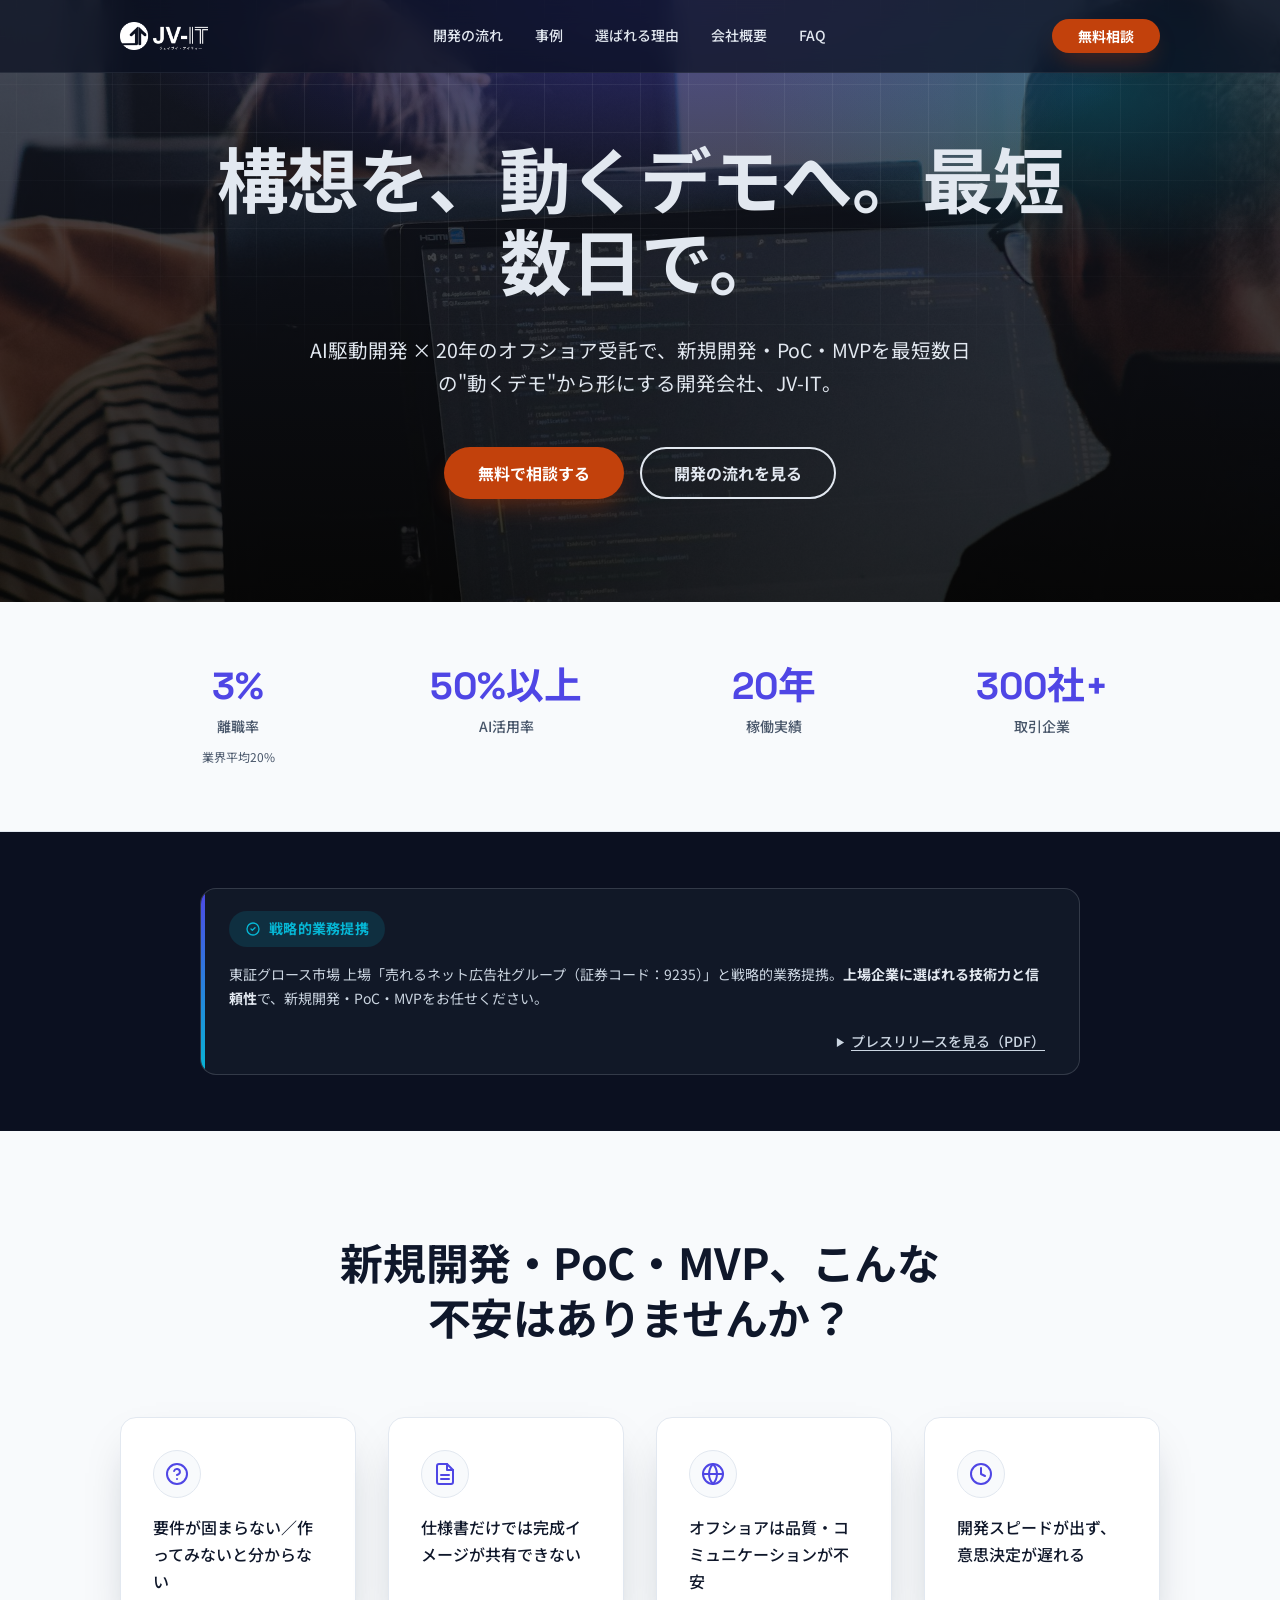
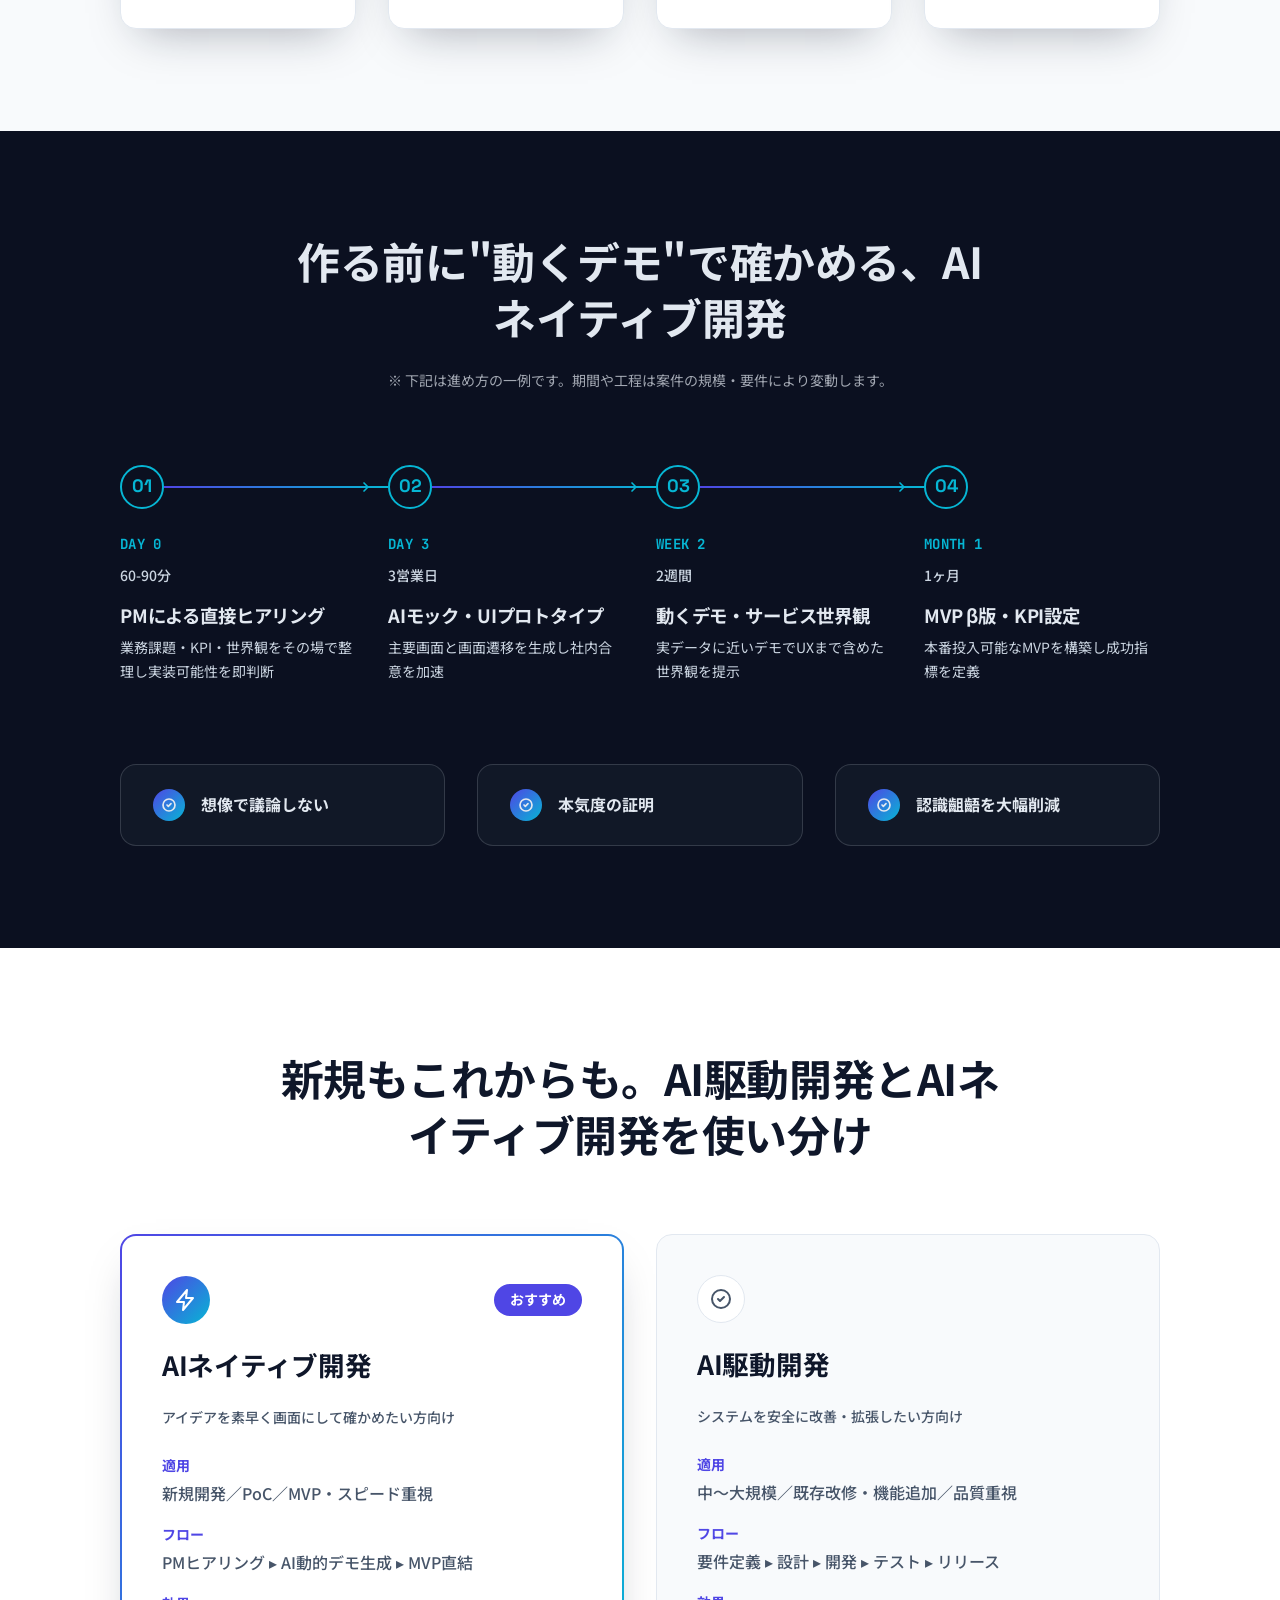
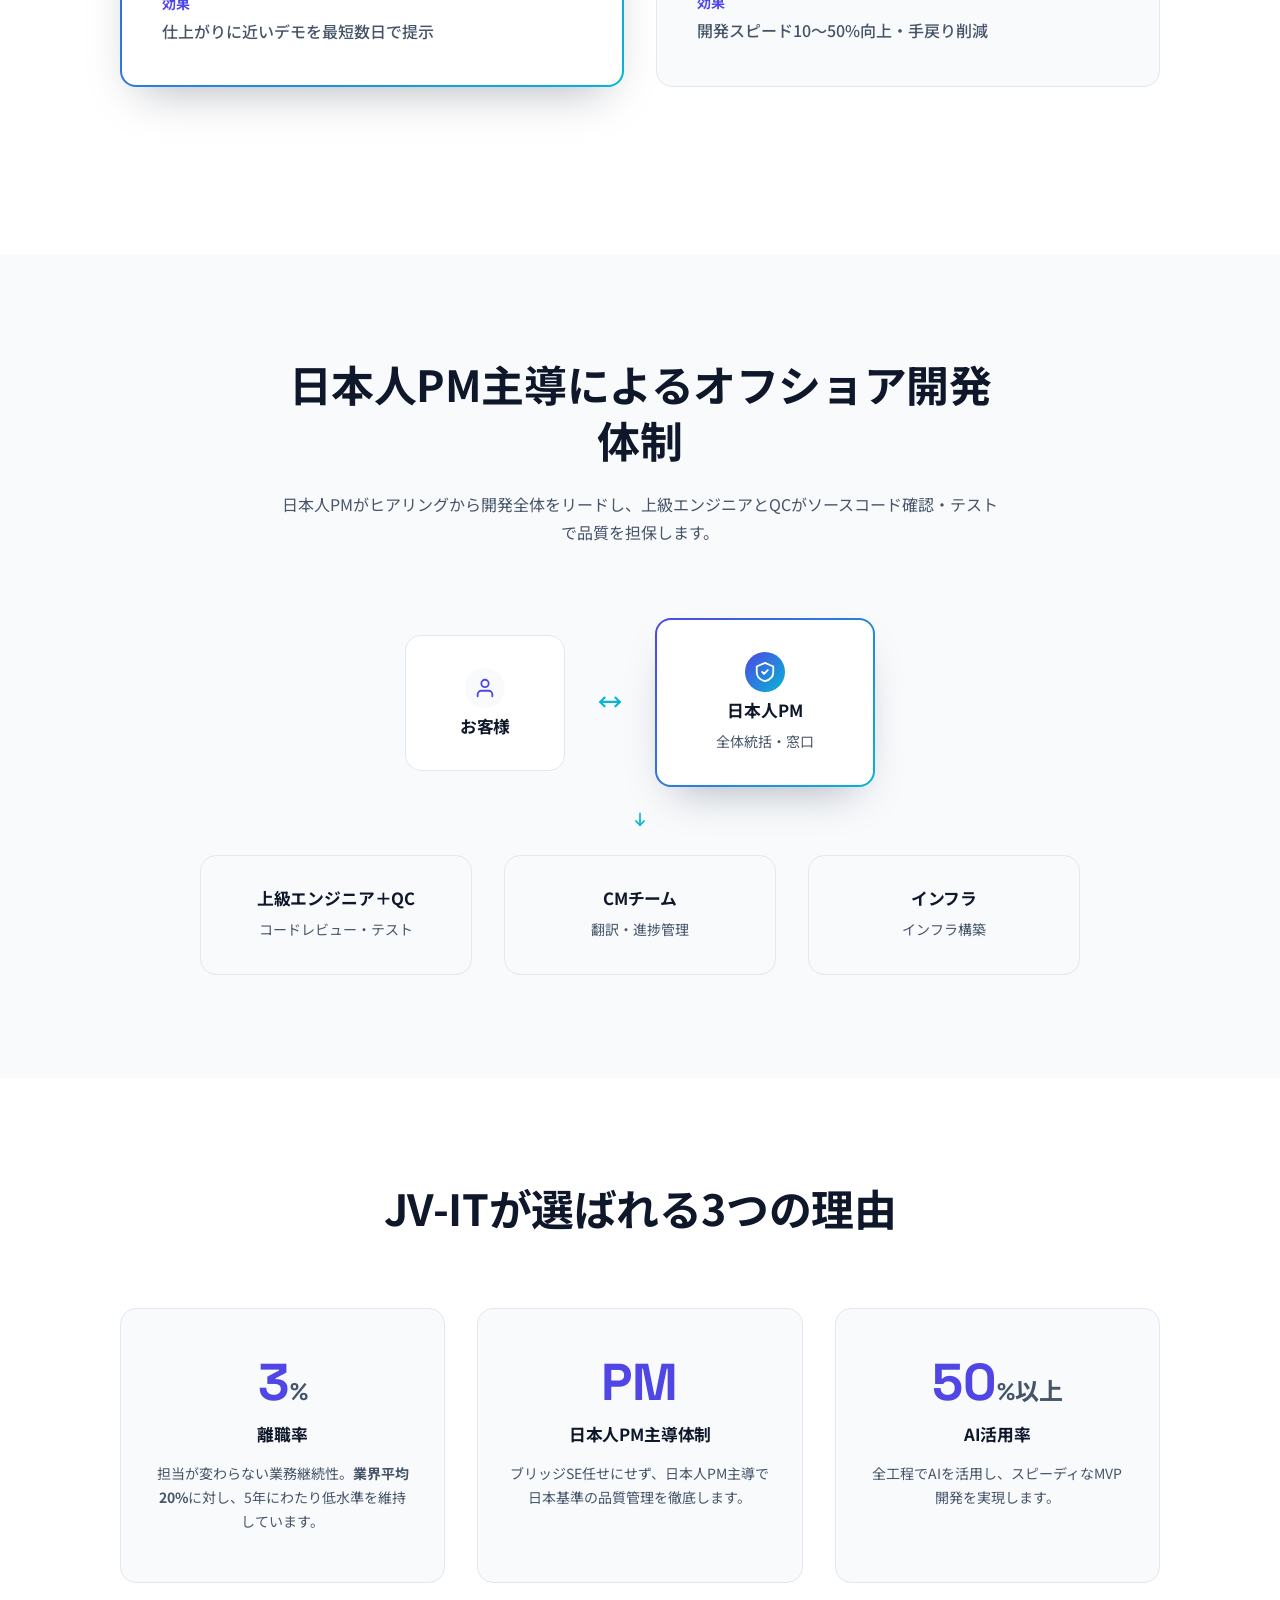
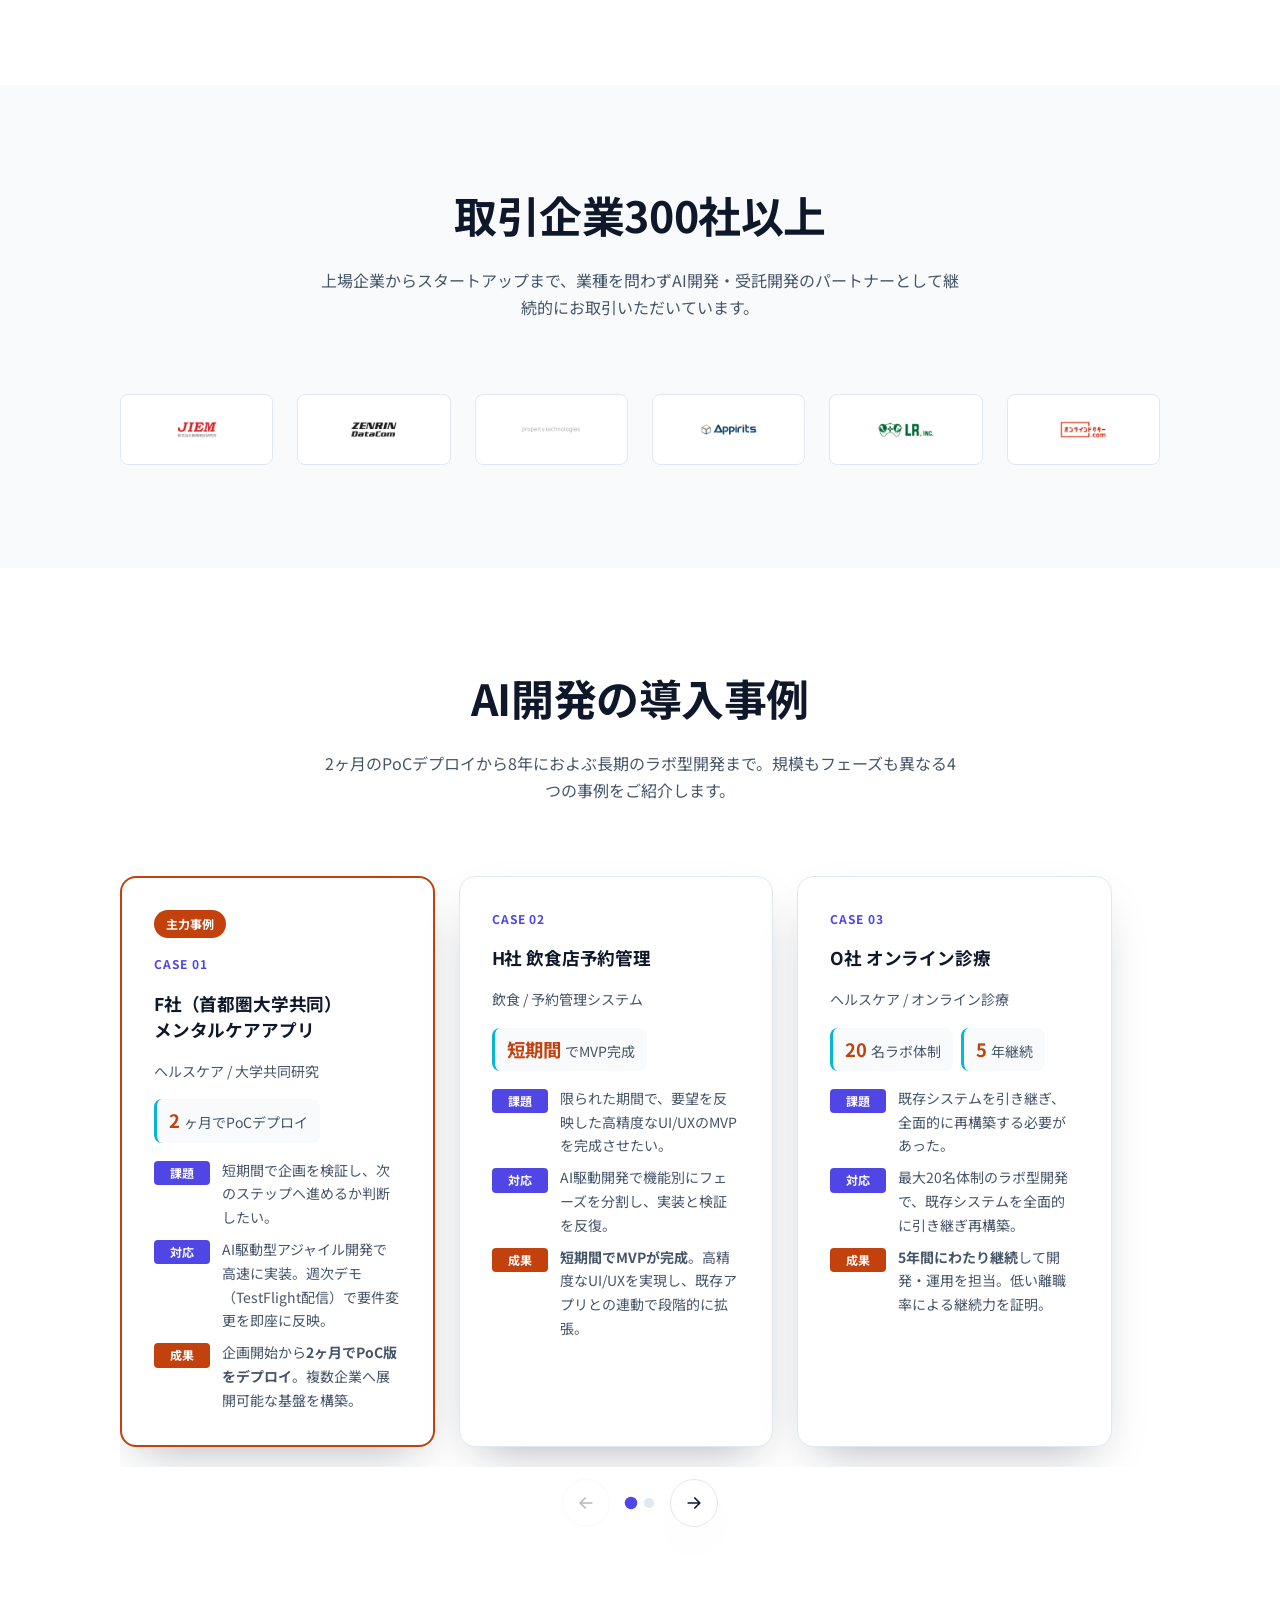
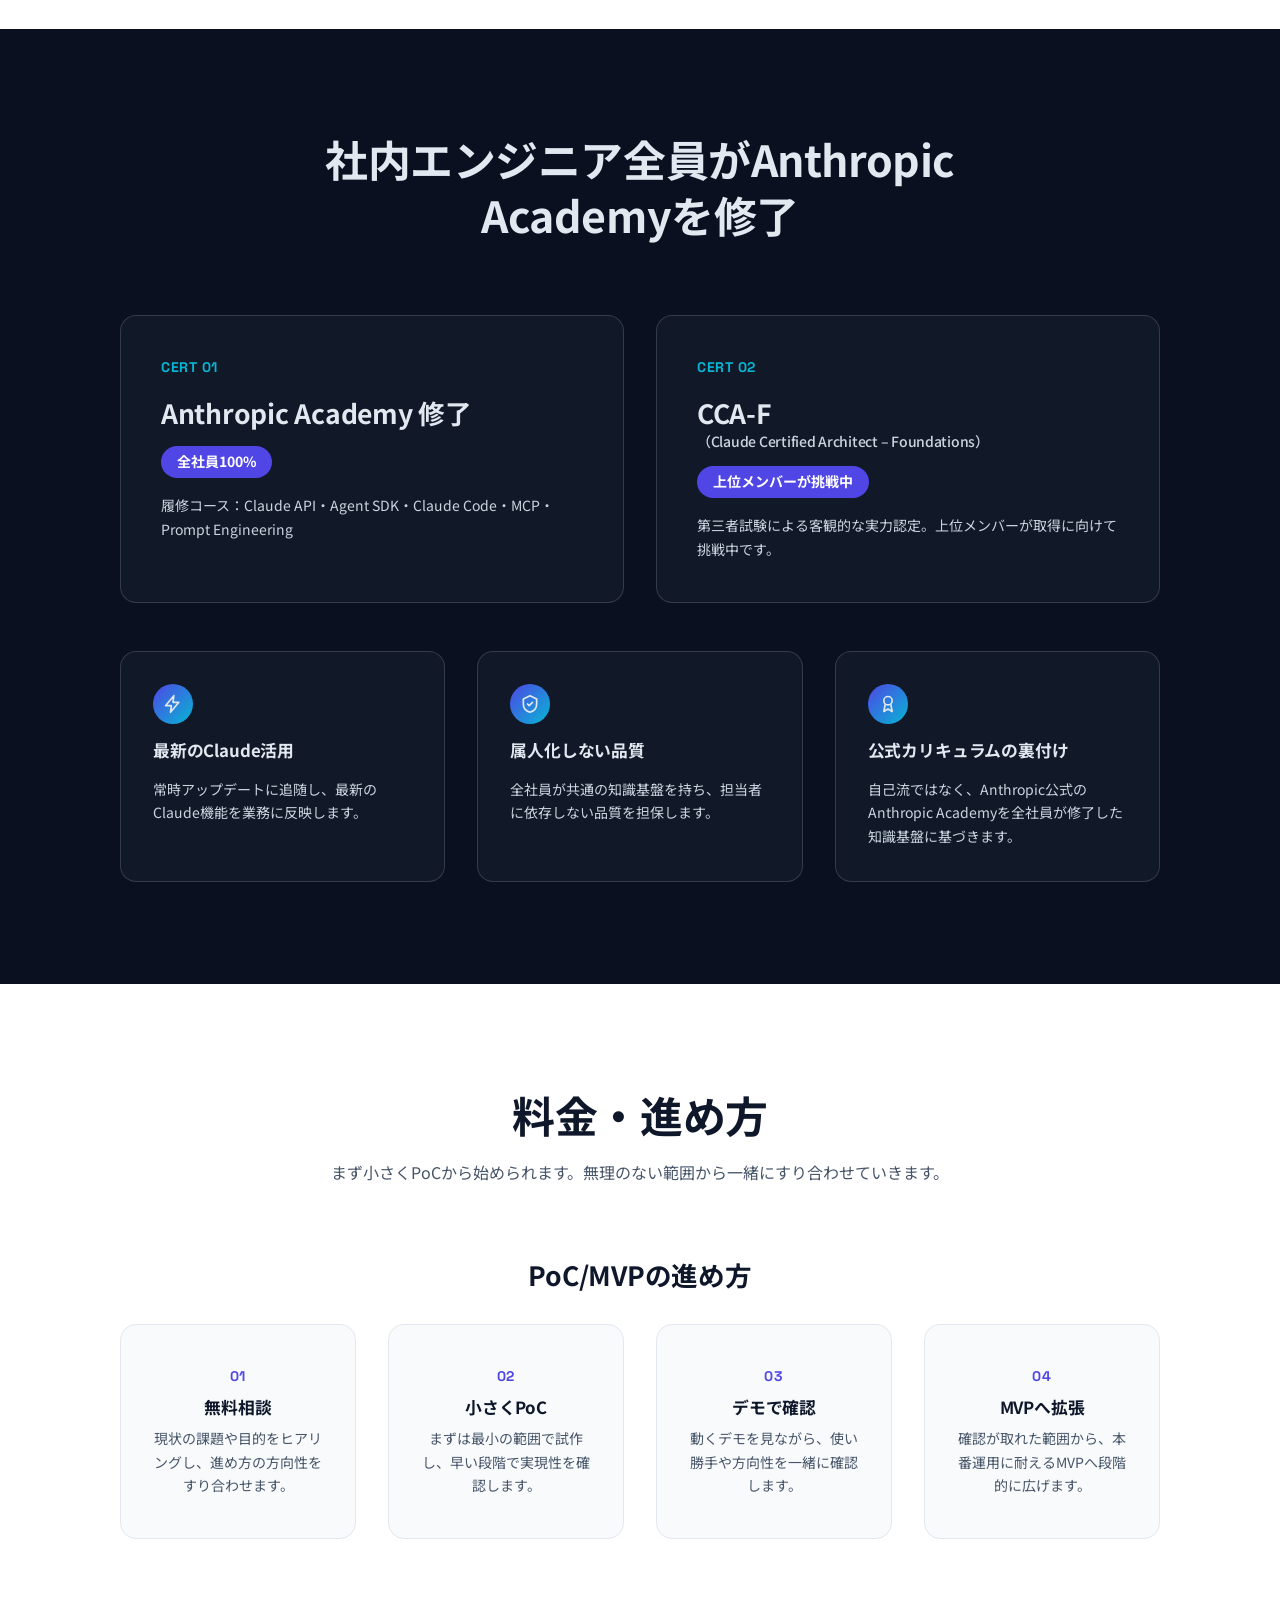
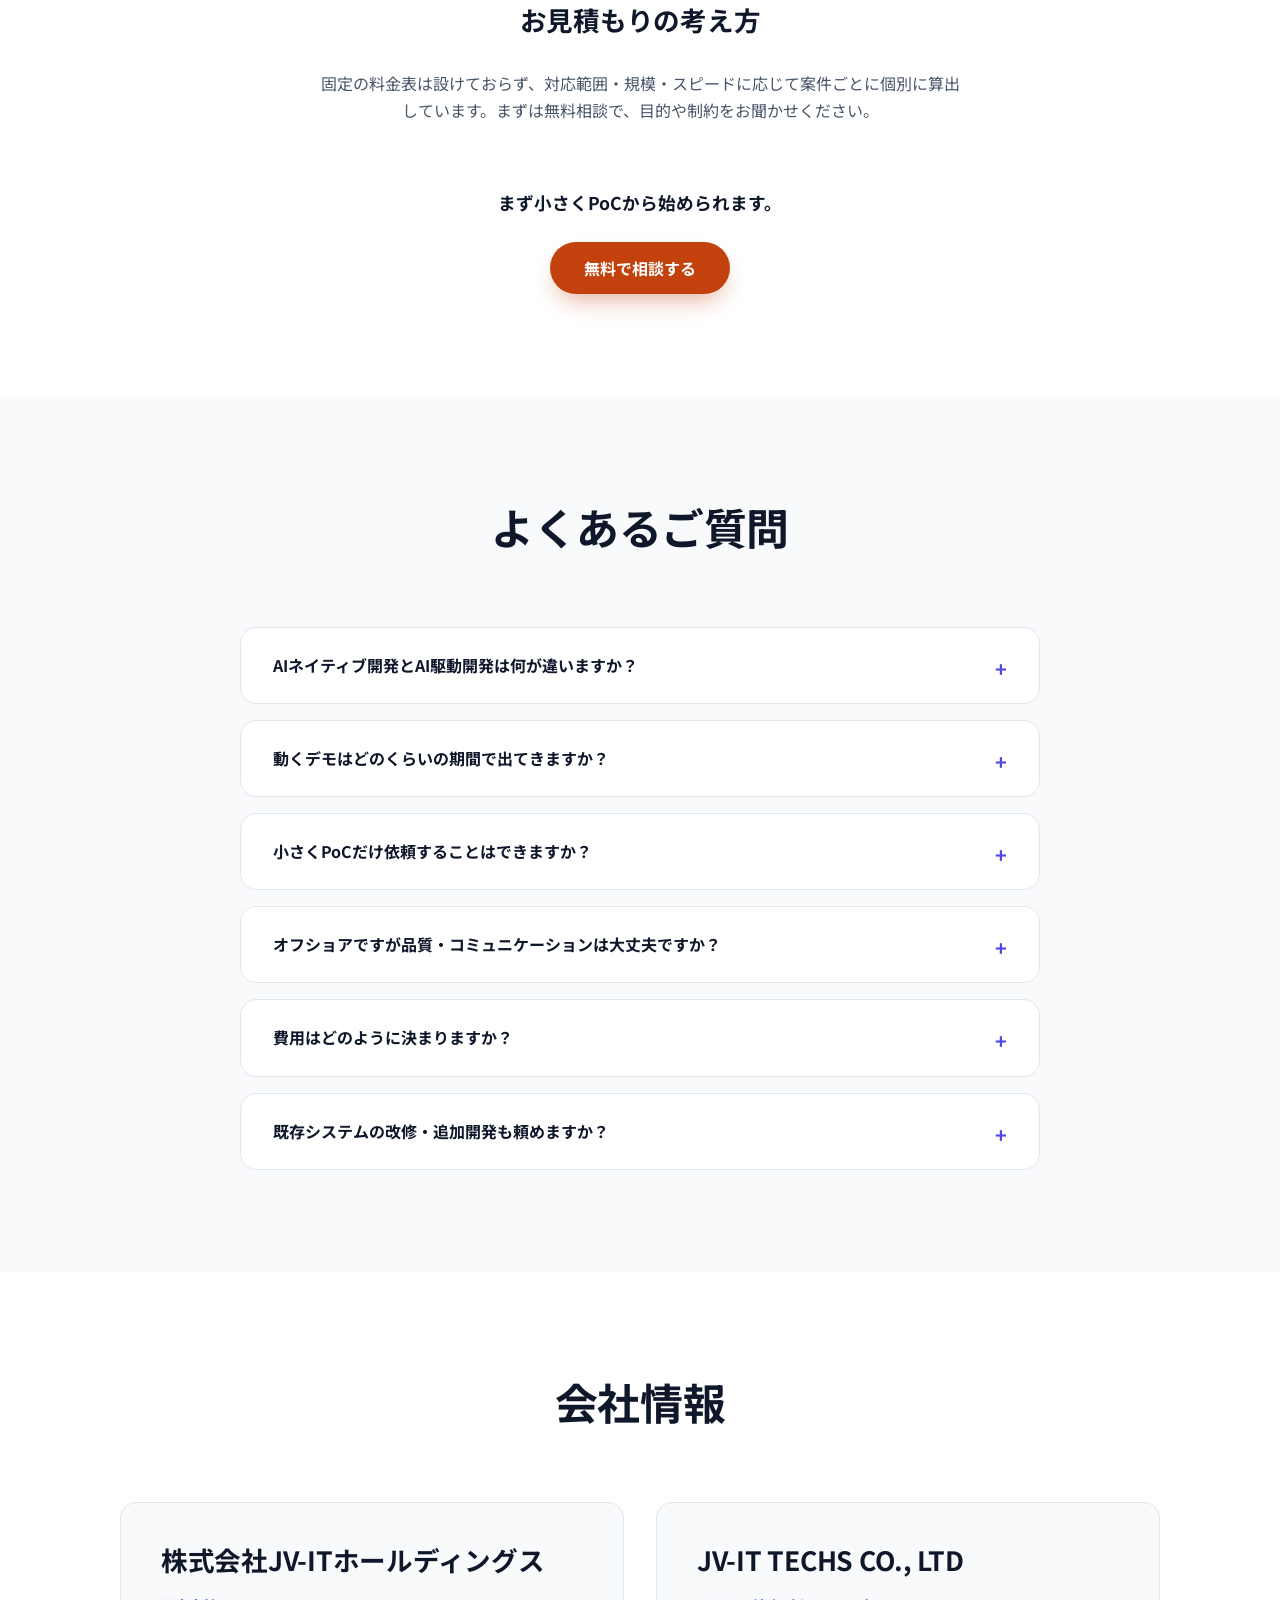
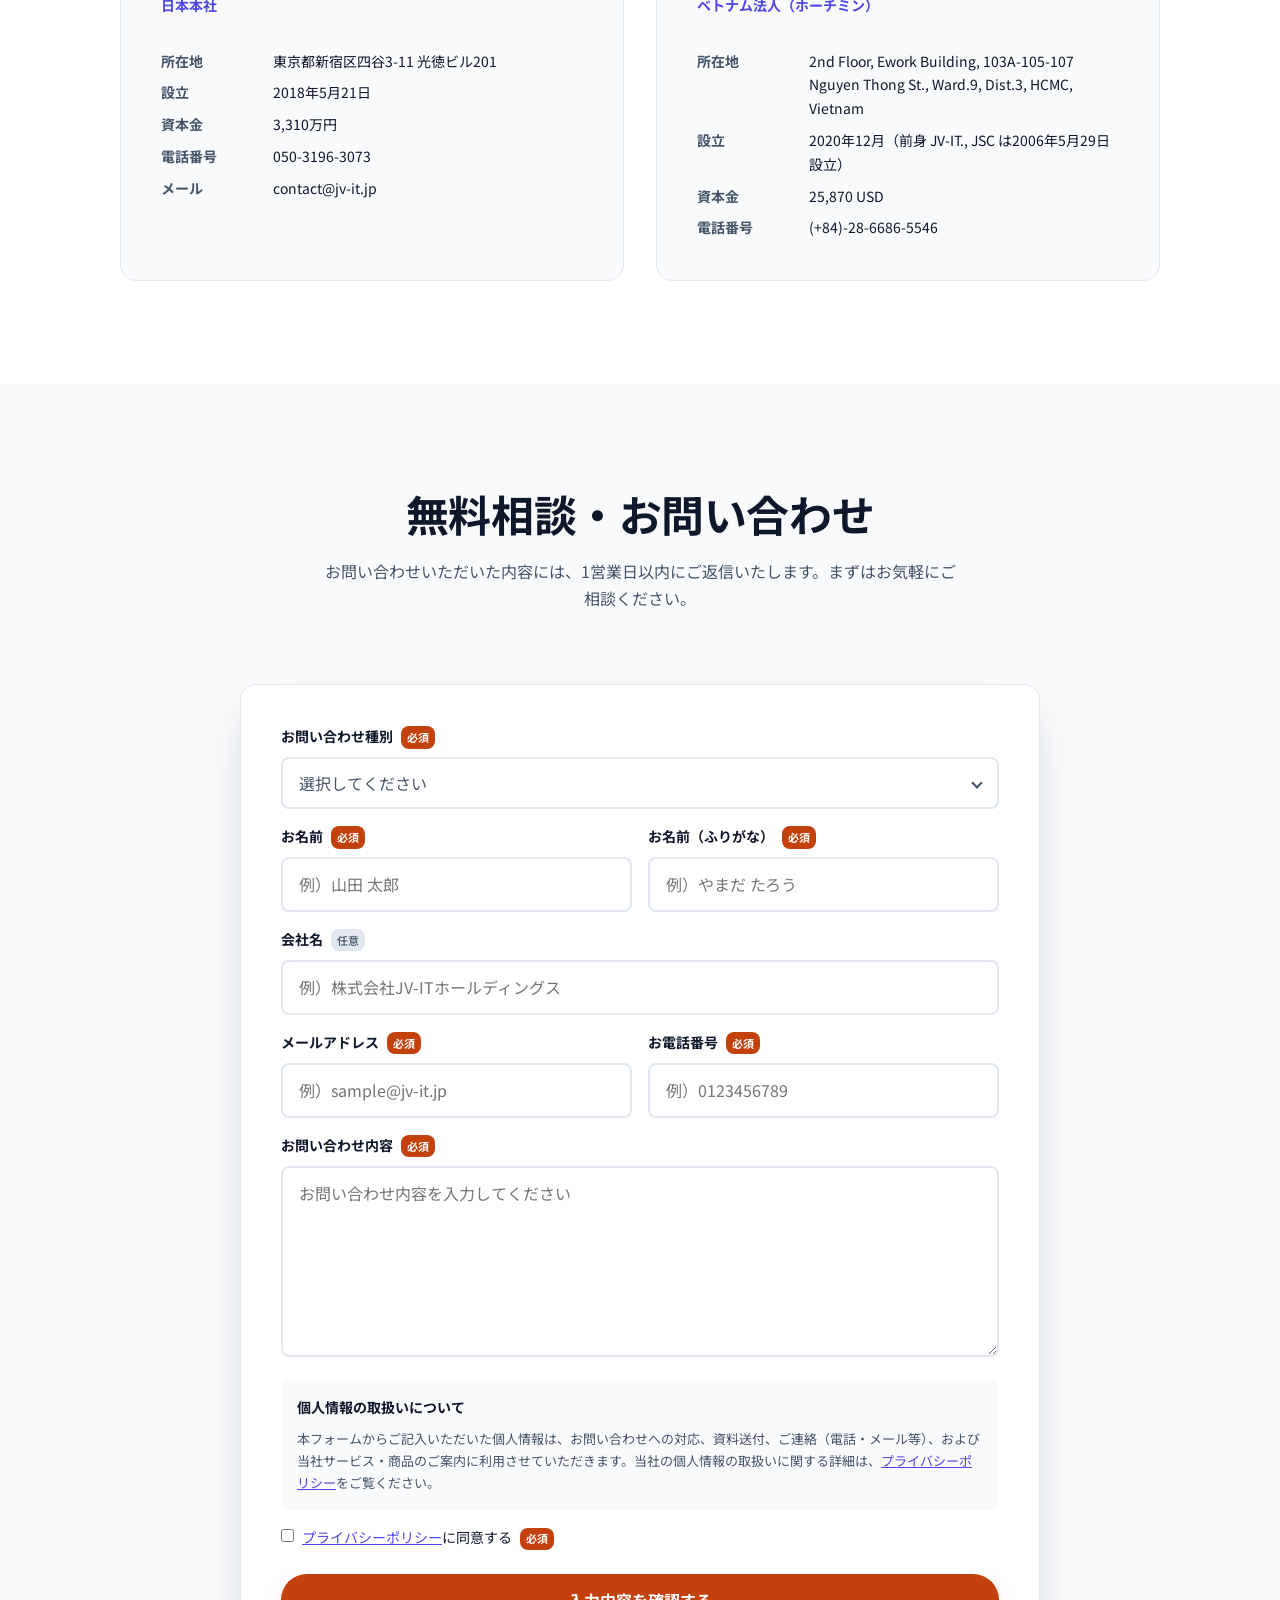
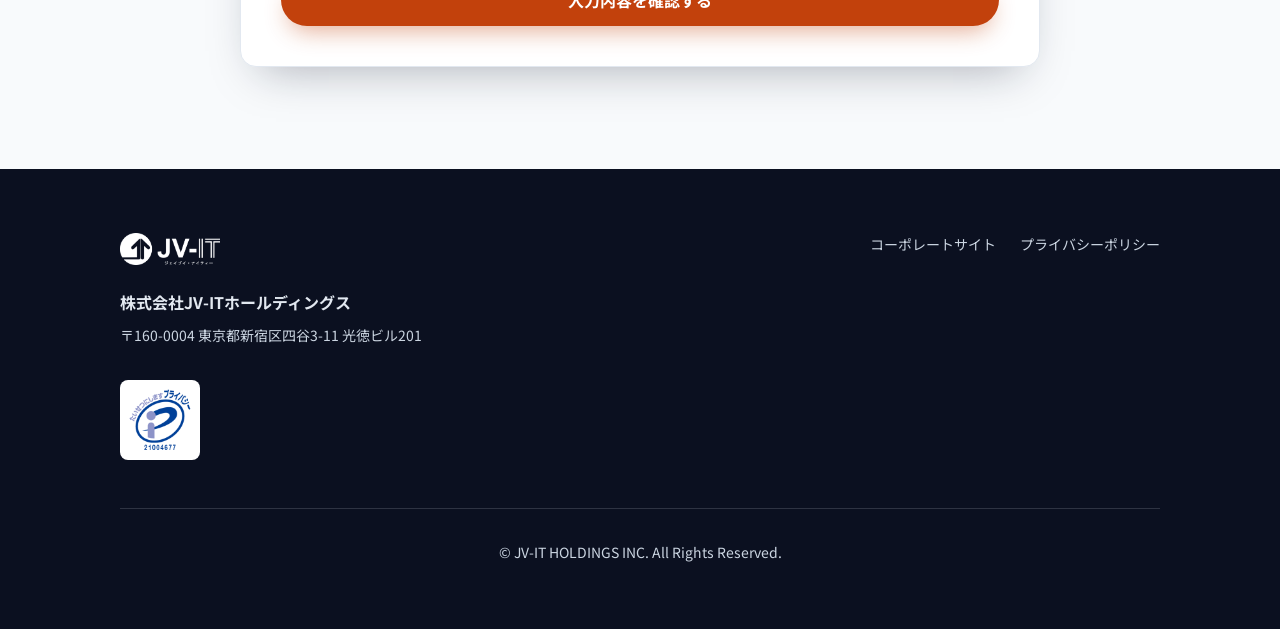
<file: ai-development/index.html>
<!DOCTYPE html>
<html lang="ja">
<head>
  <!-- Google Tag Manager -->
  <script>(function(w,d,s,l,i){w[l]=w[l]||[];w[l].push({'gtm.start':
  new Date().getTime(),event:'gtm.js'});var f=d.getElementsByTagName(s)[0],
  j=d.createElement(s),dl=l!='dataLayer'?'&l='+l:'';j.async=true;j.src=
  'https://www.googletagmanager.com/gtm.js?id='+i+dl;f.parentNode.insertBefore(j,f);
  })(window,document,'script','dataLayer','GTM-MM5FW5W9');</script>
  <!-- End Google Tag Manager -->
  <meta charset="UTF-8">
  <meta name="viewport" content="width=device-width, initial-scale=1.0">
  <title>AI駆動開発に強いオフショア受託開発会社｜動くデモを最短数日でMVPへ｜JV-IT</title>
  <meta name="description" content="AI駆動開発 × 20年のオフショア受託ノウハウで、新規サービス・PoC・MVPを最短数日の動くデモから形にする開発会社。日本人PM主導・エンジニア全員がAnthropic Academyを修了。まずは無料相談を。">
  <meta name="robots" content="index, follow">
  <link rel="canonical" href="https://jv-it.jp/lp/ai-development">

  <!-- OGP -->
  <meta property="og:type" content="website">
  <meta property="og:title" content="AI駆動開発に強いオフショア受託開発会社｜動くデモを最短数日でMVPへ｜JV-IT">
  <meta property="og:description" content="AI駆動開発 × 20年のオフショア受託ノウハウで、新規サービス・PoC・MVPを最短数日の動くデモから形にする開発会社。日本人PM主導・エンジニア全員がAnthropic Academyを修了。まずは無料相談を。">
  <meta property="og:url" content="https://jv-it.jp/lp/ai-development">
  <meta property="og:image" content="https://jv-it.jp/lp/ai-development/assets/img/og-image.jpg">

  <!-- Twitter Card -->
  <meta name="twitter:card" content="summary_large_image">
  <meta name="twitter:title" content="AI駆動開発に強いオフショア受託開発会社｜動くデモを最短数日でMVPへ｜JV-IT">
  <meta name="twitter:description" content="AI駆動開発 × 20年のオフショア受託ノウハウで、新規サービス・PoC・MVPを最短数日の動くデモから形にする開発会社。日本人PM主導・エンジニア全員がAnthropic Academyを修了。まずは無料相談を。">

  <!-- Favicon（本番 jv-it.jp と同一のアイコン） -->
  <link rel="icon" href="assets/img/favicon/favicon-32x32.png" sizes="32x32">
  <link rel="icon" href="assets/img/favicon/favicon-192x192.png" sizes="192x192">
  <link rel="apple-touch-icon" href="assets/img/favicon/apple-touch-icon.png">

  <!-- Fonts -->
  <link rel="preconnect" href="https://fonts.googleapis.com">
  <link rel="preconnect" href="https://fonts.gstatic.com" crossorigin>
  <link rel="stylesheet" href="https://fonts.googleapis.com/css2?family=Noto+Sans+JP:wght@400;500;700&family=Space+Grotesk:wght@500;700&family=JetBrains+Mono:wght@500&display=swap">

  <!-- CSS -->
  <link rel="stylesheet" href="assets/css/style.css">

  <!-- JS無効時のフォールバック：fade-in要素を表示状態にする -->
  <noscript><style>.fade-in{opacity:1 !important;transform:none !important}</style></noscript>

  <!-- Structured Data: Organization -->
  <script type="application/ld+json">
  {
    "@context": "https://schema.org",
    "@type": "Organization",
    "name": "株式会社JV-ITホールディングス",
    "alternateName": ["JV-IT", "JV-IT HOLDINGS"],
    "url": "https://jv-it.jp/",
    "logo": "https://jv-it.jp/lp/ai-development/assets/img/logo-jvit-black.png",
    "email": "contact@jv-it.jp",
    "telephone": "+81-50-3196-3073"
  }
  </script>

  <!-- Structured Data: Service -->
  <script type="application/ld+json">
  {
    "@context": "https://schema.org",
    "@type": "Service",
    "serviceType": "AI駆動開発／オフショア受託開発",
    "alternateName": ["AI駆動開発", "AIネイティブ開発", "オフショア開発", "受託開発", "オフショア開発会社", "受託開発会社", "AI開発会社", "MVP開発", "ラボ型開発"],
    "provider": {
      "@type": "Organization",
      "name": "株式会社JV-ITホールディングス"
    },
    "areaServed": "JP"
  }
  </script>

  <!-- Structured Data: FAQPage -->
  <script type="application/ld+json">
  {
    "@context": "https://schema.org",
    "@type": "FAQPage",
    "mainEntity": [
      {
        "@type": "Question",
        "name": "AIネイティブ開発とAI駆動開発は何が違いますか？",
        "acceptedAnswer": {
          "@type": "Answer",
          "text": "AIネイティブは新規/PoC/MVPを動くデモから最短で形にする手法。AI駆動は中〜大規模・既存改修で従来フローを高速化する手法。案件特性で使い分けます。"
        }
      },
      {
        "@type": "Question",
        "name": "動くデモはどのくらいの期間で出てきますか？",
        "acceptedAnswer": {
          "@type": "Answer",
          "text": "最短数日でAIモック、2週間で実データに近い動くデモを提示します。"
        }
      },
      {
        "@type": "Question",
        "name": "小さくPoCだけ依頼することはできますか？",
        "acceptedAnswer": {
          "@type": "Answer",
          "text": "可能です。まずPoCから始め、成果を見て段階的にMVP・本開発へ広げられます。"
        }
      },
      {
        "@type": "Question",
        "name": "オフショアですが品質・コミュニケーションは大丈夫ですか？",
        "acceptedAnswer": {
          "@type": "Answer",
          "text": "日本人PMが直接窓口・指揮し、離職率3%で担当が変わりません。全社員がClaude公式認定を取得しています。"
        }
      },
      {
        "@type": "Question",
        "name": "費用はどのように決まりますか？",
        "acceptedAnswer": {
          "@type": "Answer",
          "text": "対応範囲・規模・スピードに応じて個別に算出します。まずは無料相談でご要望をお聞かせください。"
        }
      },
      {
        "@type": "Question",
        "name": "既存システムの改修・追加開発も頼めますか？",
        "acceptedAnswer": {
          "@type": "Answer",
          "text": "可能です。中〜大規模・既存改修はAI駆動開発で品質を重視して対応します。"
        }
      }
    ]
  }
  </script>

  <!-- Structured Data: BreadcrumbList -->
  <script type="application/ld+json">
  {
    "@context": "https://schema.org",
    "@type": "BreadcrumbList",
    "itemListElement": [
      { "@type": "ListItem", "position": 1, "name": "ホーム", "item": "https://jv-it.jp/" },
      { "@type": "ListItem", "position": 2, "name": "AI開発（受託）", "item": "https://jv-it.jp/lp/ai-development" }
    ]
  }
  </script>
</head>
<body>
  <!-- Google Tag Manager (noscript) -->
  <noscript><iframe src="https://www.googletagmanager.com/ns.html?id=GTM-MM5FW5W9"
  height="0" width="0" style="display:none;visibility:hidden"></iframe></noscript>
  <!-- End Google Tag Manager (noscript) -->
  <!-- ヘッダー -->
  <header id="header" class="header">
    <div class="container header__inner">
      <a href="#hero" class="header__logo" aria-label="ページ上部へ戻る">
        <img src="assets/img/logo-jvit-white.png" alt="JV-IT" class="header__logo-img" width="2500" height="800">
      </a>
      <nav class="header__nav" aria-label="メインナビゲーション">
        <ul class="header__nav-list" role="list">
          <li><a href="#flow">開発の流れ</a></li>
          <li><a href="#cases">事例</a></li>
          <li><a href="#reasons">選ばれる理由</a></li>
          <li><a href="#company">会社概要</a></li>
          <li><a href="#faq">FAQ</a></li>
        </ul>
      </nav>
      <a href="#contact" class="btn btn--cta header__cta">無料相談</a>
    </div>
  </header>

  <main>
    <!-- ヒーロー（ダーク） -->
    <section id="hero" class="section section--dark hero">
      <div class="hero__bg" aria-hidden="true">
        <img src="assets/img/hero-bg.jpg" alt="" loading="eager" fetchpriority="high">
      </div>
      <div class="hero__overlay" aria-hidden="true"></div>
      <div class="container">
        <div class="hero__inner">
          <h1 class="hero__title">構想を、動くデモへ。最短数日で。</h1>
          <p class="hero__subtitle">AI駆動開発 × 20年のオフショア受託で、新規開発・PoC・MVPを最短数日の"動くデモ"から形にする開発会社、JV-IT。</p>
          <div class="hero__actions">
            <a href="#contact" class="btn btn--cta">無料で相談する</a>
            <a href="#flow" class="btn btn--ghost">開発の流れを見る</a>
          </div>
        </div>
      </div>
    </section>

    <!-- 信頼スタッツ帯 -->
    <section id="stats-bar" class="section section--soft stats-bar">
      <div class="container stats-bar__grid">
        <div class="stat fade-in">
          <span class="stat__value font-tech"><span data-count="3" data-suffix="%">3%</span></span>
          <span class="stat__label">離職率</span>
          <span class="stat__note">業界平均20%</span>
        </div>
        <div class="stat fade-in">
          <span class="stat__value font-tech"><span data-count="50" data-suffix="%以上">50%以上</span></span>
          <span class="stat__label">AI活用率</span>
        </div>
        <div class="stat fade-in">
          <span class="stat__value font-tech"><span data-count="20" data-suffix="年">20年</span></span>
          <span class="stat__label">稼働実績</span>
        </div>
        <div class="stat fade-in">
          <span class="stat__value font-tech"><span data-count="300" data-suffix="社+">300社+</span></span>
          <span class="stat__label">取引企業</span>
        </div>
      </div>
    </section>

    <!-- 信頼帯：9235提携（上場企業は「売れるネット広告社グループ」。JV-ITは業務提携パートナーであり、JV-IT自身が上場している訳ではない） -->
    <section id="trust" class="section section--dark trust-band" aria-label="上場企業との業務提携">
      <div class="container">
        <div class="trust-band__card">
          <span class="trust-band__badge">
            <svg viewBox="0 0 24 24" width="16" height="16" fill="none" stroke="currentColor" stroke-width="2" stroke-linecap="round" stroke-linejoin="round" aria-hidden="true"><path d="M9 12l2 2 4-4"/><circle cx="12" cy="12" r="9"/></svg>
            戦略的業務提携
          </span>
          <div class="trust-band__body">
            <!--
              業務提携先ロゴ：相手先の許諾が確認できたら、ロゴ画像を assets/img/partners/ に配置し、
              下記 figure のコメントを解除してください（src のファイル名は実ファイルに合わせて変更）。
              許諾未確認の間は、この figure をコメントアウトしたままにしておけばバッジ＋本文＋リンクのみ表示されます。
            <figure class="trust-band__partner">
              <img src="assets/img/partners/urerunet-group.png" alt="売れるネット広告社グループ ロゴ" width="160" height="48" loading="lazy">
              <figcaption class="trust-band__partner-label">業務提携先</figcaption>
            </figure>
            -->
            <p class="trust-band__text">
              東証グロース市場 上場「売れるネット広告社グループ（証券コード：9235）」と戦略的業務提携。<strong>上場企業に選ばれる技術力と信頼性</strong>で、新規開発・PoC・MVPをお任せください。
            </p>
          </div>
          <div class="trust-band__footer">
            <a class="trust-band__link" href="https://contents.xj-storage.jp/xcontents/AS04786/703c35fc/6003/450d/bd35/4101dc521b66/140120260515537812.pdf" target="_blank" rel="noopener">
              <svg class="trust-band__link-tri" viewBox="0 0 10 10" width="9" height="9" aria-hidden="true"><polygon points="1,0 9,5 1,10" fill="currentColor"/></svg>
              プレスリリースを見る（PDF）<span class="visually-hidden">（別ウィンドウで開きます）</span>
            </a>
          </div>
        </div>
      </div>
    </section>

    <!-- 課題提起（ライト） -->
    <section id="problems" class="section section--soft problems">
      <div class="container">
        <div class="problems__head">
          <h2 class="problems__title">新規開発・PoC・MVP、こんな不安はありませんか？</h2>
        </div>
        <div class="problems__grid" role="list">
          <div class="problem-card fade-in" role="listitem">
            <span class="problem-card__icon" aria-hidden="true">
              <svg viewBox="0 0 24 24" width="24" height="24" fill="none" stroke="currentColor" stroke-width="2" stroke-linecap="round" stroke-linejoin="round"><circle cx="12" cy="12" r="10"/><path d="M9.09 9a3 3 0 0 1 5.83 1c0 2-3 3-3 3"/><line x1="12" y1="17" x2="12.01" y2="17"/></svg>
            </span>
            <p class="problem-card__text">要件が固まらない／作ってみないと分からない</p>
          </div>
          <div class="problem-card fade-in" role="listitem">
            <span class="problem-card__icon" aria-hidden="true">
              <svg viewBox="0 0 24 24" width="24" height="24" fill="none" stroke="currentColor" stroke-width="2" stroke-linecap="round" stroke-linejoin="round"><path d="M14 2H6a2 2 0 0 0-2 2v16a2 2 0 0 0 2 2h12a2 2 0 0 0 2-2V8z"/><polyline points="14 2 14 8 20 8"/><line x1="8" y1="13" x2="16" y2="13"/><line x1="8" y1="17" x2="16" y2="17"/></svg>
            </span>
            <p class="problem-card__text">仕様書だけでは完成イメージが共有できない</p>
          </div>
          <div class="problem-card fade-in" role="listitem">
            <span class="problem-card__icon" aria-hidden="true">
              <svg viewBox="0 0 24 24" width="24" height="24" fill="none" stroke="currentColor" stroke-width="2" stroke-linecap="round" stroke-linejoin="round"><circle cx="12" cy="12" r="10"/><line x1="2" y1="12" x2="22" y2="12"/><path d="M12 2a15.3 15.3 0 0 1 4 10 15.3 15.3 0 0 1-4 10 15.3 15.3 0 0 1-4-10 15.3 15.3 0 0 1 4-10z"/></svg>
            </span>
            <p class="problem-card__text">オフショアは品質・コミュニケーションが不安</p>
          </div>
          <div class="problem-card fade-in" role="listitem">
            <span class="problem-card__icon" aria-hidden="true">
              <svg viewBox="0 0 24 24" width="24" height="24" fill="none" stroke="currentColor" stroke-width="2" stroke-linecap="round" stroke-linejoin="round"><circle cx="12" cy="12" r="10"/><polyline points="12 6 12 12 16 14"/></svg>
            </span>
            <p class="problem-card__text">開発スピードが出ず、意思決定が遅れる</p>
          </div>
        </div>
      </div>
    </section>

    <!-- AIネイティブ開発フロー（ダーク・看板セクション） -->
    <section id="flow" class="section section--dark flow">
      <div class="container">
        <div class="flow__head">
          <h2 class="flow__title">作る前に"動くデモ"で確かめる、AIネイティブ開発</h2>
          <p class="flow__note">※ 下記は進め方の一例です。期間や工程は案件の規模・要件により変動します。</p>
        </div>

        <ol class="flow__timeline" role="list">
          <li class="flow__step fade-in" role="listitem">
            <span class="flow__step-num font-tech" aria-hidden="true">01</span>
            <div class="flow__step-body">
              <span class="flow__step-label font-mono">DAY 0</span>
              <p class="flow__step-duration">60-90分</p>
              <h3 class="flow__step-title">PMによる直接ヒアリング</h3>
              <p class="flow__step-detail">業務課題・KPI・世界観をその場で整理し実装可能性を即判断</p>
            </div>
            <span class="flow__connector" aria-hidden="true">
              <svg viewBox="0 0 24 24" width="16" height="16" fill="none" stroke="currentColor" stroke-width="2.5" stroke-linecap="round" stroke-linejoin="round"><polyline points="9 6 15 12 9 18"/></svg>
            </span>
          </li>
          <li class="flow__step fade-in" role="listitem">
            <span class="flow__step-num font-tech" aria-hidden="true">02</span>
            <div class="flow__step-body">
              <span class="flow__step-label font-mono">DAY 3</span>
              <p class="flow__step-duration">3営業日</p>
              <h3 class="flow__step-title">AIモック・UIプロトタイプ</h3>
              <p class="flow__step-detail">主要画面と画面遷移を生成し社内合意を加速</p>
            </div>
            <span class="flow__connector" aria-hidden="true">
              <svg viewBox="0 0 24 24" width="16" height="16" fill="none" stroke="currentColor" stroke-width="2.5" stroke-linecap="round" stroke-linejoin="round"><polyline points="9 6 15 12 9 18"/></svg>
            </span>
          </li>
          <li class="flow__step fade-in" role="listitem">
            <span class="flow__step-num font-tech" aria-hidden="true">03</span>
            <div class="flow__step-body">
              <span class="flow__step-label font-mono">WEEK 2</span>
              <p class="flow__step-duration">2週間</p>
              <h3 class="flow__step-title">動くデモ・サービス世界観</h3>
              <p class="flow__step-detail">実データに近いデモでUXまで含めた世界観を提示</p>
            </div>
            <span class="flow__connector" aria-hidden="true">
              <svg viewBox="0 0 24 24" width="16" height="16" fill="none" stroke="currentColor" stroke-width="2.5" stroke-linecap="round" stroke-linejoin="round"><polyline points="9 6 15 12 9 18"/></svg>
            </span>
          </li>
          <li class="flow__step fade-in" role="listitem">
            <span class="flow__step-num font-tech" aria-hidden="true">04</span>
            <div class="flow__step-body">
              <span class="flow__step-label font-mono">MONTH 1</span>
              <p class="flow__step-duration">1ヶ月</p>
              <h3 class="flow__step-title">MVP β版・KPI設定</h3>
              <p class="flow__step-detail">本番投入可能なMVPを構築し成功指標を定義</p>
            </div>
          </li>
        </ol>

        <ul class="flow__effects" role="list">
          <li class="flow__effect" role="listitem">
            <span class="flow__effect-icon" aria-hidden="true">
              <svg viewBox="0 0 24 24" width="16" height="16" fill="none" stroke="currentColor" stroke-width="2.5" stroke-linecap="round" stroke-linejoin="round"><path d="M9 12l2 2 4-4"/><circle cx="12" cy="12" r="9"/></svg>
            </span>
            <p class="flow__effect-text">想像で議論しない</p>
          </li>
          <li class="flow__effect" role="listitem">
            <span class="flow__effect-icon" aria-hidden="true">
              <svg viewBox="0 0 24 24" width="16" height="16" fill="none" stroke="currentColor" stroke-width="2.5" stroke-linecap="round" stroke-linejoin="round"><path d="M9 12l2 2 4-4"/><circle cx="12" cy="12" r="9"/></svg>
            </span>
            <p class="flow__effect-text">本気度の証明</p>
          </li>
          <li class="flow__effect" role="listitem">
            <span class="flow__effect-icon" aria-hidden="true">
              <svg viewBox="0 0 24 24" width="16" height="16" fill="none" stroke="currentColor" stroke-width="2.5" stroke-linecap="round" stroke-linejoin="round"><path d="M9 12l2 2 4-4"/><circle cx="12" cy="12" r="9"/></svg>
            </span>
            <p class="flow__effect-text">認識齟齬を大幅削減</p>
          </li>
        </ul>
      </div>
    </section>

    <!-- 2つの開発スタイル併記（ライト） Task 7 -->
    <section id="styles" class="section styles">
      <div class="container">
        <div class="styles__head">
          <h2 class="styles__title">新規もこれからも。AI駆動開発とAIネイティブ開発を使い分け</h2>
        </div>

        <div class="styles__grid">
          <!-- 主役：AIネイティブ開発（新規/PoC/MVP・スピード重視） -->
          <article class="style-card style-card--primary fade-in">
            <div class="style-card__top">
              <span class="style-card__icon" aria-hidden="true">
                <svg viewBox="0 0 24 24" width="24" height="24" fill="none" stroke="currentColor" stroke-width="2" stroke-linecap="round" stroke-linejoin="round"><path d="M13 2 3 14h7l-1 8 10-12h-7l1-8z"/></svg>
              </span>
              <span class="style-card__badge">おすすめ</span>
            </div>
            <h3 class="style-card__title">AIネイティブ開発</h3>
            <p class="style-card__catch">アイデアを素早く画面にして確かめたい方向け</p>
            <dl class="style-card__meta">
              <div class="style-card__row">
                <dt>適用</dt>
                <dd>新規開発／PoC／MVP・スピード重視</dd>
              </div>
              <div class="style-card__row">
                <dt>フロー</dt>
                <dd>PMヒアリング ▸ AI動的デモ生成 ▸ MVP直結</dd>
              </div>
              <div class="style-card__row">
                <dt>効果</dt>
                <dd>仕上がりに近いデモを最短数日で提示</dd>
              </div>
            </dl>
          </article>

          <!-- 従：AI駆動開発（中〜大規模/既存改修・品質重視） -->
          <article class="style-card style-card--secondary fade-in">
            <div class="style-card__top">
              <span class="style-card__icon" aria-hidden="true">
                <svg viewBox="0 0 24 24" width="24" height="24" fill="none" stroke="currentColor" stroke-width="2" stroke-linecap="round" stroke-linejoin="round"><path d="M9 12l2 2 4-4"/><circle cx="12" cy="12" r="9"/></svg>
              </span>
            </div>
            <h3 class="style-card__title">AI駆動開発</h3>
            <p class="style-card__catch">システムを安全に改善・拡張したい方向け</p>
            <dl class="style-card__meta">
              <div class="style-card__row">
                <dt>適用</dt>
                <dd>中〜大規模／既存改修・機能追加／品質重視</dd>
              </div>
              <div class="style-card__row">
                <dt>フロー</dt>
                <dd>要件定義 ▸ 設計 ▸ 開発 ▸ テスト ▸ リリース</dd>
              </div>
              <div class="style-card__row">
                <dt>効果</dt>
                <dd>開発スピード10〜50%向上・手戻り削減</dd>
              </div>
            </dl>
          </article>
        </div>
      </div>
    </section>

    <!-- 開発体制（AIネイティブ・日本人PM主導）（ライト） Task 8 -->
    <section id="team" class="section section--soft team">
      <div class="container">
        <div class="team__head">
          <h2 class="team__title">日本人PM主導によるオフショア開発体制</h2>
          <p class="team__lead">日本人PMがヒアリングから開発全体をリードし、上級エンジニアとQCがソースコード確認・テストで品質を担保します。</p>
        </div>

        <div class="team__diagram">
          <div class="team__top-row">
            <div class="team__node team__node--client">
              <span class="team__node-icon" aria-hidden="true">
                <svg viewBox="0 0 24 24" width="22" height="22" fill="none" stroke="currentColor" stroke-width="2" stroke-linecap="round" stroke-linejoin="round"><path d="M20 21v-2a4 4 0 0 0-4-4H8a4 4 0 0 0-4 4v2"/><circle cx="12" cy="7" r="4"/></svg>
              </span>
              <h3 class="team__node-title">お客様</h3>
            </div>

            <span class="team__arrow team__arrow--bidirectional" aria-hidden="true">
              <svg viewBox="0 0 24 24" width="26" height="26" fill="none" stroke="currentColor" stroke-width="2" stroke-linecap="round" stroke-linejoin="round"><polyline points="7 7 3 11 7 15"/><line x1="3" y1="11" x2="21" y2="11"/><polyline points="17 7 21 11 17 15"/></svg>
            </span>

            <div class="team__node team__node--pm">
              <span class="team__node-icon" aria-hidden="true">
                <svg viewBox="0 0 24 24" width="22" height="22" fill="none" stroke="currentColor" stroke-width="2" stroke-linecap="round" stroke-linejoin="round"><path d="M12 2 3 6v6c0 5 3.8 8.7 9 10 5.2-1.3 9-5 9-10V6l-9-4z"/><path d="M9 12l2 2 4-4"/></svg>
              </span>
              <h3 class="team__node-title">日本人PM</h3>
              <p class="team__node-desc">全体統括・窓口</p>
            </div>
          </div>

          <span class="team__trunk" aria-hidden="true">
            <svg viewBox="0 0 24 24" width="20" height="20" fill="none" stroke="currentColor" stroke-width="2" stroke-linecap="round" stroke-linejoin="round"><line x1="12" y1="3" x2="12" y2="17"/><polyline points="7 12 12 17 17 12"/></svg>
          </span>

          <div class="team__branches" role="list">
            <div class="team__node team__node--branch" role="listitem">
              <h4 class="team__node-title">上級エンジニア＋QC</h4>
              <p class="team__node-desc">コードレビュー・テスト</p>
            </div>
            <div class="team__node team__node--branch" role="listitem">
              <h4 class="team__node-title">CMチーム</h4>
              <p class="team__node-desc">翻訳・進捗管理</p>
            </div>
            <div class="team__node team__node--branch" role="listitem">
              <h4 class="team__node-title">インフラ</h4>
              <p class="team__node-desc">インフラ構築</p>
            </div>
          </div>
        </div>
      </div>
    </section>

    <!-- 選ばれる3つの理由（ライト） -->
    <section id="reasons" class="section reasons">
      <div class="container">
        <div class="reasons__head">
          <h2 class="reasons__title">JV-ITが選ばれる3つの理由</h2>
        </div>

        <div class="reasons__grid">
          <div class="reason-card fade-in">
            <p class="reason-card__value font-tech">3<span class="reason-card__unit">%</span></p>
            <h3 class="reason-card__title">離職率</h3>
            <p class="reason-card__text">担当が変わらない業務継続性。<strong>業界平均20%</strong>に対し、5年にわたり低水準を維持しています。</p>
          </div>

          <div class="reason-card fade-in">
            <p class="reason-card__value font-tech">PM</p>
            <h3 class="reason-card__title">日本人PM主導体制</h3>
            <p class="reason-card__text">ブリッジSE任せにせず、日本人PM主導で日本基準の品質管理を徹底します。</p>
          </div>

          <div class="reason-card fade-in">
            <p class="reason-card__value font-tech">50<span class="reason-card__unit">%以上</span></p>
            <h3 class="reason-card__title">AI活用率</h3>
            <p class="reason-card__text">全工程でAIを活用し、スピーディなMVP開発を実現します。</p>
          </div>
        </div>
      </div>
    </section>

    <section id="clients" class="section section--soft" aria-labelledby="clients-heading">
      <div class="container">
        <div class="clients__head">
          <h2 class="clients__title" id="clients-heading">取引企業300社以上</h2>
          <p class="clients__lead">上場企業からスタートアップまで、業種を問わずAI開発・受託開発のパートナーとして継続的にお取引いただいています。</p>
        </div>
        <ul class="clients__logos" role="list" aria-label="取引企業ロゴ">
          <li class="clients__logo"><img src="assets/img/clients/client-01.png" alt="取引先企業ロゴ 01" width="180" height="84" loading="lazy"></li>
          <li class="clients__logo"><img src="assets/img/clients/client-02.png" alt="取引先企業ロゴ 02" width="180" height="84" loading="lazy"></li>
          <li class="clients__logo"><img src="assets/img/clients/client-03.png" alt="取引先企業ロゴ 03" width="180" height="84" loading="lazy"></li>
          <li class="clients__logo"><img src="assets/img/clients/client-04.png" alt="取引先企業ロゴ 04" width="180" height="84" loading="lazy"></li>
          <li class="clients__logo"><img src="assets/img/clients/client-05.png" alt="取引先企業ロゴ 05" width="180" height="84" loading="lazy"></li>
          <li class="clients__logo"><img src="assets/img/clients/client-06.png" alt="取引先企業ロゴ 06" width="180" height="84" loading="lazy"></li>
          <!-- 許諾確認後に追加：
          <li class="clients__logo"><img src="assets/img/clients/client-07.png" alt="○○株式会社" width="180" height="84" loading="lazy"></li>
          -->
        </ul>
      </div>
    </section>

    <!-- 導入事例カルーセル（F社2ヶ月PoCを主役に） -->
    <section id="cases" class="section">
      <div class="container">
        <h2 class="cases__title">AI開発の導入事例</h2>
        <p class="cases__lead">2ヶ月のPoCデプロイから8年におよぶ長期のラボ型開発まで。規模もフェーズも異なる4つの事例をご紹介します。</p>

        <div class="carousel" data-carousel>
          <div class="carousel__viewport">
            <ul class="carousel__track">
              <li class="case-card case-card--lead fade-in">
                <span class="case-card__flag">主力事例</span>
                <p class="case-card__no">CASE 01</p>
                <h3 class="case-card__title">F社（首都圏大学共同）<br>メンタルケアアプリ</h3>
                <p class="case-card__tag">ヘルスケア / 大学共同研究</p>
                <div class="case-card__stats">
                  <span class="case-card__stat"><b>2</b>ヶ月でPoCデプロイ</span>
                </div>
                <dl class="case-card__ba">
                  <dt>課題</dt>
                  <dd>短期間で企画を検証し、次のステップへ進めるか判断したい。</dd>
                  <dt>対応</dt>
                  <dd>AI駆動型アジャイル開発で高速に実装。週次デモ（TestFlight配信）で要件変更を即座に反映。</dd>
                  <dt>成果</dt>
                  <dd>企画開始から<strong>2ヶ月でPoC版をデプロイ</strong>。複数企業へ展開可能な基盤を構築。</dd>
                </dl>
              </li>
              <li class="case-card fade-in">
                <p class="case-card__no">CASE 02</p>
                <h3 class="case-card__title">H社 飲食店予約管理</h3>
                <p class="case-card__tag">飲食 / 予約管理システム</p>
                <div class="case-card__stats">
                  <span class="case-card__stat"><b>短期間</b>でMVP完成</span>
                </div>
                <dl class="case-card__ba">
                  <dt>課題</dt>
                  <dd>限られた期間で、要望を反映した高精度なUI/UXのMVPを完成させたい。</dd>
                  <dt>対応</dt>
                  <dd>AI駆動開発で機能別にフェーズを分割し、実装と検証を反復。</dd>
                  <dt>成果</dt>
                  <dd><strong>短期間でMVPが完成</strong>。高精度なUI/UXを実現し、既存アプリとの連動で段階的に拡張。</dd>
                </dl>
              </li>
              <li class="case-card fade-in">
                <p class="case-card__no">CASE 03</p>
                <h3 class="case-card__title">O社 オンライン診療</h3>
                <p class="case-card__tag">ヘルスケア / オンライン診療</p>
                <div class="case-card__stats">
                  <span class="case-card__stat"><b>20</b>名ラボ体制</span>
                  <span class="case-card__stat"><b>5</b>年継続</span>
                </div>
                <dl class="case-card__ba">
                  <dt>課題</dt>
                  <dd>既存システムを引き継ぎ、全面的に再構築する必要があった。</dd>
                  <dt>対応</dt>
                  <dd>最大20名体制のラボ型開発で、既存システムを全面的に引き継ぎ再構築。</dd>
                  <dt>成果</dt>
                  <dd><strong>5年間にわたり継続</strong>して開発・運用を担当。低い離職率による継続力を証明。</dd>
                </dl>
              </li>
              <li class="case-card fade-in">
                <p class="case-card__no">CASE 04</p>
                <h3 class="case-card__title">U社 広告配信</h3>
                <p class="case-card__tag">広告配信 / AWS基盤</p>
                <div class="case-card__stats">
                  <span class="case-card__stat"><b>30</b>名ラボ体制</span>
                  <span class="case-card__stat"><b>8</b>年継続</span>
                </div>
                <dl class="case-card__ba">
                  <dt>課題</dt>
                  <dd>大規模なAWS基盤の開発・運用・監視を任せられるパートナーが必要だった。</dd>
                  <dt>対応</dt>
                  <dd>最大30名体制のラボ型開発で、大規模AWS基盤の開発・運用・監視を一括担当。</dd>
                  <dt>成果</dt>
                  <dd><strong>8年間にわたり継続</strong>して開発・運用を担当。長期の継続力を証明。</dd>
                </dl>
              </li>
            </ul>
          </div>
          <div class="carousel__controls">
            <button type="button" class="carousel__btn carousel__btn--prev" data-carousel-prev aria-label="前の事例を表示">
              <svg viewBox="0 0 24 24" fill="none" stroke="currentColor" stroke-width="2" stroke-linecap="round" stroke-linejoin="round" aria-hidden="true"><path d="M19 12H5M11 6l-6 6 6 6"/></svg>
            </button>
            <div class="carousel__dots" data-carousel-dots role="tablist" aria-label="事例の表示位置"></div>
            <button type="button" class="carousel__btn carousel__btn--next" data-carousel-next aria-label="次の事例を表示">
              <svg viewBox="0 0 24 24" fill="none" stroke="currentColor" stroke-width="2" stroke-linecap="round" stroke-linejoin="round" aria-hidden="true"><path d="M5 12h14M13 6l6 6-6 6"/></svg>
            </button>
          </div>
        </div>
      </div>
    </section>

    <!-- Claude公式認定の体制（ダーク） Task 12 -->
    <section id="certification" class="section section--dark certification">
      <div class="container">
        <div class="certification__head">
          <h2 class="certification__title">社内エンジニア全員がAnthropic Academyを修了</h2>
        </div>

        <div class="certification__grid">
          <article class="cert-card fade-in">
            <p class="cert-card__no font-tech">CERT 01</p>
            <h3 class="cert-card__title">Anthropic Academy 修了</h3>
            <p class="cert-card__badge">全社員100%</p>
            <p class="cert-card__text">履修コース：Claude API・Agent SDK・Claude Code・MCP・Prompt Engineering</p>
          </article>

          <article class="cert-card fade-in">
            <p class="cert-card__no font-tech">CERT 02</p>
            <h3 class="cert-card__title">CCA-F<span class="cert-card__title-sub">（Claude Certified Architect – Foundations）</span></h3>
            <p class="cert-card__badge">上位メンバーが挑戦中</p>
            <p class="cert-card__text">第三者試験による客観的な実力認定。上位メンバーが取得に向けて挑戦中です。</p>
          </article>
        </div>

        <ul class="certification__values" role="list">
          <li class="cert-value">
            <span class="cert-value__icon" aria-hidden="true">
              <svg viewBox="0 0 24 24" width="20" height="20" fill="none" stroke="currentColor" stroke-width="2" stroke-linecap="round" stroke-linejoin="round"><path d="M13 2 3 14h7l-1 8 10-12h-7l1-8z"/></svg>
            </span>
            <h3 class="cert-value__title">最新のClaude活用</h3>
            <p class="cert-value__text">常時アップデートに追随し、最新のClaude機能を業務に反映します。</p>
          </li>
          <li class="cert-value">
            <span class="cert-value__icon" aria-hidden="true">
              <svg viewBox="0 0 24 24" width="20" height="20" fill="none" stroke="currentColor" stroke-width="2" stroke-linecap="round" stroke-linejoin="round"><path d="M12 2 4 6v6c0 5 3.5 8.5 8 10 4.5-1.5 8-5 8-10V6l-8-4z"/><path d="M9 12l2 2 4-4"/></svg>
            </span>
            <h3 class="cert-value__title">属人化しない品質</h3>
            <p class="cert-value__text">全社員が共通の知識基盤を持ち、担当者に依存しない品質を担保します。</p>
          </li>
          <li class="cert-value">
            <span class="cert-value__icon" aria-hidden="true">
              <svg viewBox="0 0 24 24" width="20" height="20" fill="none" stroke="currentColor" stroke-width="2" stroke-linecap="round" stroke-linejoin="round"><circle cx="12" cy="8" r="5"/><path d="M8.5 13 7 21l5-3 5 3-1.5-8"/></svg>
            </span>
            <h3 class="cert-value__title">公式カリキュラムの裏付け</h3>
            <p class="cert-value__text">自己流ではなく、Anthropic公式のAnthropic Academyを全社員が修了した知識基盤に基づきます。</p>
          </li>
        </ul>
      </div>
    </section>

    <!-- 料金・進め方（ライト） Task 13 -->
    <section id="pricing" class="section pricing">
      <div class="container">
        <div class="pricing__head">
          <h2 class="pricing__title">料金・進め方</h2>
          <p class="pricing__lead">まず小さくPoCから始められます。無理のない範囲から一緒にすり合わせていきます。</p>
        </div>

        <div class="pricing__block">
          <h3 class="pricing__block-title">PoC/MVPの進め方</h3>
          <ol class="pricing__steps" role="list">
            <li class="pricing-step fade-in">
              <span class="pricing-step__num font-tech" aria-hidden="true">01</span>
              <h4 class="pricing-step__title">無料相談</h4>
              <p class="pricing-step__text">現状の課題や目的をヒアリングし、進め方の方向性をすり合わせます。</p>
            </li>
            <li class="pricing-step fade-in">
              <span class="pricing-step__num font-tech" aria-hidden="true">02</span>
              <h4 class="pricing-step__title">小さくPoC</h4>
              <p class="pricing-step__text">まずは最小の範囲で試作し、早い段階で実現性を確認します。</p>
            </li>
            <li class="pricing-step fade-in">
              <span class="pricing-step__num font-tech" aria-hidden="true">03</span>
              <h4 class="pricing-step__title">デモで確認</h4>
              <p class="pricing-step__text">動くデモを見ながら、使い勝手や方向性を一緒に確認します。</p>
            </li>
            <li class="pricing-step fade-in">
              <span class="pricing-step__num font-tech" aria-hidden="true">04</span>
              <h4 class="pricing-step__title">MVPへ拡張</h4>
              <p class="pricing-step__text">確認が取れた範囲から、本番運用に耐えるMVPへ段階的に広げます。</p>
            </li>
          </ol>
        </div>

        <div class="pricing__block">
          <h3 class="pricing__block-title">お見積もりの考え方</h3>
          <p class="pricing__estimate-text">固定の料金表は設けておらず、対応範囲・規模・スピードに応じて案件ごとに個別に算出しています。まずは無料相談で、目的や制約をお聞かせください。</p>
        </div>

        <div class="pricing__cta">
          <p class="pricing__cta-text">まず小さくPoCから始められます。</p>
          <a href="#contact" class="btn btn--cta">無料で相談する</a>
        </div>
      </div>
    </section>

    <!-- よくあるご質問 Task 14 -->
    <section id="faq" class="section section--soft">
      <div class="container">
        <div class="faq__head">
          <h2 class="faq__title">よくあるご質問</h2>
        </div>

        <div class="faq__list">
          <details class="faq-item">
            <summary class="faq-item__question">AIネイティブ開発とAI駆動開発は何が違いますか？</summary>
            <p class="faq-item__answer">AIネイティブは新規/PoC/MVPを動くデモから最短で形にする手法。AI駆動は中〜大規模・既存改修で従来フローを高速化する手法。案件特性で使い分けます。</p>
          </details>

          <details class="faq-item">
            <summary class="faq-item__question">動くデモはどのくらいの期間で出てきますか？</summary>
            <p class="faq-item__answer">最短数日でAIモック、2週間で実データに近い動くデモを提示します。</p>
          </details>

          <details class="faq-item">
            <summary class="faq-item__question">小さくPoCだけ依頼することはできますか？</summary>
            <p class="faq-item__answer">可能です。まずPoCから始め、成果を見て段階的にMVP・本開発へ広げられます。</p>
          </details>

          <details class="faq-item">
            <summary class="faq-item__question">オフショアですが品質・コミュニケーションは大丈夫ですか？</summary>
            <p class="faq-item__answer">日本人PMが直接窓口・指揮し、離職率3%で担当が変わりません。全社員がClaude公式認定を取得しています。</p>
          </details>

          <details class="faq-item">
            <summary class="faq-item__question">費用はどのように決まりますか？</summary>
            <p class="faq-item__answer">対応範囲・規模・スピードに応じて個別に算出します。まずは無料相談でご要望をお聞かせください。</p>
          </details>

          <details class="faq-item">
            <summary class="faq-item__question">既存システムの改修・追加開発も頼めますか？</summary>
            <p class="faq-item__answer">可能です。中〜大規模・既存改修はAI駆動開発で品質を重視して対応します。</p>
          </details>
        </div>
      </div>
    </section>

    <!-- 会社情報 Task 15 -->
    <section id="company" class="section company">
      <div class="container">
        <div class="company__head">
          <h2 class="company__title">会社情報</h2>
        </div>

        <div class="company__grid">
          <article class="company-card fade-in">
            <h3 class="company-card__title">株式会社JV-ITホールディングス</h3>
            <p class="company-card__subtitle">日本本社</p>
            <dl class="company-card__list">
              <dt>所在地</dt><dd>東京都新宿区四谷3-11 光徳ビル201</dd>
              <dt>設立</dt><dd>2018年5月21日</dd>
              <dt>資本金</dt><dd>3,310万円</dd>
              <dt>電話番号</dt><dd>050-3196-3073</dd>
              <dt>メール</dt><dd>contact@jv-it.jp</dd>
            </dl>
          </article>

          <article class="company-card fade-in">
            <h3 class="company-card__title">JV-IT TECHS CO., LTD</h3>
            <p class="company-card__subtitle">ベトナム法人（ホーチミン）</p>
            <dl class="company-card__list">
              <dt>所在地</dt><dd>2nd Floor, Ework Building, 103A-105-107 Nguyen Thong St., Ward.9, Dist.3, HCMC, Vietnam</dd>
              <dt>設立</dt><dd>2020年12月（前身 JV-IT., JSC は2006年5月29日設立）</dd>
              <dt>資本金</dt><dd>25,870 USD</dd>
              <dt>電話番号</dt><dd>(+84)-28-6686-5546</dd>
            </dl>
          </article>
        </div>
      </div>
    </section>

    <!-- お問い合わせ Task 16 -->
    <section id="contact" class="section section--soft">
      <div class="container">
        <div class="contact__head">
          <h2 class="contact__title">無料相談・お問い合わせ</h2>
          <p class="contact__lead">お問い合わせいただいた内容には、1営業日以内にご返信いたします。まずはお気軽にご相談ください。</p>
        </div>

        <div class="contact__box">
          <form id="contact-form" class="contact-form" action="contact/submit.php" method="POST" novalidate>
            <!-- ハニーポット（スパムボットが入力する隠し項目。人間には見えない） -->
            <div class="contact-form__hp" aria-hidden="true">
              <label>Leave this empty:
                <input type="text" name="_hp" tabindex="-1" autocomplete="off">
              </label>
            </div>
            <input type="hidden" name="csrf_token" id="cf-csrf" value="">

            <!-- STEP1: 入力 -->
            <div class="contact-form__step" data-step="input">
              <div class="contact-form__row">
                <span class="contact-form__label" id="cf-type-label">お問い合わせ種別<span class="contact-form__req">必須</span></span>
                <!-- カスタム複数選択ドロップダウン -->
                <div class="custom-select" data-custom-select>
                  <button type="button" class="custom-select__trigger" id="cf-type-trigger" aria-haspopup="true" aria-expanded="false" aria-controls="cf-type-panel" aria-labelledby="cf-type-label">
                    <span class="custom-select__text" data-placeholder="選択してください">選択してください</span>
                    <span class="custom-select__caret" aria-hidden="true"></span>
                  </button>
                  <div class="custom-select__panel" id="cf-type-panel" role="group" aria-labelledby="cf-type-label" hidden>
                    <p class="custom-select__heading">サービスについて</p>
                    <div class="service-checkboxes">
                      <label class="service-checkboxes__item"><input type="checkbox" name="service[]" value="システム開発"><span>システム開発</span></label>
                      <label class="service-checkboxes__item"><input type="checkbox" name="service[]" value="アプリ開発"><span>アプリ開発</span></label>
                      <label class="service-checkboxes__item"><input type="checkbox" name="service[]" value="DX支援"><span>DX支援</span></label>
                      <label class="service-checkboxes__item"><input type="checkbox" name="service[]" value="UI/UXデザイン"><span>UI/UXデザイン</span></label>
                      <label class="service-checkboxes__item"><input type="checkbox" name="service[]" value="運用保守"><span>運用保守</span></label>
                      <label class="service-checkboxes__item"><input type="checkbox" name="service[]" value="オフショア開発について"><span>オフショア開発について</span></label>
                      <label class="service-checkboxes__item"><input type="checkbox" name="service[]" value="採用について"><span>採用について</span></label>
                      <label class="service-checkboxes__item"><input type="checkbox" name="service[]" value="取材・登壇・営業について"><span>取材・登壇・営業について</span></label>
                      <label class="service-checkboxes__item"><input type="checkbox" name="service[]" value="業務提携・協業について"><span>業務提携・協業について</span></label>
                      <label class="service-checkboxes__item"><input type="checkbox" name="service[]" value="その他"><span>その他</span></label>
                    </div>
                  </div>
                </div>
              </div>
              <div class="contact-form__row contact-form__row--two">
                <div>
                  <label for="cf-name" class="contact-form__label">お名前<span class="contact-form__req">必須</span></label>
                  <input type="text" id="cf-name" name="name" required autocomplete="name" placeholder="例）山田 太郎">
                </div>
                <div>
                  <label for="cf-kana" class="contact-form__label">お名前（ふりがな）<span class="contact-form__req">必須</span></label>
                  <input type="text" id="cf-kana" name="kana" required placeholder="例）やまだ たろう">
                </div>
              </div>
              <div class="contact-form__row">
                <label for="cf-company" class="contact-form__label">会社名<span class="contact-form__opt">任意</span></label>
                <input type="text" id="cf-company" name="company" autocomplete="organization" placeholder="例）株式会社JV-ITホールディングス">
              </div>
              <div class="contact-form__row contact-form__row--two">
                <div>
                  <label for="cf-email" class="contact-form__label">メールアドレス<span class="contact-form__req">必須</span></label>
                  <input type="email" id="cf-email" name="email" required autocomplete="email" placeholder="例）sample@jv-it.jp">
                </div>
                <div>
                  <label for="cf-tel" class="contact-form__label">お電話番号<span class="contact-form__req">必須</span></label>
                  <input type="tel" id="cf-tel" name="tel" required autocomplete="tel" pattern="[0-9\-]+" placeholder="例）0123456789">
                </div>
              </div>
              <div class="contact-form__row">
                <label for="cf-message" class="contact-form__label">お問い合わせ内容<span class="contact-form__req">必須</span></label>
                <textarea id="cf-message" name="message" rows="6" required placeholder="お問い合わせ内容を入力してください"></textarea>
              </div>
              <div class="contact-form__row contact-form__privacy">
                <p class="contact-form__privacy-title">個人情報の取扱いについて</p>
                <p class="contact-form__privacy-body">本フォームからご記入いただいた個人情報は、お問い合わせへの対応、資料送付、ご連絡（電話・メール等）、および当社サービス・商品のご案内に利用させていただきます。当社の個人情報の取扱いに関する詳細は、<a href="https://jv-it.jp/privacy/" target="_blank" rel="noopener">プライバシーポリシー</a>をご覧ください。</p>
              </div>
              <div class="contact-form__row contact-form__consent">
                <label>
                  <input type="checkbox" name="consent" required>
                  <span class="contact-form__consent-text"><a href="https://jv-it.jp/privacy/" target="_blank" rel="noopener">プライバシーポリシー</a>に同意する<span class="contact-form__req">必須</span></span>
                </label>
              </div>
              <p id="contact-form-error" class="contact-form__error" role="alert" aria-live="assertive" hidden></p>
              <button type="button" id="cf-confirm-btn" class="btn btn--cta contact-form__submit">入力内容を確認する</button>
            </div>

            <!-- STEP2: 確認 -->
            <div class="contact-form__step" data-step="confirm" hidden>
              <p class="contact-form__confirm-lead">以下の内容で送信します。よろしければ「送信する」を押してください。</p>
              <dl class="contact-form__review" id="cf-review"></dl>
              <div class="contact-form__confirm-actions">
                <button type="button" id="cf-back-btn" class="btn btn--ghost">修正する</button>
                <button type="submit" id="cf-submit-btn" class="btn btn--cta">送信する</button>
              </div>
            </div>
          </form>
        </div>
      </div>
    </section>
  </main>

  <!-- フッター Task 15 -->
  <footer id="footer" class="footer">
    <div class="container">
      <div class="footer__grid">
        <div class="footer__brand">
          <img class="footer__logo" src="assets/img/logo-jvit-white.png" alt="JV-IT" width="2500" height="800" loading="lazy">
          <p class="footer__company">株式会社JV-ITホールディングス</p>
          <p class="footer__address">〒160-0004 東京都新宿区四谷3-11 光徳ビル201</p>
          <span class="footer__pmark">
            <img src="assets/img/privacymark.png" alt="プライバシーマーク 登録番号 第21004677号" width="64" height="64" loading="lazy">
          </span>
        </div>

        <nav class="footer__nav" aria-label="フッターナビゲーション">
          <a href="https://jv-it.jp/" target="_blank" rel="noopener">コーポレートサイト</a>
          <a href="https://jv-it.jp/privacy/">プライバシーポリシー</a>
        </nav>
      </div>

      <p class="footer__copy">&copy; JV-IT HOLDINGS INC. All Rights Reserved.</p>
    </div>
  </footer>

  <!-- JS -->
  <script defer src="assets/js/main.js"></script>
  <script defer src="assets/js/form.js"></script>
</body>
</html>
</file>
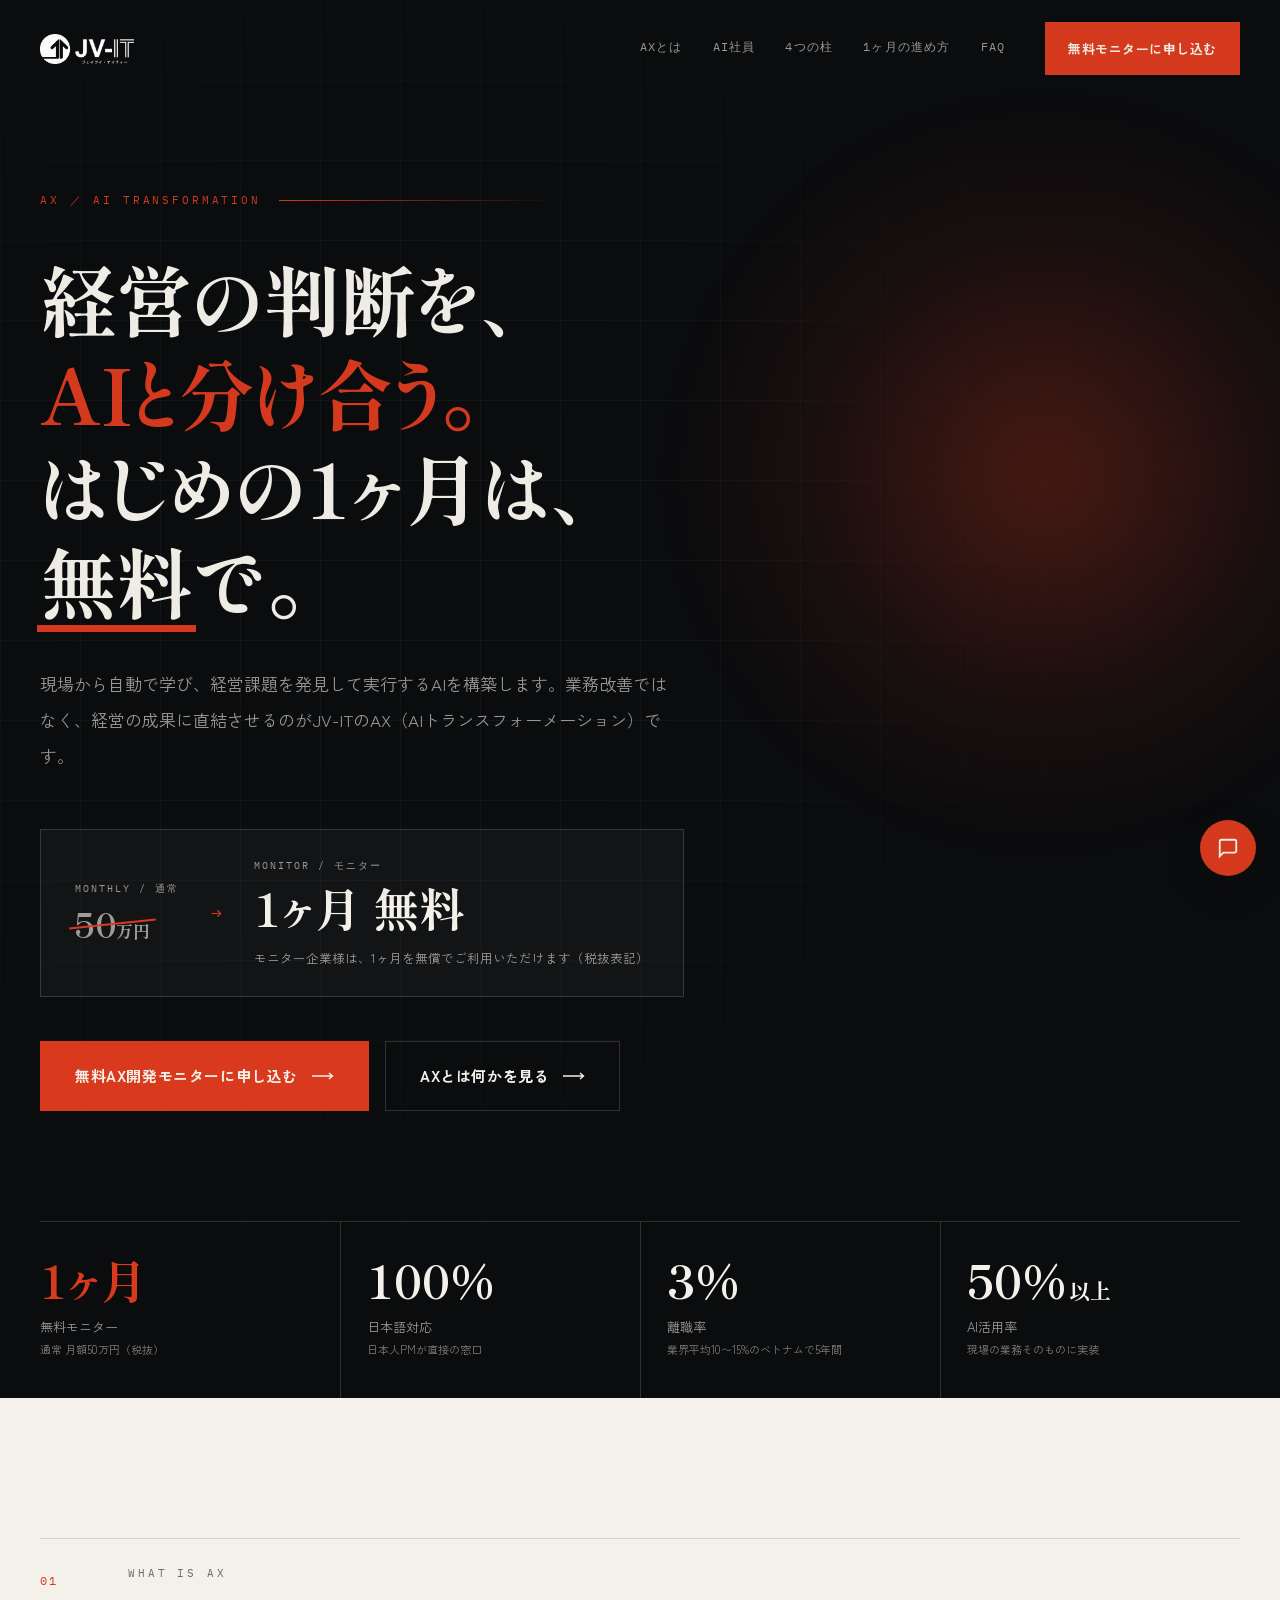
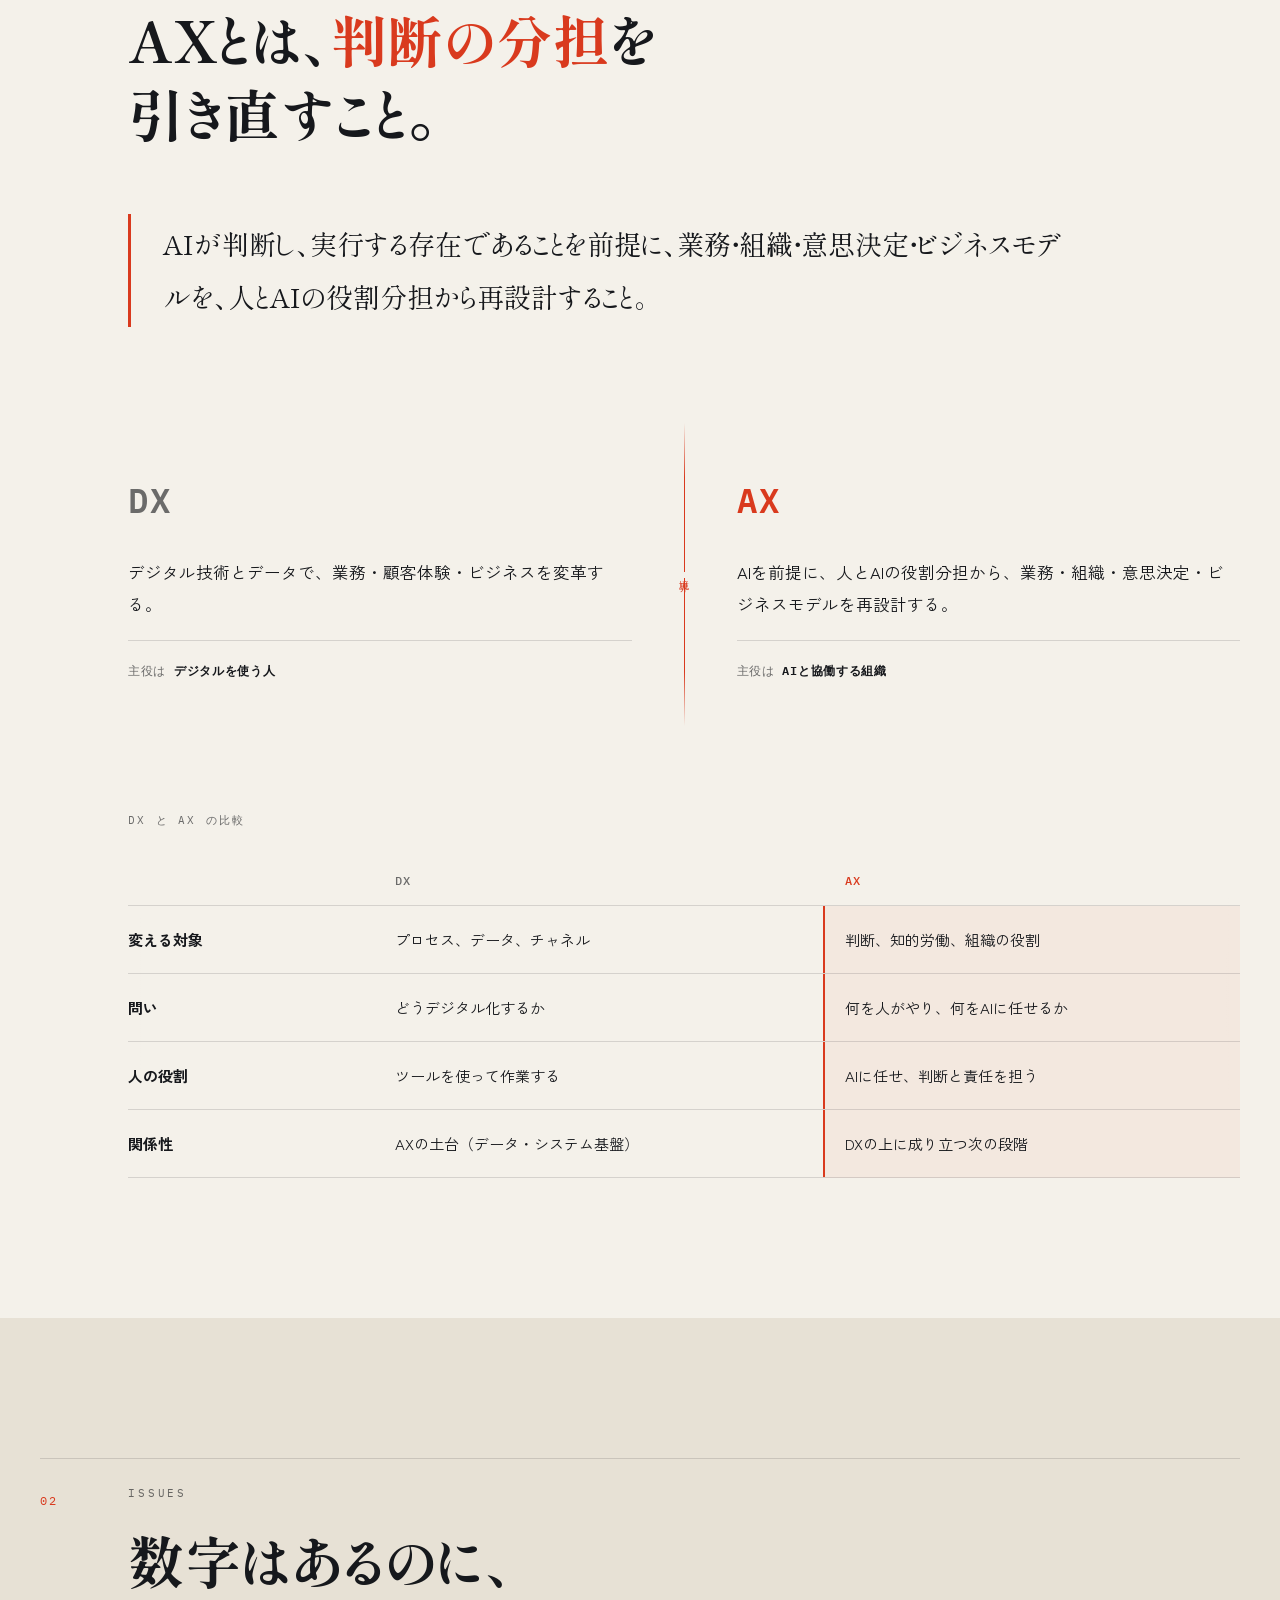
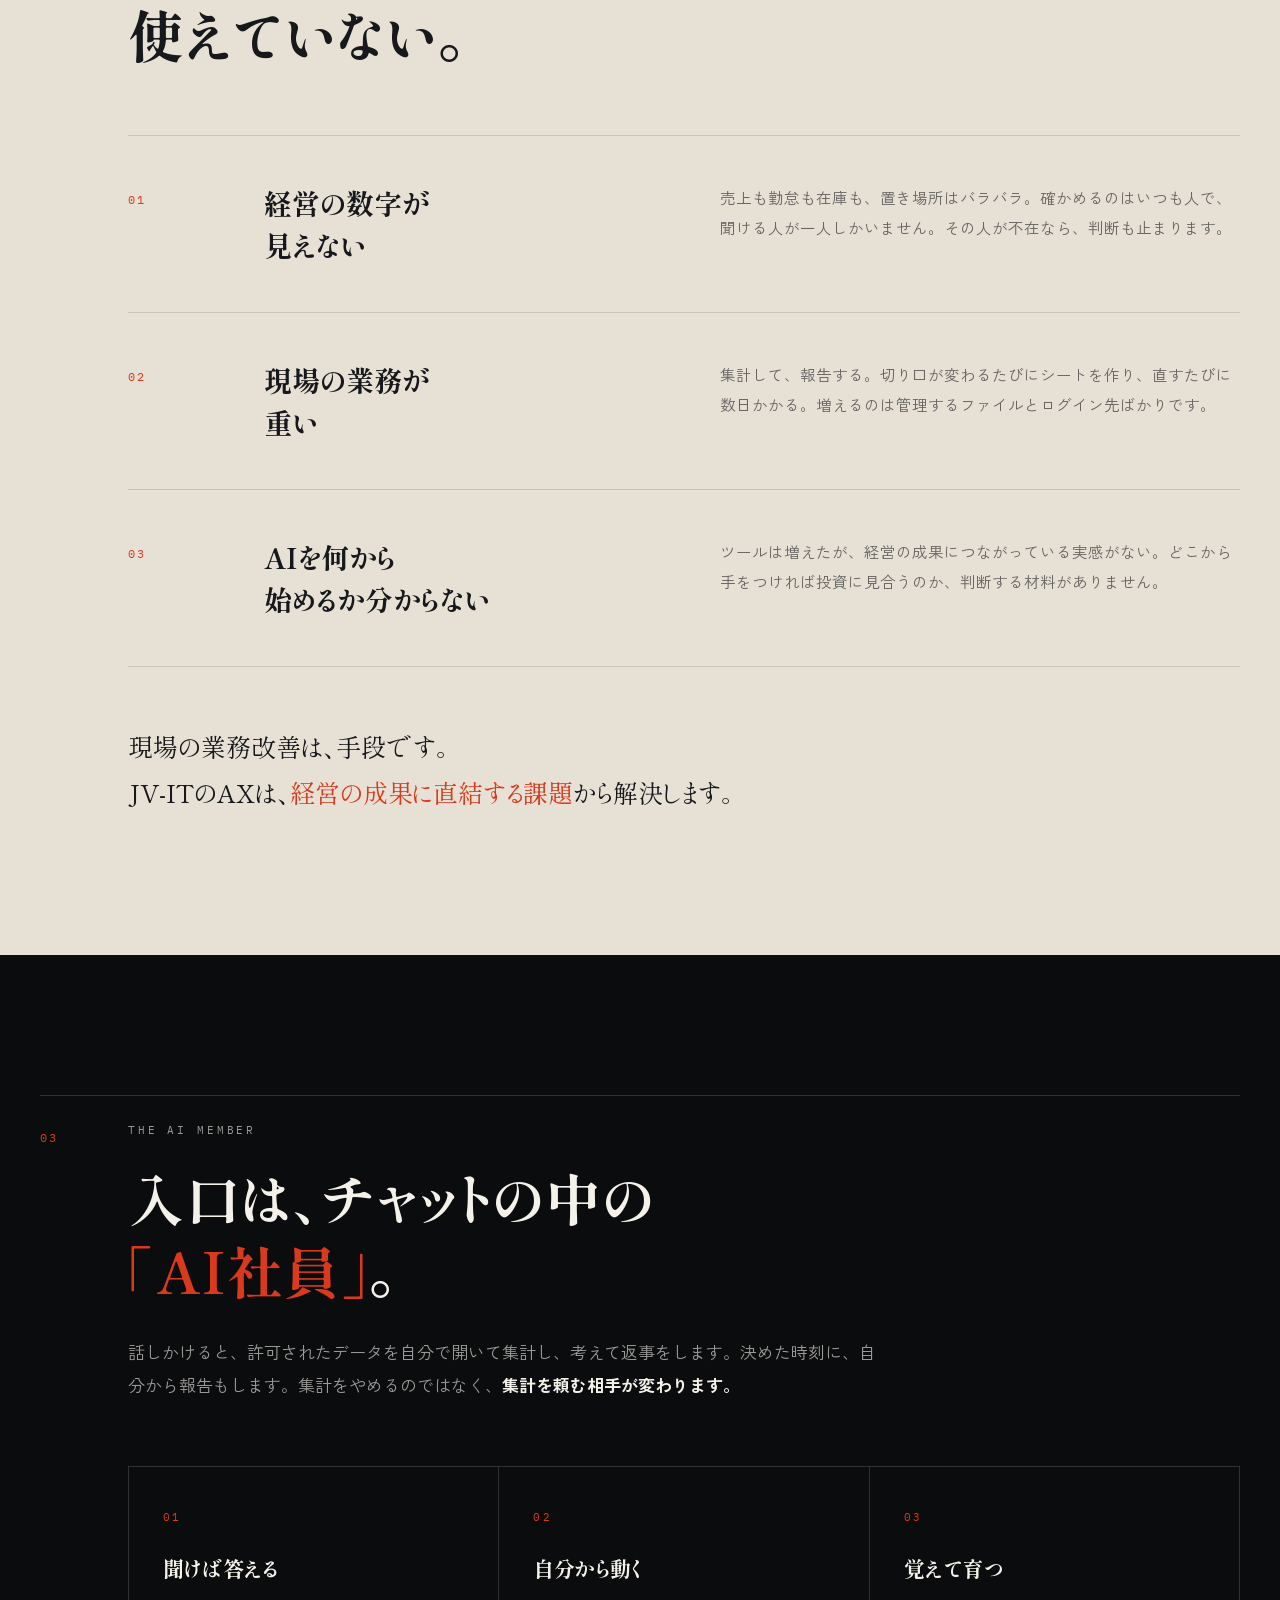
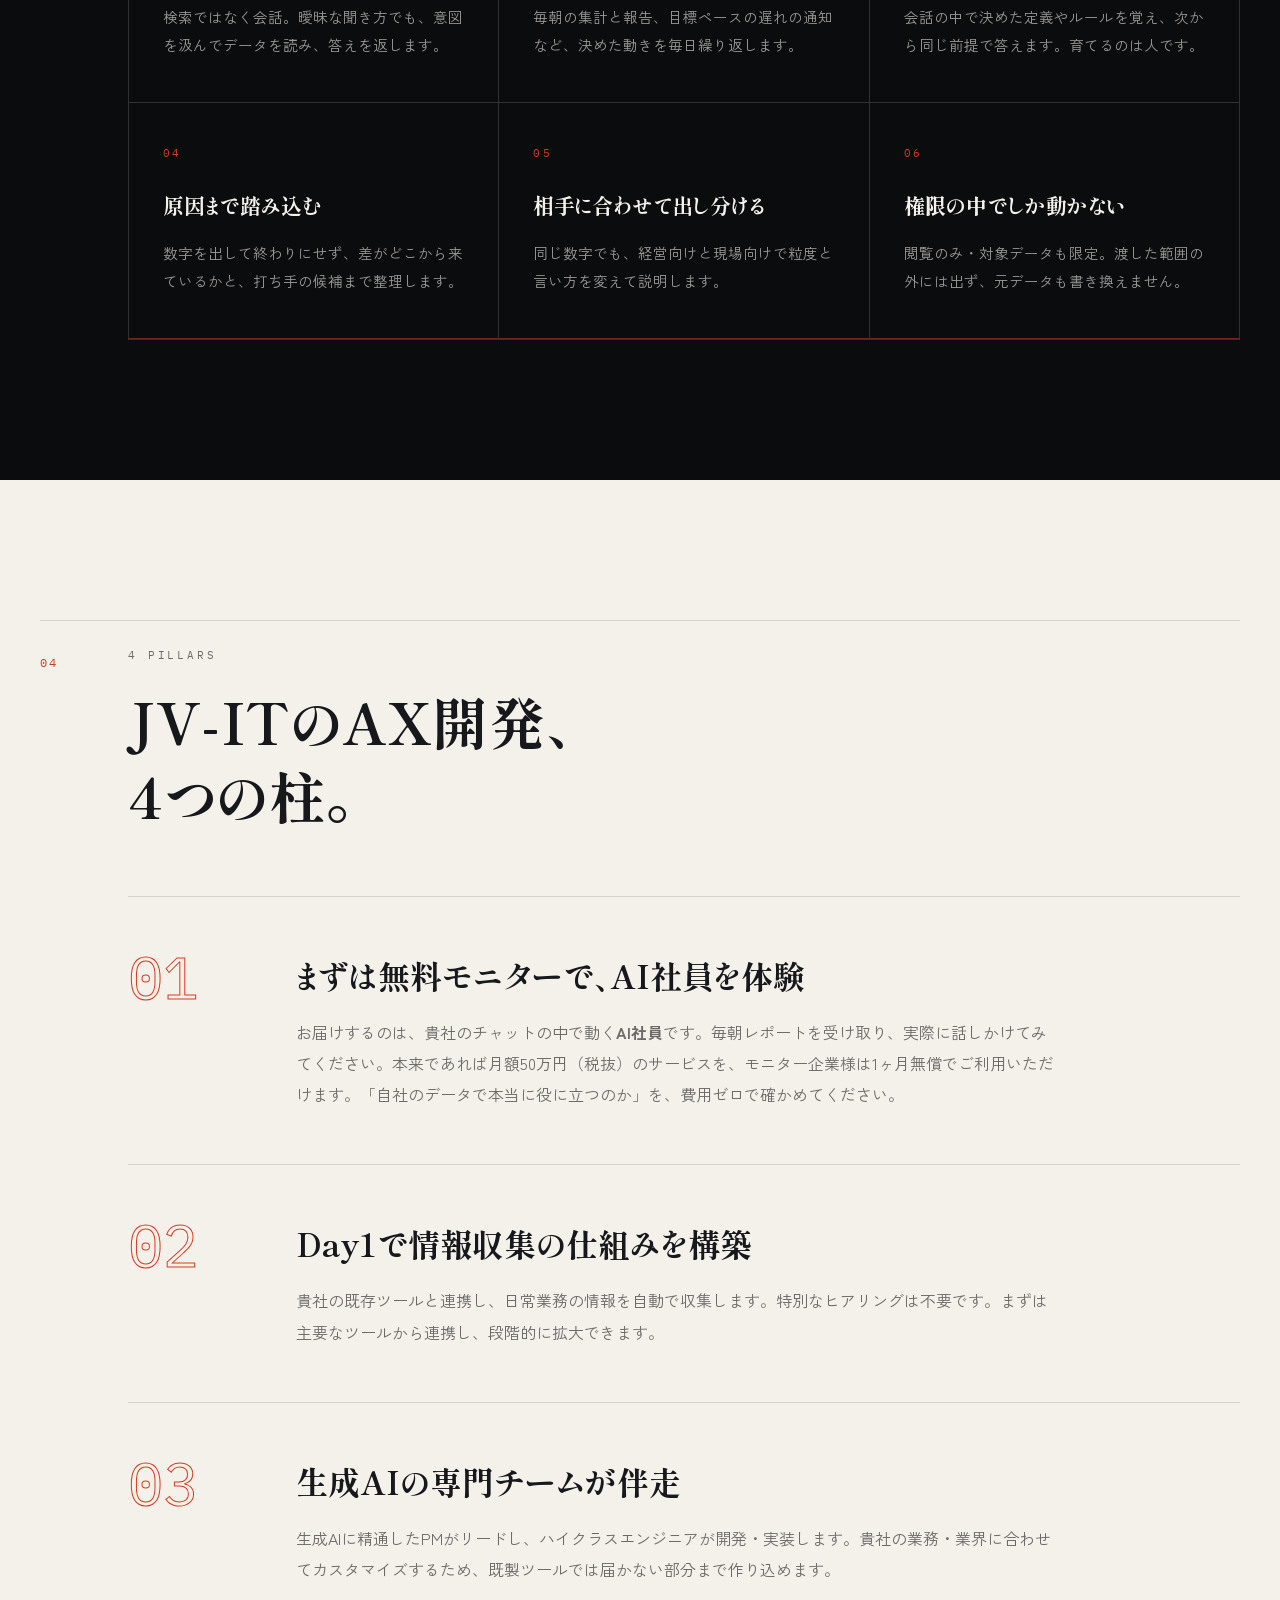
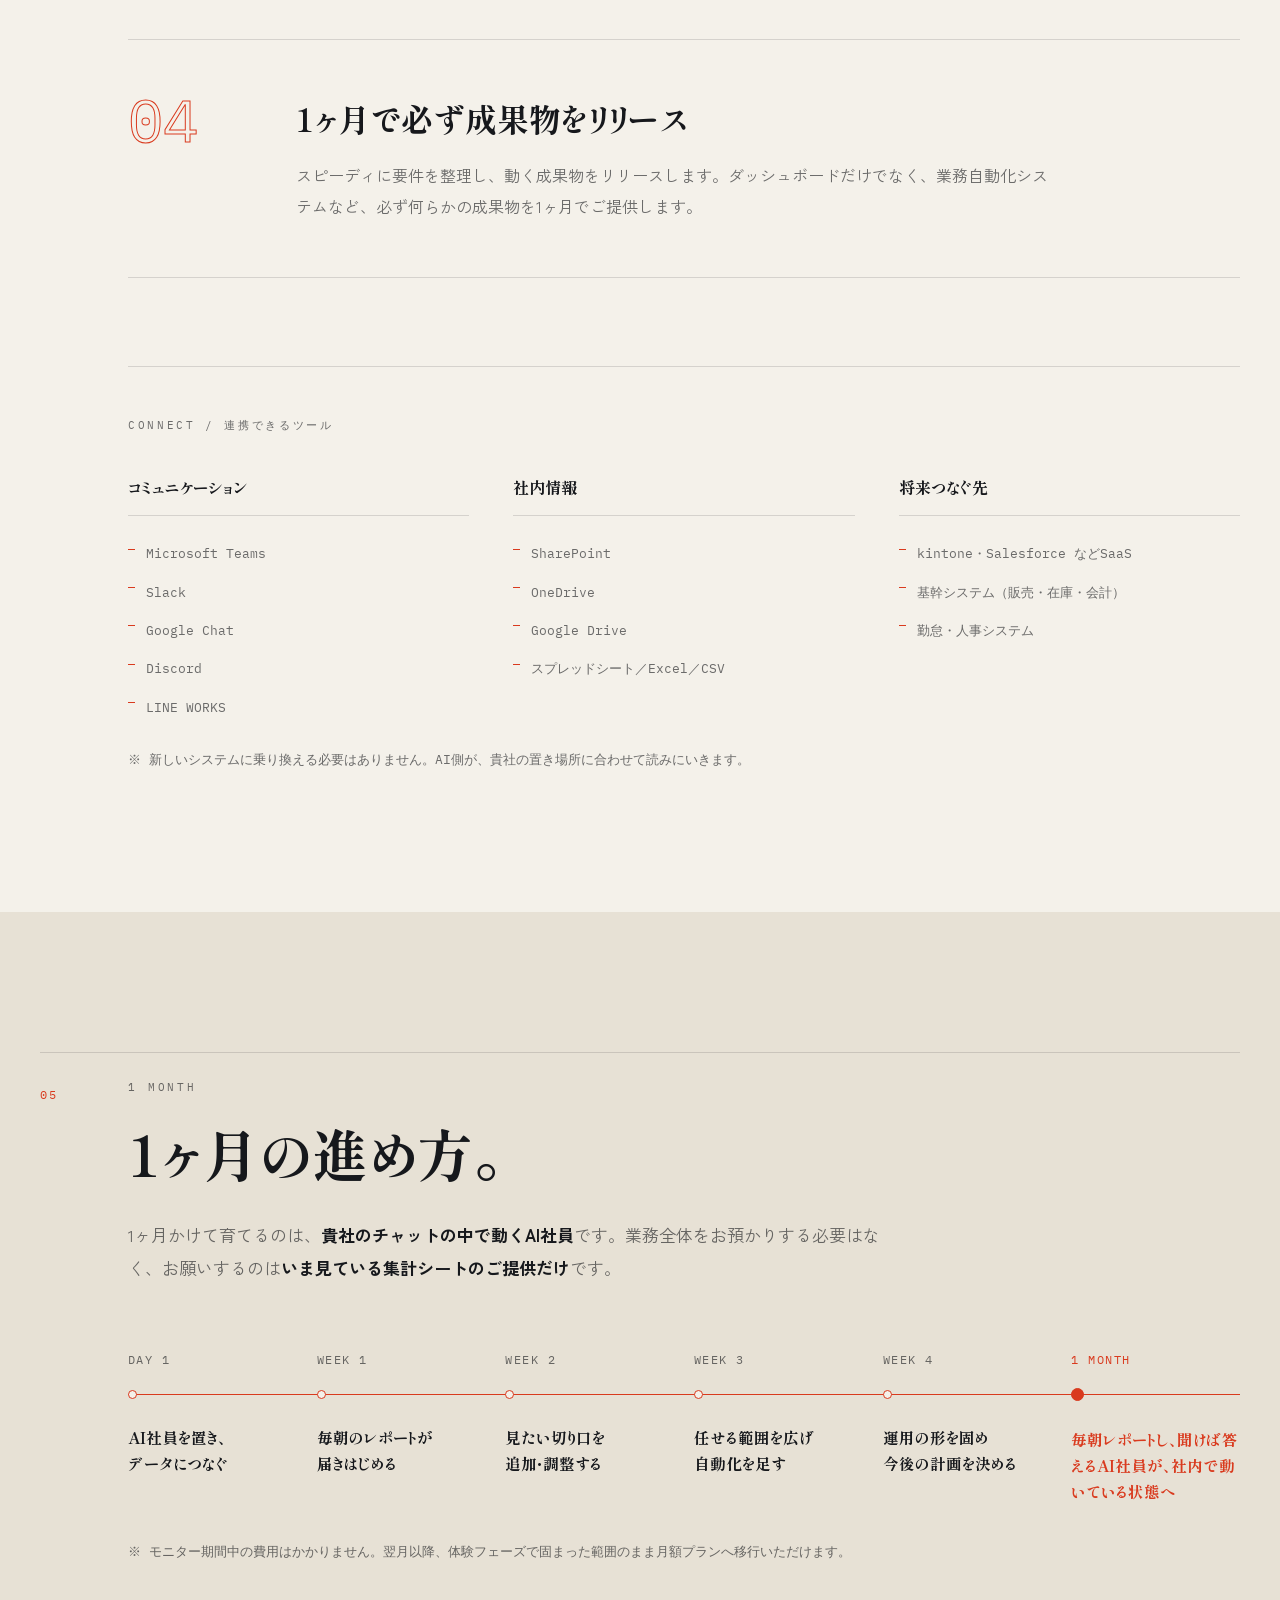
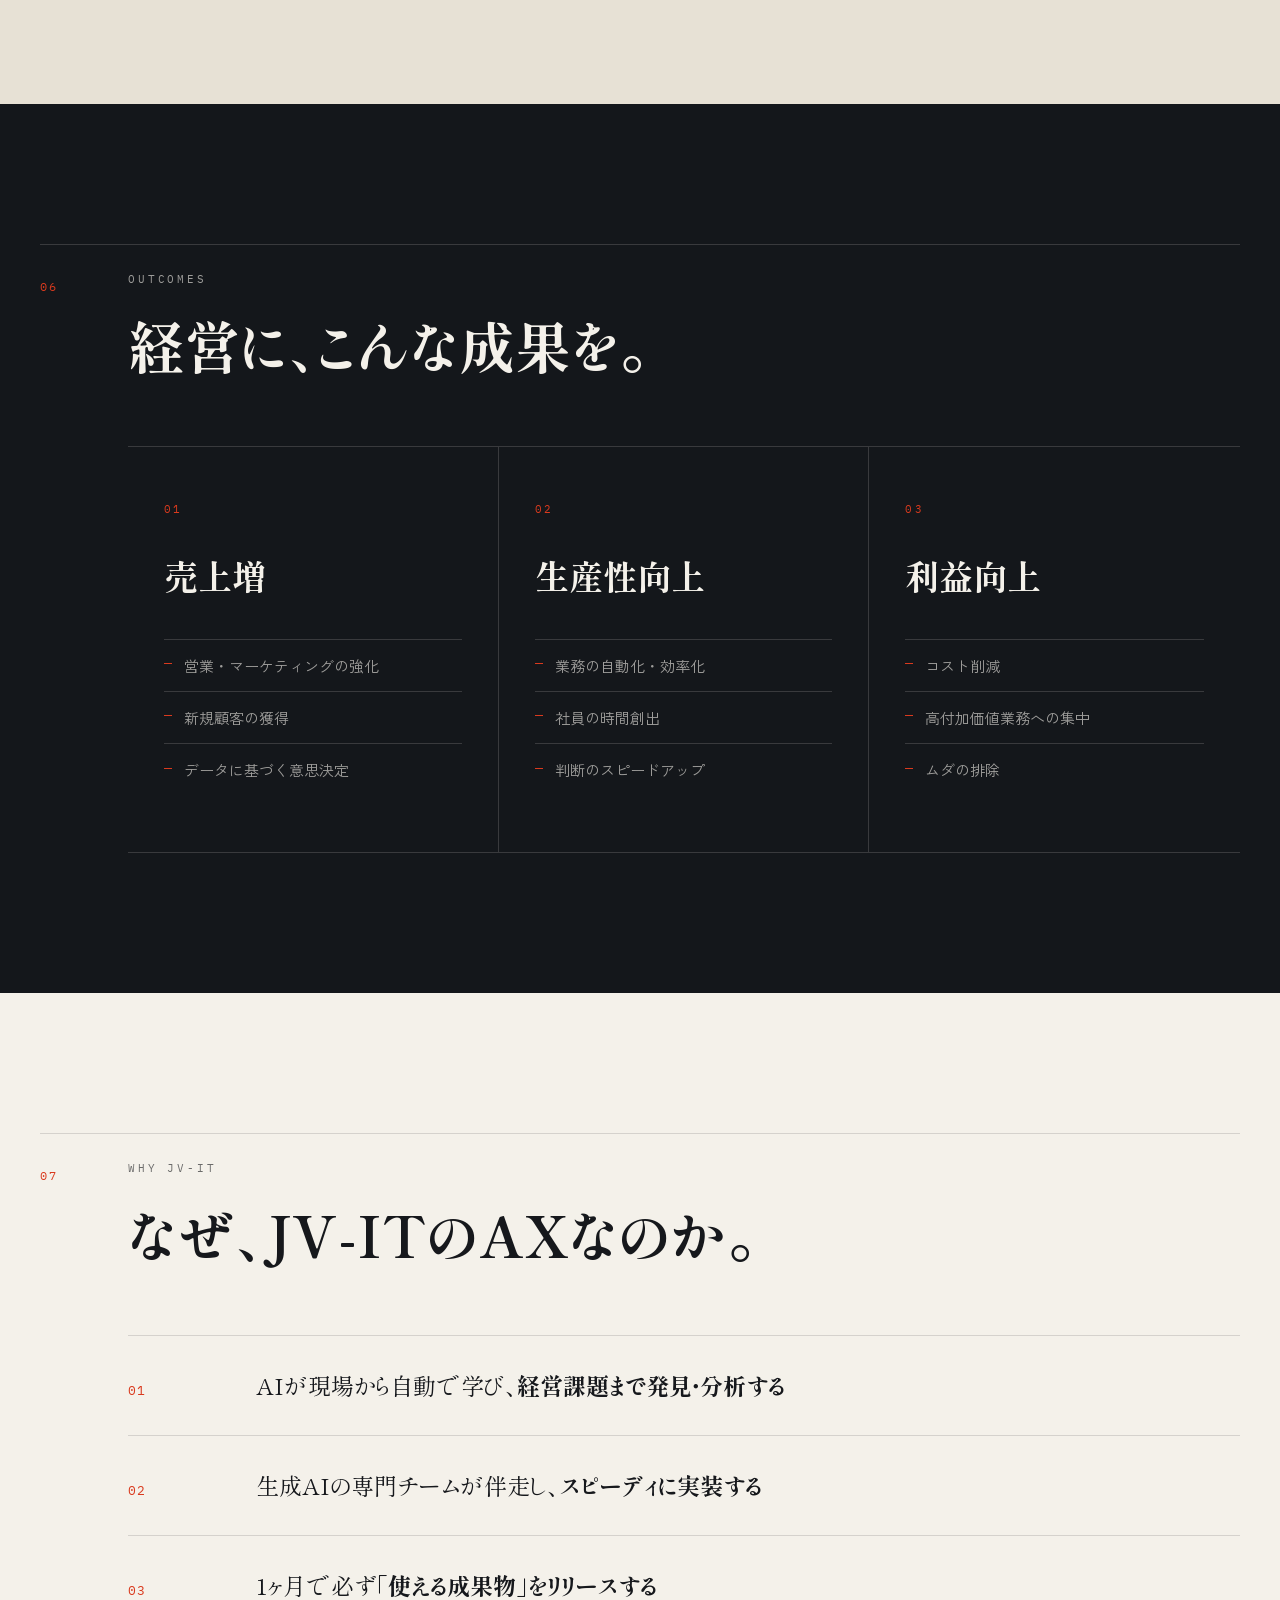
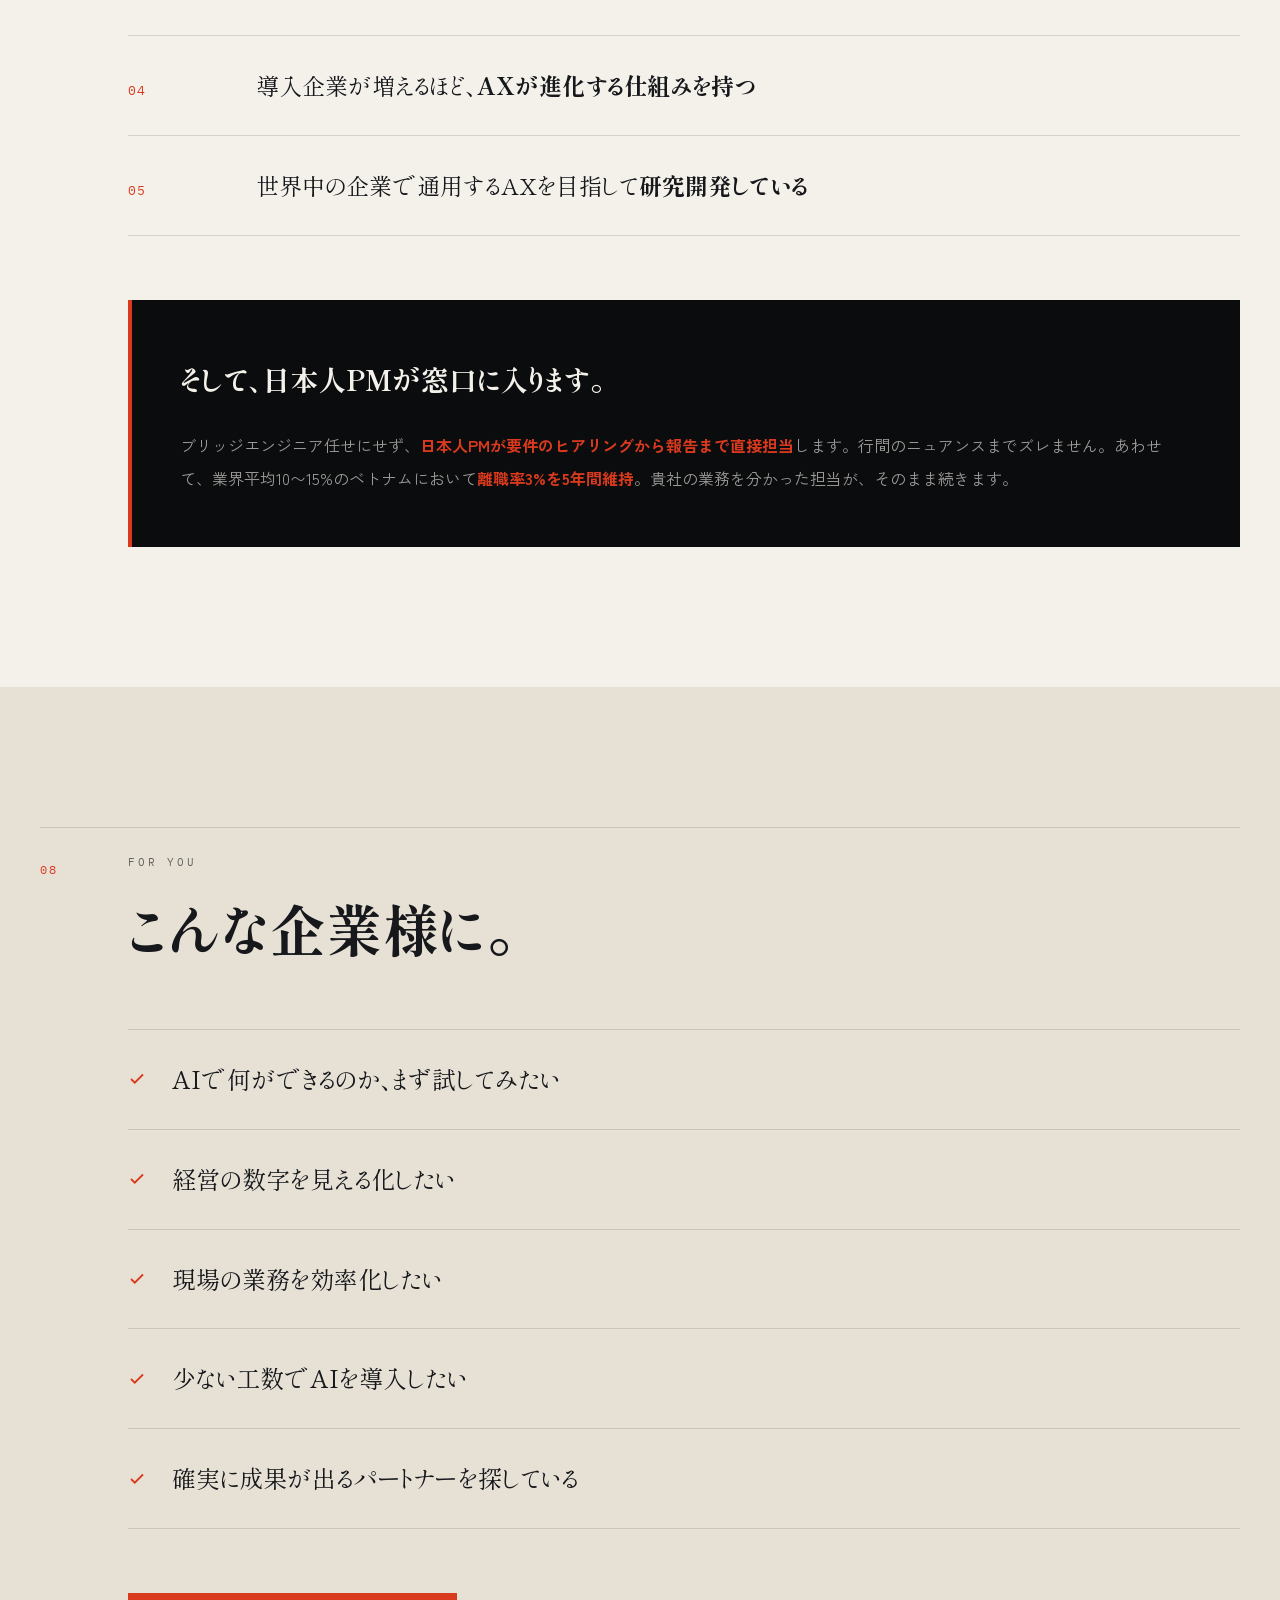
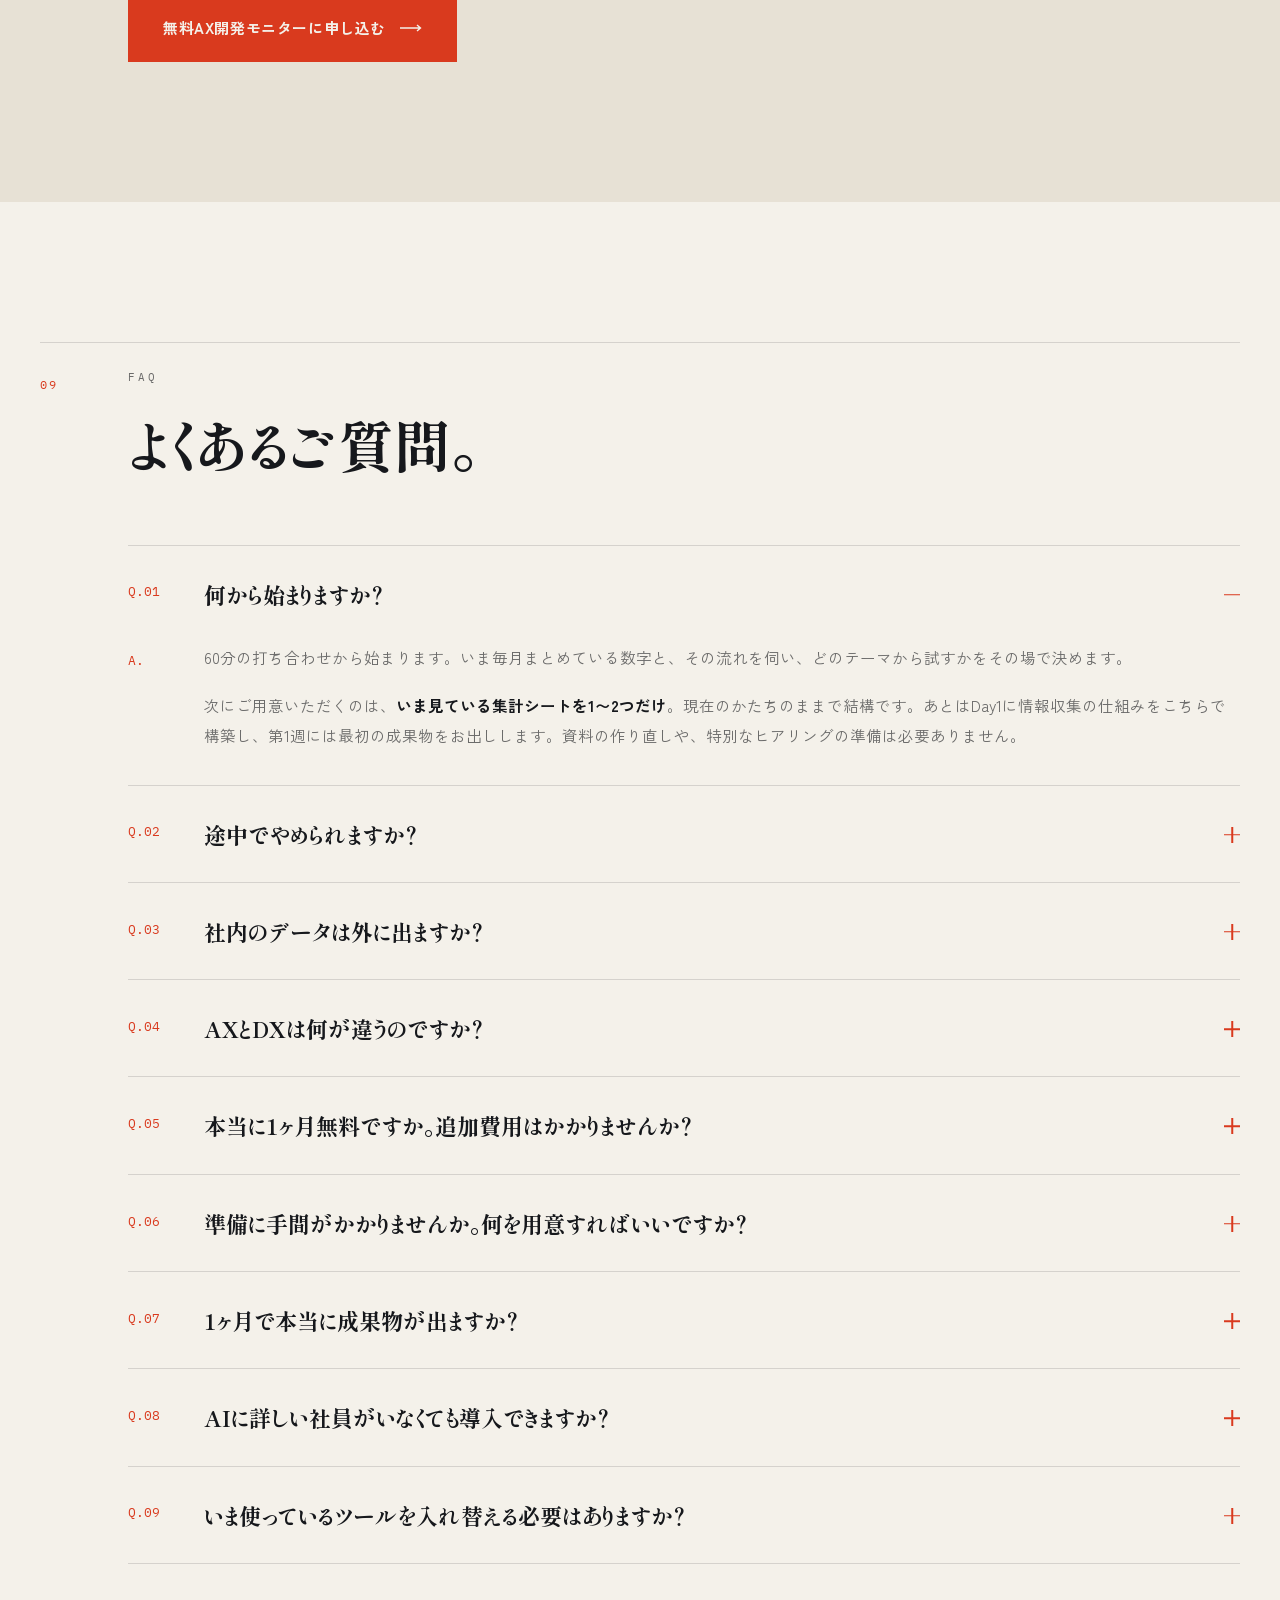
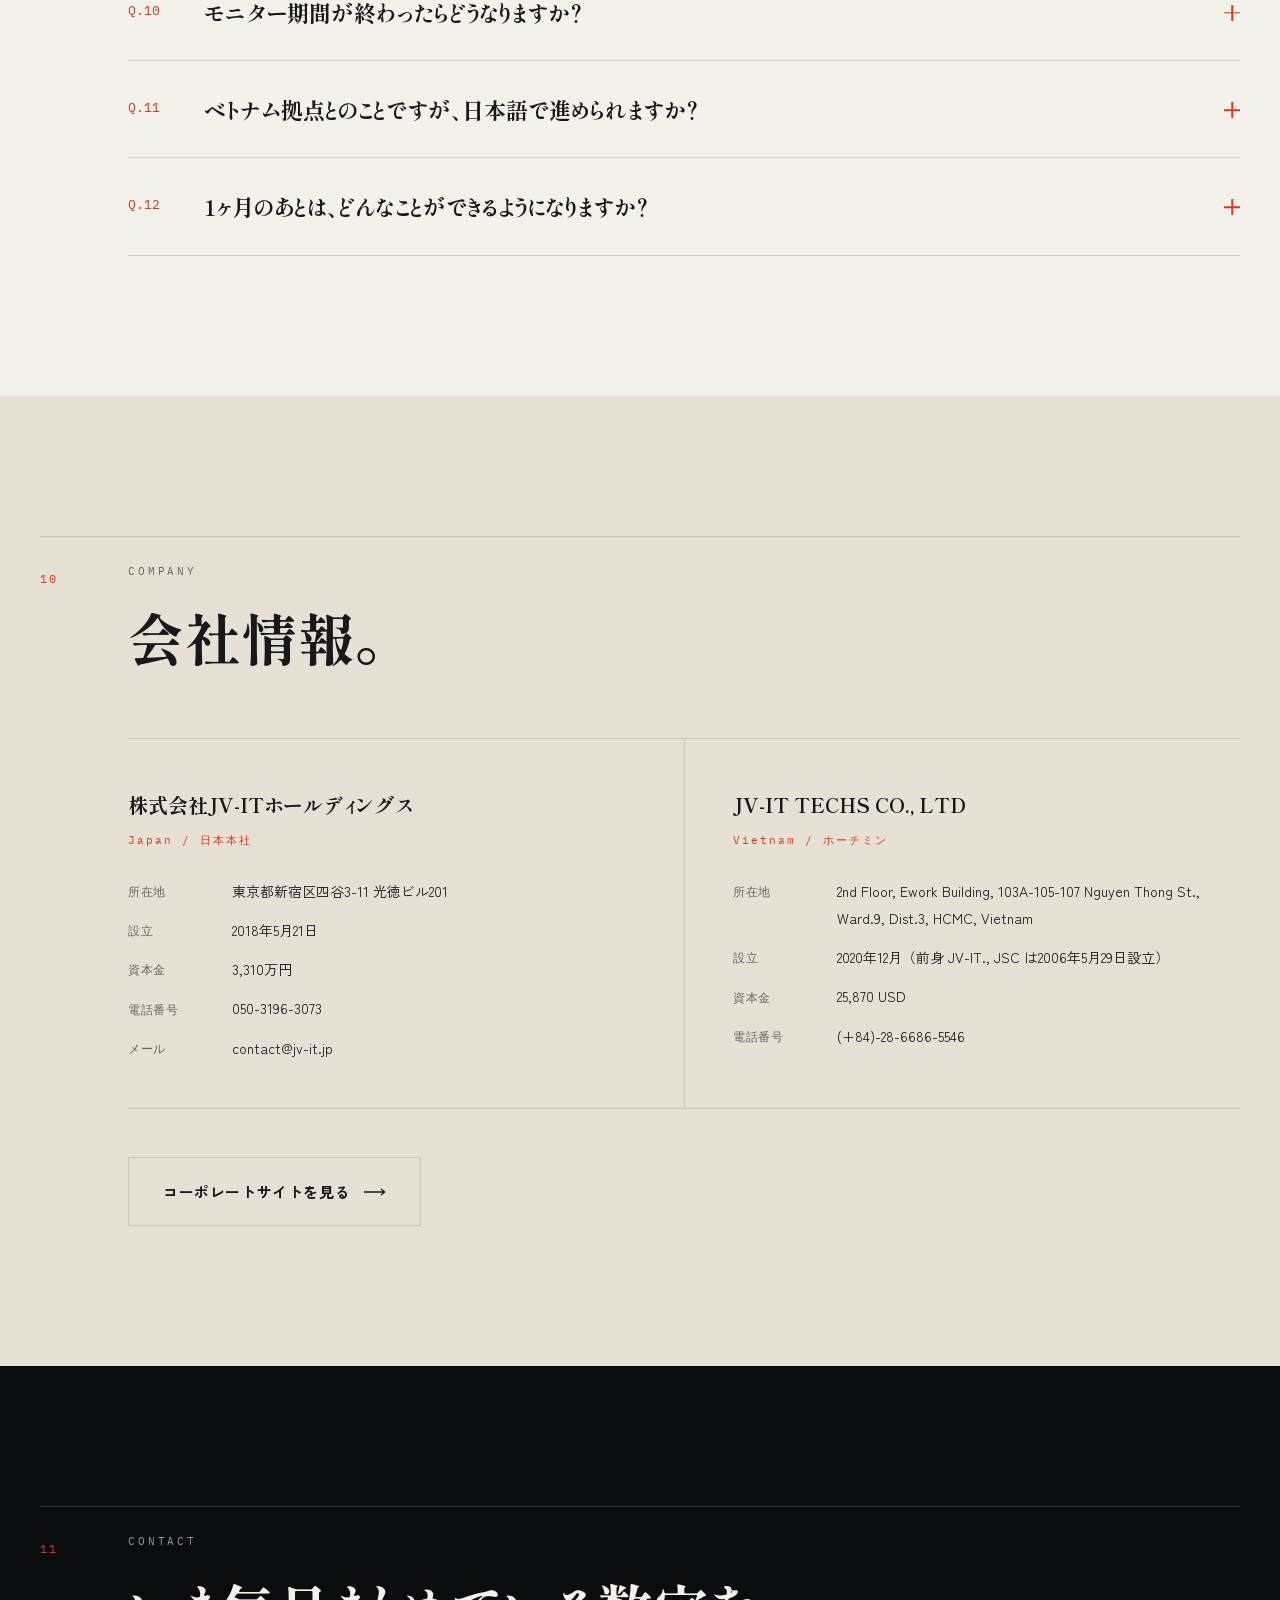
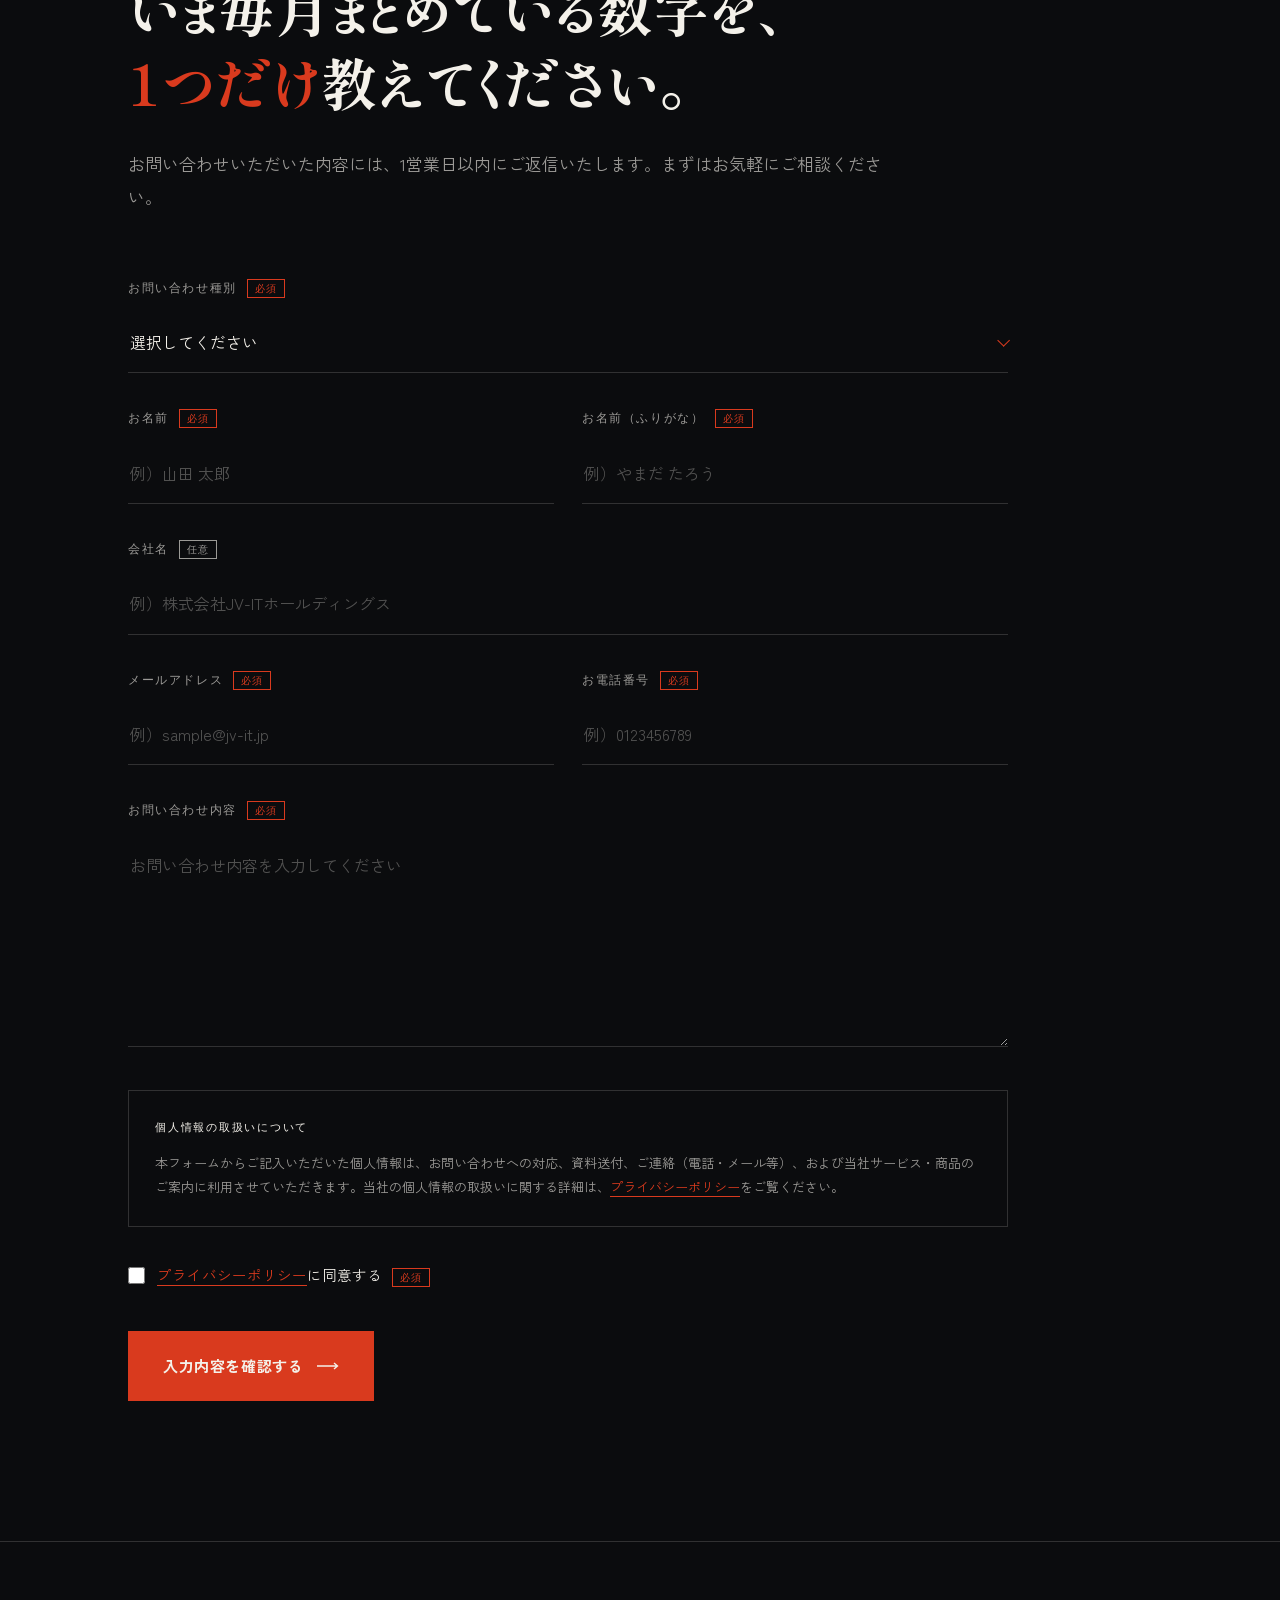
<file: ax/index.html>
<!DOCTYPE html>
<html lang="ja">
<head>
  <!-- Google Tag Manager -->
  <script>(function(w,d,s,l,i){w[l]=w[l]||[];w[l].push({'gtm.start':
  new Date().getTime(),event:'gtm.js'});var f=d.getElementsByTagName(s)[0],
  j=d.createElement(s),dl=l!='dataLayer'?'&l='+l:'';j.async=true;j.src=
  'https://www.googletagmanager.com/gtm.js?id='+i+dl;f.parentNode.insertBefore(j,f);
  })(window,document,'script','dataLayer','GTM-MM5FW5W9');</script>
  <!-- End Google Tag Manager -->
  <meta charset="UTF-8">
  <meta name="viewport" content="width=device-width, initial-scale=1.0">
  <title>AX（AIトランスフォーメーション）開発｜1ヶ月無料モニター｜JV-IT</title>
  <meta name="description" content="AXとは、AIが判断し実行することを前提に、業務・組織・意思決定を再設計すること。JV-ITのAX開発サービスは、現場から自動で学び経営課題を解決するAIを構築します。通常月額50万円（税抜）を、モニター企業様は1ヶ月無料。日本人PMが窓口を担当します。">
  <meta name="robots" content="index, follow">
  <link rel="canonical" href="https://jv-it.jp/lp/ax/">

  <!-- OGP -->
  <meta property="og:type" content="website">
  <meta property="og:title" content="AX（AIトランスフォーメーション）開発｜1ヶ月無料モニター｜JV-IT">
  <meta property="og:description" content="AIが判断し実行することを前提に、業務・組織・意思決定を再設計する。経営課題を解決するAIを、まずは1ヶ月無料で。1ヶ月で必ず動く成果物をリリースします。">
  <meta property="og:url" content="https://jv-it.jp/lp/ax/">
  <meta property="og:image" content="https://jv-it.jp/lp/ax/assets/img/og-image.jpg">

  <!-- Twitter Card -->
  <meta name="twitter:card" content="summary_large_image">
  <meta name="twitter:title" content="AX（AIトランスフォーメーション）開発｜1ヶ月無料モニター｜JV-IT">
  <meta name="twitter:description" content="AIが判断し実行することを前提に、業務・組織・意思決定を再設計する。経営課題を解決するAIを、まずは1ヶ月無料で。">
  <meta name="twitter:image" content="https://jv-it.jp/lp/ax/assets/img/og-image.jpg">

  <!-- Favicon（本番 jv-it.jp と同一のアイコン） -->
  <link rel="icon" href="assets/img/favicon/favicon-32x32.png" sizes="32x32">
  <link rel="icon" href="assets/img/favicon/favicon-192x192.png" sizes="192x192">
  <link rel="apple-touch-icon" href="assets/img/favicon/apple-touch-icon.png">

  <!-- Fonts -->
  <link rel="preconnect" href="https://fonts.googleapis.com">
  <link rel="preconnect" href="https://fonts.gstatic.com" crossorigin>
  <link rel="stylesheet" href="https://fonts.googleapis.com/css2?family=Shippori+Mincho+B1:wght@700&family=Zen+Kaku+Gothic+New:wght@400;500;700&family=IBM+Plex+Mono:wght@400;500&display=swap">

  <!-- CSS -->
  <link rel="stylesheet" href="assets/css/style.css">

  <!-- Structured Data: Organization -->
  <script type="application/ld+json">
  {
    "@context": "https://schema.org",
    "@type": "Organization",
    "name": "株式会社JV-ITホールディングス",
    "alternateName": ["JV-IT", "JV-IT HOLDINGS"],
    "url": "https://jv-it.jp/",
    "logo": "https://jv-it.jp/lp/ax/assets/img/logo-jvit-black.png",
    "email": "contact@jv-it.jp",
    "telephone": "+81-50-3196-3073"
  }
  </script>

  <!-- Structured Data: Service -->
  <script type="application/ld+json">
  {
    "@context": "https://schema.org",
    "@type": "Service",
    "serviceType": "AX（AIトランスフォーメーション）開発",
    "alternateName": ["AX", "AX開発", "AIトランスフォーメーション", "AI導入支援", "生成AI導入", "AIエージェント開発", "AI DX 違い", "業務自動化 AI", "経営課題 AI"],
    "provider": {
      "@type": "Organization",
      "name": "株式会社JV-ITホールディングス"
    },
    "areaServed": "JP",
    "description": "AIが判断し、実行する存在であることを前提に、業務・組織・意思決定・ビジネスモデルを、人とAIの役割分担から再設計するサービス。1ヶ月の無料モニター期間を設け、必ず動く成果物をリリースします。",
    "offers": {
      "@type": "Offer",
      "priceCurrency": "JPY",
      "price": 500000,
      "description": "月額50万円（税抜）。モニター企業様は初回1ヶ月無料。"
    }
  }
  </script>

  <!-- Structured Data: FAQPage -->
  <script type="application/ld+json">
  {
    "@context": "https://schema.org",
    "@type": "FAQPage",
    "mainEntity": [
      {
        "@type": "Question",
        "name": "何から始まりますか？",
        "acceptedAnswer": { "@type": "Answer", "text": "60分の打ち合わせから始まります。いま毎月まとめている数字と、その流れを伺い、どのテーマから試すかをその場で決めます。次にご用意いただくのは、いま見ている集計シートを1〜2つだけ。現在のかたちのままで結構です。あとはDay1に情報収集の仕組みをこちらで構築し、第1週には最初の成果物をお出しします。資料の作り直しや、特別なヒアリングの準備は必要ありません。" }
      },
      {
        "@type": "Question",
        "name": "途中でやめられますか？",
        "acceptedAnswer": { "@type": "Answer", "text": "やめられます。1ヶ月のモニター期間は無料で、この期間中に中止された場合も費用は一切発生しません。実際に毎朝レポートを受け取り、会話してみたうえで、月額プランへ進むかどうかをご判断いただく前提の設計です。なお、モニター期間終了後に本番運用（月額プラン）へ移行いただく場合は、最低契約期間を3ヶ月とさせていただいています。" }
      },
      {
        "@type": "Question",
        "name": "社内のデータは外に出ますか？",
        "acceptedAnswer": { "@type": "Answer", "text": "AIが読むのは、貴社が閲覧を許可したデータだけです。対象範囲は貴社のご指定に限定され、渡した権限の外には出ません。また閲覧のみで、元データへの書き込みは行いません。人間の社員と同じく、与えた権限の範囲内でしか動かない設計です。回答を生成する過程では生成AIのサービスを利用するため、該当するデータは処理のために送信されます。利用するAIサービスとその契約形態、データの取り扱い条件については、お打ち合わせの際に具体的にご説明し、貴社のセキュリティ要件に合わせて設計します。" }
      },
      {
        "@type": "Question",
        "name": "AXとDXは何が違うのですか？",
        "acceptedAnswer": { "@type": "Answer", "text": "DXはデジタル技術とデータで業務・顧客体験・ビジネスを変革することで、主役はデジタルを使う人です。AXはAIを前提に、人とAIの役割分担から業務・組織・意思決定・ビジネスモデルを再設計することで、主役はAIと協働する組織です。DXが土台となるデータ・システム基盤を整えるのに対し、AXはその上に成り立つ次の段階にあたります。" }
      },
      {
        "@type": "Question",
        "name": "本当に1ヶ月無料ですか。追加費用はかかりませんか？",
        "acceptedAnswer": { "@type": "Answer", "text": "モニター期間の1ヶ月は無料です。通常は月額50万円（税抜）のサービスを、モニター企業様は1ヶ月無償でご利用いただけます。なお、生成AIそのものの利用料（API従量課金）は実費のご負担、または貴社でご契約中の分をご利用いただきます。ダッシュボード構築や基幹システム連携など個別開発が発生する場合は別途お見積りします。" }
      },
      {
        "@type": "Question",
        "name": "準備に手間がかかりませんか。何を用意すればいいですか？",
        "acceptedAnswer": { "@type": "Answer", "text": "ご用意いただくのは、いま見ている集計シートを1〜2つだけです。現在のかたちのままで結構です。Day1に情報収集の仕組みを構築するため、特別なヒアリングや資料の作り直しは不要です。既存のTeams・Slack・Google Chat・Discord・SharePoint・OneDrive・Google Driveと連携して、日常業務の情報を自動で収集します。" }
      },
      {
        "@type": "Question",
        "name": "1ヶ月で本当に成果物が出ますか？",
        "acceptedAnswer": { "@type": "Answer", "text": "出ます。Day1で情報収集の仕組みを構築し、第1週に初期成果物をリリース、第2週以降で改善を重ね、1ヶ月後には必ず何らかの業務自動化システムが動いている状態をお約束します。週1回・1.5時間の定例会で進捗を確認しながら進めます。" }
      },
      {
        "@type": "Question",
        "name": "AIに詳しい社員がいなくても導入できますか？",
        "acceptedAnswer": { "@type": "Answer", "text": "可能です。生成AIに精通したPMがリードし、ハイクラスエンジニアが開発・実装まで担当します。窓口は日本人PMが務めるため、AIの専門用語を社内で翻訳する必要はありません。「AIで何ができるのか、まず試してみたい」という段階からご相談いただけます。" }
      },
      {
        "@type": "Question",
        "name": "いま使っているツールを入れ替える必要はありますか？",
        "acceptedAnswer": { "@type": "Answer", "text": "ありません。新しいシステムに乗り換えていただく必要はなく、AI側が貴社の置き場所に合わせて読みにいきます。Google Chat・Slack・Microsoft Teams・LINE WORKS・Discordなど、いまお使いのチャットツール上で動きます。" }
      },
      {
        "@type": "Question",
        "name": "モニター期間が終わったらどうなりますか？",
        "acceptedAnswer": { "@type": "Answer", "text": "体験フェーズで固まった範囲のまま、月額50万円（税抜）の定額プランへ移行いただけます。回数やレポート本数で単価を切ることはせず、貴社のために確保する稼働の量で決まります。もちろん、モニター期間のみで終了いただくことも可能です。" }
      },
      {
        "@type": "Question",
        "name": "ベトナム拠点とのことですが、日本語で進められますか？",
        "acceptedAnswer": { "@type": "Answer", "text": "日本人PMが要件のヒアリングから報告まで直接の窓口を担当します。ブリッジエンジニア任せにしないため、行間のニュアンスまでズレません。また離職率3%を5年間維持しており、貴社の業務を理解した担当がそのまま継続して対応します。" }
      },
      {
        "@type": "Question",
        "name": "1ヶ月のあとは、どんなことができるようになりますか？",
        "acceptedAnswer": { "@type": "Answer", "text": "1ヶ月の会話で「実際に見た指標」だけが残るため、本当に必要なダッシュボードを無駄なく構築できます。ほかにも基幹システム・SaaSとの連携、紙やPDF帳票の自動データ化による手入力ゼロ化、溜まった要件メモをそのまま開発仕様として出力する、といった展開が可能です。私たちはBotの販売会社ではなく開発会社のため、同じチームが実装まで担当します。" }
      }
    ]
  }
  </script>

  <!-- Structured Data: BreadcrumbList -->
  <script type="application/ld+json">
  {
    "@context": "https://schema.org",
    "@type": "BreadcrumbList",
    "itemListElement": [
      { "@type": "ListItem", "position": 1, "name": "ホーム", "item": "https://jv-it.jp/" },
      { "@type": "ListItem", "position": 2, "name": "LP", "item": "https://jv-it.jp/lp/" },
      { "@type": "ListItem", "position": 3, "name": "AX開発サービス", "item": "https://jv-it.jp/lp/ax/" }
    ]
  }
  </script>
</head>
<body>
  <!-- Google Tag Manager (noscript) -->
  <noscript><iframe src="https://www.googletagmanager.com/ns.html?id=GTM-MM5FW5W9"
  height="0" width="0" style="display:none;visibility:hidden"></iframe></noscript>
  <!-- End Google Tag Manager (noscript) -->

  <!-- 矢印アイコンの原型（ボタンから参照する） -->
  <svg width="0" height="0" style="position:absolute" aria-hidden="true" focusable="false">
    <symbol id="i-arrow" viewBox="0 0 22 8">
      <path d="M0 4h20M17 1l3.5 3-3.5 3" fill="none" stroke="currentColor" stroke-width="1.4"/>
    </symbol>
    <symbol id="i-check" viewBox="0 0 24 24">
      <polyline points="20 6 9 17 4 12"/>
    </symbol>
  </svg>

  <header id="header" class="header">
    <div class="header__inner">
      <a href="#" class="header__logo" aria-label="JV-ITホーム">
        <img class="logo--light" src="assets/img/logo-jvit-white.png" alt="JV-IT" width="120" height="32">
        <img class="logo--dark" src="assets/img/logo-jvit-black.png" alt="" aria-hidden="true" width="120" height="32">
      </a>
      <nav class="header__nav" aria-label="メインナビゲーション">
        <a href="#about-ax" class="header__link">AXとは</a>
        <a href="#bot" class="header__link">AI社員</a>
        <a href="#pillars" class="header__link">4つの柱</a>
        <a href="#roadmap" class="header__link">1ヶ月の進め方</a>
        <a href="#faq" class="header__link">FAQ</a>
      </nav>
      <a href="#contact" class="btn btn--sm header__cta"><span>無料モニターに申し込む</span></a>
    </div>
  </header>

  <main>
    <!-- ============ ① ファーストビュー ============ -->
    <section id="hero" class="hero">
      <div class="hero__grid" aria-hidden="true"></div>
      <div class="hero__glow" aria-hidden="true"></div>
      <div class="wrap hero__inner">
        <p class="hero__index" data-reveal="1">AX ／ AI TRANSFORMATION</p>
        <h1 class="hero__title" data-reveal="2">
          経営の判断を、<br>
          <span class="t-accent">AIと分け合う。</span><br>
          はじめの1ヶ月は、<br>
          <span class="t-mark">無料</span>で。
        </h1>
        <p class="hero__lead" data-reveal="3">
          現場から自動で学び、経営課題を発見して実行するAIを構築します。業務改善ではなく、経営の成果に直結させるのがJV-ITのAX（AIトランスフォーメーション）です。
        </p>

        <div class="hero__offer" data-reveal="4">
          <div>
            <span class="offer__label">Monthly / 通常</span>
            <span class="offer__was">50<small>万円</small></span>
          </div>
          <span class="offer__sep" aria-hidden="true">→</span>
          <div>
            <span class="offer__label">Monitor / モニター</span>
            <span class="offer__now">1ヶ月 無料</span>
            <p class="offer__note">モニター企業様は、1ヶ月を無償でご利用いただけます（税抜表記）</p>
          </div>
        </div>

        <div class="hero__ctas" data-reveal="5">
          <a href="#contact" class="btn"><span>無料AX開発モニターに申し込む</span><svg class="btn__arrow" aria-hidden="true"><use href="#i-arrow"/></svg></a>
          <a href="#about-ax" class="btn btn--ghost"><span>AXとは何かを見る</span><svg class="btn__arrow" aria-hidden="true"><use href="#i-arrow"/></svg></a>
        </div>
      </div>

      <div class="wrap" data-reveal="6">
        <div class="readout">
          <ul class="readout__list">
            <li class="stat stat--hl">
              <span class="stat__value"><span data-count="1">1</span>ヶ月</span>
              <span class="stat__label">無料モニター<br><small>通常 月額50万円（税抜）</small></span>
            </li>
            <li class="stat">
              <span class="stat__value"><span data-count="100">100</span>%</span>
              <span class="stat__label">日本語対応<br><small>日本人PMが直接の窓口</small></span>
            </li>
            <li class="stat">
              <span class="stat__value"><span data-count="3">3</span>%</span>
              <span class="stat__label">離職率<br><small>業界平均10〜15%のベトナムで5年間</small></span>
            </li>
            <li class="stat">
              <span class="stat__value"><span data-count="50">50</span>%<small>以上</small></span>
              <span class="stat__label">AI活用率<br><small>現場の業務そのものに実装</small></span>
            </li>
          </ul>
        </div>
      </div>
    </section>

    <!-- ============ AXとは ============ -->
    <section id="about-ax" class="band band--paper">
      <div class="wrap">
        <div class="sec-head">
          <span class="sec-head__no">01</span>
          <div class="sec-head__body">
            <span class="sec-head__eyebrow">What is AX</span>
            <h2 class="sec-head__title">AXとは、<em>判断の分担</em>を<br>引き直すこと。</h2>
          </div>
        </div>

        <div class="indent">
          <p class="define fade-in">
            AIが判断し、実行する存在であることを前提に、業務・組織・意思決定・ビジネスモデルを、人とAIの役割分担から再設計すること。
          </p>

          <div class="versus fade-in">
            <div class="versus__col versus__col--dx">
              <span class="versus__tag">DX</span>
              <p class="versus__body">デジタル技術とデータで、業務・顧客体験・ビジネスを変革する。</p>
              <p class="versus__actor">主役は <strong>デジタルを使う人</strong></p>
            </div>
            <div class="versus__rule" aria-hidden="true"></div>
            <div class="versus__col versus__col--ax">
              <span class="versus__tag">AX</span>
              <p class="versus__body">AIを前提に、人とAIの役割分担から、業務・組織・意思決定・ビジネスモデルを再設計する。</p>
              <p class="versus__actor">主役は <strong>AIと協働する組織</strong></p>
            </div>
          </div>

          <p class="tbl-hint" aria-hidden="true">横にスクロールできます</p>
          <div class="tbl-scroll fade-in">
            <table class="tbl">
              <caption>DX と AX の比較</caption>
              <thead>
                <tr>
                  <th scope="col"></th>
                  <th scope="col">DX</th>
                  <th scope="col" class="is-ax">AX</th>
                </tr>
              </thead>
              <tbody>
                <tr>
                  <th scope="row">変える対象</th>
                  <td>プロセス、データ、チャネル</td>
                  <td class="is-ax">判断、知的労働、組織の役割</td>
                </tr>
                <tr>
                  <th scope="row">問い</th>
                  <td>どうデジタル化するか</td>
                  <td class="is-ax">何を人がやり、何をAIに任せるか</td>
                </tr>
                <tr>
                  <th scope="row">人の役割</th>
                  <td>ツールを使って作業する</td>
                  <td class="is-ax">AIに任せ、判断と責任を担う</td>
                </tr>
                <tr>
                  <th scope="row">関係性</th>
                  <td>AXの土台（データ・システム基盤）</td>
                  <td class="is-ax">DXの上に成り立つ次の段階</td>
                </tr>
              </tbody>
            </table>
          </div>
        </div>
      </div>
    </section>

    <!-- ============ ② こんな課題に ============ -->
    <section id="issues" class="band band--paper2">
      <div class="wrap">
        <div class="sec-head">
          <span class="sec-head__no">02</span>
          <div class="sec-head__body">
            <span class="sec-head__eyebrow">Issues</span>
            <h2 class="sec-head__title">数字はあるのに、<br>使えていない。</h2>
          </div>
        </div>

        <div class="indent">
          <ul class="issues">
            <li class="issue fade-in">
              <span class="issue__no">01</span>
              <h3 class="issue__title">経営の数字が<br>見えない</h3>
              <p class="issue__body">売上も勤怠も在庫も、置き場所はバラバラ。確かめるのはいつも人で、聞ける人が一人しかいません。その人が不在なら、判断も止まります。</p>
            </li>
            <li class="issue fade-in">
              <span class="issue__no">02</span>
              <h3 class="issue__title">現場の業務が<br>重い</h3>
              <p class="issue__body">集計して、報告する。切り口が変わるたびにシートを作り、直すたびに数日かかる。増えるのは管理するファイルとログイン先ばかりです。</p>
            </li>
            <li class="issue fade-in">
              <span class="issue__no">03</span>
              <h3 class="issue__title">AIを何から<br>始めるか分からない</h3>
              <p class="issue__body">ツールは増えたが、経営の成果につながっている実感がない。どこから手をつければ投資に見合うのか、判断する材料がありません。</p>
            </li>
          </ul>
          <p class="issues__note fade-in">現場の業務改善は、手段です。<br>JV-ITのAXは、<em>経営の成果に直結する課題</em>から解決します。</p>
        </div>
      </div>
    </section>

    <!-- ============ AI社員（Bot） ============ -->
    <section id="bot" class="band band--ink">
      <div class="wrap">
        <div class="sec-head">
          <span class="sec-head__no">03</span>
          <div class="sec-head__body">
            <span class="sec-head__eyebrow">The AI Member</span>
            <h2 class="sec-head__title">入口は、チャットの中の<br><em>「AI社員」</em>。</h2>
            <p class="sec-head__lead">話しかけると、許可されたデータを自分で開いて集計し、考えて返事をします。決めた時刻に、自分から報告もします。集計をやめるのではなく、<strong>集計を頼む相手が変わります。</strong></p>
          </div>
        </div>

        <div class="indent">
          <ul class="caps fade-in">
            <li class="cap">
              <span class="cap__no">01</span>
              <h3 class="cap__title">聞けば答える</h3>
              <p class="cap__body">検索ではなく会話。曖昧な聞き方でも、意図を汲んでデータを読み、答えを返します。</p>
            </li>
            <li class="cap">
              <span class="cap__no">02</span>
              <h3 class="cap__title">自分から動く</h3>
              <p class="cap__body">毎朝の集計と報告、目標ペースの遅れの通知など、決めた動きを毎日繰り返します。</p>
            </li>
            <li class="cap">
              <span class="cap__no">03</span>
              <h3 class="cap__title">覚えて育つ</h3>
              <p class="cap__body">会話の中で決めた定義やルールを覚え、次から同じ前提で答えます。育てるのは人です。</p>
            </li>
            <li class="cap">
              <span class="cap__no">04</span>
              <h3 class="cap__title">原因まで踏み込む</h3>
              <p class="cap__body">数字を出して終わりにせず、差がどこから来ているかと、打ち手の候補まで整理します。</p>
            </li>
            <li class="cap">
              <span class="cap__no">05</span>
              <h3 class="cap__title">相手に合わせて出し分ける</h3>
              <p class="cap__body">同じ数字でも、経営向けと現場向けで粒度と言い方を変えて説明します。</p>
            </li>
            <li class="cap">
              <span class="cap__no">06</span>
              <h3 class="cap__title">権限の中でしか動かない</h3>
              <p class="cap__body">閲覧のみ・対象データも限定。渡した範囲の外には出ず、元データも書き換えません。</p>
            </li>
          </ul>

        </div>
      </div>
    </section>

    <!-- ============ ③ 4つの柱 ============ -->
    <section id="pillars" class="band band--paper">
      <div class="wrap">
        <div class="sec-head">
          <span class="sec-head__no">04</span>
          <div class="sec-head__body">
            <span class="sec-head__eyebrow">4 Pillars</span>
            <h2 class="sec-head__title">JV-ITのAX開発、<br>4つの柱。</h2>
          </div>
        </div>

        <div class="indent">
          <ol class="pillars">
            <li class="pillar fade-in">
              <span class="pillar__no">01</span>
              <div>
                <h3 class="pillar__title">まずは無料モニターで、AI社員を体験</h3>
                <p class="pillar__body">お届けするのは、貴社のチャットの中で動く<strong>AI社員</strong>です。毎朝レポートを受け取り、実際に話しかけてみてください。本来であれば月額50万円（税抜）のサービスを、モニター企業様は1ヶ月無償でご利用いただけます。「自社のデータで本当に役に立つのか」を、費用ゼロで確かめてください。</p>
              </div>
            </li>
            <li class="pillar fade-in">
              <span class="pillar__no">02</span>
              <div>
                <h3 class="pillar__title">Day1で情報収集の仕組みを構築</h3>
                <p class="pillar__body">貴社の既存ツールと連携し、日常業務の情報を自動で収集します。特別なヒアリングは不要です。まずは主要なツールから連携し、段階的に拡大できます。</p>
              </div>
            </li>
            <li class="pillar fade-in">
              <span class="pillar__no">03</span>
              <div>
                <h3 class="pillar__title">生成AIの専門チームが伴走</h3>
                <p class="pillar__body">生成AIに精通したPMがリードし、ハイクラスエンジニアが開発・実装します。貴社の業務・業界に合わせてカスタマイズするため、既製ツールでは届かない部分まで作り込めます。</p>
              </div>
            </li>
            <li class="pillar fade-in">
              <span class="pillar__no">04</span>
              <div>
                <h3 class="pillar__title">1ヶ月で必ず成果物をリリース</h3>
                <p class="pillar__body">スピーディに要件を整理し、動く成果物をリリースします。ダッシュボードだけでなく、業務自動化システムなど、必ず何らかの成果物を1ヶ月でご提供します。</p>
              </div>
            </li>
          </ol>

          <div class="tools fade-in">
            <p class="tools__title">Connect / 連携できるツール</p>
            <div class="tools__grid">
              <div>
                <h3 class="tools__label">コミュニケーション</h3>
                <ul class="tools__list">
                  <li>Microsoft Teams</li><li>Slack</li><li>Google Chat</li><li>Discord</li><li>LINE WORKS</li>
                </ul>
              </div>
              <div>
                <h3 class="tools__label">社内情報</h3>
                <ul class="tools__list">
                  <li>SharePoint</li><li>OneDrive</li><li>Google Drive</li><li>スプレッドシート／Excel／CSV</li>
                </ul>
              </div>
              <div>
                <h3 class="tools__label">将来つなぐ先</h3>
                <ul class="tools__list">
                  <li>kintone・Salesforce などSaaS</li><li>基幹システム（販売・在庫・会計）</li><li>勤怠・人事システム</li>
                </ul>
              </div>
            </div>
            <p class="note">※ 新しいシステムに乗り換える必要はありません。AI側が、貴社の置き場所に合わせて読みにいきます。</p>
          </div>
        </div>
      </div>
    </section>

    <!-- ============ ④ 1ヶ月の進め方 ============ -->
    <section id="roadmap" class="band band--paper2">
      <div class="wrap">
        <div class="sec-head">
          <span class="sec-head__no">05</span>
          <div class="sec-head__body">
            <span class="sec-head__eyebrow">1 Month</span>
            <h2 class="sec-head__title">1ヶ月の進め方。</h2>
            <p class="sec-head__lead">1ヶ月かけて育てるのは、<strong>貴社のチャットの中で動くAI社員</strong>です。業務全体をお預かりする必要はなく、お願いするのは<strong>いま見ている集計シートのご提供だけ</strong>です。</p>
          </div>
        </div>

        <div class="indent">
          <div class="track fade-in">
            <div class="track__line" aria-hidden="true"></div>
            <ol class="track__list">
              <li class="tick">
                <span class="tick__when">DAY 1</span>
                <span class="tick__dot" aria-hidden="true"></span>
                <h3 class="tick__title">AI社員を置き、<br>データにつなぐ</h3>
              </li>
              <li class="tick">
                <span class="tick__when">WEEK 1</span>
                <span class="tick__dot" aria-hidden="true"></span>
                <h3 class="tick__title">毎朝のレポートが<br>届きはじめる</h3>
              </li>
              <li class="tick">
                <span class="tick__when">WEEK 2</span>
                <span class="tick__dot" aria-hidden="true"></span>
                <h3 class="tick__title">見たい切り口を<br>追加・調整する</h3>
              </li>
              <li class="tick">
                <span class="tick__when">WEEK 3</span>
                <span class="tick__dot" aria-hidden="true"></span>
                <h3 class="tick__title">任せる範囲を広げ<br>自動化を足す</h3>
              </li>
              <li class="tick">
                <span class="tick__when">WEEK 4</span>
                <span class="tick__dot" aria-hidden="true"></span>
                <h3 class="tick__title">運用の形を固め<br>今後の計画を決める</h3>
              </li>
              <li class="tick tick--goal">
                <span class="tick__when">1 MONTH</span>
                <span class="tick__dot" aria-hidden="true"></span>
                <h3 class="tick__title">毎朝レポートし、聞けば答えるAI社員が、社内で動いている状態へ</h3>
              </li>
            </ol>
          </div>
          <p class="note">※ モニター期間中の費用はかかりません。翌月以降、体験フェーズで固まった範囲のまま月額プランへ移行いただけます。</p>
        </div>
      </div>
    </section>

    <!-- ============ ⑤ 経営にもたらす成果 ============ -->
    <section id="outcomes" class="band band--ink2">
      <div class="wrap">
        <div class="sec-head">
          <span class="sec-head__no">06</span>
          <div class="sec-head__body">
            <span class="sec-head__eyebrow">Outcomes</span>
            <h2 class="sec-head__title">経営に、こんな成果を。</h2>
          </div>
        </div>

        <div class="indent">
          <ul class="outcomes fade-in">
            <li class="outcome">
              <span class="outcome__no">01</span>
              <h3 class="outcome__title">売上増</h3>
              <ul class="outcome__points">
                <li>営業・マーケティングの強化</li>
                <li>新規顧客の獲得</li>
                <li>データに基づく意思決定</li>
              </ul>
            </li>
            <li class="outcome">
              <span class="outcome__no">02</span>
              <h3 class="outcome__title">生産性向上</h3>
              <ul class="outcome__points">
                <li>業務の自動化・効率化</li>
                <li>社員の時間創出</li>
                <li>判断のスピードアップ</li>
              </ul>
            </li>
            <li class="outcome">
              <span class="outcome__no">03</span>
              <h3 class="outcome__title">利益向上</h3>
              <ul class="outcome__points">
                <li>コスト削減</li>
                <li>高付加価値業務への集中</li>
                <li>ムダの排除</li>
              </ul>
            </li>
          </ul>
        </div>
      </div>
    </section>

    <!-- ============ ⑥ なぜJV-ITなのか ============ -->
    <section id="why" class="band band--paper">
      <div class="wrap">
        <div class="sec-head">
          <span class="sec-head__no">07</span>
          <div class="sec-head__body">
            <span class="sec-head__eyebrow">Why JV-IT</span>
            <h2 class="sec-head__title">なぜ、JV-ITのAXなのか。</h2>
          </div>
        </div>

        <div class="indent">
          <ol class="reasons">
            <li class="reason fade-in">
              <span class="reason__no">01</span>
              <p class="reason__body">AIが現場から自動で学び、<strong>経営課題まで発見・分析する</strong></p>
            </li>
            <li class="reason fade-in">
              <span class="reason__no">02</span>
              <p class="reason__body">生成AIの専門チームが伴走し、<strong>スピーディに実装する</strong></p>
            </li>
            <li class="reason fade-in">
              <span class="reason__no">03</span>
              <p class="reason__body">1ヶ月で必ず<strong>「使える成果物」をリリースする</strong></p>
            </li>
            <li class="reason fade-in">
              <span class="reason__no">04</span>
              <p class="reason__body">導入企業が増えるほど、<strong>AXが進化する仕組みを持つ</strong></p>
            </li>
            <li class="reason fade-in">
              <span class="reason__no">05</span>
              <p class="reason__body">世界中の企業で通用するAXを目指して<strong>研究開発している</strong></p>
            </li>
          </ol>

          <div class="pm fade-in">
            <h3 class="pm__title">そして、日本人PMが窓口に入ります。</h3>
            <p class="pm__body">ブリッジエンジニア任せにせず、<strong>日本人PMが要件のヒアリングから報告まで直接担当</strong>します。行間のニュアンスまでズレません。あわせて、業界平均10〜15%のベトナムにおいて<strong>離職率3%を5年間維持</strong>。貴社の業務を分かった担当が、そのまま続きます。</p>
          </div>
        </div>
      </div>
    </section>

    <!-- ============ ⑦ こんな企業様に ============ -->
    <section id="target" class="band band--paper2">
      <div class="wrap">
        <div class="sec-head">
          <span class="sec-head__no">08</span>
          <div class="sec-head__body">
            <span class="sec-head__eyebrow">For You</span>
            <h2 class="sec-head__title">こんな企業様に。</h2>
          </div>
        </div>

        <div class="indent">
          <ul class="fits">
            <li class="fit fade-in"><svg class="fit__check" aria-hidden="true"><use href="#i-check"/></svg>AIで何ができるのか、まず試してみたい</li>
            <li class="fit fade-in"><svg class="fit__check" aria-hidden="true"><use href="#i-check"/></svg>経営の数字を見える化したい</li>
            <li class="fit fade-in"><svg class="fit__check" aria-hidden="true"><use href="#i-check"/></svg>現場の業務を効率化したい</li>
            <li class="fit fade-in"><svg class="fit__check" aria-hidden="true"><use href="#i-check"/></svg>少ない工数でAIを導入したい</li>
            <li class="fit fade-in"><svg class="fit__check" aria-hidden="true"><use href="#i-check"/></svg>確実に成果が出るパートナーを探している</li>
          </ul>
          <div class="fits__cta">
            <a href="#contact" class="btn"><span>無料AX開発モニターに申し込む</span><svg class="btn__arrow" aria-hidden="true"><use href="#i-arrow"/></svg></a>
          </div>
        </div>
      </div>
    </section>

    <!-- ============ ⑧ よくあるご質問 ============ -->
    <section id="faq" class="band band--paper">
      <div class="wrap">
        <div class="sec-head">
          <span class="sec-head__no">09</span>
          <div class="sec-head__body">
            <span class="sec-head__eyebrow">FAQ</span>
            <h2 class="sec-head__title">よくあるご質問。</h2>
          </div>
        </div>

        <div class="indent">
          <ul class="faq">
            <li>
              <details class="faq__item" open>
                <summary class="faq__q"><span class="faq__mark">Q.01</span><span>何から始まりますか？</span><span class="faq__sign" aria-hidden="true"></span></summary>
                <div class="faq__a"><span class="faq__mark">A.</span>
                  <div>
                    <p>60分の打ち合わせから始まります。いま毎月まとめている数字と、その流れを伺い、どのテーマから試すかをその場で決めます。</p>
                    <p>次にご用意いただくのは、<strong>いま見ている集計シートを1〜2つだけ</strong>。現在のかたちのままで結構です。あとはDay1に情報収集の仕組みをこちらで構築し、第1週には最初の成果物をお出しします。資料の作り直しや、特別なヒアリングの準備は必要ありません。</p>
                  </div>
                </div>
              </details>
            </li>
            <li>
              <details class="faq__item">
                <summary class="faq__q"><span class="faq__mark">Q.02</span><span>途中でやめられますか？</span><span class="faq__sign" aria-hidden="true"></span></summary>
                <div class="faq__a"><span class="faq__mark">A.</span>
                  <div>
                    <p>やめられます。1ヶ月のモニター期間は無料で、<strong>この期間中に中止された場合も費用は一切発生しません。</strong>実際に毎朝レポートを受け取り、会話してみたうえで、月額プランへ進むかどうかをご判断いただく前提の設計です。</p>
                    <p>なお、モニター期間終了後に本番運用（月額プラン）へ移行いただく場合は、最低契約期間を3ヶ月とさせていただいています。</p>
                  </div>
                </div>
              </details>
            </li>
            <li>
              <details class="faq__item">
                <summary class="faq__q"><span class="faq__mark">Q.03</span><span>社内のデータは外に出ますか？</span><span class="faq__sign" aria-hidden="true"></span></summary>
                <div class="faq__a"><span class="faq__mark">A.</span>
                  <div>
                    <p>AIが読むのは、<strong>貴社が閲覧を許可したデータだけ</strong>です。対象範囲は貴社のご指定に限定され、渡した権限の外には出ません。また閲覧のみで、元データへの書き込みは行いません。人間の社員と同じく、与えた権限の範囲内でしか動かない設計です。</p>
                    <p>回答を生成する過程では生成AIのサービスを利用するため、該当するデータは処理のために送信されます。利用するAIサービスとその契約形態、データの取り扱い条件については、お打ち合わせの際に具体的にご説明し、貴社のセキュリティ要件に合わせて設計します。</p>
                  </div>
                </div>
              </details>
            </li>
            <li>
              <details class="faq__item">
                <summary class="faq__q"><span class="faq__mark">Q.04</span><span>AXとDXは何が違うのですか？</span><span class="faq__sign" aria-hidden="true"></span></summary>
                <div class="faq__a"><span class="faq__mark">A.</span>
                  <div><p>DXはデジタル技術とデータで業務・顧客体験・ビジネスを変革することで、主役は「デジタルを使う人」です。AXはAIを前提に、人とAIの役割分担から業務・組織・意思決定・ビジネスモデルを再設計することで、主役は「AIと協働する組織」になります。DXが土台となるデータ・システム基盤を整えるのに対し、AXはその上に成り立つ次の段階にあたります。</p></div>
                </div>
              </details>
            </li>
            <li>
              <details class="faq__item">
                <summary class="faq__q"><span class="faq__mark">Q.05</span><span>本当に1ヶ月無料ですか。追加費用はかかりませんか？</span><span class="faq__sign" aria-hidden="true"></span></summary>
                <div class="faq__a"><span class="faq__mark">A.</span>
                  <div><p>モニター期間の1ヶ月は無料です。通常は月額50万円（税抜）のサービスを、モニター企業様は1ヶ月無償でご利用いただけます。なお、生成AIそのものの利用料（API従量課金）は実費のご負担、または貴社でご契約中の分をご利用いただきます。ダッシュボード構築や基幹システム連携など個別開発が発生する場合は、別途お見積りします。</p></div>
                </div>
              </details>
            </li>
            <li>
              <details class="faq__item">
                <summary class="faq__q"><span class="faq__mark">Q.06</span><span>準備に手間がかかりませんか。何を用意すればいいですか？</span><span class="faq__sign" aria-hidden="true"></span></summary>
                <div class="faq__a"><span class="faq__mark">A.</span>
                  <div><p>ご用意いただくのは、いま見ている集計シートを1〜2つだけです。現在のかたちのままで結構です。Day1に情報収集の仕組みを構築するため、特別なヒアリングや資料の作り直しは不要です。既存のTeams・Slack・Google Chat・Discord・SharePoint・OneDrive・Google Driveと連携して、日常業務の情報を自動で収集します。</p></div>
                </div>
              </details>
            </li>
            <li>
              <details class="faq__item">
                <summary class="faq__q"><span class="faq__mark">Q.07</span><span>1ヶ月で本当に成果物が出ますか？</span><span class="faq__sign" aria-hidden="true"></span></summary>
                <div class="faq__a"><span class="faq__mark">A.</span>
                  <div><p>出ます。Day1で情報収集の仕組みを構築し、第1週に初期成果物をリリース、第2週以降で改善を重ね、1ヶ月後には必ず何らかの業務自動化システムが動いている状態をお約束します。週1回・1.5時間の定例会で、進捗を確認しながら進めます。</p></div>
                </div>
              </details>
            </li>
            <li>
              <details class="faq__item">
                <summary class="faq__q"><span class="faq__mark">Q.08</span><span>AIに詳しい社員がいなくても導入できますか？</span><span class="faq__sign" aria-hidden="true"></span></summary>
                <div class="faq__a"><span class="faq__mark">A.</span>
                  <div><p>可能です。生成AIに精通したPMがリードし、ハイクラスエンジニアが開発・実装まで担当します。窓口は日本人PMが務めるため、AIの専門用語を社内で翻訳する必要はありません。「AIで何ができるのか、まず試してみたい」という段階からご相談いただけます。</p></div>
                </div>
              </details>
            </li>
            <li>
              <details class="faq__item">
                <summary class="faq__q"><span class="faq__mark">Q.09</span><span>いま使っているツールを入れ替える必要はありますか？</span><span class="faq__sign" aria-hidden="true"></span></summary>
                <div class="faq__a"><span class="faq__mark">A.</span>
                  <div><p>ありません。新しいシステムに乗り換えていただく必要はなく、AI側が貴社の置き場所に合わせて読みにいきます。Google Chat・Slack・Microsoft Teams・LINE WORKS・Discordなど、いまお使いのチャットツール上で動きます。</p></div>
                </div>
              </details>
            </li>
            <li>
              <details class="faq__item">
                <summary class="faq__q"><span class="faq__mark">Q.10</span><span>モニター期間が終わったらどうなりますか？</span><span class="faq__sign" aria-hidden="true"></span></summary>
                <div class="faq__a"><span class="faq__mark">A.</span>
                  <div><p>体験フェーズで固まった範囲のまま、月額50万円（税抜）の定額プランへ移行いただけます。質問の回数やレポートの本数で単価を切ることはせず、貴社のために確保する稼働の量で決まります。もちろん、モニター期間のみで終了いただくことも可能です。</p></div>
                </div>
              </details>
            </li>
            <li>
              <details class="faq__item">
                <summary class="faq__q"><span class="faq__mark">Q.11</span><span>ベトナム拠点とのことですが、日本語で進められますか？</span><span class="faq__sign" aria-hidden="true"></span></summary>
                <div class="faq__a"><span class="faq__mark">A.</span>
                  <div><p>日本人PMが要件のヒアリングから報告まで直接の窓口を担当します。ブリッジエンジニア任せにしないため、行間のニュアンスまでズレません。また離職率3%を5年間維持しており、貴社の業務を理解した担当がそのまま継続して対応します。</p></div>
                </div>
              </details>
            </li>
            <li>
              <details class="faq__item">
                <summary class="faq__q"><span class="faq__mark">Q.12</span><span>1ヶ月のあとは、どんなことができるようになりますか？</span><span class="faq__sign" aria-hidden="true"></span></summary>
                <div class="faq__a"><span class="faq__mark">A.</span>
                  <div><p>1ヶ月の会話で「実際に見た指標」だけが残るため、本当に必要なダッシュボードを無駄なく構築できます。ほかにも基幹システム・SaaSとの連携、紙やPDF帳票の自動データ化による手入力ゼロ化、溜まった要件メモをそのまま開発仕様として出力する、といった展開が可能です。私たちはBotの販売会社ではなく開発会社のため、同じチームが実装まで担当します。</p></div>
                </div>
              </details>
            </li>
          </ul>
        </div>
      </div>
    </section>

    <!-- ============ 会社情報 ============ -->
    <section id="company" class="band band--paper2">
      <div class="wrap">
        <div class="sec-head">
          <span class="sec-head__no">10</span>
          <div class="sec-head__body">
            <span class="sec-head__eyebrow">Company</span>
            <h2 class="sec-head__title">会社情報。</h2>
          </div>
        </div>

        <div class="indent">
          <div class="orgs">
            <article class="org fade-in">
              <h3 class="org__name">株式会社JV-ITホールディングス</h3>
              <p class="org__role">Japan / 日本本社</p>
              <dl class="org__dl">
                <dt>所在地</dt><dd>東京都新宿区四谷3-11 光徳ビル201</dd>
                <dt>設立</dt><dd>2018年5月21日</dd>
                <dt>資本金</dt><dd>3,310万円</dd>
                <dt>電話番号</dt><dd>050-3196-3073</dd>
                <dt>メール</dt><dd>contact@jv-it.jp</dd>
              </dl>
            </article>
            <article class="org fade-in">
              <h3 class="org__name">JV-IT TECHS CO., LTD</h3>
              <p class="org__role">Vietnam / ホーチミン</p>
              <dl class="org__dl">
                <dt>所在地</dt><dd>2nd Floor, Ework Building, 103A-105-107 Nguyen Thong St., Ward.9, Dist.3, HCMC, Vietnam</dd>
                <dt>設立</dt><dd>2020年12月（前身 JV-IT., JSC は2006年5月29日設立）</dd>
                <dt>資本金</dt><dd>25,870 USD</dd>
                <dt>電話番号</dt><dd>(+84)-28-6686-5546</dd>
              </dl>
            </article>
          </div>
          <div class="orgs__cta">
            <a href="https://jv-it.jp/company" class="btn btn--ghost-dark" target="_blank" rel="noopener"><span>コーポレートサイトを見る</span><svg class="btn__arrow" aria-hidden="true"><use href="#i-arrow"/></svg></a>
          </div>
        </div>
      </div>
    </section>

    <!-- ============ ⑨ 申し込み ============ -->
    <section id="contact" class="band band--ink">
      <div class="wrap">
        <div class="sec-head">
          <span class="sec-head__no">11</span>
          <div class="sec-head__body">
            <span class="sec-head__eyebrow">Contact</span>
            <h2 class="sec-head__title">いま毎月まとめている数字を、<br><em>1つだけ</em>教えてください。</h2>
            <p class="sec-head__lead">お問い合わせいただいた内容には、1営業日以内にご返信いたします。まずはお気軽にご相談ください。</p>
          </div>
        </div>

        <div class="indent">
          <form id="contact-form" class="contact-form" action="contact/submit.php" method="POST" novalidate>
            <!-- ハニーポット（スパムボットが入力する隠し項目。人間には見えない） -->
            <div class="contact-form__hp" aria-hidden="true">
              <label>Leave this empty:
                <input type="text" name="_hp" tabindex="-1" autocomplete="off">
              </label>
            </div>
            <input type="hidden" name="csrf_token" id="cf-csrf" value="">

            <!-- STEP1: 入力 -->
            <div class="contact-form__step" data-step="input">
              <div class="contact-form__row">
                <span class="contact-form__label" id="cf-type-label">お問い合わせ種別<span class="contact-form__req">必須</span></span>
                <div class="custom-select" data-custom-select>
                  <button type="button" class="custom-select__trigger" id="cf-type-trigger" aria-haspopup="true" aria-expanded="false" aria-controls="cf-type-panel" aria-labelledby="cf-type-label">
                    <span class="custom-select__text" data-placeholder="選択してください">選択してください</span>
                    <span class="custom-select__caret" aria-hidden="true"></span>
                  </button>
                  <div class="custom-select__panel" id="cf-type-panel" role="group" aria-labelledby="cf-type-label" hidden>
                    <p class="custom-select__heading">サービスについて</p>
                    <div class="service-checkboxes">
                      <label class="service-checkboxes__item"><input type="checkbox" name="service[]" value="AX開発 無料モニター"><span>AX開発 無料モニター</span></label>
                      <label class="service-checkboxes__item"><input type="checkbox" name="service[]" value="AI導入・生成AI活用の相談"><span>AI導入・生成AI活用の相談</span></label>
                      <label class="service-checkboxes__item"><input type="checkbox" name="service[]" value="システム開発"><span>システム開発</span></label>
                      <label class="service-checkboxes__item"><input type="checkbox" name="service[]" value="アプリ開発"><span>アプリ開発</span></label>
                      <label class="service-checkboxes__item"><input type="checkbox" name="service[]" value="DX支援"><span>DX支援</span></label>
                      <label class="service-checkboxes__item"><input type="checkbox" name="service[]" value="UI/UXデザイン"><span>UI/UXデザイン</span></label>
                      <label class="service-checkboxes__item"><input type="checkbox" name="service[]" value="運用保守"><span>運用保守</span></label>
                      <label class="service-checkboxes__item"><input type="checkbox" name="service[]" value="オフショア開発について"><span>オフショア開発について</span></label>
                      <label class="service-checkboxes__item"><input type="checkbox" name="service[]" value="業務提携・協業について"><span>業務提携・協業について</span></label>
                      <label class="service-checkboxes__item"><input type="checkbox" name="service[]" value="その他"><span>その他</span></label>
                    </div>
                  </div>
                </div>
              </div>
              <div class="contact-form__row contact-form__row--two">
                <div>
                  <label for="cf-name" class="contact-form__label">お名前<span class="contact-form__req">必須</span></label>
                  <input type="text" id="cf-name" name="name" required autocomplete="name" placeholder="例）山田 太郎">
                </div>
                <div>
                  <label for="cf-kana" class="contact-form__label">お名前（ふりがな）<span class="contact-form__req">必須</span></label>
                  <input type="text" id="cf-kana" name="kana" required placeholder="例）やまだ たろう">
                </div>
              </div>
              <div class="contact-form__row">
                <label for="cf-company" class="contact-form__label">会社名<span class="contact-form__opt">任意</span></label>
                <input type="text" id="cf-company" name="company" autocomplete="organization" placeholder="例）株式会社JV-ITホールディングス">
              </div>
              <div class="contact-form__row contact-form__row--two">
                <div>
                  <label for="cf-email" class="contact-form__label">メールアドレス<span class="contact-form__req">必須</span></label>
                  <input type="email" id="cf-email" name="email" required autocomplete="email" placeholder="例）sample@jv-it.jp">
                </div>
                <div>
                  <label for="cf-tel" class="contact-form__label">お電話番号<span class="contact-form__req">必須</span></label>
                  <input type="tel" id="cf-tel" name="tel" required autocomplete="tel" pattern="[0-9\-]+" placeholder="例）0123456789">
                </div>
              </div>
              <div class="contact-form__row">
                <label for="cf-message" class="contact-form__label">お問い合わせ内容<span class="contact-form__req">必須</span></label>
                <textarea id="cf-message" name="message" rows="6" required placeholder="お問い合わせ内容を入力してください"></textarea>
              </div>
              <div class="contact-form__row contact-form__privacy">
                <p class="contact-form__privacy-title">個人情報の取扱いについて</p>
                <p class="contact-form__privacy-body">本フォームからご記入いただいた個人情報は、お問い合わせへの対応、資料送付、ご連絡（電話・メール等）、および当社サービス・商品のご案内に利用させていただきます。当社の個人情報の取扱いに関する詳細は、<a href="https://jv-it.jp/privacy/" target="_blank" rel="noopener">プライバシーポリシー</a>をご覧ください。</p>
              </div>
              <div class="contact-form__row contact-form__consent">
                <label>
                  <input type="checkbox" name="consent" required>
                  <span class="contact-form__consent-text"><a href="https://jv-it.jp/privacy/" target="_blank" rel="noopener">プライバシーポリシー</a>に同意する<span class="contact-form__req">必須</span></span>
                </label>
              </div>
              <p id="contact-form-error" class="contact-form__error" role="alert" aria-live="assertive" hidden></p>
              <button type="button" id="cf-confirm-btn" class="btn contact-form__submit"><span>入力内容を確認する</span><svg class="btn__arrow" aria-hidden="true"><use href="#i-arrow"/></svg></button>
            </div>

            <!-- STEP2: 確認 -->
            <div class="contact-form__step" data-step="confirm" hidden>
              <p class="contact-form__confirm-lead">以下の内容で送信します。よろしければ「送信する」を押してください。</p>
              <dl class="contact-form__review" id="cf-review"></dl>
              <div class="contact-form__confirm-actions">
                <button type="button" id="cf-back-btn" class="btn btn--ghost"><span>修正する</span></button>
                <button type="submit" id="cf-submit-btn" class="btn"><span>送信する</span><svg class="btn__arrow" aria-hidden="true"><use href="#i-arrow"/></svg></button>
              </div>
            </div>
          </form>
        </div>
      </div>
    </section>
  </main>

  <footer id="footer" class="footer">
    <div class="wrap">
      <div class="footer__grid">
        <div class="footer__brand">
          <img class="footer__logo" src="assets/img/logo-jvit-white.png" alt="JV-IT">
          <p class="footer__company">株式会社JV-ITホールディングス</p>
          <p class="footer__address">東京都新宿区四谷3-11 光徳ビル201</p>
          <span class="footer__pmark">
            <img src="assets/img/privacymark.png" alt="プライバシーマーク 登録番号 第21004677号" width="56" height="56" loading="lazy">
          </span>
        </div>
        <nav class="footer__nav" aria-label="フッターナビゲーション">
          <a href="https://jv-it.jp/" target="_blank" rel="noopener">企業情報</a>
          <a href="https://jv-it.jp/privacy" target="_blank" rel="noopener">プライバシーポリシー</a>
        </nav>
        <div class="footer__contact">
          <p>TEL: <a href="tel:05031963073">050-3196-3073</a></p>
          <p>Email: <a href="mailto:contact@jv-it.jp">contact@jv-it.jp</a></p>
        </div>
      </div>
      <p class="footer__copy">&copy; JV-IT HOLDINGS INC. All Rights Reserved.</p>
    </div>
  </footer>

  <!-- フローティングCTA -->
  <div id="floating-cta" class="floating-cta">
    <button class="floating-cta__toggle" aria-expanded="false" aria-controls="floating-cta-menu" aria-label="お問い合わせメニューを開く">
      <svg viewBox="0 0 24 24" fill="none" stroke="currentColor" stroke-width="2"><path d="M21 15a2 2 0 0 1-2 2H7l-4 4V5a2 2 0 0 1 2-2h14a2 2 0 0 1 2 2z"/></svg>
    </button>
    <ul id="floating-cta-menu" class="floating-cta__menu" aria-hidden="true">
      <li><a href="#contact" class="floating-cta__item">
        <svg viewBox="0 0 24 24" fill="none" stroke="currentColor" stroke-width="2"><path d="M12 6v6l4 2"/><circle cx="12" cy="12" r="10"/></svg>
        <span>無料モニター</span>
      </a></li>
      <li><a href="#contact" class="floating-cta__item">
        <svg viewBox="0 0 24 24" fill="none" stroke="currentColor" stroke-width="2"><path d="M4 4h16v16H4z"/><path d="m22 6-10 7L2 6"/></svg>
        <span>問い合わせ</span>
      </a></li>
      <li><a href="https://jv-it.jp/company" target="_blank" rel="noopener" class="floating-cta__item">
        <svg viewBox="0 0 24 24" fill="none" stroke="currentColor" stroke-width="2"><path d="M3 21h18M3 10h18M5 6l7-3 7 3M4 10v11M20 10v11M8 14v3M12 14v3M16 14v3"/></svg>
        <span>会社概要</span>
      </a></li>
    </ul>
  </div>

  <!-- JS -->
  <script src="assets/js/main.js" defer></script>
  <script src="assets/js/form.js" defer></script>
</body>
</html>
</file>
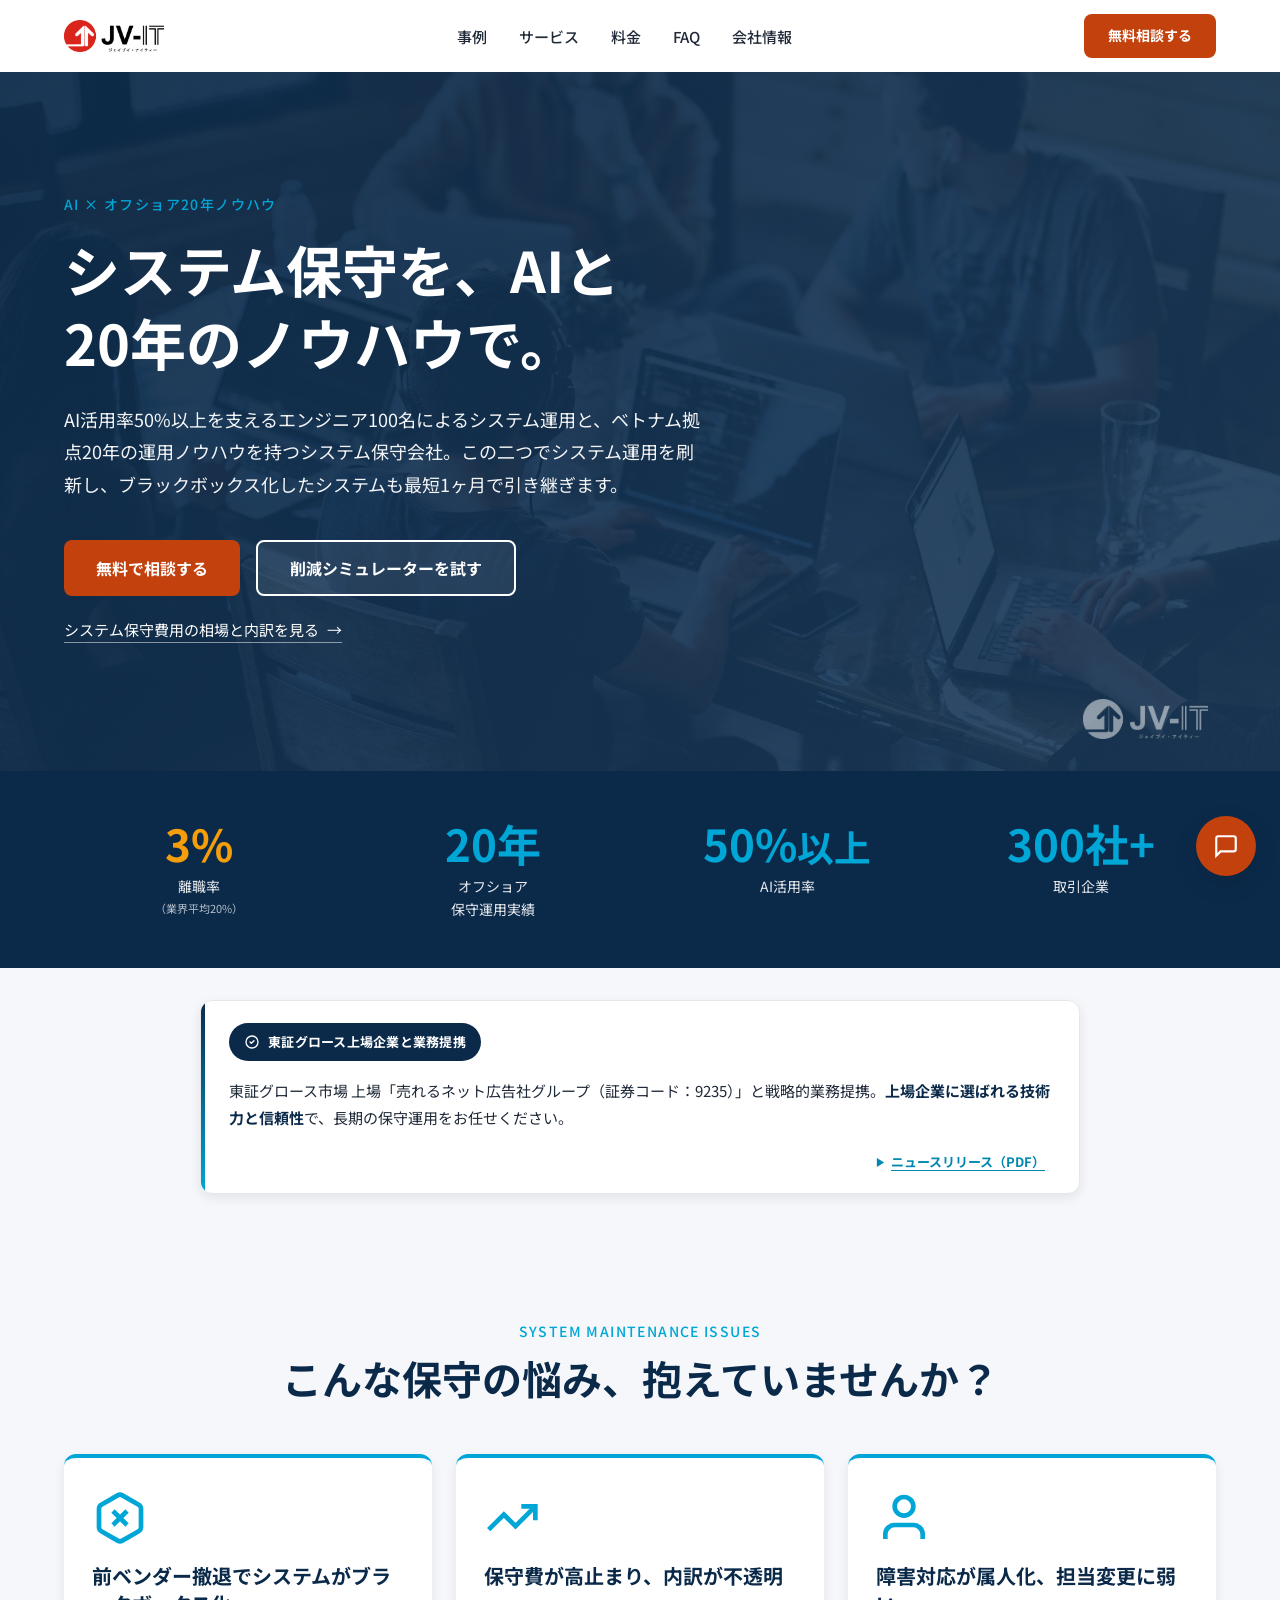
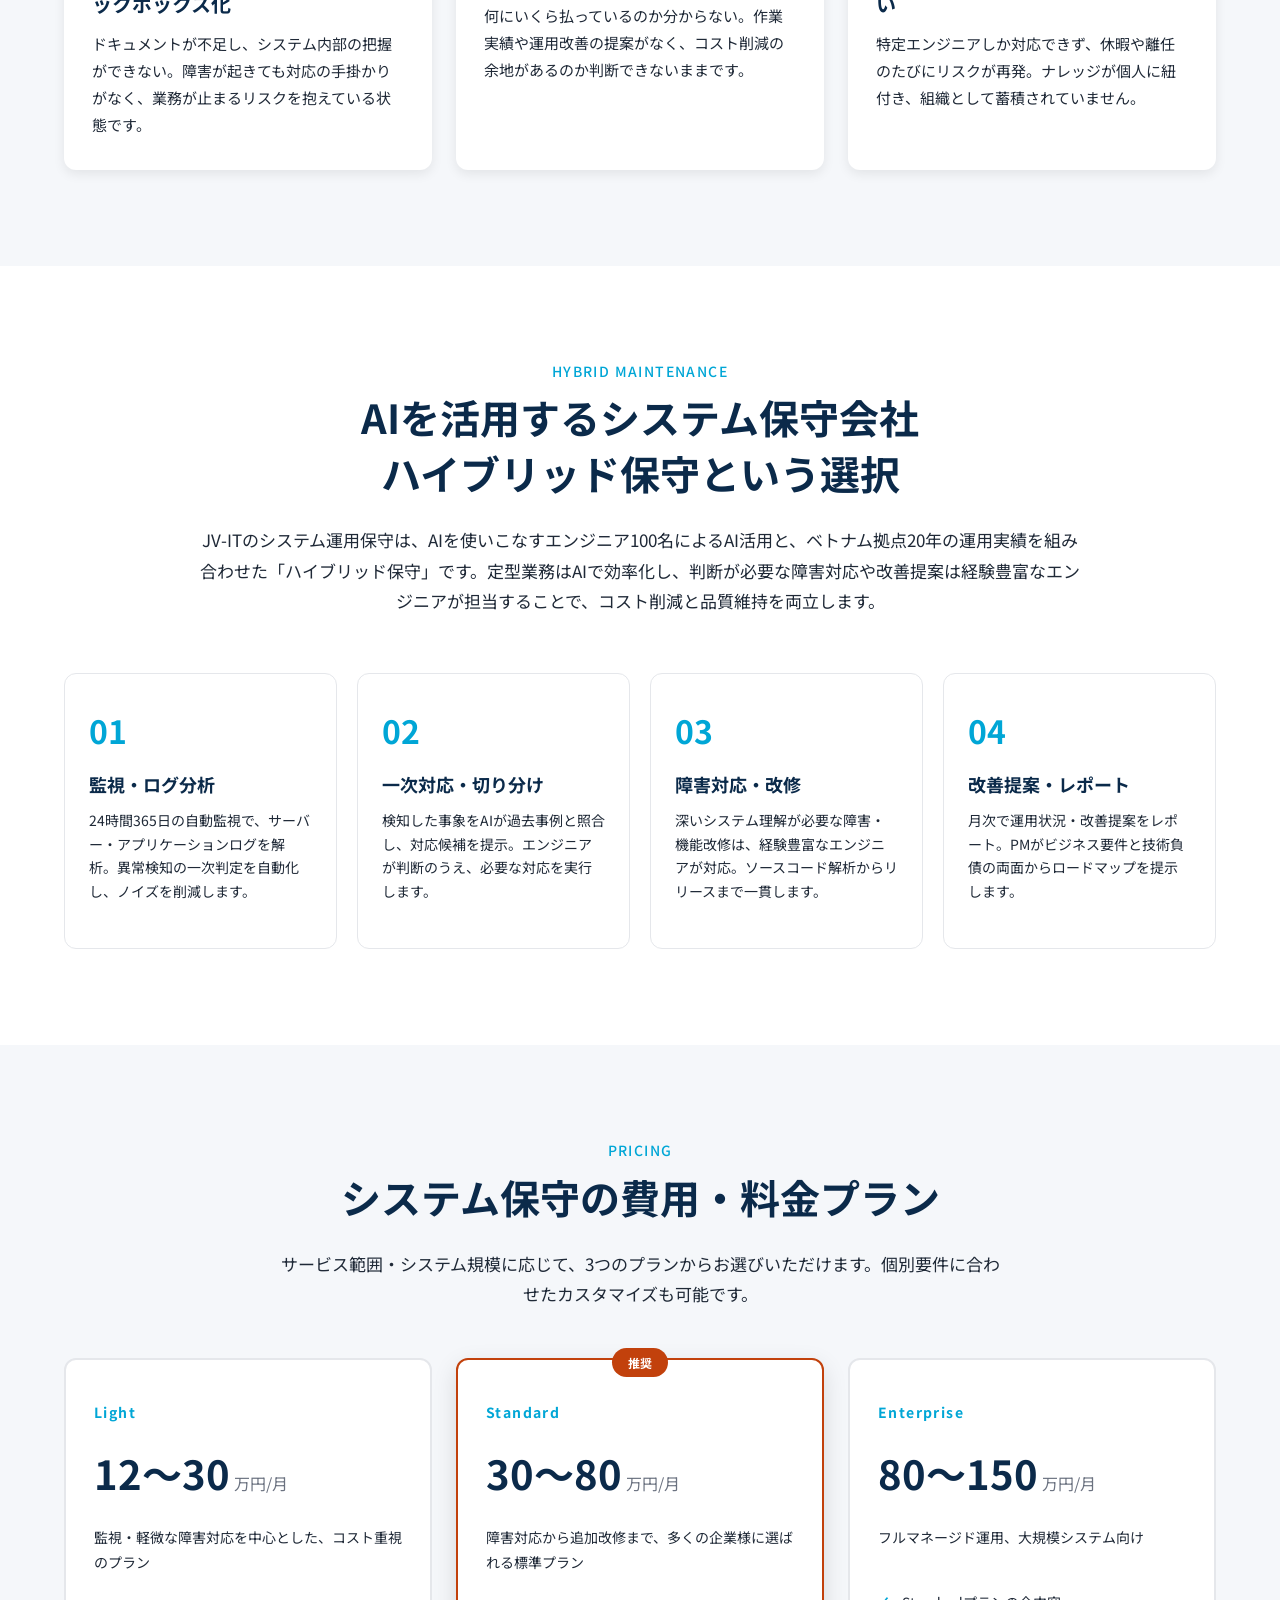
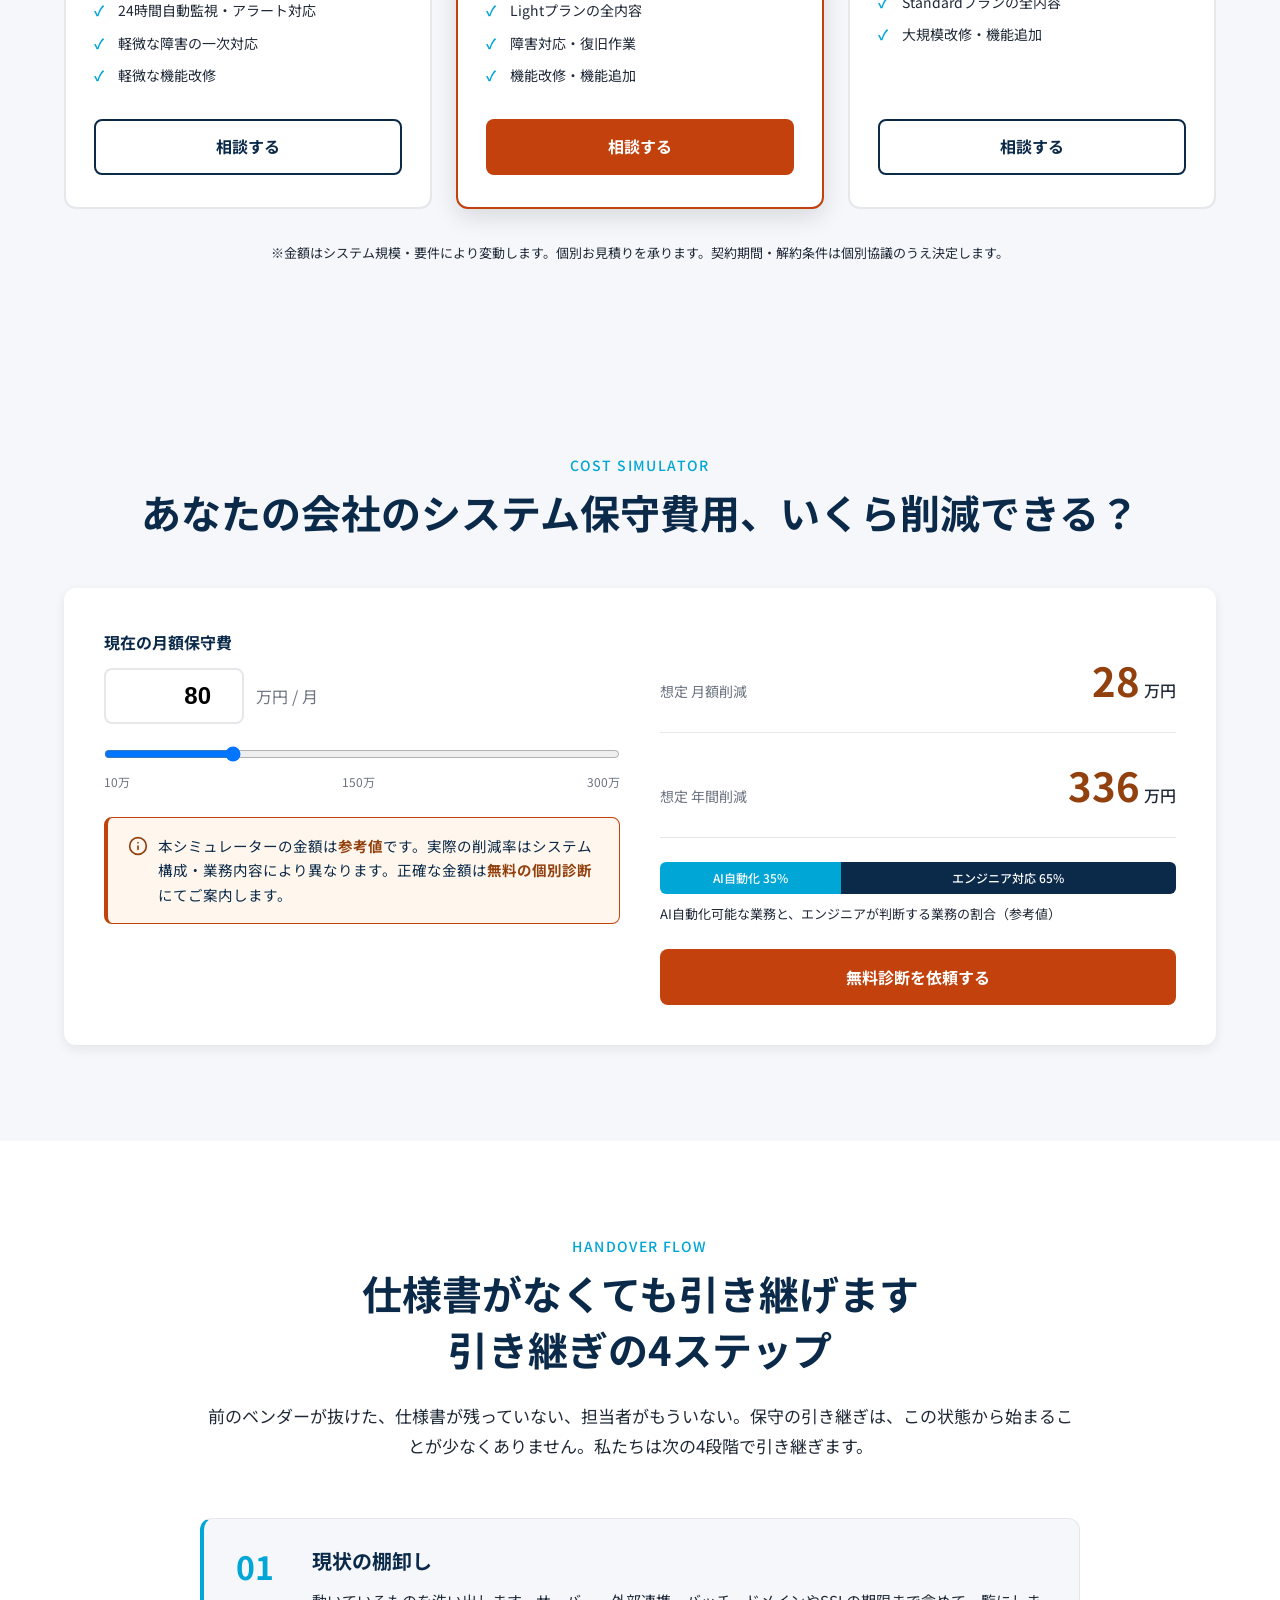
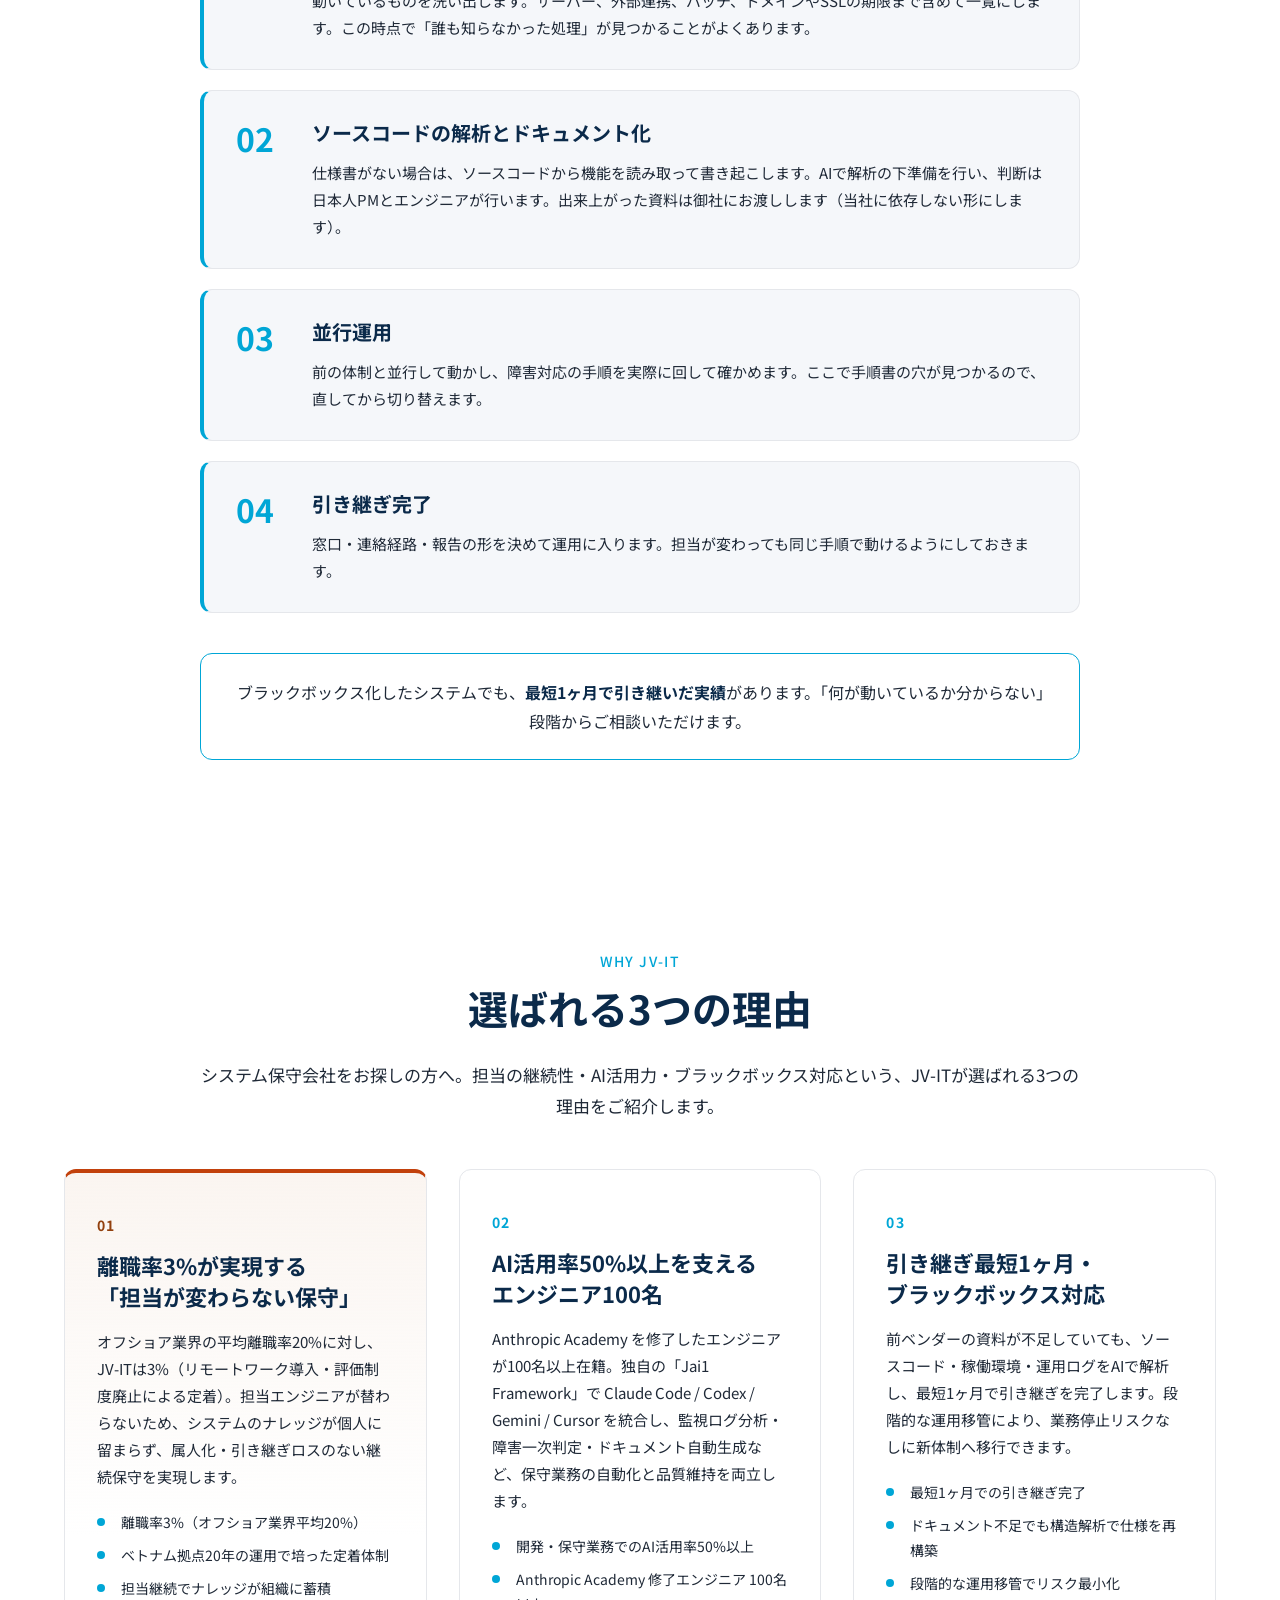
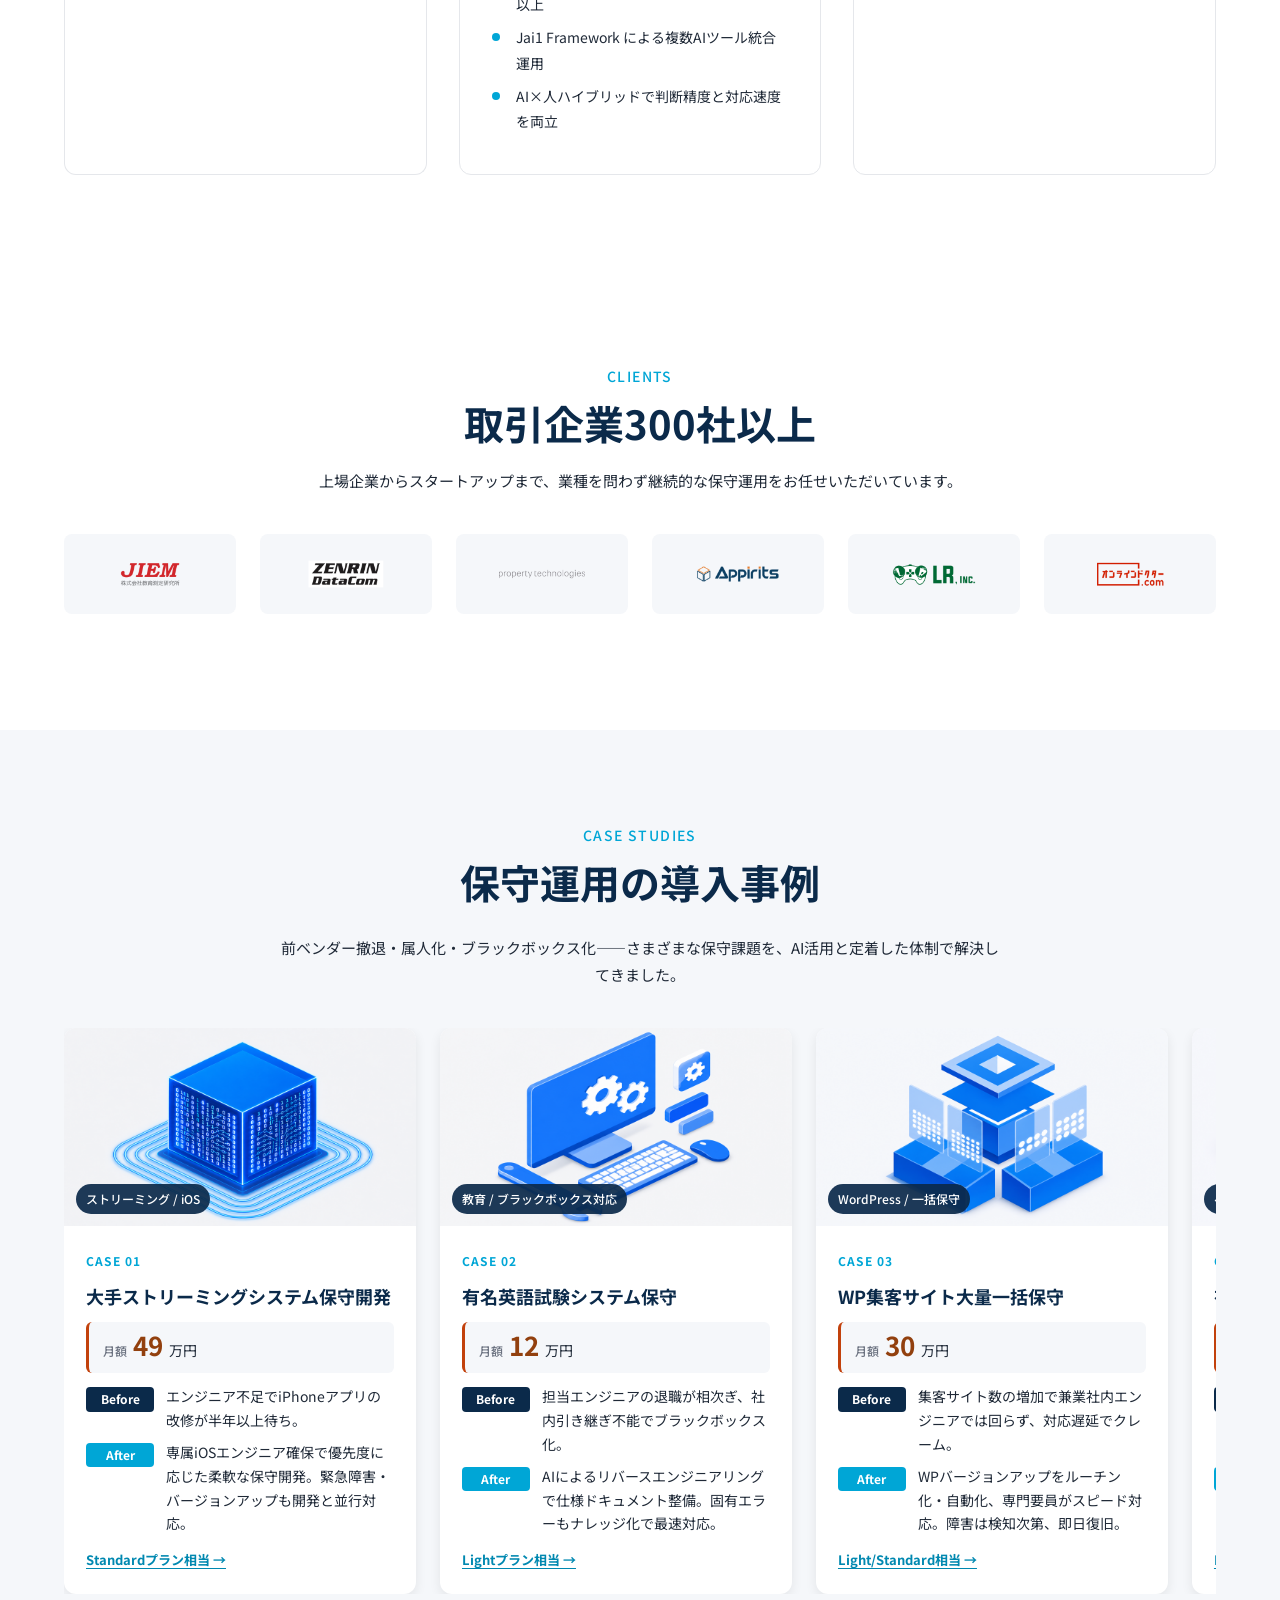
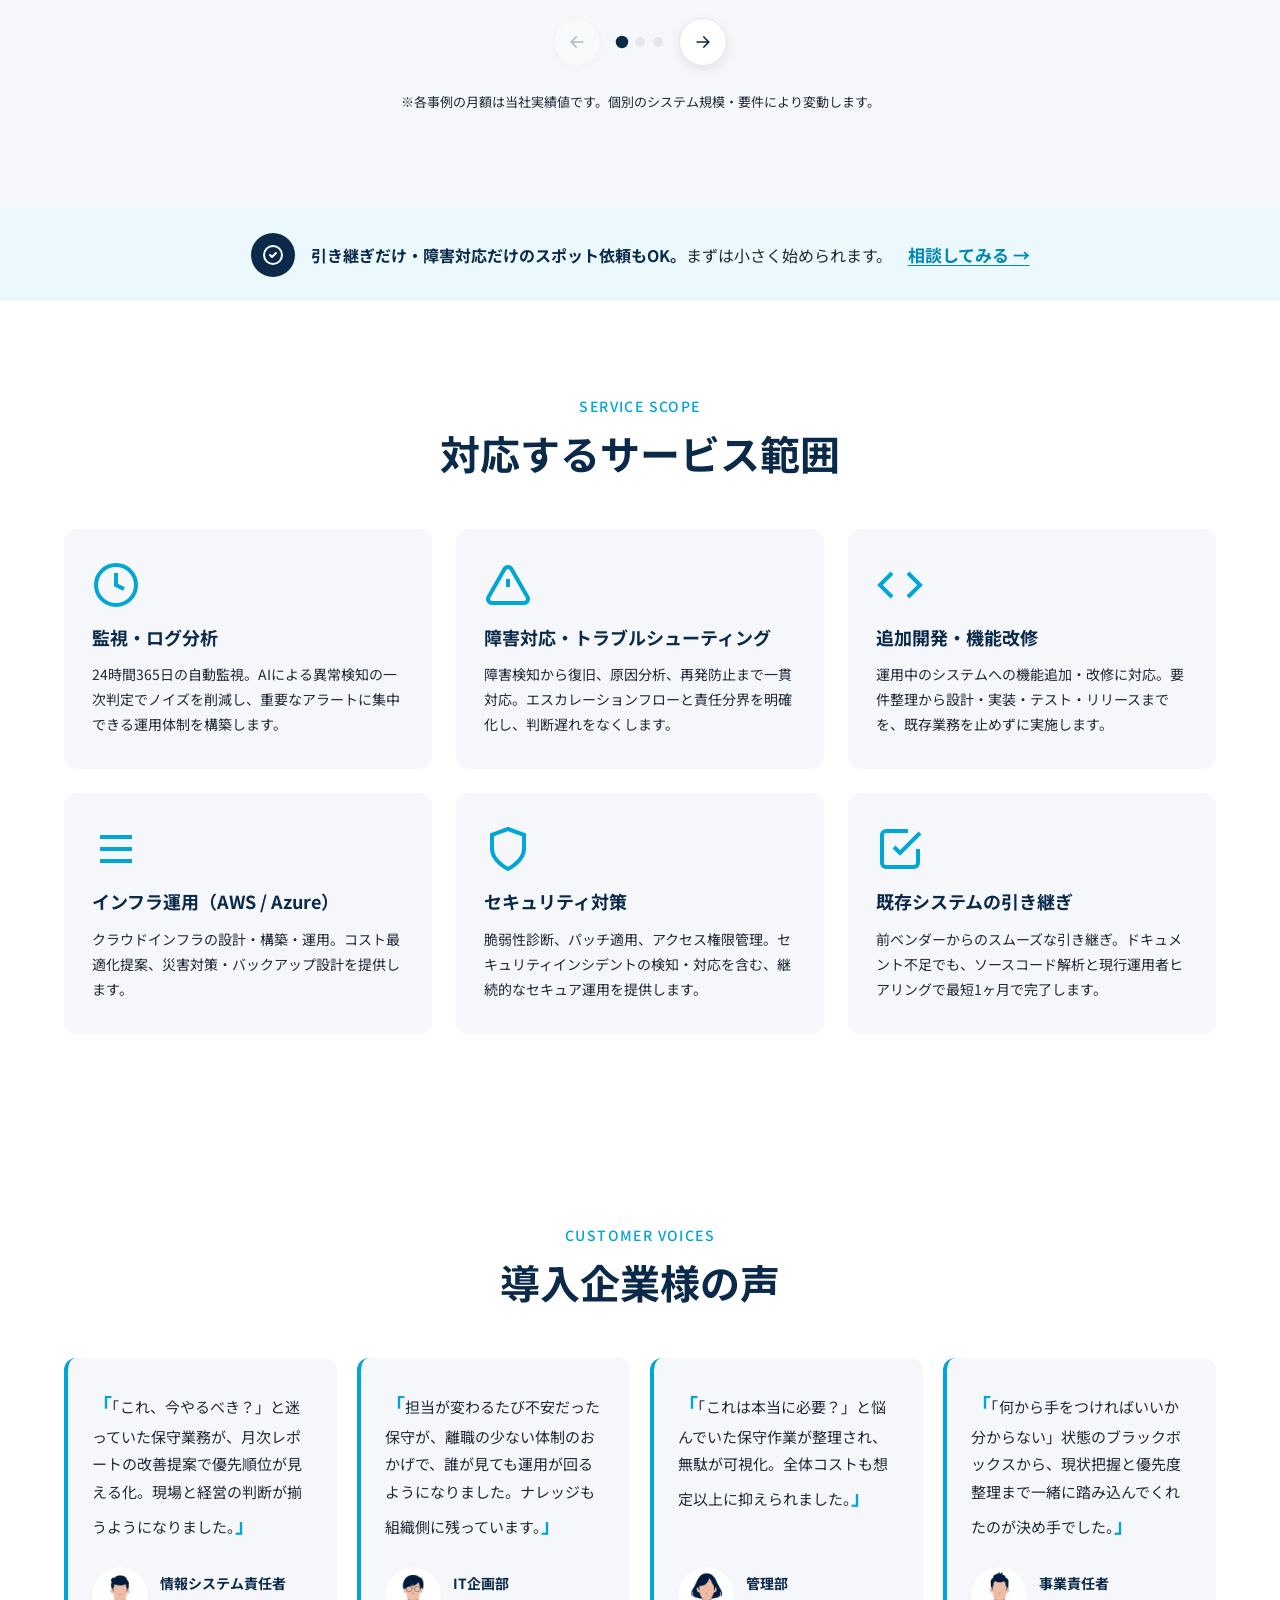
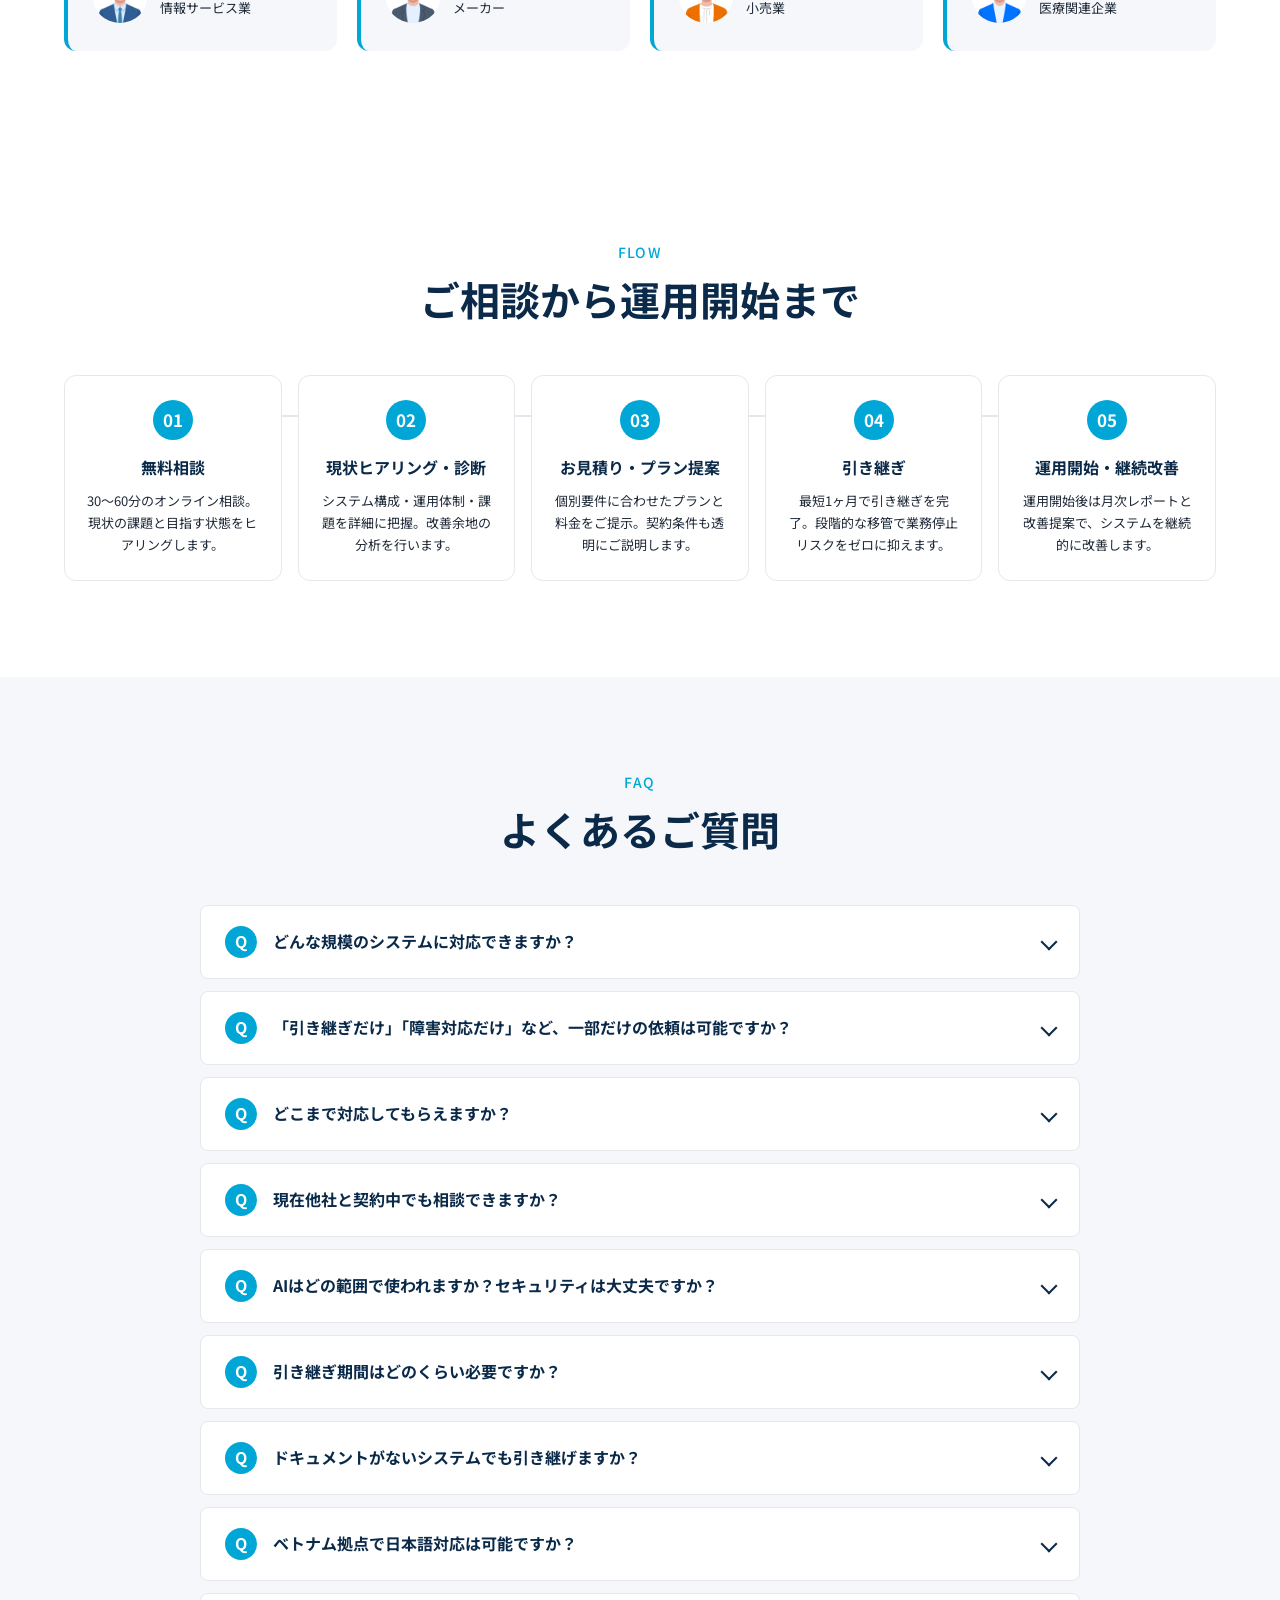
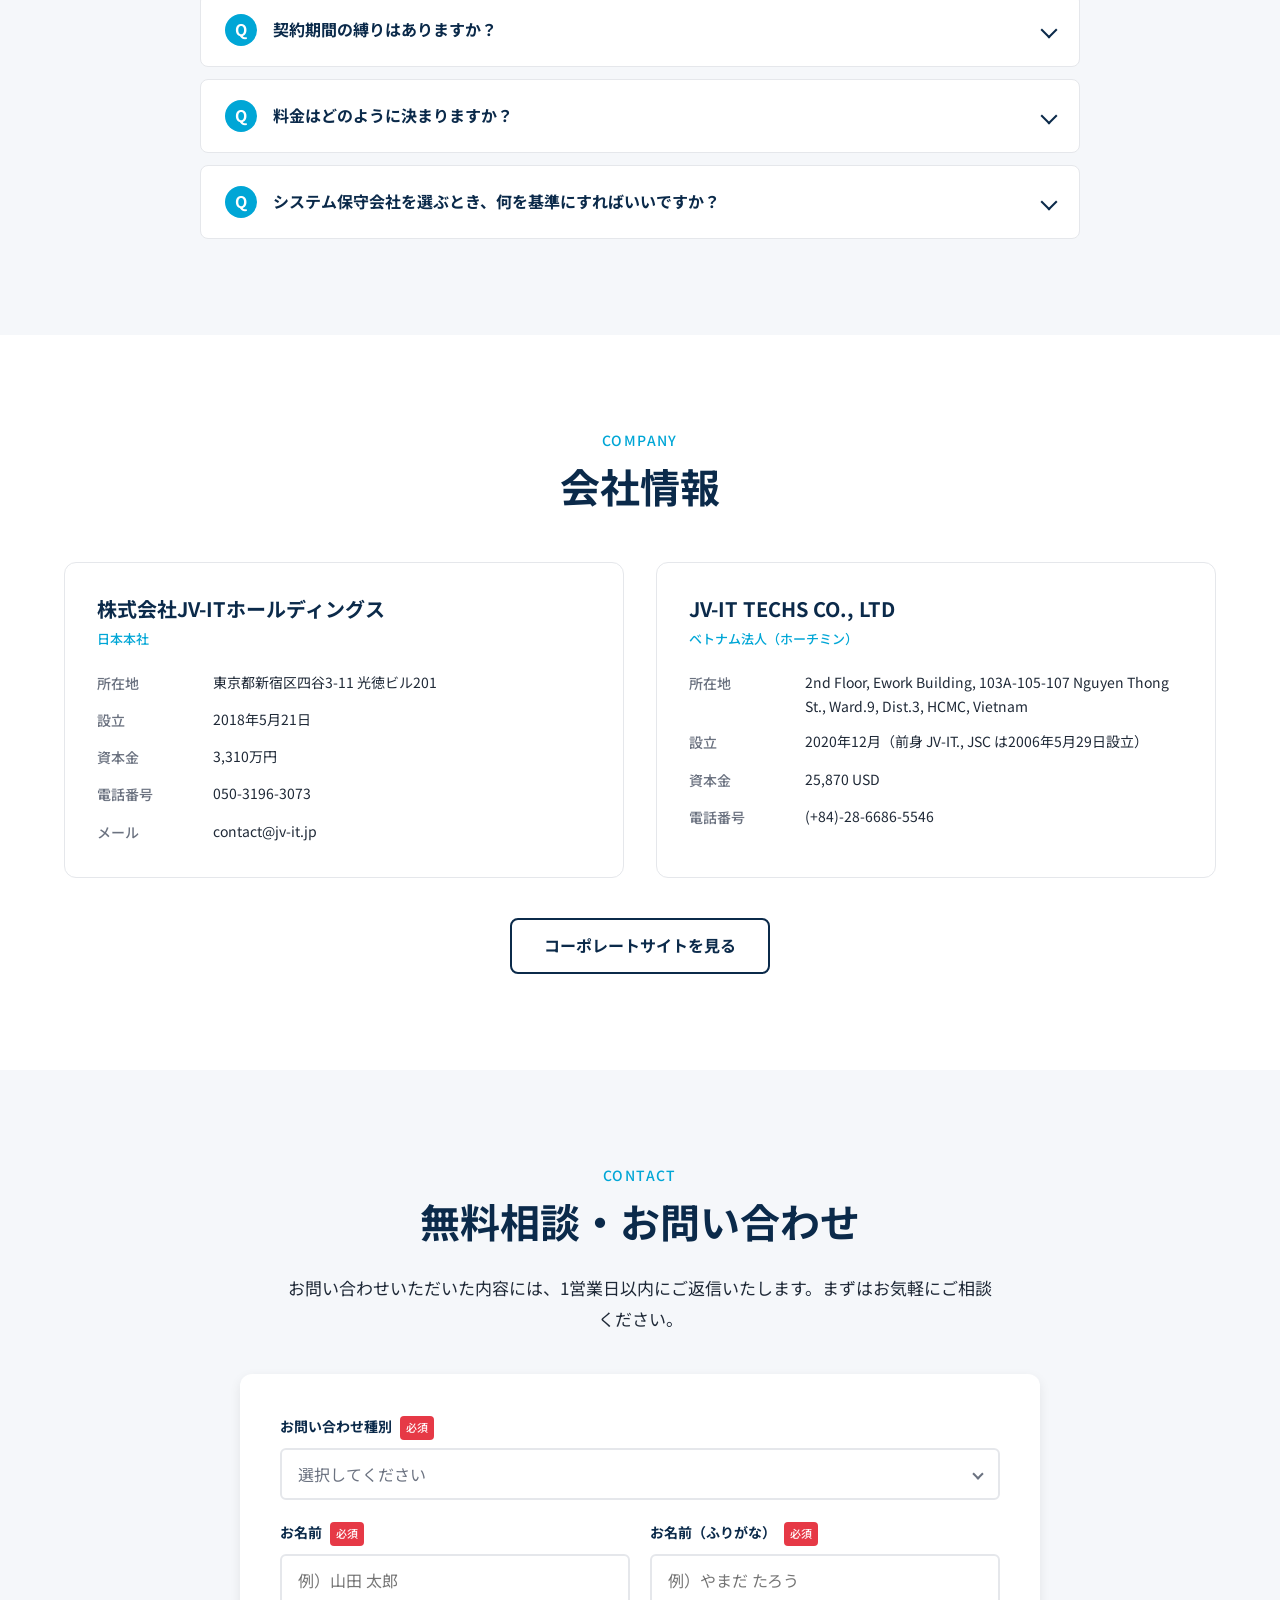
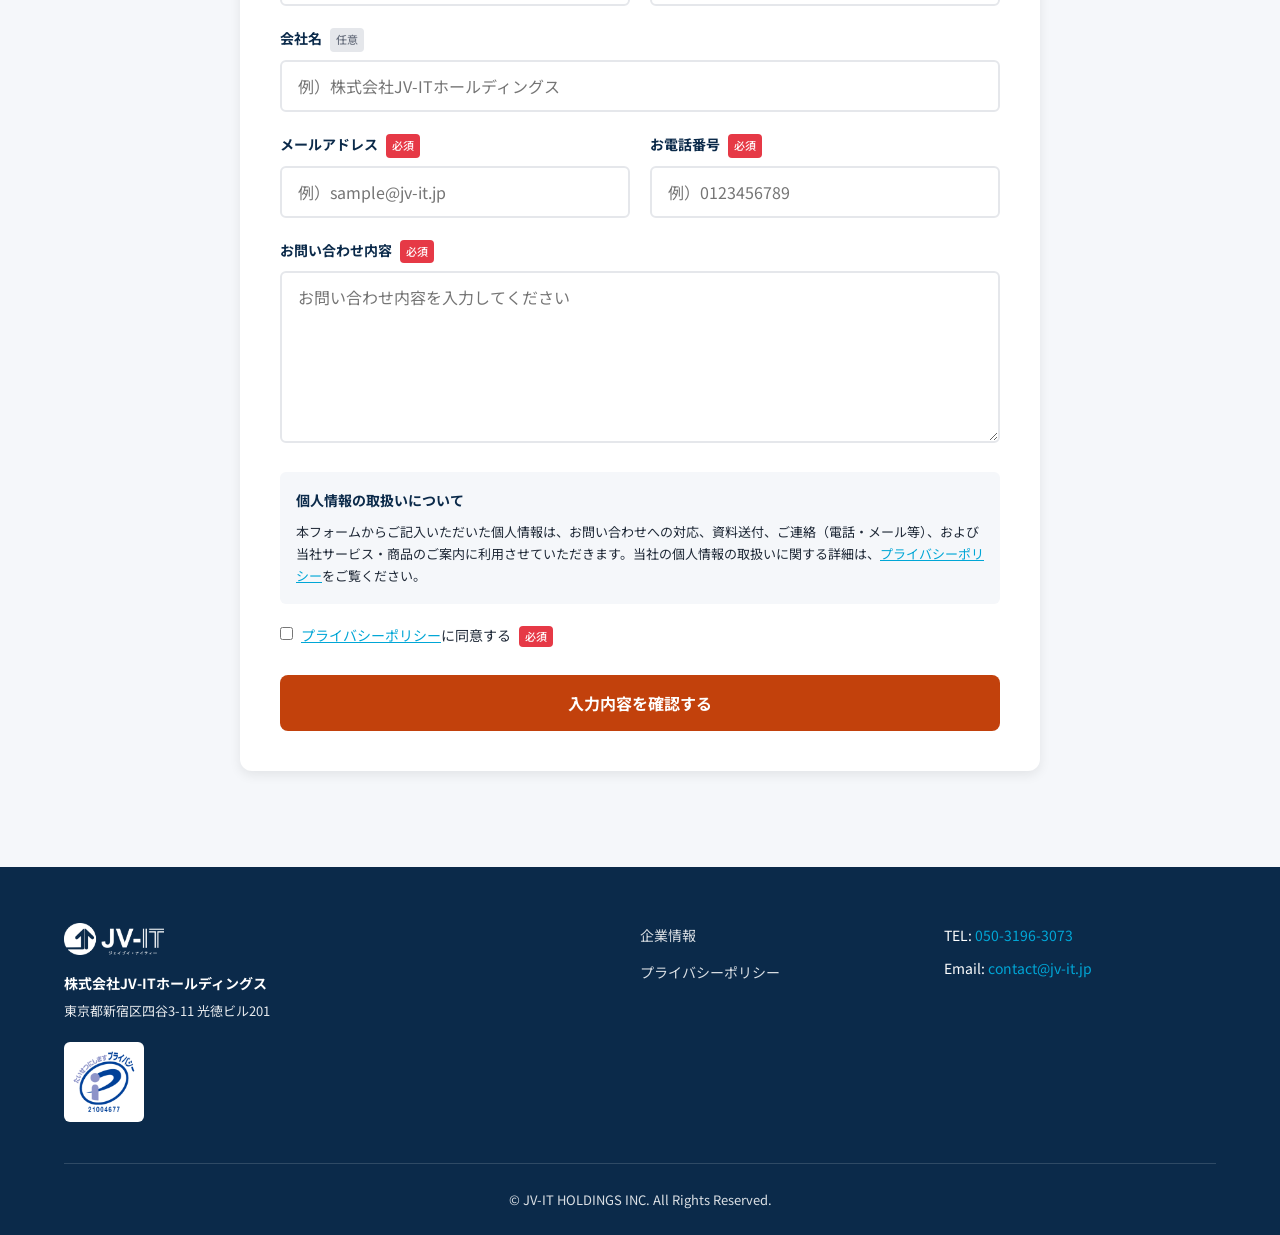
<file: system-maintenance/index.html>
<!DOCTYPE html>
<html lang="ja">
<head>
  <!-- Google Tag Manager -->
  <script>(function(w,d,s,l,i){w[l]=w[l]||[];w[l].push({'gtm.start':
  new Date().getTime(),event:'gtm.js'});var f=d.getElementsByTagName(s)[0],
  j=d.createElement(s),dl=l!='dataLayer'?'&l='+l:'';j.async=true;j.src=
  'https://www.googletagmanager.com/gtm.js?id='+i+dl;f.parentNode.insertBefore(j,f);
  })(window,document,'script','dataLayer','GTM-MM5FW5W9');</script>
  <!-- End Google Tag Manager -->
  <meta charset="UTF-8">
  <meta name="viewport" content="width=device-width, initial-scale=1.0">
  <title>システム保守会社をお探しなら｜料金プランと最短1ヶ月の引き継ぎ｜JV-IT</title>
  <meta name="description" content="ベトナム拠点20年のノウハウとAIで、システムの運用保守をお引き受けします。仕様書がないシステムも最短1ヶ月で引き継いだ実績があります。日本人PMが窓口として運用まで担当します。">
  <meta name="robots" content="index, follow">
  <link rel="canonical" href="https://jv-it.jp/lp/system-maintenance/">

  <!-- OGP -->
  <meta property="og:type" content="website">
  <meta property="og:title" content="システム保守会社をお探しなら｜料金プランと最短1ヶ月の引き継ぎ｜JV-IT">
  <meta property="og:description" content="ベトナム拠点20年のノウハウとAIで、システムの運用保守をお引き受けします。仕様書がないシステムも最短1ヶ月で引き継いだ実績があります。日本人PMが窓口として運用まで担当します。">
  <meta property="og:url" content="https://jv-it.jp/lp/system-maintenance/">
  <meta property="og:image" content="https://jv-it.jp/lp/system-maintenance/assets/img/og-image.png">

  <!-- Twitter Card -->
  <meta name="twitter:card" content="summary_large_image">
  <meta name="twitter:title" content="システム保守会社をお探しなら｜料金プランと最短1ヶ月の引き継ぎ｜JV-IT">
  <meta name="twitter:description" content="ベトナム拠点20年のノウハウとAIで、システムの運用保守をお引き受けします。仕様書がないシステムも最短1ヶ月で引き継いだ実績があります。日本人PMが窓口として運用まで担当します。">
  <meta name="twitter:image" content="https://jv-it.jp/lp/system-maintenance/assets/img/og-image.png">

  <!-- Favicon（本番 jv-it.jp と同一のアイコン） -->
  <link rel="icon" href="assets/img/favicon/favicon-32x32.png" sizes="32x32">
  <link rel="icon" href="assets/img/favicon/favicon-192x192.png" sizes="192x192">
  <link rel="apple-touch-icon" href="assets/img/favicon/apple-touch-icon.png">

  <!-- Fonts -->
  <link rel="preconnect" href="https://fonts.googleapis.com">
  <link rel="preconnect" href="https://fonts.gstatic.com" crossorigin>
  <link rel="stylesheet" href="https://fonts.googleapis.com/css2?family=Noto+Sans+JP:wght@400;500;700&display=swap">

  <!-- CSS -->
  <link rel="stylesheet" href="assets/css/style.css">

  <!-- Structured Data: Organization -->
  <script type="application/ld+json">
  {
    "@context": "https://schema.org",
    "@type": "Organization",
    "name": "株式会社JV-ITホールディングス",
    "alternateName": ["JV-IT", "JV-IT HOLDINGS"],
    "url": "https://jv-it.jp/",
    "logo": "https://jv-it.jp/lp/system-maintenance/assets/img/logo-jvit-black.png",
    "email": "contact@jv-it.jp",
    "telephone": "+81-50-3196-3073"
  }
  </script>

  <!-- Structured Data: Service -->
  <script type="application/ld+json">
  {
    "@context": "https://schema.org",
    "@type": "Service",
    "serviceType": "システム運用保守",
    "alternateName": ["AI保守", "システム保守", "システム保守会社", "運用保守会社", "システム運用管理", "保守運用", "保守委託", "システム保守 委託", "保守会社 乗り換え", "オフショア保守"],
    "provider": {
      "@type": "Organization",
      "name": "株式会社JV-ITホールディングス"
    },
    "areaServed": "JP",
    "offers": {
      "@type": "Offer",
      "priceCurrency": "JPY",
      "priceSpecification": {
        "@type": "PriceSpecification",
        "minPrice": 120000,
        "maxPrice": 1500000,
        "priceCurrency": "JPY"
      }
    }
  }
  </script>

  <!-- Structured Data: FAQPage -->
  <script type="application/ld+json">
  {
    "@context": "https://schema.org",
    "@type": "FAQPage",
    "mainEntity": [
      {
        "@type": "Question",
        "name": "どんな規模のシステムに対応できますか？",
        "acceptedAnswer": { "@type": "Answer", "text": "小規模のWebサイトから、複数サーバ・複数サービスで構成された大規模基幹システムまで対応可能です。" }
      },
      {
        "@type": "Question",
        "name": "「引き継ぎだけ」「障害対応だけ」など、一部だけの依頼は可能ですか？",
        "acceptedAnswer": { "@type": "Answer", "text": "可能です。運用保守の全面委託だけでなく、「引き継ぎのみ」「障害発生時のスポット対応のみ」「特定機能の改修のみ」など、必要な範囲だけのご依頼も承ります。まずは小さく始め、状況に応じて範囲を広げることもできます。" }
      },
      {
        "@type": "Question",
        "name": "どこまで対応してもらえますか？",
        "acceptedAnswer": { "@type": "Answer", "text": "現行システムの解析・調査から、日次運用・監視、障害対応、機能改修・追加開発、サーバー／インフラ運用、セキュリティ・パフォーマンス最適化まで一貫して対応します。" }
      },
      {
        "@type": "Question",
        "name": "現在他社と契約中でも相談できますか？",
        "acceptedAnswer": { "@type": "Answer", "text": "もちろん可能です。相談時点で他社契約の解約義務はありません。秘密保持契約のもと厳重に管理いたします。また、既存ベンダーや社内担当者と並行しての依頼・作業も可能です。段階的な移行にも対応します。" }
      },
      {
        "@type": "Question",
        "name": "AIはどの範囲で使われますか？",
        "acceptedAnswer": { "@type": "Answer", "text": "AIは監視ログ分析・一次判定・レポート作成などに活用します。本番環境への変更適用など重要操作はエンジニア承認が必須です。" }
      },
      {
        "@type": "Question",
        "name": "引き継ぎ期間はどのくらい必要ですか？",
        "acceptedAnswer": { "@type": "Answer", "text": "標準的なケースで最短1ヶ月です。ドキュメント不足でも段階的に引き継ぎ可能です。" }
      },
      {
        "@type": "Question",
        "name": "ドキュメントがないシステムでも引き継げますか？",
        "acceptedAnswer": { "@type": "Answer", "text": "はい、可能です。ソースコード解析・稼働ログから構造を再構築します。引き継ぎは「現状の棚卸し」「ソースコードの解析とドキュメント化」「並行運用」「引き継ぎ完了」の4ステップで進めます。" }
      },
      {
        "@type": "Question",
        "name": "ベトナム拠点で日本語対応は可能ですか？",
        "acceptedAnswer": { "@type": "Answer", "text": "可能です。日本本社のPMが窓口を担当し、ベトナム側との連携をブリッジします。" }
      },
      {
        "@type": "Question",
        "name": "契約期間の縛りはありますか？",
        "acceptedAnswer": { "@type": "Answer", "text": "契約期間・解約条件は個別協議のうえ決定します。" }
      },
      {
        "@type": "Question",
        "name": "料金はどのように決まりますか？",
        "acceptedAnswer": { "@type": "Answer", "text": "サービス範囲・システム規模・対応時間帯などから算出します。3プランを基本に個別カスタマイズ可能です。" }
      },
      {
        "@type": "Question",
        "name": "システム保守会社を選ぶとき、何を基準にすればいいですか？",
        "acceptedAnswer": { "@type": "Answer", "text": "障害対応のスピード、既存システムの解析力、引き継ぎ実績（ブラックボックス対応）、担当の継続性（離職率）、対応範囲（監視〜改修）を確認するのが重要です。JV-ITはAIと20年の運用ノウハウでこれらを一貫してご提供します。" }
      }
    ]
  }
  </script>

  <!-- Structured Data: BreadcrumbList -->
  <script type="application/ld+json">
  {
    "@context": "https://schema.org",
    "@type": "BreadcrumbList",
    "itemListElement": [
      { "@type": "ListItem", "position": 1, "name": "ホーム", "item": "https://jv-it.jp/" },
      { "@type": "ListItem", "position": 2, "name": "LP", "item": "https://jv-it.jp/lp/" },
      { "@type": "ListItem", "position": 3, "name": "システム運用保守", "item": "https://jv-it.jp/lp/system-maintenance/" }
    ]
  }
  </script>
</head>
<body>
  <!-- Google Tag Manager (noscript) -->
  <noscript><iframe src="https://www.googletagmanager.com/ns.html?id=GTM-MM5FW5W9"
  height="0" width="0" style="display:none;visibility:hidden"></iframe></noscript>
  <!-- End Google Tag Manager (noscript) -->
  <!-- ヘッダー -->
  <header id="header" class="header">
    <div class="container header__inner">
      <a href="#" class="header__logo" aria-label="JV-ITホーム">
        <img src="assets/img/logo-jvit-black.png" alt="JV-IT" width="120" height="32">
      </a>
      <nav class="header__nav" aria-label="メインナビゲーション">
        <a href="#cases" class="header__link">事例</a>
        <a href="#services" class="header__link">サービス</a>
        <a href="#pricing" class="header__link">料金</a>
        <a href="#faq" class="header__link">FAQ</a>
        <a href="#company" class="header__link">会社情報</a>
      </nav>
      <a href="#contact" class="btn btn--primary btn--sm header__cta">無料相談する</a>
    </div>
  </header>

  <main>
    <section id="hero" class="hero">
      <div class="hero__bg" aria-hidden="true">
        <img src="assets/img/hero-bg.jpg" alt="" loading="eager" fetchpriority="high">
        <div class="hero__overlay"></div>
      </div>
      <div class="container hero__inner">
        <div class="hero__content fade-in">
          <p class="hero__eyebrow">AI × オフショア20年ノウハウ</p>
          <h1 class="hero__title">システム保守を、AIと<br>20年のノウハウで。</h1>
          <p class="hero__lead">AI活用率50%以上を支えるエンジニア100名によるシステム運用と、ベトナム拠点20年の運用ノウハウを持つシステム保守会社。この二つでシステム運用を刷新し、ブラックボックス化したシステムも最短1ヶ月で引き継ぎます。</p>
          <div class="hero__ctas">
            <a href="#contact" class="btn btn--primary">無料で相談する</a>
            <a href="#simulator" class="btn btn--on-dark">削減シミュレーターを試す</a>
          </div>
          <p class="hero__pricing-link">
            <a href="#pricing">システム保守費用の相場と内訳を見る</a>
          </p>
        </div>
        <img class="hero__watermark" src="assets/img/logo-jvit-white.png" alt="" aria-hidden="true">
      </div>
    </section>
    <section id="stats-bar" class="stats-bar">
      <div class="container">
        <ul class="stats-bar__list">
          <li class="stat stat--highlight fade-in">
            <span class="stat__value"><span data-count="3">3</span>%</span>
            <span class="stat__label">離職率<br><small>（業界平均20%）</small></span>
          </li>
          <li class="stat fade-in">
            <span class="stat__value"><span data-count="20">20</span>年</span>
            <span class="stat__label">オフショア<br>保守運用実績</span>
          </li>
          <li class="stat fade-in">
            <span class="stat__value"><span data-count="50">50</span>%<small>以上</small></span>
            <span class="stat__label">AI活用率</span>
          </li>
          <li class="stat fade-in">
            <span class="stat__value"><span data-count="300">300</span>社+</span>
            <span class="stat__label">取引企業</span>
          </li>
        </ul>
      </div>
    </section>
    <section id="trust" class="trust-band" aria-label="上場企業との業務提携">
      <div class="container">
        <div class="trust-band__card">
          <span class="trust-band__badge">
            <svg viewBox="0 0 24 24" width="16" height="16" fill="none" stroke="currentColor" stroke-width="2" stroke-linecap="round" stroke-linejoin="round" aria-hidden="true"><path d="M9 12l2 2 4-4"/><circle cx="12" cy="12" r="9"/></svg>
            東証グロース上場企業と業務提携
          </span>
          <div class="trust-band__body">
            <!--
              業務提携先ロゴ：相手先の許諾が確認できたら、ロゴ画像を assets/img/partners/ に配置し、
              下記 figure のコメントを解除してください（src のファイル名は実ファイルに合わせて変更）。
              許諾未確認の間は、この figure をコメントアウトしたままにしておけばバッジ＋本文＋リンクのみ表示されます。
            <figure class="trust-band__partner">
              <img src="assets/img/partners/urerunet-group.png" alt="売れるネット広告社グループ ロゴ" width="160" height="48" loading="lazy">
              <figcaption class="trust-band__partner-label">業務提携先</figcaption>
            </figure>
            -->
            <p class="trust-band__text">
              東証グロース市場 上場「売れるネット広告社グループ（証券コード：9235）」と戦略的業務提携。<strong>上場企業に選ばれる技術力と信頼性</strong>で、長期の保守運用をお任せください。
            </p>
          </div>
          <div class="trust-band__footer">
            <a class="trust-band__link" href="https://contents.xj-storage.jp/xcontents/AS04786/703c35fc/6003/450d/bd35/4101dc521b66/140120260515537812.pdf" target="_blank" rel="noopener">
              <svg class="trust-band__link-tri" viewBox="0 0 10 10" width="9" height="9" aria-hidden="true"><polygon points="1,0 9,5 1,10" fill="currentColor"/></svg>
              ニュースリリース（PDF）<span class="visually-hidden">（別ウィンドウで開きます）</span>
            </a>
          </div>
        </div>
      </div>
    </section>
    <section id="problems" class="problems section section--soft">
      <div class="container">
        <h2 class="section-title">
          <span class="section-title__lead">SYSTEM MAINTENANCE ISSUES</span>
          こんな保守の悩み、抱えていませんか？
        </h2>
        <ul class="problems__list">
          <li class="problem-card fade-in">
            <div class="problem-card__icon" aria-hidden="true">
              <!-- ブラックボックス icon: box-x -->
              <svg viewBox="0 0 24 24" fill="none" stroke="currentColor" stroke-width="2"><path d="M21 8a2 2 0 0 0-1-1.7l-7-4a2 2 0 0 0-2 0l-7 4A2 2 0 0 0 3 8v8a2 2 0 0 0 1 1.7l7 4a2 2 0 0 0 2 0l7-4A2 2 0 0 0 21 16Z"/><path d="M9 9l6 6M15 9l-6 6"/></svg>
            </div>
            <h3 class="problem-card__title">前ベンダー撤退でシステムがブラックボックス化</h3>
            <p class="problem-card__body">ドキュメントが不足し、システム内部の把握ができない。障害が起きても対応の手掛かりがなく、業務が止まるリスクを抱えている状態です。</p>
          </li>
          <li class="problem-card fade-in">
            <div class="problem-card__icon" aria-hidden="true">
              <!-- 高止まり icon: trending-up -->
              <svg viewBox="0 0 24 24" fill="none" stroke="currentColor" stroke-width="2"><polyline points="22 7 13.5 15.5 8.5 10.5 2 17"/><polyline points="16 7 22 7 22 13"/></svg>
            </div>
            <h3 class="problem-card__title">保守費が高止まり、内訳が不透明</h3>
            <p class="problem-card__body">何にいくら払っているのか分からない。作業実績や運用改善の提案がなく、コスト削減の余地があるのか判断できないままです。</p>
          </li>
          <li class="problem-card fade-in">
            <div class="problem-card__icon" aria-hidden="true">
              <!-- 属人化 icon: user-alert -->
              <svg viewBox="0 0 24 24" fill="none" stroke="currentColor" stroke-width="2"><path d="M20 21v-2a4 4 0 0 0-4-4H8a4 4 0 0 0-4 4v2"/><circle cx="12" cy="7" r="4"/></svg>
            </div>
            <h3 class="problem-card__title">障害対応が属人化、担当変更に弱い</h3>
            <p class="problem-card__body">特定エンジニアしか対応できず、休暇や離任のたびにリスクが再発。ナレッジが個人に紐付き、組織として蓄積されていません。</p>
          </li>
        </ul>
      </div>
    </section>
    <section id="solution" class="solution section">
  <div class="container">
    <h2 class="section-title">
      <span class="section-title__lead">HYBRID MAINTENANCE</span>
      AIを活用するシステム保守会社<br>ハイブリッド保守という選択
    </h2>
    <p class="solution__lead">
      JV-ITのシステム運用保守は、AIを使いこなすエンジニア100名によるAI活用と、ベトナム拠点20年の運用実績を組み合わせた「ハイブリッド保守」です。定型業務はAIで効率化し、判断が必要な障害対応や改善提案は経験豊富なエンジニアが担当することで、コスト削減と品質維持を両立します。
    </p>
    <ol class="solution__steps">
      <li class="solution-step fade-in">
        <span class="solution-step__num">01</span>
        <h3 class="solution-step__title">監視・ログ分析</h3>
        <p class="solution-step__body">24時間365日の自動監視で、サーバー・アプリケーションログを解析。異常検知の一次判定を自動化し、ノイズを削減します。</p>
      </li>
      <li class="solution-step fade-in">
        <span class="solution-step__num">02</span>
        <h3 class="solution-step__title">一次対応・切り分け</h3>
        <p class="solution-step__body">検知した事象をAIが過去事例と照合し、対応候補を提示。エンジニアが判断のうえ、必要な対応を実行します。</p>
      </li>
      <li class="solution-step fade-in">
        <span class="solution-step__num">03</span>
        <h3 class="solution-step__title">障害対応・改修</h3>
        <p class="solution-step__body">深いシステム理解が必要な障害・機能改修は、経験豊富なエンジニアが対応。ソースコード解析からリリースまで一貫します。</p>
      </li>
      <li class="solution-step fade-in">
        <span class="solution-step__num">04</span>
        <h3 class="solution-step__title">改善提案・レポート</h3>
        <p class="solution-step__body">月次で運用状況・改善提案をレポート。PMがビジネス要件と技術負債の両面からロードマップを提示します。</p>
      </li>
    </ol>
  </div>
</section>
    <section id="pricing" class="pricing section section--soft">
  <div class="container">
    <h2 class="section-title">
      <span class="section-title__lead">PRICING</span>
      システム保守の費用・料金プラン
    </h2>
    <p class="pricing__lead">サービス範囲・システム規模に応じて、3つのプランからお選びいただけます。個別要件に合わせたカスタマイズも可能です。</p>
    <ul class="pricing__list">
      <li class="plan-card fade-in">
        <span class="plan-card__badge">Light</span>
        <p class="plan-card__price"><span class="plan-card__num">12〜30</span>万円/月</p>
        <p class="plan-card__desc">監視・軽微な障害対応を中心とした、コスト重視のプラン</p>
        <ul class="plan-card__features">
          <li>24時間自動監視・アラート対応</li>
          <li>軽微な障害の一次対応</li>
          <li>軽微な機能改修</li>
        </ul>
        <a href="#contact" class="btn btn--secondary plan-card__btn">相談する</a>
      </li>
      <li class="plan-card plan-card--recommended fade-in">
        <span class="plan-card__ribbon">推奨</span>
        <span class="plan-card__badge">Standard</span>
        <p class="plan-card__price"><span class="plan-card__num">30〜80</span>万円/月</p>
        <p class="plan-card__desc">障害対応から追加改修まで、多くの企業様に選ばれる標準プラン</p>
        <ul class="plan-card__features">
          <li>Lightプランの全内容</li>
          <li>障害対応・復旧作業</li>
          <li>機能改修・機能追加</li>
        </ul>
        <a href="#contact" class="btn btn--primary plan-card__btn">相談する</a>
      </li>
      <li class="plan-card fade-in">
        <span class="plan-card__badge">Enterprise</span>
        <p class="plan-card__price"><span class="plan-card__num">80〜150</span>万円/月</p>
        <p class="plan-card__desc">フルマネージド運用、大規模システム向け</p>
        <ul class="plan-card__features">
          <li>Standardプランの全内容</li>
          <li>大規模改修・機能追加</li>
        </ul>
        <a href="#contact" class="btn btn--secondary plan-card__btn">相談する</a>
      </li>
    </ul>
    <p class="pricing__note">※金額はシステム規模・要件により変動します。個別お見積りを承ります。契約期間・解約条件は個別協議のうえ決定します。</p>
  </div>
</section>
    <section id="simulator" class="simulator section section--soft">
  <div class="container">
    <h2 class="section-title">
      <span class="section-title__lead">COST SIMULATOR</span>
      あなたの会社のシステム保守費用、いくら削減できる？
    </h2>
    <div class="simulator__grid">
      <div class="simulator__inputs">
        <label class="simulator__label" for="sim-input">現在の月額保守費</label>
        <div class="simulator__input-row">
          <input type="number" id="sim-input" min="10" max="300" step="1" value="80">
          <span class="simulator__unit">万円 / 月</span>
        </div>
        <input type="range" id="sim-range" min="10" max="300" step="10" value="80" aria-label="月額保守費スライダー">
        <div class="simulator__range-scale">
          <span>10万</span><span>150万</span><span>300万</span>
        </div>
        <p class="simulator__disclaimer" role="note">
          <svg viewBox="0 0 24 24" width="20" height="20" fill="none" stroke="currentColor" stroke-width="2" stroke-linecap="round" stroke-linejoin="round" aria-hidden="true"><circle cx="12" cy="12" r="10"/><path d="M12 16v-4M12 8h.01"/></svg>
          <span>本シミュレーターの金額は<strong>参考値</strong>です。実際の削減率はシステム構成・業務内容により異なります。正確な金額は<strong>無料の個別診断</strong>にてご案内します。</span>
        </p>
      </div>
      <div class="simulator__outputs">
        <div class="simulator__result">
          <span class="simulator__result-label">想定 月額削減</span>
          <span class="simulator__result-value" id="sim-monthly">28<span class="simulator__result-unit">万円</span></span>
        </div>
        <div class="simulator__result">
          <span class="simulator__result-label">想定 年間削減</span>
          <span class="simulator__result-value" id="sim-yearly">336<span class="simulator__result-unit">万円</span></span>
        </div>
        <div class="simulator__breakdown">
          <div class="simulator__bar" aria-label="業務割合の内訳">
            <span class="simulator__bar-ai" id="sim-bar-ai" style="width: 35%" aria-hidden="true">
              <span class="simulator__bar-label">AI自動化 35%</span>
            </span>
            <span class="simulator__bar-human" id="sim-bar-human" style="width: 65%" aria-hidden="true">
              <span class="simulator__bar-label">エンジニア対応 65%</span>
            </span>
          </div>
          <p class="simulator__breakdown-note">AI自動化可能な業務と、エンジニアが判断する業務の割合（参考値）</p>
        </div>
        <a href="#contact" id="sim-cta" class="btn btn--primary">無料診断を依頼する</a>
      </div>
    </div>
  </div>
</section>
    <section id="handover" class="handover section">
  <div class="container">
    <h2 class="section-title">
      <span class="section-title__lead">HANDOVER FLOW</span>
      仕様書がなくても引き継げます<br>引き継ぎの4ステップ
    </h2>
    <p class="handover__lead">
      前のベンダーが抜けた、仕様書が残っていない、担当者がもういない。保守の引き継ぎは、この状態から始まることが少なくありません。私たちは次の4段階で引き継ぎます。
    </p>
    <ol class="handover__list">
      <li class="handover-step fade-in">
        <span class="handover-step__num" aria-hidden="true">01</span>
        <div class="handover-step__content">
          <h3 class="handover-step__title">現状の棚卸し</h3>
          <p class="handover-step__text">動いているものを洗い出します。サーバー、外部連携、バッチ、ドメインやSSLの期限まで含めて一覧にします。この時点で「誰も知らなかった処理」が見つかることがよくあります。</p>
        </div>
      </li>
      <li class="handover-step fade-in">
        <span class="handover-step__num" aria-hidden="true">02</span>
        <div class="handover-step__content">
          <h3 class="handover-step__title">ソースコードの解析とドキュメント化</h3>
          <p class="handover-step__text">仕様書がない場合は、ソースコードから機能を読み取って書き起こします。AIで解析の下準備を行い、判断は日本人PMとエンジニアが行います。出来上がった資料は御社にお渡しします（当社に依存しない形にします）。</p>
        </div>
      </li>
      <li class="handover-step fade-in">
        <span class="handover-step__num" aria-hidden="true">03</span>
        <div class="handover-step__content">
          <h3 class="handover-step__title">並行運用</h3>
          <p class="handover-step__text">前の体制と並行して動かし、障害対応の手順を実際に回して確かめます。ここで手順書の穴が見つかるので、直してから切り替えます。</p>
        </div>
      </li>
      <li class="handover-step fade-in">
        <span class="handover-step__num" aria-hidden="true">04</span>
        <div class="handover-step__content">
          <h3 class="handover-step__title">引き継ぎ完了</h3>
          <p class="handover-step__text">窓口・連絡経路・報告の形を決めて運用に入ります。担当が変わっても同じ手順で動けるようにしておきます。</p>
        </div>
      </li>
    </ol>
    <p class="handover__note">
      ブラックボックス化したシステムでも、<strong>最短1ヶ月で引き継いだ実績</strong>があります。「何が動いているか分からない」段階からご相談いただけます。
    </p>
  </div>
</section>
    <section id="strengths" class="strengths section">
  <div class="container">
    <h2 class="section-title">
      <span class="section-title__lead">WHY JV-IT</span>
      選ばれる3つの理由
    </h2>
    <p class="strengths__lead">システム保守会社をお探しの方へ。担当の継続性・AI活用力・ブラックボックス対応という、JV-ITが選ばれる3つの理由をご紹介します。</p>
    <ul class="strengths__list">
      <li class="strength strength--hero fade-in">
        <span class="strength__no">01</span>
        <h3 class="strength__title">離職率3%が実現する<br>「担当が変わらない保守」</h3>
        <p class="strength__body">
          オフショア業界の平均離職率20%に対し、JV-ITは3%（リモートワーク導入・評価制度廃止による定着）。担当エンジニアが替わらないため、システムのナレッジが個人に留まらず、属人化・引き継ぎロスのない継続保守を実現します。
        </p>
        <ul class="strength__points">
          <li>離職率3%（オフショア業界平均20%）</li>
          <li>ベトナム拠点20年の運用で培った定着体制</li>
          <li>担当継続でナレッジが組織に蓄積</li>
        </ul>
      </li>
      <li class="strength fade-in">
        <span class="strength__no">02</span>
        <h3 class="strength__title">AI活用率50%以上を支える<br>エンジニア100名</h3>
        <p class="strength__body">
          Anthropic Academy を修了したエンジニアが100名以上在籍。独自の「Jai1 Framework」で Claude Code / Codex / Gemini / Cursor を統合し、監視ログ分析・障害一次判定・ドキュメント自動生成など、保守業務の自動化と品質維持を両立します。
        </p>
        <ul class="strength__points">
          <li>開発・保守業務でのAI活用率50%以上</li>
          <li>Anthropic Academy 修了エンジニア 100名以上</li>
          <li>Jai1 Framework による複数AIツール統合運用</li>
          <li>AI×人ハイブリッドで判断精度と対応速度を両立</li>
        </ul>
      </li>
      <li class="strength fade-in">
        <span class="strength__no">03</span>
        <h3 class="strength__title">引き継ぎ最短1ヶ月・<br>ブラックボックス対応</h3>
        <p class="strength__body">
          前ベンダーの資料が不足していても、ソースコード・稼働環境・運用ログをAIで解析し、最短1ヶ月で引き継ぎを完了します。段階的な運用移管により、業務停止リスクなしに新体制へ移行できます。
        </p>
        <ul class="strength__points">
          <li>最短1ヶ月での引き継ぎ完了</li>
          <li>ドキュメント不足でも構造解析で仕様を再構築</li>
          <li>段階的な運用移管でリスク最小化</li>
        </ul>
      </li>
    </ul>
  </div>
</section>
    <section id="clients" class="clients section" aria-labelledby="clients-heading">
      <div class="container">
        <h2 class="section-title clients__title" id="clients-heading">
          <span class="section-title__lead">CLIENTS</span>
          取引企業300社以上
        </h2>
        <p class="clients__lead">上場企業からスタートアップまで、業種を問わず継続的な保守運用をお任せいただいています。</p>
        <ul class="clients__logos" aria-label="取引企業ロゴ">
          <li class="clients__logo"><img src="assets/img/clients/client-01.png" alt="取引先企業ロゴ 01" width="180" height="84" loading="lazy"></li>
          <li class="clients__logo"><img src="assets/img/clients/client-02.png" alt="取引先企業ロゴ 02" width="180" height="84" loading="lazy"></li>
          <li class="clients__logo"><img src="assets/img/clients/client-03.png" alt="取引先企業ロゴ 03" width="180" height="84" loading="lazy"></li>
          <li class="clients__logo"><img src="assets/img/clients/client-04.png" alt="取引先企業ロゴ 04" width="180" height="84" loading="lazy"></li>
          <li class="clients__logo"><img src="assets/img/clients/client-05.png" alt="取引先企業ロゴ 05" width="180" height="84" loading="lazy"></li>
          <li class="clients__logo"><img src="assets/img/clients/client-06.png" alt="取引先企業ロゴ 06" width="180" height="84" loading="lazy"></li>
          <!--
            追加ロゴを掲載する場合は下記の形式で、許諾確認済みのものだけコメント解除して追加してください。
            <li class="clients__logo"><img src="assets/img/clients/client-07.png" alt="取引先企業ロゴ 07" width="180" height="84" loading="lazy"></li>
          -->
        </ul>
      </div>
    </section>
    <section id="cases" class="cases section section--soft">
  <div class="container">
    <h2 class="section-title">
      <span class="section-title__lead">CASE STUDIES</span>
      保守運用の導入事例
    </h2>
    <p class="cases__lead">前ベンダー撤退・属人化・ブラックボックス化――さまざまな保守課題を、AI活用と定着した体制で解決してきました。</p>
    <div class="carousel" data-carousel>
      <div class="carousel__viewport">
        <ul class="carousel__track">
          <li class="case-card">
            <div class="case-card__media">
              <img src="assets/img/cases/case-1.png" alt="大手ストリーミングシステムの保守開発" width="480" height="270" loading="lazy">
              <span class="case-card__industry">ストリーミング / iOS</span>
            </div>
            <div class="case-card__body">
              <p class="case-card__no">CASE 01</p>
              <h3 class="case-card__title">大手ストリーミングシステム保守開発</h3>
              <p class="case-card__price"><span class="case-card__price-label">月額</span><span class="case-card__price-num">49</span>万円</p>
              <dl class="case-card__ba">
                <dt>Before</dt>
                <dd>エンジニア不足でiPhoneアプリの改修が半年以上待ち。</dd>
                <dt>After</dt>
                <dd>専属iOSエンジニア確保で優先度に応じた柔軟な保守開発。緊急障害・バージョンアップも開発と並行対応。</dd>
              </dl>
              <a href="#pricing" class="case-card__link">Standardプラン相当 →</a>
            </div>
          </li>
          <li class="case-card">
            <div class="case-card__media">
              <img src="assets/img/cases/case-2.png" alt="有名英語試験システムの保守" width="480" height="270" loading="lazy">
              <span class="case-card__industry">教育 / ブラックボックス対応</span>
            </div>
            <div class="case-card__body">
              <p class="case-card__no">CASE 02</p>
              <h3 class="case-card__title">有名英語試験システム保守</h3>
              <p class="case-card__price"><span class="case-card__price-label">月額</span><span class="case-card__price-num">12</span>万円</p>
              <dl class="case-card__ba">
                <dt>Before</dt>
                <dd>担当エンジニアの退職が相次ぎ、社内引き継ぎ不能でブラックボックス化。</dd>
                <dt>After</dt>
                <dd>AIによるリバースエンジニアリングで仕様ドキュメント整備。固有エラーもナレッジ化で最速対応。</dd>
              </dl>
              <a href="#pricing" class="case-card__link">Lightプラン相当 →</a>
            </div>
          </li>
          <li class="case-card">
            <div class="case-card__media">
              <img src="assets/img/cases/case-3.png" alt="WordPress集客サイトの大量一括保守" width="480" height="270" loading="lazy">
              <span class="case-card__industry">WordPress / 一括保守</span>
            </div>
            <div class="case-card__body">
              <p class="case-card__no">CASE 03</p>
              <h3 class="case-card__title">WP集客サイト大量一括保守</h3>
              <p class="case-card__price"><span class="case-card__price-label">月額</span><span class="case-card__price-num">30</span>万円</p>
              <dl class="case-card__ba">
                <dt>Before</dt>
                <dd>集客サイト数の増加で兼業社内エンジニアでは回らず、対応遅延でクレーム。</dd>
                <dt>After</dt>
                <dd>WPバージョンアップをルーチン化・自動化、専門要員がスピード対応。障害は検知次第、即日復旧。</dd>
              </dl>
              <a href="#pricing" class="case-card__link">Light/Standard相当 →</a>
            </div>
          </li>
          <li class="case-card">
            <div class="case-card__media">
              <img src="assets/img/cases/case-4.png" alt="有名健康アプリの保守" width="480" height="270" loading="lazy">
              <span class="case-card__industry">ヘルスケア / モバイル</span>
            </div>
            <div class="case-card__body">
              <p class="case-card__no">CASE 04</p>
              <h3 class="case-card__title">有名健康アプリ保守</h3>
              <p class="case-card__price"><span class="case-card__price-label">月額</span><span class="case-card__price-num">14</span>万円</p>
              <dl class="case-card__ba">
                <dt>Before</dt>
                <dd>原因不明の障害に対応できるエンジニアがいない／毎週のデータ入稿に手が回らない。</dd>
                <dt>After</dt>
                <dd>アプリ専門シニア要員で複雑な障害に対応。データ入稿の自動化・自動チェック。</dd>
              </dl>
              <a href="#pricing" class="case-card__link">Lightプラン相当 →</a>
            </div>
          </li>
          <li class="case-card">
            <div class="case-card__media">
              <img src="assets/img/cases/case-5.png" alt="大規模広告配信システムの保守" width="480" height="270" loading="lazy">
              <span class="case-card__industry">広告配信 / AWS</span>
            </div>
            <div class="case-card__body">
              <p class="case-card__no">CASE 05</p>
              <h3 class="case-card__title">大規模広告配信システム保守</h3>
              <p class="case-card__price"><span class="case-card__price-label">月額</span><span class="case-card__price-num">150</span>万円</p>
              <dl class="case-card__ba">
                <dt>Before</dt>
                <dd>サービスを買収したが社内に保守・開発体制がない。</dd>
                <dt>After</dt>
                <dd>AWS監視とピーク時サーバー増強の仕組み化・自動化。ダウンタイムほぼゼロ、毎月の新機能リリース。</dd>
              </dl>
              <a href="#pricing" class="case-card__link">Enterpriseプラン相当 →</a>
            </div>
          </li>
        </ul>
      </div>
      <div class="carousel__controls">
        <button class="carousel__btn carousel__btn--prev" data-carousel-prev aria-label="前の事例">
          <svg viewBox="0 0 24 24" fill="none" stroke="currentColor" stroke-width="2" stroke-linecap="round" stroke-linejoin="round" aria-hidden="true"><path d="M19 12H5M11 6l-6 6 6 6"/></svg>
        </button>
        <div class="carousel__dots" data-carousel-dots role="tablist" aria-label="事例の表示位置"></div>
        <button class="carousel__btn carousel__btn--next" data-carousel-next aria-label="次の事例">
          <svg viewBox="0 0 24 24" fill="none" stroke="currentColor" stroke-width="2" stroke-linecap="round" stroke-linejoin="round" aria-hidden="true"><path d="M5 12h14M13 6l6 6-6 6"/></svg>
        </button>
      </div>
    </div>
    <p class="cases__note">※各事例の月額は当社実績値です。個別のシステム規模・要件により変動します。</p>
  </div>
</section>
    <section class="spot-band" aria-label="スポット・部分依頼のご案内">
      <div class="container spot-band__inner">
        <span class="spot-band__icon" aria-hidden="true">
          <svg viewBox="0 0 24 24" fill="none" stroke="currentColor" stroke-width="2" stroke-linecap="round" stroke-linejoin="round"><path d="M9 12l2 2 4-4"/><path d="M21 12a9 9 0 1 1-18 0 9 9 0 0 1 18 0z"/></svg>
        </span>
        <p class="spot-band__text"><strong>引き継ぎだけ・障害対応だけのスポット依頼もOK。</strong>まずは小さく始められます。</p>
        <a href="#contact" class="spot-band__link">相談してみる<span aria-hidden="true"> →</span></a>
      </div>
    </section>
    <section id="services" class="services section">
  <div class="container">
    <h2 class="section-title">
      <span class="section-title__lead">SERVICE SCOPE</span>
      対応するサービス範囲
    </h2>
    <ul class="services__list">
      <li class="service-card fade-in">
        <div class="service-card__icon" aria-hidden="true"><svg viewBox="0 0 24 24" fill="none" stroke="currentColor" stroke-width="2"><circle cx="12" cy="12" r="10"/><polyline points="12 6 12 12 16 14"/></svg></div>
        <h3 class="service-card__title">監視・ログ分析</h3>
        <p class="service-card__body">24時間365日の自動監視。AIによる異常検知の一次判定でノイズを削減し、重要なアラートに集中できる運用体制を構築します。</p>
      </li>
      <li class="service-card fade-in">
        <div class="service-card__icon" aria-hidden="true"><svg viewBox="0 0 24 24" fill="none" stroke="currentColor" stroke-width="2"><path d="m21.73 18-8-14a2 2 0 0 0-3.46 0l-8 14A2 2 0 0 0 4 21h16a2 2 0 0 0 1.73-3Z"/><path d="M12 9v4M12 17h.01"/></svg></div>
        <h3 class="service-card__title">障害対応・トラブルシューティング</h3>
        <p class="service-card__body">障害検知から復旧、原因分析、再発防止まで一貫対応。エスカレーションフローと責任分界を明確化し、判断遅れをなくします。</p>
      </li>
      <li class="service-card fade-in">
        <div class="service-card__icon" aria-hidden="true"><svg viewBox="0 0 24 24" fill="none" stroke="currentColor" stroke-width="2"><polyline points="16 18 22 12 16 6"/><polyline points="8 6 2 12 8 18"/></svg></div>
        <h3 class="service-card__title">追加開発・機能改修</h3>
        <p class="service-card__body">運用中のシステムへの機能追加・改修に対応。要件整理から設計・実装・テスト・リリースまでを、既存業務を止めずに実施します。</p>
      </li>
      <li class="service-card fade-in">
        <div class="service-card__icon" aria-hidden="true"><svg viewBox="0 0 24 24" fill="none" stroke="currentColor" stroke-width="2"><path d="M4 6h16M4 12h16M4 18h16"/></svg></div>
        <h3 class="service-card__title">インフラ運用（AWS / Azure）</h3>
        <p class="service-card__body">クラウドインフラの設計・構築・運用。コスト最適化提案、災害対策・バックアップ設計を提供します。</p>
      </li>
      <li class="service-card fade-in">
        <div class="service-card__icon" aria-hidden="true"><svg viewBox="0 0 24 24" fill="none" stroke="currentColor" stroke-width="2"><path d="M12 22s8-4 8-10V5l-8-3-8 3v7c0 6 8 10 8 10z"/></svg></div>
        <h3 class="service-card__title">セキュリティ対策</h3>
        <p class="service-card__body">脆弱性診断、パッチ適用、アクセス権限管理。セキュリティインシデントの検知・対応を含む、継続的なセキュア運用を提供します。</p>
      </li>
      <li class="service-card fade-in">
        <div class="service-card__icon" aria-hidden="true"><svg viewBox="0 0 24 24" fill="none" stroke="currentColor" stroke-width="2"><path d="M9 11l3 3L22 4"/><path d="M21 12v7a2 2 0 0 1-2 2H5a2 2 0 0 1-2-2V5a2 2 0 0 1 2-2h11"/></svg></div>
        <h3 class="service-card__title">既存システムの引き継ぎ</h3>
        <p class="service-card__body">前ベンダーからのスムーズな引き継ぎ。ドキュメント不足でも、ソースコード解析と現行運用者ヒアリングで最短1ヶ月で完了します。</p>
      </li>
    </ul>
  </div>
</section>
    <section id="voices" class="voices section">
  <div class="container">
    <h2 class="section-title">
      <span class="section-title__lead">CUSTOMER VOICES</span>
      導入企業様の声
    </h2>
    <ul class="voices__list">
      <li class="voice-card fade-in">
        <p class="voice-card__quote">「これ、今やるべき？」と迷っていた保守業務が、月次レポートの改善提案で優先順位が見える化。現場と経営の判断が揃うようになりました。</p>
        <div class="voice-card__profile">
          <img class="voice-card__photo" src="assets/img/voices/voice-1.png" alt="情報サービス業の担当者" width="56" height="56" loading="lazy">
          <div>
            <p class="voice-card__author">情報システム責任者</p>
            <p class="voice-card__company">情報サービス業</p>
          </div>
        </div>
      </li>
      <li class="voice-card fade-in">
        <p class="voice-card__quote">担当が変わるたび不安だった保守が、離職の少ない体制のおかげで、誰が見ても運用が回るようになりました。ナレッジも組織側に残っています。</p>
        <div class="voice-card__profile">
          <img class="voice-card__photo" src="assets/img/voices/voice-2.png" alt="メーカーの担当者" width="56" height="56" loading="lazy">
          <div>
            <p class="voice-card__author">IT企画部</p>
            <p class="voice-card__company">メーカー</p>
          </div>
        </div>
      </li>
      <li class="voice-card fade-in">
        <p class="voice-card__quote">「これは本当に必要？」と悩んでいた保守作業が整理され、無駄が可視化。全体コストも想定以上に抑えられました。</p>
        <div class="voice-card__profile">
          <img class="voice-card__photo" src="assets/img/voices/voice-3.png" alt="小売業の担当者" width="56" height="56" loading="lazy">
          <div>
            <p class="voice-card__author">管理部</p>
            <p class="voice-card__company">小売業</p>
          </div>
        </div>
      </li>
      <li class="voice-card fade-in">
        <p class="voice-card__quote">「何から手をつければいいか分からない」状態のブラックボックスから、現状把握と優先度整理まで一緒に踏み込んでくれたのが決め手でした。</p>
        <div class="voice-card__profile">
          <img class="voice-card__photo" src="assets/img/voices/voice-4.png" alt="医療関連企業の担当者" width="56" height="56" loading="lazy">
          <div>
            <p class="voice-card__author">事業責任者</p>
            <p class="voice-card__company">医療関連企業</p>
          </div>
        </div>
      </li>
    </ul>
  </div>
</section>
    <section id="flow" class="flow section">
  <div class="container">
    <h2 class="section-title">
      <span class="section-title__lead">FLOW</span>
      ご相談から運用開始まで
    </h2>
    <ol class="flow__list">
      <li class="flow-step fade-in">
        <span class="flow-step__num">01</span>
        <h3 class="flow-step__title">無料相談</h3>
        <p class="flow-step__body">30〜60分のオンライン相談。現状の課題と目指す状態をヒアリングします。</p>
      </li>
      <li class="flow-step fade-in">
        <span class="flow-step__num">02</span>
        <h3 class="flow-step__title">現状ヒアリング・診断</h3>
        <p class="flow-step__body">システム構成・運用体制・課題を詳細に把握。改善余地の分析を行います。</p>
      </li>
      <li class="flow-step fade-in">
        <span class="flow-step__num">03</span>
        <h3 class="flow-step__title">お見積り・プラン提案</h3>
        <p class="flow-step__body">個別要件に合わせたプランと料金をご提示。契約条件も透明にご説明します。</p>
      </li>
      <li class="flow-step fade-in">
        <span class="flow-step__num">04</span>
        <h3 class="flow-step__title">引き継ぎ</h3>
        <p class="flow-step__body">最短1ヶ月で引き継ぎを完了。段階的な移管で業務停止リスクをゼロに抑えます。</p>
      </li>
      <li class="flow-step fade-in">
        <span class="flow-step__num">05</span>
        <h3 class="flow-step__title">運用開始・継続改善</h3>
        <p class="flow-step__body">運用開始後は月次レポートと改善提案で、システムを継続的に改善します。</p>
      </li>
    </ol>
  </div>
</section>
    <section id="faq" class="faq section section--soft">
  <div class="container">
    <h2 class="section-title">
      <span class="section-title__lead">FAQ</span>
      よくあるご質問
    </h2>
    <ul class="faq__list">
      <li>
        <details class="faq-item">
          <summary class="faq-item__question"><span class="faq-item__marker">Q</span>どんな規模のシステムに対応できますか？</summary>
          <div class="faq-item__answer"><span class="faq-item__marker faq-item__marker--a">A</span>
            <p>小規模のWebサイトから、複数サーバ・複数サービスで構成された大規模基幹システムまで対応可能です。まずはご相談ください。既存構成の診断からご支援できます。</p>
          </div>
        </details>
      </li>
      <li>
        <details class="faq-item">
          <summary class="faq-item__question"><span class="faq-item__marker">Q</span>「引き継ぎだけ」「障害対応だけ」など、一部だけの依頼は可能ですか？</summary>
          <div class="faq-item__answer"><span class="faq-item__marker faq-item__marker--a">A</span>
            <p>可能です。運用保守の全面委託だけでなく、「引き継ぎのみ」「障害発生時のスポット対応のみ」「特定機能の改修のみ」など、必要な範囲だけのご依頼も承ります。まずは小さく始め、状況に応じて範囲を広げることもできます。</p>
          </div>
        </details>
      </li>
      <li>
        <details class="faq-item">
          <summary class="faq-item__question"><span class="faq-item__marker">Q</span>どこまで対応してもらえますか？</summary>
          <div class="faq-item__answer"><span class="faq-item__marker faq-item__marker--a">A</span>
            <p>現行システムの解析・調査から、日次運用・監視、障害対応、機能改修・追加開発、サーバー／インフラ運用、セキュリティ・パフォーマンス最適化まで一貫して対応します。詳しくは<a href="#services">対応するサービス範囲</a>をご覧ください。</p>
          </div>
        </details>
      </li>
      <li>
        <details class="faq-item">
          <summary class="faq-item__question"><span class="faq-item__marker">Q</span>現在他社と契約中でも相談できますか？</summary>
          <div class="faq-item__answer"><span class="faq-item__marker faq-item__marker--a">A</span>
            <p>もちろん可能です。相談時点で他社契約の解約義務はありません。ご相談内容は秘密保持契約のもと厳重に管理いたします。また、既存ベンダーや社内担当者と並行しての依頼・作業も可能です。段階的な移行にも対応します。</p>
          </div>
        </details>
      </li>
      <li>
        <details class="faq-item">
          <summary class="faq-item__question"><span class="faq-item__marker">Q</span>AIはどの範囲で使われますか？セキュリティは大丈夫ですか？</summary>
          <div class="faq-item__answer"><span class="faq-item__marker faq-item__marker--a">A</span>
            <p>AIは監視ログの分析・一次判定・レポート作成などに活用します。本番環境への変更適用やデータ削除など、重要な操作はエンジニアの承認が必須です。データの取り扱いはお客様のポリシーに準拠します。</p>
          </div>
        </details>
      </li>
      <li>
        <details class="faq-item">
          <summary class="faq-item__question"><span class="faq-item__marker">Q</span>引き継ぎ期間はどのくらい必要ですか？</summary>
          <div class="faq-item__answer"><span class="faq-item__marker faq-item__marker--a">A</span>
            <p>システム規模と情報の揃い方によりますが、標準的なケースで最短1ヶ月です。ドキュメントが乏しい場合でも、ソースコード解析と現行運用者ヒアリングにより、段階的に引き継ぎます。</p>
          </div>
        </details>
      </li>
      <li>
        <details class="faq-item">
          <summary class="faq-item__question"><span class="faq-item__marker">Q</span>ドキュメントがないシステムでも引き継げますか？</summary>
          <div class="faq-item__answer"><span class="faq-item__marker faq-item__marker--a">A</span>
            <p>はい、可能です。ソースコード解析ツールとAIによる構造理解を組み合わせ、リポジトリ・稼働環境・運用ログから運用の実態を再構築します。ブラックボックス化したシステムの引継ぎ実績が多数あります。具体的な進め方は<a href="#handover">引き継ぎの4ステップ</a>をご覧ください。</p>
          </div>
        </details>
      </li>
      <li>
        <details class="faq-item">
          <summary class="faq-item__question"><span class="faq-item__marker">Q</span>ベトナム拠点で日本語対応は可能ですか？</summary>
          <div class="faq-item__answer"><span class="faq-item__marker faq-item__marker--a">A</span>
            <p>可能です。日本本社の日本人PMが窓口を担当し、ベトナム側との連携をブリッジします。日本語ドキュメント・日本語コミュニケーションで完結できる体制を整えています。</p>
          </div>
        </details>
      </li>
      <li>
        <details class="faq-item">
          <summary class="faq-item__question"><span class="faq-item__marker">Q</span>契約期間の縛りはありますか？</summary>
          <div class="faq-item__answer"><span class="faq-item__marker faq-item__marker--a">A</span>
            <p>契約期間・解約条件は個別協議のうえ決定します。短期のPoC契約から、長期のフルマネージド契約まで柔軟に対応可能です。</p>
          </div>
        </details>
      </li>
      <li>
        <details class="faq-item">
          <summary class="faq-item__question"><span class="faq-item__marker">Q</span>料金はどのように決まりますか？</summary>
          <div class="faq-item__answer"><span class="faq-item__marker faq-item__marker--a">A</span>
            <p>サービス範囲・システム規模・対応時間帯（営業時間内 or 24時間365日）などから算出します。3プランを基本とし、個別要件があればカスタマイズも承ります。まずは無料相談で概算をお伝えします。</p>
          </div>
        </details>
      </li>
      <li>
        <details class="faq-item">
          <summary class="faq-item__question"><span class="faq-item__marker">Q</span>システム保守会社を選ぶとき、何を基準にすればいいですか？</summary>
          <div class="faq-item__answer"><span class="faq-item__marker faq-item__marker--a">A</span>
            <p>障害対応のスピード、既存システムの解析力、引き継ぎ実績（ブラックボックス対応）、担当の継続性（離職率）、対応範囲（監視〜改修）を確認するのが重要です。JV-ITはAIと20年の運用ノウハウでこれらを一貫してご提供します。</p>
          </div>
        </details>
      </li>
    </ul>
  </div>
</section>
    <section id="company" class="company section">
  <div class="container">
    <h2 class="section-title">
      <span class="section-title__lead">COMPANY</span>
      会社情報
    </h2>
    <div class="company__grid">
      <article class="company-card fade-in">
        <h3 class="company-card__title">株式会社JV-ITホールディングス</h3>
        <p class="company-card__subtitle">日本本社</p>
        <dl class="company-card__list">
          <dt>所在地</dt><dd>東京都新宿区四谷3-11 光徳ビル201</dd>
          <dt>設立</dt><dd>2018年5月21日</dd>
          <dt>資本金</dt><dd>3,310万円</dd>
          <dt>電話番号</dt><dd>050-3196-3073</dd>
          <dt>メール</dt><dd>contact@jv-it.jp</dd>
        </dl>
      </article>
      <article class="company-card fade-in">
        <h3 class="company-card__title">JV-IT TECHS CO., LTD</h3>
        <p class="company-card__subtitle">ベトナム法人（ホーチミン）</p>
        <dl class="company-card__list">
          <dt>所在地</dt><dd>2nd Floor, Ework Building, 103A-105-107 Nguyen Thong St., Ward.9, Dist.3, HCMC, Vietnam</dd>
          <dt>設立</dt><dd>2020年12月（前身 JV-IT., JSC は2006年5月29日設立）</dd>
          <dt>資本金</dt><dd>25,870 USD</dd>
          <dt>電話番号</dt><dd>(+84)-28-6686-5546</dd>
        </dl>
      </article>
    </div>
    <div class="company__cta">
      <a href="https://jv-it.jp/company" class="btn btn--secondary" target="_blank" rel="noopener">コーポレートサイトを見る</a>
    </div>
  </div>
</section>
    <section id="contact" class="contact section section--soft">
  <div class="container">
    <h2 class="section-title">
      <span class="section-title__lead">CONTACT</span>
      無料相談・お問い合わせ
    </h2>
    <p class="contact__lead">お問い合わせいただいた内容には、1営業日以内にご返信いたします。まずはお気軽にご相談ください。</p>
    <div class="contact__box">
      <form id="contact-form" class="contact-form" action="contact/submit.php" method="POST" novalidate>
        <!-- ハニーポット（スパムボットが入力する隠し項目。人間には見えない） -->
        <div class="contact-form__hp" aria-hidden="true">
          <label>Leave this empty:
            <input type="text" name="_hp" tabindex="-1" autocomplete="off">
          </label>
        </div>
        <input type="hidden" name="csrf_token" id="cf-csrf" value="">

        <!-- STEP1: 入力 -->
        <div class="contact-form__step" data-step="input">
          <div class="contact-form__row">
            <span class="contact-form__label" id="cf-type-label">お問い合わせ種別<span class="contact-form__req">必須</span></span>
            <!-- カスタム複数選択ドロップダウン -->
            <div class="custom-select" data-custom-select>
              <button type="button" class="custom-select__trigger" id="cf-type-trigger" aria-haspopup="true" aria-expanded="false" aria-controls="cf-type-panel" aria-labelledby="cf-type-label">
                <span class="custom-select__text" data-placeholder="選択してください">選択してください</span>
                <span class="custom-select__caret" aria-hidden="true"></span>
              </button>
              <div class="custom-select__panel" id="cf-type-panel" role="group" aria-labelledby="cf-type-label" hidden>
                <p class="custom-select__heading">サービスについて</p>
                <div class="service-checkboxes">
                  <label class="service-checkboxes__item"><input type="checkbox" name="service[]" value="システム開発"><span>システム開発</span></label>
                  <label class="service-checkboxes__item"><input type="checkbox" name="service[]" value="アプリ開発"><span>アプリ開発</span></label>
                  <label class="service-checkboxes__item"><input type="checkbox" name="service[]" value="DX支援"><span>DX支援</span></label>
                  <label class="service-checkboxes__item"><input type="checkbox" name="service[]" value="UI/UXデザイン"><span>UI/UXデザイン</span></label>
                  <label class="service-checkboxes__item"><input type="checkbox" name="service[]" value="運用保守"><span>運用保守</span></label>
                  <label class="service-checkboxes__item"><input type="checkbox" name="service[]" value="オフショア開発について"><span>オフショア開発について</span></label>
                  <label class="service-checkboxes__item"><input type="checkbox" name="service[]" value="採用について"><span>採用について</span></label>
                  <label class="service-checkboxes__item"><input type="checkbox" name="service[]" value="取材・登壇・営業について"><span>取材・登壇・営業について</span></label>
                  <label class="service-checkboxes__item"><input type="checkbox" name="service[]" value="業務提携・協業について"><span>業務提携・協業について</span></label>
                  <label class="service-checkboxes__item"><input type="checkbox" name="service[]" value="その他"><span>その他</span></label>
                </div>
              </div>
            </div>
          </div>
          <div class="contact-form__row contact-form__row--two">
            <div>
              <label for="cf-name" class="contact-form__label">お名前<span class="contact-form__req">必須</span></label>
              <input type="text" id="cf-name" name="name" required autocomplete="name" placeholder="例）山田 太郎">
            </div>
            <div>
              <label for="cf-kana" class="contact-form__label">お名前（ふりがな）<span class="contact-form__req">必須</span></label>
              <input type="text" id="cf-kana" name="kana" required placeholder="例）やまだ たろう">
            </div>
          </div>
          <div class="contact-form__row">
            <label for="cf-company" class="contact-form__label">会社名<span class="contact-form__opt">任意</span></label>
            <input type="text" id="cf-company" name="company" autocomplete="organization" placeholder="例）株式会社JV-ITホールディングス">
          </div>
          <div class="contact-form__row contact-form__row--two">
            <div>
              <label for="cf-email" class="contact-form__label">メールアドレス<span class="contact-form__req">必須</span></label>
              <input type="email" id="cf-email" name="email" required autocomplete="email" placeholder="例）sample@jv-it.jp">
            </div>
            <div>
              <label for="cf-tel" class="contact-form__label">お電話番号<span class="contact-form__req">必須</span></label>
              <input type="tel" id="cf-tel" name="tel" required autocomplete="tel" pattern="[0-9\-]+" placeholder="例）0123456789">
            </div>
          </div>
          <div class="contact-form__row">
            <label for="cf-message" class="contact-form__label">お問い合わせ内容<span class="contact-form__req">必須</span></label>
            <textarea id="cf-message" name="message" rows="6" required placeholder="お問い合わせ内容を入力してください"></textarea>
          </div>
          <div class="contact-form__row contact-form__privacy">
            <p class="contact-form__privacy-title">個人情報の取扱いについて</p>
            <p class="contact-form__privacy-body">本フォームからご記入いただいた個人情報は、お問い合わせへの対応、資料送付、ご連絡（電話・メール等）、および当社サービス・商品のご案内に利用させていただきます。当社の個人情報の取扱いに関する詳細は、<a href="https://jv-it.jp/privacy/" target="_blank" rel="noopener">プライバシーポリシー</a>をご覧ください。</p>
          </div>
          <div class="contact-form__row contact-form__consent">
            <label>
              <input type="checkbox" name="consent" required>
              <span class="contact-form__consent-text"><a href="https://jv-it.jp/privacy/" target="_blank" rel="noopener">プライバシーポリシー</a>に同意する<span class="contact-form__req">必須</span></span>
            </label>
          </div>
          <p id="contact-form-error" class="contact-form__error" role="alert" aria-live="assertive" hidden></p>
          <button type="button" id="cf-confirm-btn" class="btn btn--primary contact-form__submit">入力内容を確認する</button>
        </div>

        <!-- STEP2: 確認 -->
        <div class="contact-form__step" data-step="confirm" hidden>
          <p class="contact-form__confirm-lead">以下の内容で送信します。よろしければ「送信する」を押してください。</p>
          <dl class="contact-form__review" id="cf-review"></dl>
          <div class="contact-form__confirm-actions">
            <button type="button" id="cf-back-btn" class="btn btn--secondary">修正する</button>
            <button type="submit" id="cf-submit-btn" class="btn btn--primary">送信する</button>
          </div>
        </div>
      </form>
    </div>
  </div>
</section>
  </main>

  <footer id="footer" class="footer">
  <div class="container">
    <div class="footer__grid">
      <div class="footer__brand">
        <img class="footer__logo" src="assets/img/logo-jvit-white.png" alt="JV-IT">
        <p class="footer__company">株式会社JV-ITホールディングス</p>
        <p class="footer__address">東京都新宿区四谷3-11 光徳ビル201</p>
        <span class="footer__pmark">
          <img src="assets/img/privacymark.png" alt="プライバシーマーク 登録番号 第21004677号" width="64" height="64" loading="lazy">
        </span>
      </div>
      <nav class="footer__nav" aria-label="フッターナビゲーション">
        <a href="https://jv-it.jp/" target="_blank" rel="noopener">企業情報</a>
        <a href="https://jv-it.jp/privacy" target="_blank" rel="noopener">プライバシーポリシー</a>
      </nav>
      <div class="footer__contact">
        <p>TEL: <a href="tel:05031963073">050-3196-3073</a></p>
        <p>Email: <a href="mailto:contact@jv-it.jp">contact@jv-it.jp</a></p>
      </div>
    </div>
    <p class="footer__copy">&copy; JV-IT HOLDINGS INC. All Rights Reserved.</p>
  </div>
</footer>

  <!-- フローティングCTA -->
  <div id="floating-cta" class="floating-cta">
  <button class="floating-cta__toggle" aria-expanded="false" aria-controls="floating-cta-menu" aria-label="お問い合わせメニューを開く">
    <svg viewBox="0 0 24 24" fill="none" stroke="currentColor" stroke-width="2"><path d="M21 15a2 2 0 0 1-2 2H7l-4 4V5a2 2 0 0 1 2-2h14a2 2 0 0 1 2 2z"/></svg>
  </button>
  <ul id="floating-cta-menu" class="floating-cta__menu" aria-hidden="true">
    <li><a href="#contact" class="floating-cta__item floating-cta__item--consult">
      <svg viewBox="0 0 24 24" fill="none" stroke="currentColor" stroke-width="2"><path d="M12 6v6l4 2"/><circle cx="12" cy="12" r="10"/></svg>
      <span>無料相談</span>
    </a></li>
    <li><a href="#contact" class="floating-cta__item floating-cta__item--contact">
      <svg viewBox="0 0 24 24" fill="none" stroke="currentColor" stroke-width="2"><path d="M4 4h16v16H4z"/><path d="m22 6-10 7L2 6"/></svg>
      <span>問い合わせ</span>
    </a></li>
    <li><a href="https://jv-it.jp/company" target="_blank" rel="noopener" class="floating-cta__item floating-cta__item--company">
      <svg viewBox="0 0 24 24" fill="none" stroke="currentColor" stroke-width="2"><path d="M3 21h18M3 10h18M5 6l7-3 7 3M4 10v11M20 10v11M8 14v3M12 14v3M16 14v3"/></svg>
      <span>会社概要</span>
    </a></li>
  </ul>
</div>

  <!-- JS -->
  <script src="assets/js/main.js" defer></script>
  <script src="assets/js/simulator.js" defer></script>
  <script src="assets/js/form.js" defer></script>
</body>
</html>
</file>
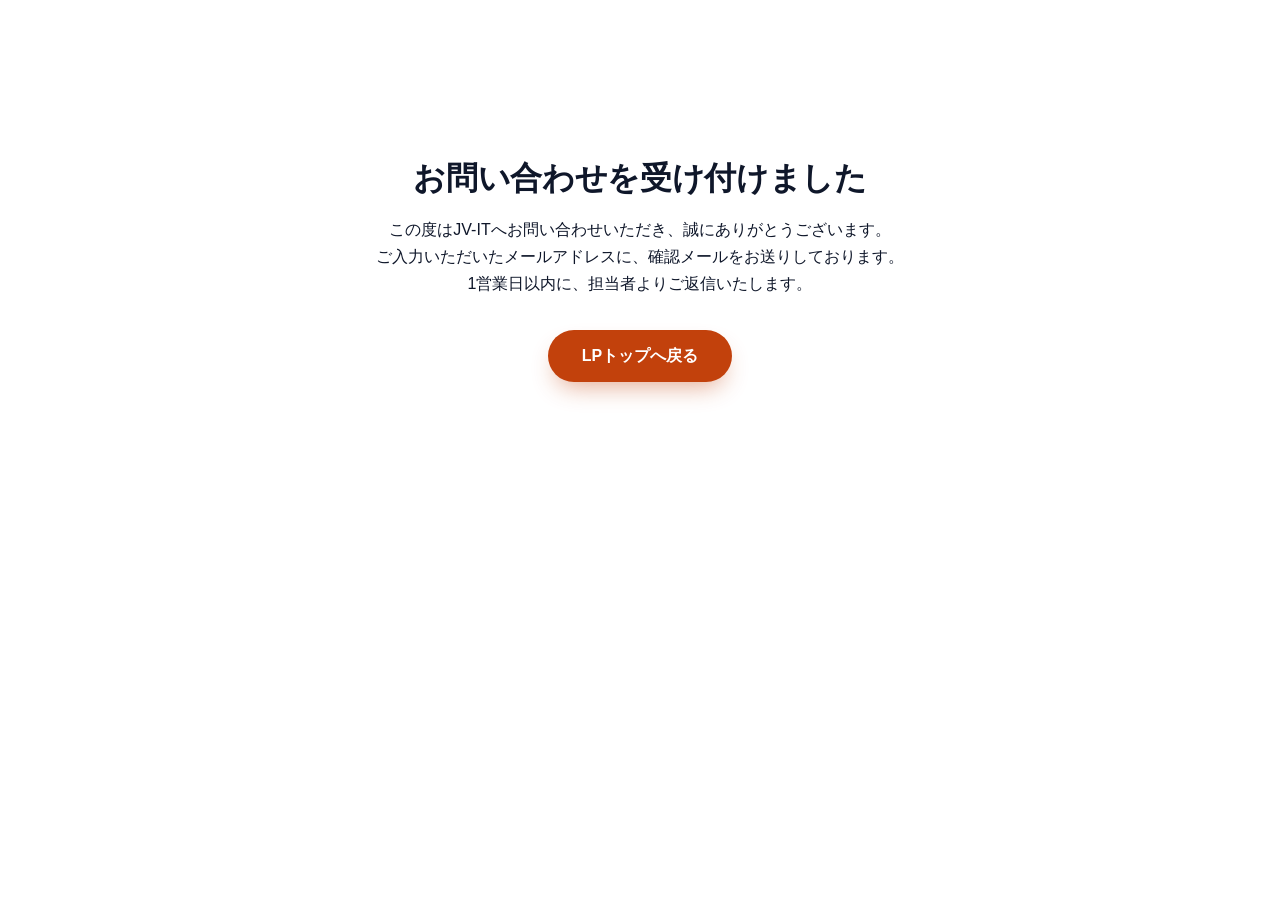
<file: ai-development/contact/thanks.html>
<!DOCTYPE html>
<html lang="ja">
<head>
  <meta charset="UTF-8">
  <meta name="viewport" content="width=device-width, initial-scale=1.0">
  <title>お問い合わせを受け付けました｜JV-IT AI駆動開発</title>
  <meta name="robots" content="noindex, nofollow">
  <link rel="stylesheet" href="../assets/css/style.css">
</head>
<body>
  <section class="section" style="min-height: 60vh; display: flex; align-items: center; text-align: center;">
    <div class="container">
      <div style="max-width: 600px; margin: 0 auto;">
        <h1 style="font-size: 32px; color: var(--color-text); margin-bottom: 16px;">お問い合わせを受け付けました</h1>
        <p style="margin-bottom: 32px;">
          この度はJV-ITへお問い合わせいただき、誠にありがとうございます。<br>
          ご入力いただいたメールアドレスに、確認メールをお送りしております。<br>
          1営業日以内に、担当者よりご返信いたします。
        </p>
        <a href="../index.html" class="btn btn--cta">LPトップへ戻る</a>
      </div>
    </div>
  </section>
</body>
</html>
</file>
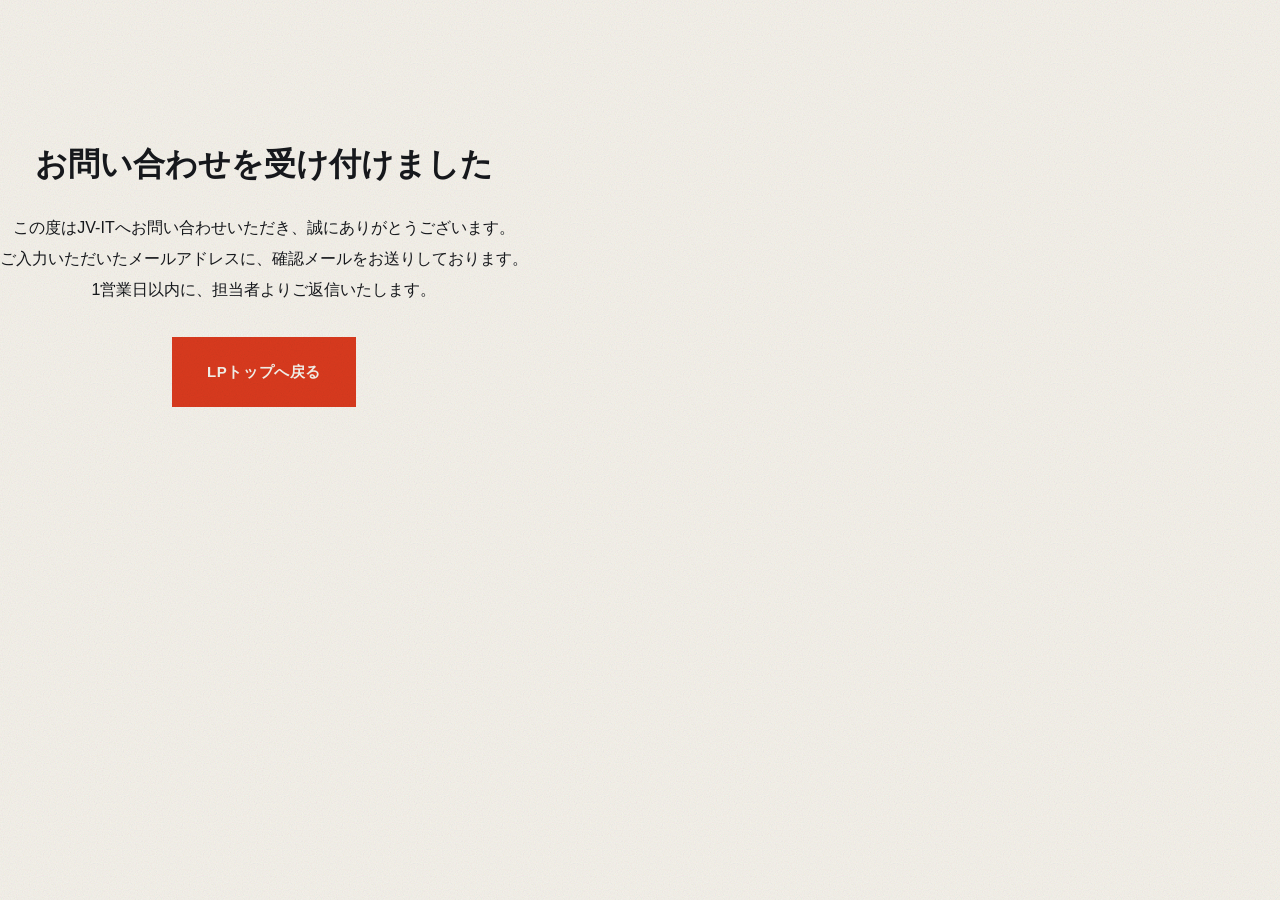
<file: ax/contact/thanks.html>
<!DOCTYPE html>
<html lang="ja">
<head>
  <meta charset="UTF-8">
  <meta name="viewport" content="width=device-width, initial-scale=1.0">
  <title>お問い合わせを受け付けました｜JV-IT</title>
  <meta name="robots" content="noindex, nofollow">
  <link rel="stylesheet" href="../assets/css/style.css">
</head>
<body>
  <section class="section" style="min-height: 60vh; display: flex; align-items: center; text-align: center;">
    <div class="container">
      <div style="max-width: 600px; margin: 0 auto;">
        <h1 style="font-size: 32px; color: var(--color-navy); margin-bottom: 16px;">お問い合わせを受け付けました</h1>
        <p style="margin-bottom: 32px;">
          この度はJV-ITへお問い合わせいただき、誠にありがとうございます。<br>
          ご入力いただいたメールアドレスに、確認メールをお送りしております。<br>
          1営業日以内に、担当者よりご返信いたします。
        </p>
        <a href="/lp/system-maintenance/" class="btn btn--primary">LPトップへ戻る</a>
      </div>
    </div>
  </section>
</body>
</html>
</file>
<file: ai-development/assets/css/style.css>
/* ==========================================================================
   AI駆動開発LP スタイル
   Task 2: デザイントークン（3層: primitive → semantic → component）
           + モダンリセット + ベーススタイル + 共通コンポーネント
   後続タスク（各セクション）はここで定義したトークン・クラスを利用する。
   ========================================================================== */

/* --------------------------------------------------------------------------
   1. デザイントークン
   -------------------------------------------------------------------------- */
:root {
  /* --- Primitive tokens: 生の値（色・数値）だけを持つ最下層 --- */
  --indigo-600: #4F46E5;
  --cyan-500: #06B6D4;
  --orange-cta: #C2410C;
  --orange-cta-dark: #9A3412;

  --ink: #0F172A;
  --ink-invert: #E2E8F0;

  --surface: #FFFFFF;
  --surface-soft: #F8FAFC;
  --surface-dark: #0B1020;
  --surface-dark-2: #111827;

  /* グレースケール（Slate系。ink/ink-invertと同系統で揃える） */
  --slate-50: #F8FAFC;
  --slate-100: #F1F5F9;
  --slate-200: #E2E8F0;
  --slate-300: #CBD5E1;
  --slate-400: #94A3B8;
  --slate-500: #64748B;
  --slate-600: #475569;
  --slate-700: #334155;
  --slate-800: #1E293B;
  --slate-900: #0F172A;

  --radius-sm: 8px;
  --radius-md: 16px;
  --radius-full: 999px;

  /* --- Semantic tokens: primitiveを「用途」に紐づける中間層 --- */
  --color-text: var(--ink);
  --color-text-invert: var(--ink-invert);
  --color-text-muted: var(--slate-600);
  --color-text-invert-muted: var(--slate-300);

  --color-bg: var(--surface);
  --color-bg-soft: var(--surface-soft);
  --color-bg-dark: var(--surface-dark);
  --color-bg-dark-2: var(--surface-dark-2);

  --color-accent: var(--indigo-600);
  --color-accent-2: var(--cyan-500);
  --color-cta: var(--orange-cta);
  --color-cta-hover: var(--orange-cta-dark);

  /* アクセント面（CTA橙・グラデ・インディゴ等の色地）に載せる文字色 */
  --color-on-accent: #FFFFFF;

  /* エラー・注意喚起（CTA系の濃橙。白地でコントラスト比 約6.5:1） */
  --color-danger: var(--orange-cta-dark);
  --color-danger-soft: rgba(194, 65, 12, 0.08);

  --color-border: var(--slate-200);
  --color-border-dark: rgba(226, 232, 240, 0.16);

  --grad-ai: linear-gradient(135deg, var(--indigo-600), var(--cyan-500));

  /* スペーシング（8pxベース） */
  --space-1: 8px;
  --space-2: 16px;
  --space-3: 24px;
  --space-4: 32px;
  --space-5: 40px;
  --space-6: 48px;
  --space-7: 56px;
  --space-8: 64px;
  --space-9: 72px;
  --space-10: 80px;
  --space-11: 88px;
  --space-12: 96px;
  --space-13: 104px;
  --space-14: 112px;
  --space-15: 120px;
  --space-16: 128px;

  /* タイプスケール（本文16px下限・行間1.7） */
  --fs-hero: clamp(2.5rem, 1.6rem + 3.6vw, 4.5rem);
  --fs-h2: clamp(1.75rem, 1.4rem + 1.6vw, 2.75rem);
  --fs-h3: clamp(1.25rem, 1.1rem + 0.7vw, 1.75rem);
  --fs-body: 1rem;
  --fs-sm: 0.875rem;
  --lh-body: 1.7;
  --lh-heading: 1.3;

  --radius: var(--radius-md);
  --shadow: 0 20px 45px -20px rgba(15, 23, 42, 0.35);
  /* hover時のより深い影（カードの浮き上がり演出に使用） */
  --shadow-hover: 0 30px 60px -28px rgba(15, 23, 42, 0.5);
  --container: 1120px;

  /* --- Component tokens: 特定コンポーネント専用の最上層 --- */
  --btn-radius: var(--radius-full);
  --btn-padding-y: var(--space-2);
  --btn-padding-x: var(--space-4);
  --btn-font-size: var(--fs-body);
  --btn-shadow-cta: 0 12px 24px -8px rgba(194, 65, 12, 0.45);

  /* 固定ヘッダーの高さ（アンカースクロール時のオフセット計算にも使用） */
  --header-h: 72px;
}

/* --------------------------------------------------------------------------
   2. モダンリセット
   -------------------------------------------------------------------------- */
*,
*::before,
*::after {
  box-sizing: border-box;
}

* {
  margin: 0;
}

html {
  -webkit-text-size-adjust: 100%;
  scroll-behavior: smooth;
}

body {
  min-height: 100vh;
  -webkit-font-smoothing: antialiased;
  text-rendering: optimizeLegibility;
}

img,
picture,
video,
canvas,
svg {
  display: block;
  max-width: 100%;
}

input,
button,
textarea,
select {
  font: inherit;
  color: inherit;
}

p,
h1,
h2,
h3,
h4,
h5,
h6 {
  overflow-wrap: break-word;
}

ul[role="list"],
ol[role="list"] {
  list-style: none;
  padding: 0;
}

a {
  color: inherit;
  text-decoration: none;
}

button {
  cursor: pointer;
  background: none;
  border: none;
}

/* --------------------------------------------------------------------------
   3. ベースタイポグラフィ
   -------------------------------------------------------------------------- */
body {
  font-family: "Noto Sans JP", "Hiragino Kaku Gothic ProN", "Yu Gothic", sans-serif;
  font-size: var(--fs-body);
  line-height: var(--lh-body);
  color: var(--color-text);
  background: var(--color-bg);
}

h1,
h2,
h3,
h4 {
  line-height: var(--lh-heading);
  letter-spacing: -0.01em;
}

/* 数字・英字ラベル用フォントユーティリティ */
.font-tech {
  font-family: "Space Grotesk", "Noto Sans JP", sans-serif;
}

.font-mono {
  font-family: "JetBrains Mono", monospace;
  letter-spacing: 0.02em;
}

/* スクリーンリーダー専用テキスト（視覚的に非表示、SRには読まれる） */
.visually-hidden {
  clip-path: inset(100%);
  clip: rect(0 0 0 0);
  height: 1px;
  overflow: hidden;
  position: absolute;
  white-space: nowrap;
  width: 1px;
}

/* フォーカスインジケータ（キーボード操作時のみ表示） */
:focus-visible {
  outline: 3px solid var(--color-accent);
  outline-offset: 2px;
  border-radius: var(--radius-sm);
}

a:focus:not(:focus-visible),
button:focus:not(:focus-visible) {
  outline: none;
}

/* --------------------------------------------------------------------------
   4. レイアウト共通コンポーネント
   -------------------------------------------------------------------------- */
.container {
  max-width: var(--container);
  margin-inline: auto;
  padding-inline: clamp(20px, 5vw, 40px);
}

.section {
  padding-block: clamp(56px, 8vw, 104px);
}

.section--soft {
  background: var(--color-bg-soft);
}

.section--dark {
  background: var(--color-bg-dark);
  color: var(--color-text-invert);
}

/* 固定ヘッダー分のオフセット（アンカーリンクでヘッダーに隠れないように） */
section[id] {
  scroll-margin-top: var(--header-h);
}

/* --------------------------------------------------------------------------
   5. ボタン
   -------------------------------------------------------------------------- */
.btn {
  display: inline-flex;
  align-items: center;
  justify-content: center;
  gap: var(--space-1);
  padding-block: var(--btn-padding-y);
  padding-inline: var(--btn-padding-x);
  border-radius: var(--btn-radius);
  border: 2px solid transparent;
  font-family: "Noto Sans JP", sans-serif;
  font-weight: 700;
  font-size: var(--btn-font-size);
  line-height: 1;
  white-space: nowrap;
  transition: background-color 0.2s ease, color 0.2s ease,
    border-color 0.2s ease, transform 0.2s ease, box-shadow 0.2s ease;
}

.btn:hover {
  transform: translateY(-2px);
}

/* CTA: 白文字 on ブランド橙（コントラスト比 5.18:1 で検証済み） */
.btn--cta {
  background: var(--color-cta);
  color: var(--color-on-accent);
  box-shadow: var(--btn-shadow-cta);
}

.btn--cta:hover {
  background: var(--color-cta-hover);
}

.btn--cta:focus-visible {
  outline: 3px solid var(--color-on-accent);
  outline-offset: 2px;
  box-shadow: 0 0 0 5px rgba(194, 65, 12, 0.4);
}

/* Ghost: 枠線ボタン。currentColorで継承するためダーク面（.section--dark）でも
   ライト面でも文字色に合わせて可読性を保つ */
.btn--ghost {
  background: transparent;
  color: inherit;
  border-color: currentColor;
}

.btn--ghost:hover {
  background: rgba(255, 255, 255, 0.08);
}

.section:not(.section--dark) .btn--ghost:hover {
  background: rgba(15, 23, 42, 0.05);
}

/* --------------------------------------------------------------------------
   6. スクロールイン演出
   -------------------------------------------------------------------------- */
.fade-in {
  opacity: 0;
  transform: translateY(16px);
  transition: opacity 0.6s ease, transform 0.6s ease;
}

.fade-in.is-visible {
  opacity: 1;
  transform: none;
}

/* --------------------------------------------------------------------------
   7. ヘッダー（Task 3）
   -------------------------------------------------------------------------- */
.header {
  position: fixed;
  inset-block-start: 0;
  inset-inline: 0;
  z-index: 50;
  background: rgba(11, 16, 32, 0.72);
  backdrop-filter: blur(12px);
  -webkit-backdrop-filter: blur(12px);
  border-block-end: 1px solid rgba(226, 232, 240, 0.08);
  transition: background-color 0.3s ease, box-shadow 0.3s ease, border-color 0.3s ease;
}

/* main.js がスクロール量に応じて付与するクラス（不透明度を上げて可読性を確保） */
.header--scrolled {
  background: rgba(11, 16, 32, 0.92);
  border-block-end-color: rgba(226, 232, 240, 0.14);
  box-shadow: 0 12px 30px -18px rgba(0, 0, 0, 0.6);
}

.header__inner {
  display: flex;
  align-items: center;
  justify-content: space-between;
  gap: var(--space-3);
  block-size: var(--header-h);
}

.header__logo {
  display: inline-flex;
  align-items: center;
}

.header__logo-img {
  block-size: 28px;
  inline-size: auto;
}

.header__nav-list {
  display: flex;
  align-items: center;
  gap: var(--space-4);
  color: var(--color-text-invert);
  font-weight: 500;
  font-size: var(--fs-sm);
}

.header__nav-list a {
  transition: color 0.2s ease;
}

.header__nav-list a:hover,
.header__nav-list a:focus-visible {
  color: var(--color-accent-2);
}

.header__cta {
  padding-block: var(--space-1);
  padding-inline: var(--space-3);
  font-size: var(--fs-sm);
}

/* モバイルはCTAのみ表示（ナビ本文は非表示） */
@media (max-width: 640px) {
  .header__nav {
    display: none;
  }
}

/* --------------------------------------------------------------------------
   8. ヒーロー（ダーク） Task 3
   -------------------------------------------------------------------------- */
.hero {
  position: relative;
  overflow: hidden;
  isolation: isolate;
  /* 画像読み込み前・失敗時のフォールバック（ダーク地） */
  background: var(--color-bg-dark);
  padding-block-start: calc(var(--space-8) + var(--header-h));
  text-align: center;
}

/* 背景写真レイヤー（system-maintenance LPと同じ hero-bg.jpg を流用） */
.hero__bg {
  position: absolute;
  inset: 0;
  z-index: 0;
}
.hero__bg img {
  width: 100%;
  height: 100%;
  object-fit: cover;
}

/* ブランドの世界観（インディゴ↔シアンの微光＋ダーク地）を写真の上に重ね、
   文字の可読性を確保しつつ既存の雰囲気を保つ */
.hero__overlay {
  position: absolute;
  inset: 0;
  z-index: 1;
  background:
    radial-gradient(60% 50% at 50% 0%, rgba(79, 70, 229, 0.38), transparent 70%),
    radial-gradient(40% 40% at 85% 15%, rgba(6, 182, 212, 0.24), transparent 70%),
    linear-gradient(180deg, rgba(11, 16, 32, 0.69) 0%, rgba(0, 0, 0, 0.80) 100%);
  pointer-events: none;
}

/* 微光グリッド（オーバーレイの上・コンテンツの下） */
.hero::before {
  content: "";
  position: absolute;
  inset: -10%;
  background-image:
    linear-gradient(rgba(226, 232, 240, 0.07) 1px, transparent 1px),
    linear-gradient(90deg, rgba(226, 232, 240, 0.07) 1px, transparent 1px);
  background-size: 48px 48px;
  -webkit-mask-image: radial-gradient(ellipse 70% 60% at 50% 20%, black 30%, transparent 75%);
  mask-image: radial-gradient(ellipse 70% 60% at 50% 20%, black 30%, transparent 75%);
  animation: hero-grid-pan 24s linear infinite;
  z-index: 2;
  pointer-events: none;
}

.hero__inner {
  position: relative;
  z-index: 3;
  display: flex;
  flex-direction: column;
  align-items: center;
  gap: var(--space-4);
  max-inline-size: 860px;
  margin-inline: auto;
}

.hero__title {
  font-size: var(--fs-hero);
  font-weight: 700;
  /* 大見出しは字間を締めて行を詰め、ディスプレイ級の存在感を出す */
  letter-spacing: -0.02em;
  line-height: 1.15;
}

.hero__subtitle {
  font-size: clamp(1rem, 0.9rem + 0.4vw, 1.25rem);
  color: var(--color-text-invert);
  max-inline-size: 62ch;
}

.hero__actions {
  display: flex;
  flex-wrap: wrap;
  justify-content: center;
  gap: var(--space-2);
  margin-block-start: var(--space-2);
}

@keyframes hero-grid-pan {
  from {
    background-position: 0 0, 0 0;
  }
  to {
    background-position: 48px 48px, 48px 48px;
  }
}

/* --------------------------------------------------------------------------
   9. 信頼スタッツ帯 Task 3
   -------------------------------------------------------------------------- */
.stats-bar {
  padding-block: clamp(32px, 6vw, 64px);
  border-block-end: 1px solid var(--color-border);
}

.stats-bar__grid {
  display: grid;
  grid-template-columns: repeat(auto-fit, minmax(140px, 1fr));
  gap: var(--space-4);
  text-align: center;
}

.stat {
  display: flex;
  flex-direction: column;
  align-items: center;
  gap: var(--space-1);
}

.stat__value {
  font-size: clamp(1.75rem, 1.4rem + 1.2vw, 2.5rem);
  font-weight: 700;
  color: var(--color-accent);
  line-height: 1.1;
}

.stat__label {
  font-size: var(--fs-sm);
  color: var(--color-text-muted);
  font-weight: 500;
}

.stat__note {
  font-size: 0.75rem;
  color: var(--color-text-muted);
}

/* --------------------------------------------------------------------------
   10. 信頼帯：9235提携 Task 4
   -------------------------------------------------------------------------- */
.trust-band {
  padding-block: clamp(32px, 5vw, 56px);
}

/* ヒーロー/スタッツ帯直下の提携ブロック：独立したカードとして視覚的な重みを持たせる */
.trust-band__card {
  position: relative;
  max-inline-size: 880px;
  margin-inline: auto;
  padding: 22px 28px 20px;
  background: var(--color-bg-dark-2);
  border: 1px solid var(--color-border-dark);
  border-radius: var(--radius);
  overflow: hidden;
}

/* 左端の縦アクセント（インディゴ→シアン）で信頼感を付与 */
.trust-band__card::before {
  content: "";
  position: absolute;
  inset-block: 0;
  inset-inline-start: 0;
  inline-size: 4px;
  background: var(--grad-ai);
}

.trust-band__badge {
  display: inline-flex;
  align-items: center;
  gap: var(--space-1);
  padding-block: 6px;
  padding-inline: var(--space-2);
  background: rgba(6, 182, 212, 0.14);
  color: var(--color-accent-2);
  border-radius: var(--radius-full);
  font-size: var(--fs-sm);
  font-weight: 700;
  letter-spacing: 0.02em;
}

.trust-band__badge svg {
  flex-shrink: 0;
}

.trust-band__body {
  display: flex;
  align-items: center;
  gap: var(--space-3);
  flex-wrap: wrap;
  margin-block-start: var(--space-2);
}

/* 業務提携先ロゴ枠（許諾確認後にHTML側のコメントを解除して使用） */
.trust-band__partner {
  flex-shrink: 0;
  display: flex;
  flex-direction: column;
  align-items: center;
  gap: 6px;
  margin: 0;
  padding-inline-end: var(--space-3);
  border-inline-end: 1px solid var(--color-border-dark);
}

.trust-band__partner img {
  max-block-size: 48px;
  inline-size: auto;
}

.trust-band__partner-label {
  font-size: 11px;
  letter-spacing: 0.04em;
  color: var(--color-text-invert-muted);
}

.trust-band__text {
  flex: 1;
  min-inline-size: 260px;
  margin: 0;
  font-size: var(--fs-sm);
  line-height: var(--lh-body);
  color: var(--color-text-invert-muted);
}

.trust-band__text strong {
  color: var(--color-text-invert);
  font-weight: 700;
}

/* リンクは信頼の裏付け用。末尾に控えめ配置し、主CTA（.btn--cta）とは明確に差別化 */
.trust-band__footer {
  margin-block-start: var(--space-2);
  text-align: end;
}

.trust-band__link {
  display: inline-flex;
  align-items: center;
  gap: 6px;
  color: var(--color-text-invert-muted);
  font-size: var(--fs-sm);
  font-weight: 500;
  text-decoration: underline;
  text-underline-offset: 3px;
  transition: color 0.2s ease;
}

.trust-band__link-tri {
  flex-shrink: 0;
}

.trust-band__link:hover,
.trust-band__link:focus-visible {
  color: var(--color-accent-2);
}

@media (max-width: 768px) {
  .trust-band__card { padding: 18px 20px 16px; }
  .trust-band__body { gap: var(--space-2); }
  .trust-band__partner {
    inline-size: 100%;
    padding-inline-end: 0;
    padding-block-end: var(--space-2);
    border-inline-end: none;
    border-block-end: 1px solid var(--color-border-dark);
  }
  .trust-band__text { font-size: 0.8125rem; min-inline-size: 0; }
  .trust-band__footer { text-align: start; }
}

/* --------------------------------------------------------------------------
   11. 課題提起（ライト） Task 5
   -------------------------------------------------------------------------- */
.problems__head {
  max-inline-size: 640px;
  margin-inline: auto;
  margin-block-end: var(--space-9);
  text-align: center;
}

.problems__title {
  font-size: var(--fs-h2);
  font-weight: 700;
  color: var(--color-text);
}

.problems__grid {
  display: grid;
  grid-template-columns: repeat(4, 1fr);
  gap: var(--space-4);
}

.problem-card {
  display: flex;
  flex-direction: column;
  align-items: flex-start;
  gap: var(--space-2);
  padding: var(--space-4);
  background: var(--color-bg);
  border: 1px solid var(--color-border);
  border-radius: var(--radius);
  box-shadow: var(--shadow);
}

.problem-card__icon {
  display: inline-flex;
  align-items: center;
  justify-content: center;
  inline-size: 48px;
  block-size: 48px;
  flex-shrink: 0;
  color: var(--color-accent);
  background: var(--color-bg-soft);
  border: 1px solid var(--color-border);
  border-radius: var(--radius-full);
}

.problem-card__text {
  margin: 0;
  font-weight: 500;
  color: var(--color-text);
}

/* タブレット：4列 → 2列 */
@media (max-width: 900px) {
  .problems__grid {
    grid-template-columns: repeat(2, 1fr);
  }
}

/* モバイル：2列 → 1列 */
@media (max-width: 560px) {
  .problems__grid {
    grid-template-columns: 1fr;
  }
}

/* --------------------------------------------------------------------------
   12. AIネイティブ開発フロー（ダーク・看板） Task 6
   -------------------------------------------------------------------------- */
.flow__head {
  max-inline-size: 720px;
  margin-inline: auto;
  margin-block-end: var(--space-9);
  text-align: center;
}

.flow__title {
  font-size: var(--fs-h2);
  font-weight: 700;
  color: var(--color-text-invert);
}

/* タイムラインが一例である旨の注記 */
.flow__note {
  margin-block-start: var(--space-3);
  font-size: var(--fs-sm);
  color: var(--color-text-invert);
  opacity: 0.7;
}

/* PC：横フロー。各ステップは等幅カラムで、円番号の中心を通る接続線でつなぐ */
.flow__timeline {
  position: relative;
  display: flex;
  align-items: flex-start;
  gap: var(--space-4);
  margin-block-end: var(--space-10);
}

.flow__step {
  position: relative;
  z-index: 1;
  flex: 1 1 0;
  display: flex;
  flex-direction: column;
  align-items: flex-start;
  gap: var(--space-3);
}

.flow__step-num {
  display: inline-flex;
  align-items: center;
  justify-content: center;
  inline-size: 44px;
  block-size: 44px;
  flex-shrink: 0;
  border-radius: var(--radius-full);
  background: var(--color-bg-dark);
  border: 2px solid var(--color-accent-2);
  color: var(--color-accent-2);
  font-size: 1.125rem;
  font-weight: 700;
}

.flow__step-body {
  display: flex;
  flex-direction: column;
  gap: var(--space-1);
  min-inline-size: 0;
}

.flow__step-label {
  color: var(--color-accent-2);
  font-weight: 700;
  font-size: var(--fs-sm);
}

.flow__step-duration {
  margin: 0;
  color: var(--color-text-invert-muted);
  font-size: var(--fs-sm);
  font-weight: 500;
}

.flow__step-title {
  margin-block-start: var(--space-1);
  color: var(--color-text-invert);
  font-size: 1.15rem;
  font-weight: 700;
}

.flow__step-detail {
  margin: 0;
  color: var(--color-text-invert-muted);
  font-size: var(--fs-sm);
}

/* 接続線：円の右端からギャップ分だけ伸ばし、次カラムの円の開始位置に届かせる */
.flow__step:not(:last-child)::after {
  content: "";
  position: absolute;
  inset-inline-start: 44px;
  inset-inline-end: calc(-1 * var(--space-4));
  inset-block-start: 21px;
  block-size: 2px;
  background: linear-gradient(90deg, var(--color-accent), var(--color-accent-2));
  z-index: 0;
}

/* 視線誘導用の矢印。接続線の途中（ギャップ内）に配置し、次ステップへ向かう向きを示す */
.flow__connector {
  position: absolute;
  inset-block-start: 14px;
  inset-inline-end: -18px;
  z-index: 2;
  color: var(--color-accent-2);
  animation: flow-connector-pulse 1.6s ease-in-out infinite;
}

.flow__step:nth-child(2) .flow__connector {
  animation-delay: 0.3s;
}

.flow__step:nth-child(3) .flow__connector {
  animation-delay: 0.6s;
}

@keyframes flow-connector-pulse {
  0%, 100% { opacity: 0.55; transform: translateX(0); }
  50% { opacity: 1; transform: translateX(3px); }
}

/* 効果3点 */
.flow__effects {
  display: grid;
  grid-template-columns: repeat(3, 1fr);
  gap: var(--space-4);
}

.flow__effect {
  display: flex;
  align-items: center;
  gap: var(--space-2);
  padding: var(--space-3) var(--space-4);
  background: var(--color-bg-dark-2);
  border: 1px solid var(--color-border-dark);
  border-radius: var(--radius);
}

.flow__effect-icon {
  display: inline-flex;
  align-items: center;
  justify-content: center;
  inline-size: 32px;
  block-size: 32px;
  flex-shrink: 0;
  border-radius: var(--radius-full);
  background: var(--grad-ai);
  color: var(--color-text-invert);
}

.flow__effect-text {
  margin: 0;
  color: var(--color-text-invert);
  font-weight: 700;
  font-size: 1rem;
}

/* タブレット以下：4カラム横フロー → 縦タイムライン（円は左側、接続線は縦） */
@media (max-width: 860px) {
  .flow__timeline {
    flex-direction: column;
    align-items: stretch;
    gap: var(--space-6);
  }

  .flow__step {
    flex-direction: row;
    align-items: flex-start;
    gap: var(--space-3);
  }

  .flow__step-body {
    flex: 1;
  }

  .flow__step:not(:last-child)::after {
    display: none;
  }

  .flow__connector {
    display: none;
  }

  .flow__step:not(:last-child)::before {
    content: "";
    position: absolute;
    inset-inline-start: 21px;
    inset-block-start: 44px;
    inset-block-end: calc(-1 * var(--space-6));
    inline-size: 2px;
    background: linear-gradient(180deg, var(--color-accent), var(--color-accent-2));
    z-index: 0;
  }
}

@media (max-width: 640px) {
  .flow__effects {
    grid-template-columns: 1fr;
  }
}

/* --------------------------------------------------------------------------
   13. 2つの開発スタイル併記（ライト） Task 7
   -------------------------------------------------------------------------- */
.styles__head {
  max-inline-size: 720px;
  margin-inline: auto;
  margin-block-end: var(--space-9);
  text-align: center;
}

.styles__title {
  font-size: var(--fs-h2);
  font-weight: 700;
  color: var(--color-text);
}

.styles__grid {
  display: grid;
  grid-template-columns: repeat(2, 1fr);
  gap: var(--space-4);
  align-items: stretch;
  margin-block-end: var(--space-8);
}

.style-card {
  display: flex;
  flex-direction: column;
  gap: var(--space-3);
  padding: var(--space-5);
  border-radius: var(--radius);
}

/* 主役：AIネイティブ開発。グラデーション枠+強い影+バッジで最優先の視覚重みを持たせる（DOM順で先頭固定） */
.style-card--primary {
  background: var(--color-bg);
  border: 2px solid transparent;
  background-image: linear-gradient(var(--color-bg), var(--color-bg)),
    var(--grad-ai);
  background-origin: border-box;
  background-clip: padding-box, border-box;
  box-shadow: var(--shadow);
  transform: scale(1.02);
}

/* 従：AI駆動開発。ソフト面に載せ、枠線のみで控えめに見せる */
.style-card--secondary {
  background: var(--color-bg-soft);
  border: 1px solid var(--color-border);
}

.style-card__top {
  display: flex;
  align-items: center;
  justify-content: space-between;
}

.style-card__icon {
  display: inline-flex;
  align-items: center;
  justify-content: center;
  inline-size: 48px;
  block-size: 48px;
  flex-shrink: 0;
  border-radius: var(--radius-full);
}

.style-card--primary .style-card__icon {
  color: var(--color-on-accent);
  background: var(--grad-ai);
}

.style-card--secondary .style-card__icon {
  color: var(--color-text-muted);
  background: var(--color-bg);
  border: 1px solid var(--color-border);
}

.style-card__badge {
  padding: 4px var(--space-2);
  border-radius: var(--radius-full);
  background: var(--color-accent);
  color: var(--color-on-accent);
  font-size: var(--fs-sm);
  font-weight: 700;
}

.style-card__title {
  font-size: var(--fs-h3);
  font-weight: 700;
  color: var(--color-text);
}

/* タイトル下のキャッチコピー（対象読者を一言で示す） */
.style-card__catch {
  color: var(--color-text-muted);
  font-size: var(--fs-sm);
  font-weight: 500;
}

.style-card__meta {
  display: flex;
  flex-direction: column;
  gap: var(--space-2);
}

.style-card__row {
  display: flex;
  flex-direction: column;
  gap: 2px;
}

.style-card__row dt {
  color: var(--color-accent);
  font-size: var(--fs-sm);
  font-weight: 700;
}

.style-card__row dd {
  margin: 0;
  color: var(--color-text-muted);
  font-weight: 500;
}

/* 活用ツール帯 */
.styles__tools {
  padding-block-start: var(--space-6);
  border-block-start: 1px solid var(--color-border);
  text-align: center;
}

.styles__tools-label {
  margin-block-end: var(--space-3);
  color: var(--color-text-muted);
  font-size: var(--fs-sm);
  font-weight: 700;
  letter-spacing: 0.08em;
  text-transform: uppercase;
}

.styles__tools-list {
  display: flex;
  flex-wrap: wrap;
  align-items: center;
  justify-content: center;
  gap: var(--space-2);
}

.styles__tool {
  display: inline-flex;
  align-items: center;
  gap: 6px;
  padding: var(--space-1) var(--space-3);
  background: var(--color-bg-soft);
  border: 1px solid var(--color-border);
  border-radius: var(--radius-full);
  color: var(--color-text);
  font-size: var(--fs-sm);
  font-weight: 500;
}

.styles__tool-icon {
  display: inline-flex;
  color: var(--color-accent);
}

/* 自社独自フレームワークは枠線をブランドグラデーションにして差別化 */
.styles__tool--own {
  background: var(--color-bg);
  border: 1px solid transparent;
  background-image: linear-gradient(var(--color-bg-soft), var(--color-bg-soft)),
    var(--grad-ai);
  background-origin: border-box;
  background-clip: padding-box, border-box;
  font-weight: 700;
}

.styles__tool--own .styles__tool-icon {
  color: var(--color-accent-2);
}

/* タブレット以下：2カラム→1カラム。主役（AIネイティブ）を先頭に固定 */
@media (max-width: 768px) {
  .styles__grid {
    grid-template-columns: 1fr;
  }

  .style-card--primary {
    transform: none;
  }
}

/* --------------------------------------------------------------------------
   14. 開発体制（AIネイティブ・日本人PM直轄）（ライト） Task 8
   -------------------------------------------------------------------------- */
.team__head {
  max-inline-size: 720px;
  margin-inline: auto;
  margin-block-end: var(--space-9);
  text-align: center;
}

.team__title {
  font-size: var(--fs-h2);
  font-weight: 700;
  color: var(--color-text);
}

.team__lead {
  margin-block-start: var(--space-3);
  margin-block-end: 0;
  color: var(--color-text-muted);
}

.team__diagram {
  max-inline-size: 880px;
  margin-inline: auto;
}

/* 上段：お客様 ⇄ 日本人PM（双方向の窓口関係） */
.team__top-row {
  display: flex;
  align-items: center;
  justify-content: center;
  flex-wrap: wrap;
  gap: var(--space-4);
}

.team__node {
  display: flex;
  flex-direction: column;
  align-items: center;
  gap: var(--space-1);
  padding: var(--space-4) var(--space-5);
  background: var(--color-bg);
  border: 1px solid var(--color-border);
  border-radius: var(--radius);
  text-align: center;
}

.team__node--client {
  min-inline-size: 160px;
}

/* PM：全体統括の要としてグラデーション枠+影で最優先の視覚重みを持たせる */
.team__node--pm {
  min-inline-size: 220px;
  border: 2px solid transparent;
  background-image: linear-gradient(var(--color-bg), var(--color-bg)),
    var(--grad-ai);
  background-origin: border-box;
  background-clip: padding-box, border-box;
  box-shadow: var(--shadow);
}

.team__node-icon {
  display: inline-flex;
  align-items: center;
  justify-content: center;
  inline-size: 40px;
  block-size: 40px;
  flex-shrink: 0;
  border-radius: var(--radius-full);
  background: var(--color-bg-soft);
  color: var(--color-accent);
}

.team__node--pm .team__node-icon {
  background: var(--grad-ai);
  color: var(--color-bg);
}

.team__node-title {
  margin: 0;
  font-size: 1.05rem;
  font-weight: 700;
  color: var(--color-text);
}

.team__node-desc {
  margin: 0;
  color: var(--color-text-muted);
  font-size: var(--fs-sm);
}

/* お客様⇄PMの双方向矢印 */
.team__arrow {
  display: inline-flex;
  align-items: center;
  justify-content: center;
  flex-shrink: 0;
  color: var(--color-accent-2);
}

/* PM→各チームへの指揮系統（下矢印） */
.team__trunk {
  display: flex;
  align-items: center;
  justify-content: center;
  margin-block: var(--space-3);
  color: var(--color-accent-2);
}

/* 下段：上級エンジニア＋QC／CMチーム／インフラの3分岐 */
.team__branches {
  display: grid;
  grid-template-columns: repeat(3, 1fr);
  gap: var(--space-4);
}

.team__node--branch {
  align-items: center;
  block-size: 100%;
  background: var(--color-bg-soft);
}

/* タブレット以下：3分岐を1カラムに（他セクションと768pxで統一） */
@media (max-width: 768px) {
  .team__branches {
    grid-template-columns: 1fr;
  }
}

/* スマホ：お客様⇄PMも縦積みにし、双方向矢印を縦向きへ回転 */
@media (max-width: 640px) {
  .team__top-row {
    flex-direction: column;
  }

  .team__arrow--bidirectional {
    transform: rotate(90deg);
  }

  .team__node--client,
  .team__node--pm {
    inline-size: 100%;
    max-inline-size: 320px;
  }
}

/* --------------------------------------------------------------------------
   15. 選ばれる3つの理由（ライト） Task 9
   -------------------------------------------------------------------------- */
.reasons__head {
  max-inline-size: 640px;
  margin-inline: auto;
  margin-block-end: var(--space-9);
  text-align: center;
}

.reasons__title {
  font-size: var(--fs-h2);
  font-weight: 700;
  color: var(--color-text);
}

.reasons__grid {
  display: grid;
  grid-template-columns: repeat(3, 1fr);
  gap: var(--space-4);
}

.reason-card {
  display: flex;
  flex-direction: column;
  align-items: center;
  gap: var(--space-2);
  padding: var(--space-6) var(--space-4);
  background: var(--color-bg-soft);
  border: 1px solid var(--color-border);
  border-radius: var(--radius);
  text-align: center;
}

/* 大きな数値（PM直轄体制のみ数字ではなく英字ラベルだが、font-techで統一） */
.reason-card__value {
  margin: 0;
  font-size: clamp(2.25rem, 1.8rem + 1.8vw, 3.5rem);
  font-weight: 700;
  line-height: 1;
  color: var(--color-accent);
}

.reason-card__unit {
  font-size: 1.5rem;
  font-weight: 700;
  color: var(--color-text-muted);
}

.reason-card__title {
  margin: 0;
  font-size: 1.05rem;
  font-weight: 700;
  color: var(--color-text);
}

.reason-card__text {
  margin: 0;
  color: var(--color-text-muted);
  font-size: var(--fs-sm);
}

/* タブレット以下：3カード → 1カラム（他セクションと768pxで統一） */
@media (max-width: 768px) {
  .reasons__grid {
    grid-template-columns: 1fr;
  }
}

/* --------------------------------------------------------------------------
   16. 取引先ロゴ帯（ライト） Task 10
   -------------------------------------------------------------------------- */
.clients__head {
  max-inline-size: 640px;
  margin-inline: auto;
  margin-block-end: var(--space-9);
  text-align: center;
}

.clients__title {
  font-size: var(--fs-h2);
  font-weight: 700;
  color: var(--color-text);
}

.clients__lead {
  margin-block-start: var(--space-3);
  margin-block-end: 0;
  color: var(--color-text-muted);
}

.clients__logos {
  display: grid;
  grid-template-columns: repeat(6, 1fr);
  gap: var(--space-3);
  align-items: center;
  justify-items: center;
}

.clients__logo {
  display: flex;
  align-items: center;
  justify-content: center;
  width: 100%;
  max-width: 180px;
  aspect-ratio: 15 / 7;
  padding: var(--space-2);
  background: var(--color-bg);
  border: 1px solid var(--color-border);
  border-radius: var(--radius-sm);
}

.clients__logo img {
  max-width: 100%;
  max-height: 100%;
  width: auto;
  height: auto;
}

/* タブレット：6枚 → 3列 */
@media (max-width: 900px) {
  .clients__logos {
    grid-template-columns: repeat(3, 1fr);
  }
}

/* モバイル：3列 → 2列 */
@media (max-width: 560px) {
  .clients__logos {
    grid-template-columns: repeat(2, 1fr);
    gap: var(--space-2);
  }
}

/* --------------------------------------------------------------------------
   17. 導入事例カルーセル Task 11
   -------------------------------------------------------------------------- */
.cases__title {
  font-size: var(--fs-h2);
  font-weight: 700;
  color: var(--color-text);
  text-align: center;
}

.cases__lead {
  max-inline-size: 640px;
  margin-inline: auto;
  margin-block-start: var(--space-3);
  margin-block-end: var(--space-9);
  color: var(--color-text-muted);
  text-align: center;
}

.carousel {
  position: relative;
}

.carousel__viewport {
  overflow: hidden;
  /* SPの横フリックを拾いつつ、縦スクロールはブラウザに委ねる */
  touch-action: pan-y;
  /* 上下の切り取り境界にカードの枠線・影が接すると、スマホ（WebKit）の縦スクロール時に
     transformレイヤーの再描画で上端の枠線が明滅する。縦だけ余白を持たせて境界から離し、
     同じ分を負マージンで相殺してレイアウト位置は変えない（横の見切れ演出は維持）。 */
  padding-block: 20px;
  margin-block: -20px;
}

.carousel__track {
  list-style: none;
  display: flex;
  gap: 24px;
  padding: 0;
  transition: transform 400ms ease;
}

.case-card {
  /* 3枚表示＋次カードの見切れ（peek）でスクロール可能と伝える */
  flex: 0 0 calc((100% - 96px) / 3);
  display: flex;
  flex-direction: column;
  gap: var(--space-2);
  padding: var(--space-4);
  background: var(--color-bg);
  border: 1px solid var(--color-border);
  border-radius: var(--radius);
  box-shadow: var(--shadow);
}

.case-card--lead {
  border-color: var(--color-cta);
  border-width: 2px;
}

.case-card__flag {
  align-self: flex-start;
  padding: 4px 12px;
  background: var(--color-cta);
  color: var(--color-on-accent);
  font-size: 12px;
  font-weight: 700;
  border-radius: var(--radius-full);
}

/* CASE番号ラベル：白カード上ではシアンだとコントラスト不足(約2.4:1)のため
   ライト面の他アクセントと同じインディゴ(約6.3:1)に統一 */
.case-card__no {
  margin: 0;
  font-size: 12px;
  font-weight: 700;
  letter-spacing: 0.08em;
  color: var(--color-accent);
}

.case-card__title {
  margin: 0;
  font-size: 1.1rem;
  font-weight: 700;
  line-height: 1.5;
  color: var(--color-text);
}

.case-card__tag {
  margin: 0;
  font-size: var(--fs-sm);
  color: var(--color-text-muted);
}

.case-card__stats {
  display: flex;
  flex-wrap: wrap;
  gap: var(--space-1);
}

.case-card__stat {
  padding: 6px 12px;
  background: var(--color-bg-soft);
  border-left: 3px solid var(--color-accent-2);
  border-radius: var(--radius-sm);
  font-size: var(--fs-sm);
  color: var(--color-text-muted);
}

.case-card__stat b {
  margin-right: 4px;
  font-size: 1.15rem;
  font-weight: 700;
  color: var(--color-cta);
}

.case-card__ba {
  display: grid;
  grid-template-columns: 56px 1fr;
  gap: 8px 12px;
  margin: 0;
  font-size: var(--fs-sm);
  line-height: var(--lh-body);
}

.case-card__ba dt {
  align-self: start;
  margin-top: 2px;
  padding: 2px 0;
  background: var(--color-accent);
  color: var(--color-on-accent);
  font-size: 12px;
  font-weight: 700;
  text-align: center;
  border-radius: 4px;
}

.case-card__ba dt:nth-of-type(2) {
  background: var(--color-accent);
}

.case-card__ba dt:nth-of-type(3) {
  background: var(--color-cta);
}

.case-card__ba dd {
  margin: 0;
  color: var(--color-text-muted);
}

/* 左右ボタンはカルーセル下に中央寄せで配置（カード内テキストへの被りを回避） */
.carousel__controls {
  display: flex;
  align-items: center;
  justify-content: center;
  gap: 16px;
  margin-top: var(--space-4);
}

.carousel__btn {
  width: 48px;
  height: 48px;
  display: flex;
  align-items: center;
  justify-content: center;
  background: var(--color-bg);
  color: var(--color-text);
  border: 1px solid var(--color-border);
  border-radius: 50%;
  box-shadow: var(--shadow);
  transition: background-color 0.2s ease, color 0.2s ease, transform 0.2s ease;
}

.carousel__btn svg {
  width: 20px;
  height: 20px;
}

.carousel__btn:hover {
  background: var(--color-accent);
  color: var(--color-on-accent);
  border-color: var(--color-accent);
  transform: scale(1.05);
}

.carousel__btn:focus-visible {
  outline: 2px solid var(--color-accent-2);
  outline-offset: 3px;
}

.carousel__btn:disabled {
  opacity: 0.3;
  cursor: not-allowed;
}

/* ページネーションドット（スクロール位置の可視化。ボタン自体はJSが生成） */
.carousel__dots {
  display: flex;
  align-items: center;
  gap: 8px;
}

.carousel__dot {
  width: 10px;
  height: 10px;
  padding: 0;
  border: none;
  border-radius: 50%;
  background: var(--color-border);
  cursor: pointer;
  transition: background-color 0.2s ease, transform 0.2s ease;
}

.carousel__dot:hover {
  background: var(--color-accent-2);
}

.carousel__dot.is-active {
  background: var(--color-accent);
  transform: scale(1.25);
}

.carousel__dot:focus-visible {
  outline: 2px solid var(--color-accent-2);
  outline-offset: 2px;
}

/* タブレット：3枚表示 → 2枚表示（main.jsのgetVisibleCountと同じブレークポイント） */
@media (max-width: 900px) {
  .case-card {
    flex: 0 0 calc((100% - 72px) / 2);
  }
}

/* モバイル：2枚表示 → 1枚表示 */
@media (max-width: 560px) {
  .case-card {
    flex: 0 0 calc(100% - 56px);
  }

  .case-card__ba {
    grid-template-columns: 48px 1fr;
  }
}

/* --------------------------------------------------------------------------
   18. Claude公式認定100名体制（ダーク） Task 12
   -------------------------------------------------------------------------- */
.certification__head {
  max-inline-size: 640px;
  margin-inline: auto;
  margin-block-end: var(--space-9);
  text-align: center;
}

.certification__title {
  font-size: var(--fs-h2);
  font-weight: 700;
  color: var(--color-text-invert);
}

.certification__grid {
  display: grid;
  grid-template-columns: repeat(2, 1fr);
  gap: var(--space-4);
  margin-block-end: var(--space-6);
}

.cert-card {
  display: flex;
  flex-direction: column;
  gap: var(--space-2);
  padding: var(--space-5);
  background: var(--color-bg-dark-2);
  border: 1px solid var(--color-border-dark);
  border-radius: var(--radius);
}

.cert-card__no {
  margin: 0;
  color: var(--color-accent-2);
  font-weight: 700;
  font-size: var(--fs-sm);
  letter-spacing: 0.04em;
}

.cert-card__title {
  margin: 0;
  color: var(--color-text-invert);
  font-size: var(--fs-h3);
  font-weight: 700;
}

/* CCA-Fの正式名称は控えめな補足として折り返し表示 */
.cert-card__title-sub {
  display: block;
  margin-block-start: 2px;
  color: var(--color-text-invert-muted);
  font-size: var(--fs-sm);
  font-weight: 500;
}

/* 認定バッジ：単色地に白文字（コントラスト比確保のためvar(--color-on-accent)を使用） */
.cert-card__badge {
  display: inline-flex;
  align-self: flex-start;
  margin: 0;
  padding: 4px var(--space-2);
  border-radius: var(--radius-full);
  background: var(--color-accent);
  color: var(--color-on-accent);
  font-size: var(--fs-sm);
  font-weight: 700;
}

.cert-card__text {
  margin: 0;
  color: var(--color-text-invert-muted);
  font-size: var(--fs-sm);
}

/* 価値3点 */
.certification__values {
  display: grid;
  grid-template-columns: repeat(3, 1fr);
  gap: var(--space-4);
}

.cert-value {
  display: flex;
  flex-direction: column;
  gap: var(--space-2);
  padding: var(--space-4);
  background: var(--color-bg-dark-2);
  border: 1px solid var(--color-border-dark);
  border-radius: var(--radius);
}

.cert-value__icon {
  display: inline-flex;
  align-items: center;
  justify-content: center;
  inline-size: 40px;
  block-size: 40px;
  flex-shrink: 0;
  border-radius: var(--radius-full);
  background: var(--grad-ai);
  color: var(--color-text-invert);
}

.cert-value__title {
  margin: 0;
  color: var(--color-text-invert);
  font-size: 1.05rem;
  font-weight: 700;
}

.cert-value__text {
  margin: 0;
  color: var(--color-text-invert-muted);
  font-size: var(--fs-sm);
}

/* タブレット以下：2カラム認定カード → 1カラム（他セクションと768pxで統一） */
@media (max-width: 768px) {
  .certification__grid {
    grid-template-columns: 1fr;
  }
}

/* モバイル：価値3点 3カラム → 1カラム */
@media (max-width: 640px) {
  .certification__values {
    grid-template-columns: 1fr;
  }
}

/* --------------------------------------------------------------------------
   19. 料金・進め方（ライト） Task 13
   -------------------------------------------------------------------------- */
.pricing__head {
  max-inline-size: 640px;
  margin-inline: auto;
  margin-block-end: var(--space-9);
  text-align: center;
}

.pricing__title {
  font-size: var(--fs-h2);
  font-weight: 700;
  color: var(--color-text);
}

.pricing__lead {
  margin-block-start: var(--space-2);
  color: var(--color-text-muted);
}

.pricing__block {
  margin-block-end: var(--space-8);
}

.pricing__block-title {
  margin-block-end: var(--space-4);
  font-size: var(--fs-h3);
  font-weight: 700;
  color: var(--color-text);
  text-align: center;
}

.pricing__steps {
  display: grid;
  grid-template-columns: repeat(4, 1fr);
  gap: var(--space-4);
}

.pricing-step {
  display: flex;
  flex-direction: column;
  gap: var(--space-1);
  padding: var(--space-5) var(--space-4);
  background: var(--color-bg-soft);
  border: 1px solid var(--color-border);
  border-radius: var(--radius);
  text-align: center;
}

.pricing-step__num {
  color: var(--color-accent);
  font-weight: 700;
  font-size: var(--fs-sm);
  letter-spacing: 0.04em;
}

.pricing-step__title {
  margin: 0;
  font-size: 1.05rem;
  font-weight: 700;
  color: var(--color-text);
}

.pricing-step__text {
  margin: 0;
  color: var(--color-text-muted);
  font-size: var(--fs-sm);
}

.pricing__estimate-text {
  max-inline-size: 640px;
  margin-inline: auto;
  color: var(--color-text-muted);
  text-align: center;
}

.pricing__cta {
  display: flex;
  flex-direction: column;
  align-items: center;
  gap: var(--space-3);
  margin-block-start: var(--space-8);
  text-align: center;
}

.pricing__cta-text {
  margin: 0;
  font-size: 1.1rem;
  font-weight: 700;
  color: var(--color-text);
}

/* タブレット：ステップ4カラム → 2カラム */
@media (max-width: 900px) {
  .pricing__steps {
    grid-template-columns: repeat(2, 1fr);
  }
}

/* モバイル：ステップ2カラム → 1カラム */
@media (max-width: 560px) {
  .pricing__steps {
    grid-template-columns: 1fr;
  }
}

/* --------------------------------------------------------------------------
   20. よくあるご質問 Task 14
   -------------------------------------------------------------------------- */
.faq__head {
  max-inline-size: 640px;
  margin-inline: auto;
  margin-block-end: var(--space-9);
  text-align: center;
}

.faq__title {
  font-size: var(--fs-h2);
  font-weight: 700;
  color: var(--color-text);
}

.faq__list {
  display: flex;
  flex-direction: column;
  gap: var(--space-2);
  max-inline-size: 800px;
  margin-inline: auto;
}

.faq-item {
  padding: var(--space-3) var(--space-4);
  background: var(--color-bg);
  border: 1px solid var(--color-border);
  border-radius: var(--radius);
}

.faq-item__question {
  position: relative;
  padding-inline-end: var(--space-6);
  font-weight: 700;
  color: var(--color-text);
  cursor: pointer;
  list-style: none;
}

.faq-item__question::-webkit-details-marker {
  display: none;
}

.faq-item__question::after {
  content: "+";
  position: absolute;
  inset-inline-end: 0;
  inset-block-start: 0;
  font-size: 1.25rem;
  font-weight: 700;
  color: var(--color-accent);
}

.faq-item[open] .faq-item__question::after {
  content: "−";
}

.faq-item__answer {
  margin-block-start: var(--space-2);
  color: var(--color-text-muted);
}

/* --------------------------------------------------------------------------
   21. 会社情報 Task 15
   -------------------------------------------------------------------------- */
.company__head {
  max-inline-size: 640px;
  margin-inline: auto;
  margin-block-end: var(--space-9);
  text-align: center;
}

.company__title {
  font-size: var(--fs-h2);
  font-weight: 700;
  color: var(--color-text);
}

.company__grid {
  display: grid;
  grid-template-columns: repeat(2, 1fr);
  gap: var(--space-4);
  align-items: stretch;
}

.company-card {
  display: flex;
  flex-direction: column;
  gap: var(--space-2);
  padding: var(--space-5);
  background: var(--color-bg-soft);
  border: 1px solid var(--color-border);
  border-radius: var(--radius);
}

.company-card__title {
  margin: 0;
  font-size: var(--fs-h3);
  font-weight: 700;
  color: var(--color-text);
}

.company-card__subtitle {
  margin: 0;
  color: var(--color-accent);
  font-size: var(--fs-sm);
  font-weight: 700;
}

.company-card__list {
  display: grid;
  grid-template-columns: 96px 1fr;
  gap: var(--space-1) var(--space-2);
  margin-block-start: var(--space-2);
}

.company-card__list dt {
  color: var(--color-text-muted);
  font-size: var(--fs-sm);
  font-weight: 700;
}

.company-card__list dd {
  margin: 0;
  color: var(--color-text);
  font-size: var(--fs-sm);
}

/* タブレット以下：2カラム法人カード → 1カラム */
@media (max-width: 768px) {
  .company__grid {
    grid-template-columns: 1fr;
  }

  .company-card__list {
    grid-template-columns: 80px 1fr;
  }
}

/* --------------------------------------------------------------------------
   22. お問い合わせ Task 16
   -------------------------------------------------------------------------- */
.contact__head {
  max-inline-size: 640px;
  margin-inline: auto;
  margin-block-end: var(--space-9);
  text-align: center;
}

.contact__title {
  font-size: var(--fs-h2);
  font-weight: 700;
  color: var(--color-text);
}

.contact__lead {
  margin-block-start: var(--space-2);
  color: var(--color-text-muted);
}

.contact__box {
  max-inline-size: 800px;
  margin-inline: auto;
  padding: var(--space-5);
  background: var(--color-bg);
  border: 1px solid var(--color-border);
  border-radius: var(--radius);
  box-shadow: var(--shadow);
}

.contact-form__row {
  margin-block-end: var(--space-2);
}

.contact-form__row--two {
  display: grid;
  grid-template-columns: 1fr 1fr;
  gap: var(--space-2);
}

.contact-form__label {
  display: block;
  font-size: var(--fs-sm);
  font-weight: 700;
  color: var(--color-text);
  margin-block-end: var(--space-1);
}

.contact-form__req {
  display: inline-block;
  margin-inline-start: var(--space-1);
  padding: 2px 6px;
  background: var(--color-cta);
  color: var(--color-on-accent);
  border-radius: var(--radius-sm);
  font-size: 11px;
  font-weight: 700;
}

.contact-form__opt {
  display: inline-block;
  margin-inline-start: var(--space-1);
  padding: 2px 6px;
  background: var(--color-border);
  color: var(--color-text-muted);
  border-radius: var(--radius-sm);
  font-size: 11px;
  font-weight: 500;
}

.contact-form input,
.contact-form select,
.contact-form textarea {
  width: 100%;
  padding: 12px 16px;
  font-size: var(--fs-body);
  font-family: inherit;
  border: 2px solid var(--color-border);
  border-radius: var(--radius-sm);
  background: var(--color-bg);
  transition: border-color 0.2s ease;
}

.contact-form input:focus,
.contact-form select:focus,
.contact-form textarea:focus {
  /* キーボードフォーカス時はブラウザのアウトラインを消さずボーダーで視覚化 */
  border-color: var(--color-accent-2);
}

.contact-form input:focus:not(:focus-visible),
.contact-form select:focus:not(:focus-visible),
.contact-form textarea:focus:not(:focus-visible) {
  /* マウスクリック時のみアウトライン非表示 */
  outline: none;
}

.contact-form textarea {
  resize: vertical;
  min-height: 120px;
}

.contact-form__consent {
  font-size: var(--fs-sm);
}

.contact-form__consent label {
  display: flex;
  align-items: flex-start;
  gap: var(--space-1);
}

/* チェックボックスは共通のinput幅指定（width:100%）をリセットして本来のサイズに */
.contact-form__consent input[type="checkbox"] {
  width: auto;
  padding: 0;
  margin-block-start: 3px;
  flex-shrink: 0;
}

.contact-form__consent-text {
  line-height: 1.6;
}

/* リンクは白フォーム面ではインディゴ（シアンはコントラスト不足のため） */
.contact-form__consent a {
  color: var(--color-accent);
  text-decoration: underline;
}

.contact-form__hp {
  position: absolute;
  left: -9999px;
  width: 1px;
  height: 1px;
  opacity: 0;
}

.contact-form__error {
  color: var(--color-danger);
  font-size: var(--fs-sm);
  padding: 12px 16px;
  background: var(--color-danger-soft);
  border-radius: var(--radius-sm);
  margin-block-end: var(--space-2);
}

.contact-form__submit {
  width: 100%;
  margin-block-start: var(--space-1);
}

.contact-form input:invalid:not(:placeholder-shown),
.contact-form select:invalid:not([value=""]) {
  border-color: var(--color-danger);
}

/* カスタム複数選択ドロップダウン（お問い合わせ種別） */
.custom-select {
  position: relative;
}

.custom-select__trigger {
  width: 100%;
  display: flex;
  align-items: center;
  justify-content: space-between;
  gap: var(--space-2);
  padding: 12px 16px;
  font-size: var(--fs-body);
  font-family: inherit;
  text-align: left;
  border: 2px solid var(--color-border);
  border-radius: var(--radius-sm);
  background: var(--color-bg);
  cursor: pointer;
  transition: border-color 0.2s ease;
}

.custom-select__trigger:hover,
.custom-select.is-open .custom-select__trigger {
  border-color: var(--color-accent-2);
}

.custom-select__text {
  color: var(--color-text-muted);
  line-height: 1.5;
}

.custom-select__text.is-selected {
  color: var(--color-text);
  font-weight: 500;
}

.custom-select__caret {
  flex-shrink: 0;
  width: 8px;
  height: 8px;
  border: solid var(--color-text-muted);
  border-width: 0 2px 2px 0;
  transform: rotate(45deg);
  transition: transform 0.2s ease;
}

.custom-select.is-open .custom-select__caret {
  transform: rotate(-135deg);
}

.custom-select__panel {
  position: absolute;
  top: calc(100% + 4px);
  left: 0;
  right: 0;
  z-index: 20;
  padding: var(--space-2);
  max-height: 320px;
  overflow-y: auto;
  background: var(--color-bg);
  border: 2px solid var(--color-border);
  border-radius: var(--radius-sm);
  box-shadow: var(--shadow);
}

.custom-select__heading {
  font-size: 12px;
  font-weight: 700;
  color: var(--color-text-muted);
  padding: 4px 8px 8px;
  margin-block-end: var(--space-1);
  border-bottom: 1px solid var(--color-border);
}

.service-checkboxes {
  display: flex;
  flex-direction: column;
}

.service-checkboxes__item {
  display: flex;
  align-items: center;
  gap: var(--space-1);
  padding: var(--space-1);
  font-size: 15px;
  color: var(--color-text);
  border-radius: var(--radius-sm);
  cursor: pointer;
}

.service-checkboxes__item:hover {
  background: var(--color-bg-soft);
}

/* チェックボックスは共通のinput幅指定（width:100%）をリセット */
.service-checkboxes__item input[type="checkbox"] {
  width: auto;
  padding: 0;
  margin: 0;
  flex-shrink: 0;
}

/* 個人情報の取扱いについて */
.contact-form__privacy {
  padding: var(--space-2);
  background: var(--color-bg-soft);
  border-radius: var(--radius-sm);
}

.contact-form__privacy-title {
  font-size: var(--fs-sm);
  font-weight: 700;
  color: var(--color-text);
  margin-block-end: var(--space-1);
}

.contact-form__privacy-body {
  font-size: 13px;
  line-height: 1.7;
  color: var(--color-text-muted);
}

.contact-form__privacy-body a {
  color: var(--color-accent);
  text-decoration: underline;
}

/* 確認ステップ */
.contact-form__confirm-lead {
  font-size: 15px;
  color: var(--color-text);
  margin-block-end: var(--space-2);
}

.contact-form__review {
  margin-block-end: var(--space-3);
}

.contact-form__review dt {
  font-size: 13px;
  font-weight: 700;
  color: var(--color-text-muted);
  margin-block-end: var(--space-1);
}

.contact-form__review dd {
  font-size: var(--fs-body);
  color: var(--color-text);
  padding-block-end: var(--space-2);
  margin-block-end: var(--space-2);
  border-bottom: 1px solid var(--color-border);
  white-space: pre-wrap; /* お問い合わせ内容の改行を保持 */
  word-break: break-word;
}

.contact-form__review dd:last-child {
  border-bottom: none;
}

.contact-form__confirm-actions {
  display: grid;
  grid-template-columns: 1fr 1fr;
  gap: var(--space-2);
}

.contact-form__confirm-actions .btn {
  width: 100%;
}

@media (max-width: 768px) {
  .contact__box { padding: var(--space-3); }
  .contact-form__row--two { grid-template-columns: 1fr; }
  .contact-form__confirm-actions { grid-template-columns: 1fr; }
}

/* --------------------------------------------------------------------------
   23. フッター Task 15
   -------------------------------------------------------------------------- */
.footer {
  padding-block: var(--space-8);
  background: var(--color-bg-dark);
  color: var(--color-text-invert);
}

.footer__grid {
  display: flex;
  flex-wrap: wrap;
  align-items: flex-start;
  justify-content: space-between;
  gap: var(--space-4);
  padding-block-end: var(--space-6);
  border-block-end: 1px solid var(--color-border-dark);
}

.footer__brand {
  display: flex;
  flex-direction: column;
  align-items: flex-start; /* ロゴ・プライバシーマークが横に引き伸ばされるのを防ぐ */
  gap: var(--space-1);
}

.footer__logo {
  block-size: 32px;
  inline-size: auto;
}

/* プライバシーマーク：透過PNGのため白プレート上に配置し登録番号を判読可能にする */
.footer__pmark {
  display: inline-block;
  margin-block-start: var(--space-3);
  padding: 8px;
  background-color: #fff;
  border-radius: var(--radius-sm);
  line-height: 0;
}

.footer__pmark img {
  display: block;
  inline-size: 64px;
  block-size: 64px;
}

.footer__company {
  margin: 0;
  margin-block-start: var(--space-2);
  color: var(--color-text-invert);
  font-weight: 700;
}

.footer__address {
  margin: 0;
  color: var(--color-text-invert-muted);
  font-size: var(--fs-sm);
}

.footer__nav {
  display: flex;
  flex-wrap: wrap;
  gap: var(--space-3);
}

.footer__nav a {
  color: var(--color-text-invert-muted);
  font-size: var(--fs-sm);
  text-decoration: none;
}

.footer__nav a:hover {
  color: var(--color-text-invert);
  text-decoration: underline;
}

.footer__copy {
  margin: 0;
  margin-block-start: var(--space-4);
  color: var(--color-text-invert-muted);
  font-size: var(--fs-sm);
  text-align: center;
}

/* モバイル：フッター横並び → 縦積み */
@media (max-width: 560px) {
  .footer__grid {
    flex-direction: column;
  }
}

/* --------------------------------------------------------------------------
   23b. カード共通のマイクロインタラクション（磨き込み）
        hover時に軽く持ち上げ影を深め、質感と操作可能性を伝える。
        transitionはreduced-motion設定下で無効化される（次セクション参照）。
   -------------------------------------------------------------------------- */
.problem-card,
.reason-card,
.case-card {
  transition: transform 0.25s ease, box-shadow 0.25s ease;
}

.problem-card:hover,
.reason-card:hover,
.case-card:hover {
  transform: translateY(-4px);
  box-shadow: var(--shadow-hover);
}

/* 主役カード（推奨・グラデ枠）はscaleを維持したまま影だけ深める */
.style-card--primary {
  transition: box-shadow 0.25s ease;
}

.style-card--primary:hover {
  box-shadow: var(--shadow-hover);
}

/* --------------------------------------------------------------------------
   24. モーション低減設定への配慮
   -------------------------------------------------------------------------- */
@media (prefers-reduced-motion: reduce) {
  html {
    scroll-behavior: auto;
  }

  *,
  *::before,
  *::after {
    animation-duration: 0.01ms !important;
    animation-iteration-count: 1 !important;
    transition-duration: 0.01ms !important;
    scroll-behavior: auto !important;
  }

  .fade-in {
    opacity: 1;
    transform: none;
    transition: none;
  }

  /* ヒーローの微光グリッドアニメを停止（静止表示に留める） */
  .hero::before {
    animation: none;
  }

  /* 開発フローの矢印パルスを停止（静止表示に留める） */
  .flow__connector {
    animation: none;
  }
}
</file>
<file: ax/assets/css/style.css>
@charset "UTF-8";
/* ============================================================
   JV-IT｜AX開発サービス LP
   アートディレクション：「墨・和紙・朱」
     - 墨(ink)を地、和紙(paper)を白、朱(vermillion=ロゴの色)を差し色
     - 見出しは明朝、ラベル・数値は等幅（計器の目盛りのニュアンス）
     - カードを並べず、罫線と余白で組む（エディトリアル）
   ============================================================ */

/* ------------------------------------------------------------
   0. トークン
   ------------------------------------------------------------ */
:root {
  /* 色 */
  --ink:        #0B0C0E;
  --ink-2:      #14171B;
  --ink-3:      #1E232A;
  --paper:      #F4F1EA;
  --paper-2:    #E7E1D5;
  --vermillion: #D93A1E;  /* ロゴのマークと同系。差し色はこれ1色に絞る */
  --brass:      #B8935A;

  /* 墨地の上のテキスト */
  --on-ink:      #F4F1EA;
  --on-ink-mute: rgba(244, 241, 234, 0.62);
  --on-ink-line: rgba(244, 241, 234, 0.16);
  /* 紙地の上のテキスト */
  --on-paper:      #16181C;
  --on-paper-mute: rgba(22, 24, 28, 0.62);
  --on-paper-line: rgba(22, 24, 28, 0.14);

  /* 書体 */
  --font-display: "Shippori Mincho B1", "Hiragino Mincho ProN", "Yu Mincho", serif;
  --font-body: "Zen Kaku Gothic New", "Hiragino Kaku Gothic ProN", "Yu Gothic", sans-serif;
  --font-mono: "IBM Plex Mono", "SFMono-Regular", Consolas, monospace;

  /* 余白・寸法 */
  --page-max: 1280px;
  --page-pad: 40px;
  --rail: 88px;          /* 左の通し罫＋番号の幅 */
  --sec-pad: 140px;
  --line: 1px;

  /* 動き */
  --ease: cubic-bezier(0.22, 1, 0.36, 1);
  --dur: 720ms;
}

@media (max-width: 1024px) { :root { --page-pad: 28px; --rail: 56px; --sec-pad: 100px; } }
@media (max-width: 640px)  { :root { --page-pad: 20px; --rail: 0px;  --sec-pad: 76px; } }

/* ------------------------------------------------------------
   1. リセット・基礎
   ------------------------------------------------------------ */
*, *::before, *::after { box-sizing: border-box; margin: 0; padding: 0; }

html {
  scroll-behavior: smooth;
  scroll-padding-top: 96px;
  -webkit-text-size-adjust: 100%;
}

body {
  font-family: var(--font-body);
  font-size: 16px;
  line-height: 1.95;
  color: var(--on-paper);
  background: var(--paper);
  font-feature-settings: "palt" 1;   /* 日本語の詰め */
  text-rendering: optimizeLegibility;
  overflow-x: hidden;
}

/* 全面にのせる紙の粒子。色面がのっぺりしないようにする */
body::after {
  content: "";
  position: fixed;
  inset: 0;
  z-index: 9999;
  pointer-events: none;
  opacity: 0.32;
  mix-blend-mode: multiply;
  background-image: url("data:image/svg+xml,%3Csvg xmlns='http://www.w3.org/2000/svg' width='160' height='160'%3E%3Cfilter id='n'%3E%3CfeTurbulence type='fractalNoise' baseFrequency='0.85' numOctaves='3'/%3E%3C/filter%3E%3Crect width='160' height='160' filter='url(%23n)' opacity='0.5'/%3E%3C/svg%3E");
}

img { max-width: 100%; height: auto; display: block; }
a { color: inherit; text-decoration: none; }
ul, ol { list-style: none; }
table { border-collapse: collapse; width: 100%; }
button { font: inherit; color: inherit; background: none; border: none; cursor: pointer; }
input, textarea, select { font: inherit; color: inherit; }

::selection { background: var(--vermillion); color: var(--paper); }

.visually-hidden {
  position: absolute; width: 1px; height: 1px;
  padding: 0; margin: -1px; overflow: hidden;
  clip: rect(0 0 0 0); white-space: nowrap; border: 0;
}

/* ------------------------------------------------------------
   2. レイアウト土台
   ------------------------------------------------------------ */
.wrap {
  max-width: var(--page-max);
  margin-inline: auto;
  padding-inline: var(--page-pad);
}

.band { padding-block: var(--sec-pad); position: relative; }
.band--ink   { background: var(--ink);   color: var(--on-ink); }
.band--ink2  { background: var(--ink-2); color: var(--on-ink); }
.band--paper { background: var(--paper); color: var(--on-paper); }
.band--paper2{ background: var(--paper-2); color: var(--on-paper); }

/* 墨地・紙地それぞれの罫線色を、子孫がそのまま使えるようにする */
.band--ink   { --rule: var(--on-ink-line);   --mute: var(--on-ink-mute);   --fg: var(--on-ink);   --band-bg: var(--ink); }
.band--ink2  { --rule: var(--on-ink-line);   --mute: var(--on-ink-mute);   --fg: var(--on-ink);   --band-bg: var(--ink-2); }
.band--paper { --rule: var(--on-paper-line); --mute: var(--on-paper-mute); --fg: var(--on-paper); --band-bg: var(--paper); }
.band--paper2{ --rule: var(--on-paper-line); --mute: var(--on-paper-mute); --fg: var(--on-paper); --band-bg: var(--paper-2); }

/* 節の見出し：左に通し番号を垂らし、細い罫で受ける */
.sec-head {
  display: grid;
  grid-template-columns: var(--rail) 1fr;
  border-top: var(--line) solid var(--rule);
  padding-top: 24px;
  margin-bottom: 64px;
}
.sec-head__no {
  font-family: var(--font-mono);
  font-size: 12px;
  letter-spacing: .14em;
  color: var(--vermillion);
  padding-top: 6px;
}
.sec-head__body { max-width: 900px; }
.sec-head__eyebrow {
  font-family: var(--font-mono);
  font-size: 11px;
  letter-spacing: .26em;
  text-transform: uppercase;
  color: var(--mute);
  display: block;
  margin-bottom: 18px;
}
.sec-head__title {
  font-family: var(--font-display);
  font-weight: 700;
  font-size: clamp(29px, 4.4vw, 56px);
  line-height: 1.32;
  letter-spacing: .01em;
}
.sec-head__title em { font-style: normal; color: var(--vermillion); }
.sec-head__lead {
  margin-top: 28px;
  font-size: 17px;
  color: var(--mute);
  max-width: 760px;
}
.sec-head__lead strong { color: var(--fg); font-weight: 700; }

@media (max-width: 640px) {
  .sec-head { grid-template-columns: 1fr; margin-bottom: 44px; }
  .sec-head__no { padding-top: 0; margin-bottom: 12px; }
}

/* 本文の中身は番号ぶんだけ右に寄せて、縦のラインを通す */
.indent { padding-left: var(--rail); }
@media (max-width: 640px) { .indent { padding-left: 0; } }

/* ------------------------------------------------------------
   3. ボタン
   ------------------------------------------------------------ */
.btn {
  --btn-fg: var(--paper);
  --btn-bg: var(--vermillion);
  position: relative;
  display: inline-flex;
  align-items: center;
  gap: 14px;
  padding: 19px 34px;
  font-family: var(--font-body);
  font-weight: 700;
  font-size: 15px;
  letter-spacing: .04em;
  color: var(--btn-fg);
  background: var(--btn-bg);
  border: var(--line) solid var(--btn-bg);
  overflow: hidden;
  transition: color .5s var(--ease), border-color .5s var(--ease);
}
/* 地を左から塗り替える。影を足さずに反応を出す */
.btn::before {
  content: "";
  position: absolute; inset: 0;
  background: var(--ink);
  transform: scaleX(0);
  transform-origin: left;
  transition: transform .5s var(--ease);
  z-index: 0;
}
.btn > * { position: relative; z-index: 1; }
.btn:hover::before, .btn:focus-visible::before { transform: scaleX(1); }
.btn:hover, .btn:focus-visible { color: var(--paper); border-color: var(--ink); }

.btn__arrow { width: 22px; height: 8px; flex: 0 0 auto; transition: transform .5s var(--ease); }
.btn:hover .btn__arrow { transform: translateX(6px); }

.btn--ghost {
  --btn-fg: var(--on-ink);
  --btn-bg: transparent;
  border-color: var(--on-ink-line);
}
.btn--ghost::before { background: var(--on-ink); }
.btn--ghost:hover, .btn--ghost:focus-visible { color: var(--ink); border-color: var(--on-ink); }

.btn--ghost-dark {
  --btn-fg: var(--on-paper);
  --btn-bg: transparent;
  border-color: var(--on-paper-line);
}
.btn--ghost-dark::before { background: var(--ink); }
.btn--ghost-dark:hover, .btn--ghost-dark:focus-visible { color: var(--paper); border-color: var(--ink); }

.btn--sm { padding: 13px 22px; font-size: 13px; }

/* ------------------------------------------------------------
   4. ヘッダー
   ------------------------------------------------------------ */
.header {
  position: fixed;
  inset: 0 0 auto 0;
  z-index: 100;
  transition: background .4s var(--ease), border-color .4s var(--ease);
  border-bottom: var(--line) solid transparent;
}
.header__inner {
  max-width: var(--page-max);
  margin-inline: auto;
  padding: 22px var(--page-pad);
  display: flex;
  align-items: center;
  gap: 40px;
}
/* 墨地では白ロゴ、スクロール後の紙地では黒ロゴに差し替える
   （invertフィルタだとマークの朱色が水色に転ぶため、画像を2枚用意して出し分ける） */
.header__logo { position: relative; display: block; line-height: 0; }
.header__logo img { height: 30px; width: auto; transition: opacity .4s var(--ease); }
.header__logo img + img { position: absolute; left: 0; top: 0; }
.header__logo .logo--dark { opacity: 0; }
.header--scrolled .header__logo .logo--light { opacity: 0; }
.header--scrolled .header__logo .logo--dark { opacity: 1; }

.header__nav { display: flex; gap: 30px; margin-left: auto; }
.header__link {
  font-family: var(--font-mono);
  font-size: 12px;
  letter-spacing: .1em;
  color: var(--on-ink-mute);
  position: relative;
  padding-bottom: 4px;
  transition: color .3s var(--ease);
}
.header__link::after {
  content: "";
  position: absolute; left: 0; bottom: 0;
  width: 100%; height: 1px;
  background: var(--vermillion);
  transform: scaleX(0);
  transform-origin: right;
  transition: transform .4s var(--ease);
}
.header__link:hover { color: var(--on-ink); }
.header__link:hover::after { transform: scaleX(1); transform-origin: left; }

.header--scrolled {
  background: rgba(244, 241, 234, 0.92);
  backdrop-filter: blur(12px);
  border-bottom-color: var(--on-paper-line);
}
.header--scrolled .header__link { color: var(--on-paper-mute); }
.header--scrolled .header__link:hover { color: var(--on-paper); }

@media (max-width: 900px) {
  .header__nav { display: none; }
  .header__inner { gap: 16px; }
  .header__cta { margin-left: auto; }
}

/* ------------------------------------------------------------
   5. ヒーロー
   ------------------------------------------------------------ */
.hero {
  position: relative;
  background: var(--ink);
  color: var(--on-ink);
  --rule: var(--on-ink-line);
  --mute: var(--on-ink-mute);
  --fg: var(--on-ink);
  padding-block: 190px 0;
  overflow: hidden;
}
/* 方眼。計器のニュアンスを地に薄く敷く */
.hero__grid {
  position: absolute; inset: 0;
  background-image:
    linear-gradient(to right, rgba(244,241,234,.045) 1px, transparent 1px),
    linear-gradient(to bottom, rgba(244,241,234,.045) 1px, transparent 1px);
  background-size: 80px 80px;
  -webkit-mask-image: radial-gradient(ellipse 80% 70% at 30% 40%, #000 20%, transparent 78%);
  mask-image: radial-gradient(ellipse 80% 70% at 30% 40%, #000 20%, transparent 78%);
  pointer-events: none;
}
/* 朱のにじみ。1点だけ置いて視線を集める */
.hero__glow {
  position: absolute;
  right: -12%;
  top: 6%;
  width: min(780px, 75vw);
  aspect-ratio: 1;
  border-radius: 50%;
  background: radial-gradient(circle, rgba(217,58,30,.30) 0%, rgba(217,58,30,.07) 42%, transparent 68%);
  filter: blur(18px);
  pointer-events: none;
}
.hero__inner { position: relative; z-index: 2; }

.hero__index {
  font-family: var(--font-mono);
  font-size: 11px;
  letter-spacing: .26em;
  color: var(--vermillion);
  margin-bottom: 40px;
  display: flex;
  align-items: center;
  gap: 18px;
}
.hero__index::after {
  content: "";
  height: 1px;
  width: min(280px, 26vw);
  background: linear-gradient(to right, var(--vermillion), transparent);
}

.hero__title {
  font-family: var(--font-display);
  font-weight: 700;
  font-size: clamp(26px, 6vw, 86px);   /* 4行構成。狭い端末でも1行が折り返さない大きさに抑える */
  line-height: 1.22;
  letter-spacing: -.01em;
}
.hero__title .t-accent { color: var(--vermillion); }
/* 「1ヶ月無料」に朱の下線を引く */
.hero__title .t-mark { position: relative; white-space: nowrap; }
.hero__title .t-mark::after {
  content: "";
  position: absolute;
  left: -.04em; right: -.04em;
  bottom: .04em;
  height: .09em;
  background: var(--vermillion);
  transform: scaleX(0);
  transform-origin: left;
  animation: mark-in 900ms var(--ease) 950ms forwards;
}
@keyframes mark-in { to { transform: scaleX(1); } }

.hero__lead {
  margin-top: 40px;
  font-size: 17px;
  line-height: 2.1;
  color: var(--on-ink-mute);
  max-width: 640px;
}

/* 価格：伝票のように罫で囲む */
.hero__offer {
  margin-top: 56px;
  display: inline-grid;
  grid-template-columns: auto auto auto;
  align-items: center;
  gap: 32px;
  padding: 26px 34px;
  border: var(--line) solid var(--on-ink-line);
  background: rgba(244, 241, 234, 0.035);
}
.offer__label {
  font-family: var(--font-mono);
  font-size: 10px;
  letter-spacing: .2em;
  text-transform: uppercase;
  color: var(--on-ink-mute);
  display: block;
  margin-bottom: 8px;
}
.offer__was {
  position: relative;
  font-family: var(--font-display);
  font-size: 34px;
  font-weight: 700;
  color: var(--on-ink-mute);
  line-height: 1;
  width: fit-content;
}
.offer__was small { font-size: .5em; }
.offer__was::after {
  content: "";
  position: absolute;
  left: -6px; right: -6px; top: 50%;
  height: 2px;
  background: var(--vermillion);
  transform: rotate(-6deg);
}
.offer__sep { font-family: var(--font-mono); font-size: 18px; color: var(--vermillion); }
.offer__now {
  font-family: var(--font-display);
  font-size: clamp(28px, 4vw, 46px);
  font-weight: 700;
  line-height: 1;
  color: var(--on-ink);
}
.offer__note { margin-top: 10px; font-size: 12.5px; color: var(--on-ink-mute); }

.hero__ctas { margin-top: 44px; display: flex; gap: 16px; flex-wrap: wrap; }

/* ヒーロー下端の計器バー */
.readout { position: relative; z-index: 2; margin-top: 110px; border-top: var(--line) solid var(--on-ink-line); }
.readout__list { display: grid; grid-template-columns: repeat(4, 1fr); }
.stat {
  padding: 34px 0 38px 26px;
  border-left: var(--line) solid var(--on-ink-line);
}
.stat:first-child { border-left: 0; padding-left: 0; }
.stat__value {
  font-family: var(--font-display);
  font-size: clamp(28px, 3.6vw, 46px);
  font-weight: 700;
  line-height: 1;
  display: block;
  margin-bottom: 14px;
}
.stat__value small { font-size: .46em; margin-left: .1em; }
.stat--hl .stat__value { color: var(--vermillion); }
.stat__label { font-size: 13px; line-height: 1.7; color: var(--on-ink-mute); display: block; }
.stat__label small { font-size: 11px; opacity: .78; }

@media (max-width: 900px) {
  .hero { padding-block: 150px 0; }
  .hero__offer { grid-template-columns: auto auto; gap: 20px 24px; padding: 22px 24px; }
  .readout__list { grid-template-columns: repeat(2, 1fr); }
  .stat { padding-left: 20px; }
  .stat:nth-child(3) { border-left: 0; padding-left: 0; }
  .stat:nth-child(n+3) { border-top: var(--line) solid var(--on-ink-line); }
  .readout { margin-top: 72px; }
}
@media (max-width: 480px) {
  .hero__offer { grid-template-columns: 1fr; gap: 14px; }
  .offer__sep { transform: rotate(90deg); width: 1em; }
}

/* ------------------------------------------------------------
   6. AXとは
   ------------------------------------------------------------ */
.define {
  border-left: 3px solid var(--vermillion);
  padding: 4px 0 4px 32px;
  font-family: var(--font-display);
  font-size: clamp(18px, 2.2vw, 27px);
  line-height: 1.95;
  max-width: 940px;
  margin-bottom: 96px;
}

/* DX / AX の対置。境界線そのものを見せる */
.versus { display: grid; grid-template-columns: 1fr auto 1fr; margin-bottom: 84px; }
.versus__col { padding: 44px 0; }
.versus__col--dx { padding-right: 52px; }
.versus__col--ax { padding-left: 52px; }
.versus__rule {
  width: 1px;
  background: linear-gradient(to bottom, transparent, var(--vermillion) 18%, var(--vermillion) 82%, transparent);
  position: relative;
}
.versus__rule::after {
  content: "境界";
  position: absolute;
  top: 50%; left: 50%;
  transform: translate(-50%, -50%);
  writing-mode: vertical-rl;
  font-family: var(--font-mono);
  font-size: 10px;
  letter-spacing: .3em;
  color: var(--vermillion);
  background: var(--paper);
  padding-block: 12px;
}
.versus__tag {
  font-family: var(--font-mono);
  font-size: 34px;
  font-weight: 600;
  letter-spacing: .06em;
  display: block;
  margin-bottom: 22px;
  color: var(--on-paper-mute);
}
.versus__col--ax .versus__tag { color: var(--vermillion); }
.versus__body { font-size: 16.5px; margin-bottom: 20px; }
.versus__actor {
  font-family: var(--font-mono);
  font-size: 12px;
  letter-spacing: .06em;
  color: var(--mute);
  padding-top: 18px;
  border-top: var(--line) solid var(--rule);
}
.versus__actor strong { color: var(--on-paper); font-weight: 600; }

@media (max-width: 820px) {
  .versus { grid-template-columns: 1fr; }
  .versus__col--dx { padding-right: 0; padding-bottom: 32px; }
  .versus__col--ax { padding-left: 0; padding-top: 32px; }
  .versus__rule {
    width: 100%; height: 1px;
    background: linear-gradient(to right, transparent, var(--vermillion) 18%, var(--vermillion) 82%, transparent);
  }
  .versus__rule::after { writing-mode: horizontal-tb; padding-block: 0; padding-inline: 14px; }
}

/* 表：枠線を描かず、横罫だけで組む */

/* 「横にスクロールできます」の案内。収まりきる画面では出さない */
.tbl-hint { display: none; }
@media (max-width: 760px) {
  .tbl-hint {
    display: flex;
    align-items: center;
    gap: 8px;
    font-family: var(--font-mono);
    font-size: 11px;
    letter-spacing: .08em;
    color: var(--vermillion);
    margin-bottom: 10px;
  }
  /* 右向きの矢印が小さく行き来して、動かせることを示す */
  .tbl-hint::after {
    content: "";
    width: 20px; height: 1px;
    background: var(--vermillion);
    position: relative;
    animation: hint-slide 1.6s var(--ease) infinite;
  }
}
@keyframes hint-slide {
  0%, 100% { transform: translateX(0); opacity: .45; }
  50%      { transform: translateX(7px); opacity: 1; }
}

/* スクロールできる側の端だけ地の色がぼけて、動かせることが見て分かる。
   local/scroll の組み合わせで、端まで送ると影が自然に消える（JSなし） */
.tbl-scroll {
  overflow-x: auto;
  background:
    linear-gradient(to right, var(--band-bg) 30%, transparent) left center / 36px 100% no-repeat local,
    linear-gradient(to left,  var(--band-bg) 30%, transparent) right center / 36px 100% no-repeat local,
    radial-gradient(farthest-side at 0 50%, rgba(217,58,30,.22), transparent) left center / 14px 100% no-repeat scroll,
    radial-gradient(farthest-side at 100% 50%, rgba(217,58,30,.22), transparent) right center / 14px 100% no-repeat scroll;
}
.tbl { min-width: 620px; font-size: 15px; }
.tbl caption {
  caption-side: top;
  text-align: left;
  font-family: var(--font-mono);
  font-size: 11px;
  letter-spacing: .2em;
  text-transform: uppercase;
  color: var(--mute);
  padding-bottom: 18px;
}
.tbl th, .tbl td {
  text-align: left;
  vertical-align: top;
  padding: 20px 22px;
  border-bottom: var(--line) solid var(--rule);
  line-height: 1.8;
}
.tbl thead th {
  font-family: var(--font-mono);
  font-size: 12px;
  letter-spacing: .14em;
  text-transform: uppercase;
  color: var(--mute);
  font-weight: 500;
  padding-bottom: 14px;
}
.tbl tbody th { font-weight: 700; width: 22%; padding-left: 0; }
.tbl .is-ax {
  color: var(--fg);
  background: rgba(217, 58, 30, .05);
  box-shadow: inset 2px 0 0 var(--vermillion);
}
.tbl thead th.is-ax { color: var(--vermillion); background: none; box-shadow: none; }

/* ------------------------------------------------------------
   7. 課題
   ------------------------------------------------------------ */
.issues { border-top: var(--line) solid var(--rule); }
.issue {
  display: grid;
  grid-template-columns: 96px 1fr 1.25fr;
  gap: 40px;
  padding: 46px 0;
  border-bottom: var(--line) solid var(--rule);
  transition: background .5s var(--ease);
}
.issue:hover { background: rgba(217, 58, 30, .04); }
.issue__no {
  font-family: var(--font-mono);
  font-size: 12px;
  letter-spacing: .14em;
  color: var(--vermillion);
  padding-top: .5em;
}
.issue__title {
  font-family: var(--font-display);
  font-size: clamp(19px, 2.3vw, 28px);
  font-weight: 700;
  line-height: 1.5;
}
.issue__body { color: var(--mute); font-size: 15.5px; }
.issues__note {
  margin-top: 56px;
  font-family: var(--font-display);
  font-size: clamp(17px, 2.1vw, 25px);
  line-height: 1.85;
}
.issues__note em { font-style: normal; color: var(--vermillion); }

@media (max-width: 820px) {
  .issue { grid-template-columns: 52px 1fr; gap: 12px 18px; padding: 32px 0; }
  .issue__body { grid-column: 2; }
}

/* ------------------------------------------------------------
   8. Bot（AI社員）
   ------------------------------------------------------------ */
.caps {
  display: grid;
  grid-template-columns: repeat(3, 1fr);
  border-top: var(--line) solid var(--rule);
  border-left: var(--line) solid var(--rule);
}
.cap {
  padding: 40px 34px 44px;
  border-right: var(--line) solid var(--rule);
  border-bottom: var(--line) solid var(--rule);
  position: relative;
  overflow: hidden;
}
/* ホバーで朱の面が下からせり上がる */
.cap::before {
  content: "";
  position: absolute; inset: 0;
  background: var(--vermillion);
  transform: translateY(100%);
  transition: transform .55s var(--ease);
  z-index: 0;
}
.cap:hover::before { transform: translateY(0); }
.cap > * { position: relative; z-index: 1; transition: color .45s var(--ease); }
.cap:hover .cap__no, .cap:hover .cap__title, .cap:hover .cap__body { color: var(--paper); }

.cap__no {
  font-family: var(--font-mono);
  font-size: 11px;
  letter-spacing: .2em;
  color: var(--vermillion);
  display: block;
  margin-bottom: 20px;
}
.cap__title { font-family: var(--font-display); font-size: 21px; font-weight: 700; margin-bottom: 14px; }
.cap__body { font-size: 14.5px; color: var(--mute); line-height: 1.9; }

@media (max-width: 900px) { .caps { grid-template-columns: repeat(2, 1fr); } }
@media (max-width: 560px) { .caps { grid-template-columns: 1fr; } }

.subhead {
  font-family: var(--font-display);
  font-size: clamp(19px, 2.4vw, 30px);
  font-weight: 700;
  margin: 96px 0 36px;
  line-height: 1.5;
}
.note {
  margin-top: 22px;
  font-size: 12.5px;
  color: var(--mute);
  font-family: var(--font-mono);
  line-height: 1.9;
}

/* ------------------------------------------------------------
   9. 4つの柱
   ------------------------------------------------------------ */
.pillar {
  display: grid;
  grid-template-columns: 120px 1fr;
  gap: 48px;
  padding: 54px 0;
  border-bottom: var(--line) solid var(--rule);
  align-items: start;
}
.pillar:first-child { border-top: var(--line) solid var(--rule); }
.pillar__no {
  font-family: var(--font-mono);
  font-size: clamp(32px, 4.6vw, 62px);
  line-height: .9;
  color: transparent;
  -webkit-text-stroke: 1px var(--vermillion);
  transition: color .5s var(--ease);
}
.pillar:hover .pillar__no { color: var(--vermillion); }
.pillar__title {
  font-family: var(--font-display);
  font-size: clamp(20px, 2.5vw, 32px);
  font-weight: 700;
  margin-bottom: 18px;
  line-height: 1.5;
}
.pillar__body { color: var(--mute); font-size: 16px; max-width: 760px; }

@media (max-width: 720px) { .pillar { grid-template-columns: 1fr; gap: 14px; padding: 38px 0; } }

/* 連携ツール */
.tools { margin-top: 88px; padding-top: 48px; border-top: var(--line) solid var(--rule); }
.tools__title {
  font-family: var(--font-mono);
  font-size: 11px;
  letter-spacing: .24em;
  text-transform: uppercase;
  color: var(--mute);
  margin-bottom: 36px;
}
.tools__grid { display: grid; grid-template-columns: repeat(3, 1fr); gap: 44px; }
.tools__label {
  font-family: var(--font-display);
  font-size: 16px;
  font-weight: 700;
  margin-bottom: 18px;
  padding-bottom: 12px;
  border-bottom: var(--line) solid var(--rule);
}
.tools__list li {
  font-family: var(--font-mono);
  font-size: 12.5px;
  padding: 7px 0 7px 18px;
  color: var(--mute);
  position: relative;
}
.tools__list li::before {
  content: "";
  position: absolute; left: 0; top: 1.15em;
  width: 7px; height: 1px;
  background: var(--vermillion);
}
@media (max-width: 820px) { .tools__grid { grid-template-columns: 1fr; gap: 32px; } }

/* ------------------------------------------------------------
   10. 1ヶ月の進め方（計器の目盛り）
   ------------------------------------------------------------ */
.track { position: relative; margin-top: 8px; }
.track__line { position: absolute; left: 0; right: 0; top: 46px; height: 1px; background: var(--rule); }
.track__line::after {
  content: "";
  position: absolute; inset: 0;
  background: var(--vermillion);
  transform: scaleX(0);
  transform-origin: left;
  transition: transform 1.6s var(--ease);
}
.track.is-visible .track__line::after { transform: scaleX(1); }

.track__list { position: relative; display: grid; grid-template-columns: repeat(6, 1fr); gap: 20px; }
.tick__when {
  font-family: var(--font-mono);
  font-size: 12px;
  letter-spacing: .12em;
  color: var(--mute);
  display: block;
  height: 46px;
}
.tick__dot {
  display: block;   /* spanのままだと幅高さが効かず、丸が縦棒になる */
  width: 9px; height: 9px;
  border-radius: 50%;
  background: var(--paper);
  border: 1.5px solid var(--vermillion);
  margin: -4px 0 26px;
  position: relative;
  z-index: 2;
}
.tick__title { font-family: var(--font-display); font-size: 15.5px; font-weight: 700; line-height: 1.65; margin-bottom: 14px; }
.tick__meta {
  font-family: var(--font-mono);
  font-size: 10.5px;
  letter-spacing: .06em;
  color: var(--mute);
  border: var(--line) solid var(--rule);
  padding: 5px 9px;
  display: inline-block;
}
.tick--goal .tick__when { color: var(--vermillion); }
.tick--goal .tick__dot { background: var(--vermillion); width: 13px; height: 13px; margin-top: -6px; }
.tick--goal .tick__title { color: var(--vermillion); }

@media (max-width: 1024px) {
  .track__line { display: none; }
  .track__list { grid-template-columns: repeat(2, 1fr); gap: 34px 24px; }
  .tick { border-top: var(--line) solid var(--rule); padding-top: 22px; }
  .tick__when { height: auto; margin-bottom: 14px; }
  .tick__dot { display: none; }
}
@media (max-width: 520px) { .track__list { grid-template-columns: 1fr; } }

/* ------------------------------------------------------------
   11. 成果
   ------------------------------------------------------------ */
.outcomes { display: grid; grid-template-columns: repeat(3, 1fr); border-top: var(--line) solid var(--rule); }
.outcome {
  padding: 52px 36px 56px;
  border-bottom: var(--line) solid var(--rule);
  border-right: var(--line) solid var(--rule);
}
.outcome:last-child { border-right: 0; }
.outcome__no {
  font-family: var(--font-mono);
  font-size: 11px;
  letter-spacing: .2em;
  color: var(--vermillion);
  display: block;
  margin-bottom: 22px;
}
.outcome__title { font-family: var(--font-display); font-size: clamp(23px, 2.8vw, 34px); font-weight: 700; margin-bottom: 30px; }
.outcome__points li {
  font-size: 15px;
  padding: 11px 0 11px 20px;
  border-top: var(--line) solid var(--rule);
  position: relative;
  color: var(--mute);
}
.outcome__points li::before {
  content: "";
  position: absolute; left: 0; top: 1.55em;
  width: 8px; height: 1px;
  background: var(--vermillion);
}
@media (max-width: 900px) {
  .outcomes { grid-template-columns: 1fr; }
  .outcome { border-right: 0; padding-inline: 0; }
}

/* ------------------------------------------------------------
   12. なぜJV-IT
   ------------------------------------------------------------ */
.reasons { border-top: var(--line) solid var(--rule); }
.reason {
  display: grid;
  grid-template-columns: 96px 1fr;
  gap: 32px;
  padding: 30px 0;
  border-bottom: var(--line) solid var(--rule);
  align-items: baseline;
}
.reason__no { font-family: var(--font-mono); font-size: 13px; letter-spacing: .1em; color: var(--vermillion); }
.reason__body { font-family: var(--font-display); font-size: clamp(16px, 2vw, 23px); line-height: 1.7; }
.reason__body strong { font-weight: 700; }

.pm {
  margin-top: 64px;
  padding: 52px;
  background: var(--ink);
  color: var(--on-ink);
  position: relative;
  overflow: hidden;
}
.pm::before { content: ""; position: absolute; left: 0; top: 0; bottom: 0; width: 4px; background: var(--vermillion); }
.pm__title { font-family: var(--font-display); font-size: clamp(19px, 2.4vw, 28px); font-weight: 700; margin-bottom: 22px; }
.pm__body { color: var(--on-ink-mute); font-size: 16px; line-height: 2.05; }
.pm__body strong { color: var(--vermillion); font-weight: 700; }

@media (max-width: 720px) {
  .reason { grid-template-columns: 48px 1fr; gap: 14px; }
  .pm { padding: 34px 24px; }
}

/* ------------------------------------------------------------
   13. こんな企業様に
   ------------------------------------------------------------ */
.fits { border-top: var(--line) solid var(--rule); }
.fit {
  display: flex;
  align-items: center;
  gap: 26px;
  padding: 26px 0;
  border-bottom: var(--line) solid var(--rule);
  font-family: var(--font-display);
  font-size: clamp(16px, 2vw, 24px);
  transition: padding-left .45s var(--ease), color .45s var(--ease);
}
.fit:hover { padding-left: 14px; color: var(--vermillion); }
.fit__check { width: 18px; height: 18px; flex: 0 0 auto; stroke: var(--vermillion); stroke-width: 2.4; fill: none; }
.fits__cta { margin-top: 64px; }

/* ------------------------------------------------------------
   14. FAQ
   ------------------------------------------------------------ */
.faq { border-top: var(--line) solid var(--rule); }
.faq__item { border-bottom: var(--line) solid var(--rule); }
.faq__q {
  list-style: none;
  cursor: pointer;
  display: grid;
  grid-template-columns: 56px 1fr 28px;
  gap: 20px;
  align-items: start;
  padding: 30px 0;
  font-family: var(--font-display);
  font-size: clamp(16px, 1.9vw, 22px);
  font-weight: 700;
  line-height: 1.65;
  transition: color .35s var(--ease);
}
.faq__q::-webkit-details-marker { display: none; }
.faq__q:hover { color: var(--vermillion); }
.faq__mark { font-family: var(--font-mono); font-size: 13px; color: var(--vermillion); padding-top: .45em; font-weight: 400; }
.faq__sign { position: relative; width: 16px; height: 16px; margin-top: .5em; justify-self: end; }
.faq__sign::before, .faq__sign::after {
  content: "";
  position: absolute;
  left: 50%; top: 50%;
  background: var(--vermillion);
  transition: transform .45s var(--ease);
}
.faq__sign::before { width: 16px; height: 1.5px; transform: translate(-50%, -50%); }
.faq__sign::after  { width: 1.5px; height: 16px; transform: translate(-50%, -50%); }
.faq__item[open] .faq__sign::after { transform: translate(-50%, -50%) scaleY(0); }

.faq__a {
  display: grid;
  grid-template-columns: 56px 1fr;
  gap: 20px;
  padding: 0 0 34px;
  animation: faq-in .45s var(--ease);
}
@keyframes faq-in { from { opacity: 0; transform: translateY(-6px); } to { opacity: 1; transform: none; } }
.faq__a p { color: var(--mute); font-size: 15.5px; }
.faq__a p + p { margin-top: 18px; }
.faq__a strong { color: var(--fg); font-weight: 700; }

@media (max-width: 640px) {
  .faq__q { grid-template-columns: 26px 1fr 18px; gap: 10px; }
  .faq__a { grid-template-columns: 26px 1fr; gap: 10px; }
}

/* ------------------------------------------------------------
   15. 会社情報
   ------------------------------------------------------------ */
.orgs { display: grid; grid-template-columns: repeat(2, 1fr); border-top: var(--line) solid var(--rule); }
.org { padding: 46px 40px 46px 0; border-bottom: var(--line) solid var(--rule); }
.org + .org { padding-left: 48px; border-left: var(--line) solid var(--rule); }
.org__name { font-family: var(--font-display); font-size: 20px; font-weight: 700; margin-bottom: 6px; }
.org__role { font-family: var(--font-mono); font-size: 11px; letter-spacing: .18em; color: var(--vermillion); margin-bottom: 26px; }
.org__dl { display: grid; grid-template-columns: 6em 1fr; gap: 12px 20px; font-size: 14px; }
.org__dl dt { color: var(--mute); font-family: var(--font-mono); font-size: 11.5px; letter-spacing: .06em; padding-top: .28em; }
.orgs__cta { margin-top: 48px; }
@media (max-width: 820px) {
  .orgs { grid-template-columns: 1fr; }
  .org { padding-right: 0; }
  .org + .org { padding-left: 0; border-left: 0; }
}

/* ------------------------------------------------------------
   16. 申し込みフォーム
   ------------------------------------------------------------ */
.contact-form { max-width: 880px; }
.contact-form__row { margin-bottom: 34px; }
.contact-form__row--two { display: grid; grid-template-columns: 1fr 1fr; gap: 28px; }
.contact-form__label {
  display: block;
  font-family: var(--font-mono);
  font-size: 11.5px;
  letter-spacing: .14em;
  text-transform: uppercase;
  color: var(--on-ink-mute);
  margin-bottom: 14px;
}
.contact-form__req, .contact-form__opt {
  font-family: var(--font-mono);
  font-size: 10px;
  letter-spacing: .1em;
  margin-left: 10px;
  padding: 2px 7px;
  border: 1px solid currentColor;
}
.contact-form__req { color: var(--vermillion); }
.contact-form__opt { color: var(--on-ink-mute); }

.contact-form input[type="text"],
.contact-form input[type="email"],
.contact-form input[type="tel"],
.contact-form textarea {
  width: 100%;
  background: transparent;
  border: 0;
  border-bottom: var(--line) solid var(--on-ink-line);
  padding: 14px 2px;
  font-size: 16px;
  color: var(--on-ink);
  transition: border-color .35s var(--ease);
}
.contact-form input::placeholder, .contact-form textarea::placeholder { color: rgba(244,241,234,.3); }
.contact-form input:focus, .contact-form textarea:focus { outline: none; border-bottom-color: var(--vermillion); }
.contact-form textarea { resize: vertical; line-height: 1.9; }

/* 種別ドロップダウン */
.custom-select { position: relative; }
.custom-select__trigger {
  width: 100%;
  display: flex;
  align-items: center;
  justify-content: space-between;
  padding: 14px 2px;
  border-bottom: var(--line) solid var(--on-ink-line);
  font-size: 16px;
  color: var(--on-ink);
  text-align: left;
}
.custom-select__trigger[aria-expanded="true"] { border-bottom-color: var(--vermillion); }
.custom-select__caret {
  width: 9px; height: 9px;
  border-right: 1.5px solid var(--vermillion);
  border-bottom: 1.5px solid var(--vermillion);
  transform: rotate(45deg) translateY(-3px);
  transition: transform .35s var(--ease);
}
.custom-select__trigger[aria-expanded="true"] .custom-select__caret { transform: rotate(-135deg) translateY(-3px); }
.custom-select__panel {
  position: absolute;
  left: 0; right: 0; top: calc(100% + 10px);
  z-index: 20;
  background: var(--ink-3);
  border: var(--line) solid var(--on-ink-line);
  padding: 24px;
  max-height: 340px;
  overflow-y: auto;
}
.custom-select__heading {
  font-family: var(--font-mono);
  font-size: 10.5px;
  letter-spacing: .2em;
  text-transform: uppercase;
  color: var(--on-ink-mute);
  margin-bottom: 16px;
}
.service-checkboxes { display: grid; gap: 4px; }
.service-checkboxes__item {
  display: flex;
  align-items: center;
  gap: 12px;
  padding: 9px 10px;
  cursor: pointer;
  font-size: 14.5px;
  transition: background .3s var(--ease);
}
.service-checkboxes__item:hover { background: rgba(244,241,234,.05); }
.service-checkboxes__item input { accent-color: var(--vermillion); width: 16px; height: 16px; }

.contact-form__privacy { border: var(--line) solid var(--on-ink-line); padding: 26px; }
.contact-form__privacy-title {
  font-family: var(--font-mono);
  font-size: 11px;
  letter-spacing: .16em;
  color: var(--on-ink);
  margin-bottom: 12px;
}
.contact-form__privacy-body { font-size: 13px; color: var(--on-ink-mute); line-height: 1.9; }
.contact-form__privacy-body a, .contact-form__consent-text a { color: var(--vermillion); border-bottom: 1px solid currentColor; }
.contact-form__consent label { display: flex; align-items: center; gap: 12px; cursor: pointer; }
.contact-form__consent input { accent-color: var(--vermillion); width: 17px; height: 17px; }
.contact-form__consent-text { font-size: 14.5px; }

.contact-form__error {
  color: var(--vermillion);
  font-size: 14px;
  margin-bottom: 20px;
  padding: 12px 16px;
  border: var(--line) solid var(--vermillion);
}
.contact-form__submit { margin-top: 8px; }
.contact-form__hp { position: absolute; left: -9999px; }

.contact-form__confirm-lead { margin-bottom: 28px; color: var(--on-ink-mute); }
.contact-form__review { display: grid; grid-template-columns: 9em 1fr; gap: 16px 24px; margin-bottom: 36px; }
.contact-form__review dt {
  font-family: var(--font-mono);
  font-size: 11.5px;
  letter-spacing: .08em;
  color: var(--on-ink-mute);
  padding-top: .3em;
}
.contact-form__review dd { border-bottom: var(--line) solid var(--on-ink-line); padding-bottom: 14px; }
.contact-form__confirm-actions { display: flex; gap: 16px; flex-wrap: wrap; }

@media (max-width: 640px) {
  .contact-form__row--two { grid-template-columns: 1fr; gap: 34px; }
  .contact-form__review { grid-template-columns: 1fr; gap: 6px 0; }
}

/* ------------------------------------------------------------
   17. フッター／追従CTA
   ------------------------------------------------------------ */
.footer { background: var(--ink); color: var(--on-ink); padding: 84px 0 40px; border-top: var(--line) solid var(--on-ink-line); }
.footer__grid { display: grid; grid-template-columns: 1.4fr 1fr 1fr; gap: 48px; }
.footer__logo { height: 26px; width: auto; margin-bottom: 22px; }
.footer__company { font-size: 14.5px; margin-bottom: 4px; }
.footer__address { font-size: 13px; color: var(--on-ink-mute); margin-bottom: 22px; }
.footer__pmark img { opacity: .9; }
.footer__nav { display: grid; gap: 14px; align-content: start; }
.footer__nav a, .footer__contact a {
  font-family: var(--font-mono);
  font-size: 12.5px;
  letter-spacing: .06em;
  color: var(--on-ink-mute);
  transition: color .3s var(--ease);
}
.footer__nav a:hover, .footer__contact a:hover { color: var(--vermillion); }
.footer__contact { display: grid; gap: 14px; align-content: start; font-size: 12.5px; color: var(--on-ink-mute); }
.footer__copy {
  margin-top: 64px;
  padding-top: 26px;
  border-top: var(--line) solid var(--on-ink-line);
  font-family: var(--font-mono);
  font-size: 10.5px;
  letter-spacing: .16em;
  color: var(--on-ink-mute);
}
@media (max-width: 820px) { .footer__grid { grid-template-columns: 1fr; gap: 34px; } }

.floating-cta { position: fixed; right: 24px; bottom: 24px; z-index: 90; }
.floating-cta__toggle {
  width: 56px; height: 56px;
  border-radius: 50%;
  background: var(--vermillion);
  color: var(--paper);
  display: grid; place-items: center;
  box-shadow: 0 10px 30px rgba(11,12,14,.35);
  transition: transform .4s var(--ease);
}
.floating-cta__toggle:hover { transform: scale(1.06); }
.floating-cta__toggle svg { width: 22px; height: 22px; }
.floating-cta__menu {
  position: absolute;
  right: 0; bottom: 70px;
  display: grid; gap: 10px;
  opacity: 0;
  visibility: hidden;
  transform: translateY(10px);
  transition: opacity .4s var(--ease), transform .4s var(--ease), visibility .4s;
}
.floating-cta--open .floating-cta__menu { opacity: 1; visibility: visible; transform: none; }
.floating-cta__item {
  display: flex; align-items: center; gap: 10px;
  white-space: nowrap;
  background: var(--ink);
  color: var(--on-ink);
  padding: 12px 18px;
  font-family: var(--font-mono);
  font-size: 12px;
  border: var(--line) solid var(--on-ink-line);
}
.floating-cta__item svg { width: 15px; height: 15px; }
.floating-cta__item:hover { background: var(--vermillion); border-color: var(--vermillion); }
@media (max-width: 640px) { .floating-cta { right: 16px; bottom: 16px; } }

/* ------------------------------------------------------------
   18. 出現アニメーション
   ------------------------------------------------------------ */
.fade-in {
  opacity: 0;
  transform: translateY(26px);
  transition: opacity var(--dur) var(--ease), transform var(--dur) var(--ease);
}
.fade-in.is-visible { opacity: 1; transform: none; }

/* ヒーローは読み込み時に順送りで出す */
.hero [data-reveal] { opacity: 0; transform: translateY(30px); animation: reveal 1s var(--ease) forwards; }
.hero [data-reveal="1"] { animation-delay: .10s; }
.hero [data-reveal="2"] { animation-delay: .22s; }
.hero [data-reveal="3"] { animation-delay: .36s; }
.hero [data-reveal="4"] { animation-delay: .50s; }
.hero [data-reveal="5"] { animation-delay: .64s; }
.hero [data-reveal="6"] { animation-delay: .78s; }
@keyframes reveal { to { opacity: 1; transform: none; } }

@media (prefers-reduced-motion: reduce) {
  *, *::before, *::after {
    animation-duration: .001ms !important;
    animation-delay: 0ms !important;
    transition-duration: .001ms !important;
  }
  .fade-in { opacity: 1; transform: none; }
  .hero [data-reveal] { opacity: 1; transform: none; }
  .hero__title .t-mark::after { transform: scaleX(1); }
  .track__line::after { transform: scaleX(1); }
  html { scroll-behavior: auto; }
}

:focus-visible { outline: 2px solid var(--vermillion); outline-offset: 3px; }
</file>
<file: system-maintenance/assets/css/style.css>
/* ============================================
   CSS Variables
   ============================================ */
:root {
  /* Colors */
  --color-navy: #0B2A4A;
  --color-navy-soft: #1A3A5C;
  --color-cyan: #00A6D6;
  --color-cyan-dark: #0088B0;
  --color-amber: #C2410C;
  --color-amber-dark: #92400E;
  --color-amber-accent: #F59E0B; /* 補助用の明るいアンバー：白文字を載せない装飾のみ */
  /* CTA (amber+white) contrast: #B45309 on white with white text = 4.72:1 → WCAG AA 準拠 */
  --color-red-accent: #E63946;
  --color-white: #FFFFFF;
  --color-gray-50: #F5F7FA;
  --color-gray-200: #E5E7EB;
  --color-gray-500: #6B7280;
  --color-gray-800: #1F2937;

  /* Typography */
  --font-family-base: "Noto Sans JP", -apple-system, BlinkMacSystemFont, "Hiragino Kaku Gothic ProN", sans-serif;
  --font-size-body: 17px;
  --font-size-body-sp: 16px;
  --line-height-body: 1.8;
  --line-height-heading: 1.4;

  /* Spacing */
  --container-max: 1200px;
  --container-padding: 24px;
  --container-padding-sp: 16px;
  --section-pad-y: 96px;
  --section-pad-y-sp: 64px;

  /* Radius / Shadow */
  --radius-sm: 6px;
  --radius-md: 8px;
  --radius-lg: 12px;
  --shadow-card: 0 4px 12px rgba(0, 0, 0, 0.08);
  --shadow-elevated: 0 8px 24px rgba(0, 0, 0, 0.12);

  /* Transition */
  --transition-fast: 150ms ease;
  --transition-base: 300ms ease;
}

/* ============================================
   Reset & Base
   ============================================ */
*, *::before, *::after {
  box-sizing: border-box;
  margin: 0;
  padding: 0;
}

html {
  scroll-behavior: smooth;
  scroll-padding-top: 80px;
}

body {
  font-family: var(--font-family-base);
  font-size: var(--font-size-body);
  line-height: var(--line-height-body);
  color: var(--color-gray-800);
  background-color: var(--color-white);
  -webkit-font-smoothing: antialiased;
  overflow-wrap: break-word;
}

img, svg {
  max-width: 100%;
  height: auto;
  display: block;
}

a {
  color: inherit;
  text-decoration: none;
  transition: color var(--transition-fast);
}

button {
  font-family: inherit;
  cursor: pointer;
  border: none;
  background: none;
}

/* Focus visible for accessibility */
:focus-visible {
  outline: 2px solid var(--color-cyan);
  outline-offset: 2px;
}

/* ============================================
   Typography
   ============================================ */
h1, h2, h3, h4 {
  line-height: var(--line-height-heading);
  font-weight: 700;
}

h1 { font-size: 56px; }
h2 { font-size: 40px; }
h3 { font-size: 24px; }

/* ============================================
   Utilities
   ============================================ */
.container {
  max-width: var(--container-max);
  margin: 0 auto;
  padding: 0 var(--container-padding);
}

.section {
  padding: var(--section-pad-y) 0;
}

.section--soft {
  background-color: var(--color-gray-50);
}

.section-title {
  text-align: center;
  margin-bottom: 48px;
  color: var(--color-navy);
}

.section-title__lead {
  display: block;
  font-size: 14px;
  color: var(--color-cyan);
  font-weight: 500;
  letter-spacing: 0.1em;
  margin-bottom: 8px;
}

/* Buttons */
.btn {
  display: inline-flex;
  align-items: center;
  justify-content: center;
  gap: 8px;
  padding: 0 32px;
  height: 56px;
  border-radius: var(--radius-md);
  font-weight: 700;
  font-size: 16px;
  transition: transform var(--transition-fast), background-color var(--transition-fast);
  white-space: nowrap;
}
.btn:hover { transform: translateY(-2px); }

.btn--primary {
  background-color: var(--color-amber);
  color: var(--color-white);
}
.btn--primary:hover { background-color: var(--color-amber-dark); }

.btn--secondary {
  background-color: transparent;
  color: var(--color-navy);
  border: 2px solid var(--color-navy);
}
.btn--secondary:hover {
  background-color: var(--color-navy);
  color: var(--color-white);
}

.btn--on-dark {
  color: var(--color-white);
  /* ボタンだと分かるよう白枠＋薄い背景を付与 */
  border: 2px solid var(--color-white);
  background-color: rgba(255, 255, 255, 0.08);
}
.btn--on-dark:hover {
  background-color: var(--color-white);
  color: var(--color-navy);
}

.btn--sm {
  height: 44px;
  padding: 0 24px;
  font-size: 14px;
}

/* スクリーンリーダー専用テキスト（視覚的に非表示、SRには読まれる） */
.visually-hidden {
  clip-path: inset(100%);
  clip: rect(0 0 0 0);
  height: 1px;
  overflow: hidden;
  position: absolute;
  white-space: nowrap;
  width: 1px;
}

/* Fade-in animation */
.fade-in {
  opacity: 0;
  transform: translateY(20px);
  transition: opacity 600ms ease, transform 600ms ease;
}
.fade-in.is-visible {
  opacity: 1;
  transform: translateY(0);
}

/* Reduced motion */
@media (prefers-reduced-motion: reduce) {
  html { scroll-behavior: auto; }
  /* フェードイン・ボタン・カルーセル・シミュレーターバー・フローティングCTAのアニメーションを無効化 */
  .fade-in,
  .btn,
  .carousel__track,
  .simulator__bar-ai,
  .simulator__bar-human,
  .floating-cta__menu,
  .floating-cta__item { transition: none; }
  * { animation: none !important; }
  /* フェードイン要素を即時表示（JSのオブザーバーが動く前でも見える状態に） */
  .fade-in { opacity: 1; transform: none; }
  /* CTA項目は開いた時に即表示（transform遅延で消えないように） */
  .floating-cta--open .floating-cta__item { opacity: 1; transform: none; }
}

/* ============================================
   Responsive (SP)
   ============================================ */
@media (max-width: 768px) {
  body {
    font-size: var(--font-size-body-sp);
  }

  h1 { font-size: 32px; }
  h2 { font-size: 26px; }
  h3 { font-size: 20px; }

  .container {
    padding: 0 var(--container-padding-sp);
  }

  .section {
    padding: var(--section-pad-y-sp) 0;
  }
}

/* ============================================
   Header
   ============================================ */
.header {
  position: fixed;
  top: 0;
  left: 0;
  right: 0;
  z-index: 100;
  background-color: rgba(255, 255, 255, 0.95);
  backdrop-filter: blur(8px);
  transition: box-shadow var(--transition-base);
}
.header--scrolled {
  box-shadow: 0 2px 8px rgba(0, 0, 0, 0.06);
}
.header__inner {
  height: 72px;
  display: flex;
  align-items: center;
  justify-content: space-between;
  gap: 24px;
}
.header__logo img {
  height: 32px;
  width: auto;
}
.header__nav {
  display: flex;
  gap: 32px;
  flex: 1;
  justify-content: center;
}
.header__link {
  font-size: 15px;
  font-weight: 500;
  color: var(--color-gray-800);
}
.header__link:hover {
  color: var(--color-cyan);
}

body {
  padding-top: 72px;
}

@media (max-width: 900px) {
  .header__nav { display: none; }
}

/* ============================================
   Hero
   ============================================ */
.hero {
  position: relative;
  min-height: 640px;
  color: var(--color-white);
  overflow: hidden;
}
.hero__bg {
  position: absolute; inset: 0; z-index: 1;
}
.hero__bg img {
  width: 100%; height: 100%; object-fit: cover;
}
.hero__overlay {
  position: absolute; inset: 0;
  background: linear-gradient(135deg, rgba(11, 42, 74, 0.92) 0%, rgba(26, 58, 92, 0.85) 100%);
}
.hero__inner {
  position: relative; z-index: 2;
  padding: 120px 24px 96px;
  min-height: 640px;
  display: flex;
  align-items: center;
}
.hero__content {
  max-width: 780px;
}
.hero__eyebrow {
  font-size: 14px;
  color: var(--color-cyan);
  font-weight: 500;
  letter-spacing: 0.1em;
  margin-bottom: 16px;
}
.hero__title {
  font-size: 56px;
  line-height: 1.3;
  margin-bottom: 24px;
}
.hero__lead {
  font-size: 18px;
  line-height: 1.8;
  margin-bottom: 40px;
  max-width: 640px;
  opacity: 0.95;
}
.hero__ctas {
  display: flex;
  gap: 16px;
  flex-wrap: wrap;
  margin-bottom: 20px;
}
.hero__pricing-link {
  margin-bottom: 32px;
  font-size: 15px;
}
.hero__pricing-link a {
  color: var(--color-white);
  border-bottom: 1px solid rgba(255, 255, 255, 0.5);
  padding-bottom: 2px;
  transition: border-color var(--transition-fast), color var(--transition-fast);
}
.hero__pricing-link a::after {
  content: '→';
  margin-left: 8px;
}
.hero__pricing-link a:hover,
.hero__pricing-link a:focus-visible {
  color: var(--color-cyan);
  border-bottom-color: var(--color-cyan);
}
.hero__badges {
  display: flex;
  gap: 12px;
  flex-wrap: wrap;
}
.hero__badge {
  padding: 8px 16px;
  border: 1px solid rgba(255, 255, 255, 0.4);
  border-radius: 999px;
  font-size: 13px;
  background-color: rgba(255, 255, 255, 0.08);
}
.hero__watermark {
  position: absolute;
  right: 32px;
  bottom: 32px;
  height: 40px;
  width: auto;
  opacity: 0.5;
}

@media (max-width: 768px) {
  .hero { min-height: 560px; }
  .hero__inner { padding: 80px 16px 64px; }
  .hero__title { font-size: 32px; }
  .hero__lead { font-size: 16px; }
  .hero__ctas .btn { width: 100%; }
  .hero__watermark { height: 28px; right: 16px; bottom: 16px; }
}

/* ============================================
   Stats Bar
   ============================================ */
.stats-bar {
  background-color: var(--color-navy);
  color: var(--color-white);
  padding: 48px 0;
}
.stats-bar__list {
  list-style: none;
  display: grid;
  grid-template-columns: repeat(4, 1fr);
  gap: 24px;
  text-align: center;
}
.stat__value {
  display: block;
  font-size: 44px;
  font-weight: 700;
  color: var(--color-cyan);
  line-height: 1.1;
  margin-bottom: 8px;
}
.stat__label {
  display: block;
  font-size: 14px;
  color: rgba(255, 255, 255, 0.9);
  line-height: 1.6;
}
.stat__label small {
  display: block;
  font-size: 11px;
  color: rgba(255, 255, 255, 0.7);
  margin-top: 2px;
}
/* 離職率3% は主役として少し強調（ネイビー背景では明るいアンバーを使用しコントラスト確保） */
.stat--highlight .stat__value {
  color: var(--color-amber-accent);
}

@media (max-width: 900px) {
  /* 4項目を2×2で均等配置（旧: 3列＋highlightのspanで余りが出て崩れていた） */
  .stats-bar__list { grid-template-columns: repeat(2, 1fr); }
  .stat__value { font-size: 36px; }
}

/* ============================================
   Trust Band (9235 提携)
   ============================================ */
.trust-band {
  padding: 32px 0;
  background-color: var(--color-gray-50);
}
/* ヒーロー直下の提携ブロック：H1より控えめだが、独立したカードとして視覚的な重みを持たせる */
.trust-band__card {
  position: relative;
  max-width: 880px;
  margin: 0 auto;
  padding: 22px 28px 18px;
  background-color: var(--color-white);
  border: 1px solid var(--color-gray-200);
  border-radius: var(--radius-lg);
  box-shadow: var(--shadow-card);
  overflow: hidden;
}
/* 左端の縦アクセント（ネイビー→シアン）で信頼感と重みを付与 */
.trust-band__card::before {
  content: "";
  position: absolute;
  top: 0;
  left: 0;
  bottom: 0;
  width: 4px;
  background: linear-gradient(180deg, var(--color-navy), var(--color-cyan));
}
.trust-band__badge {
  display: inline-flex;
  align-items: center;
  gap: 8px;
  padding: 7px 15px;
  background-color: var(--color-navy);
  color: var(--color-white);
  border-radius: 999px;
  font-size: 13px;
  font-weight: 700;
  letter-spacing: 0.02em;
}
.trust-band__badge svg {
  flex-shrink: 0;
}
.trust-band__body {
  display: flex;
  align-items: center;
  gap: 24px;
  flex-wrap: wrap;
  margin-top: 16px;
}
/* 業務提携先ロゴ枠（許諾確認後にHTML側のコメントを解除して使用） */
.trust-band__partner {
  flex-shrink: 0;
  display: flex;
  flex-direction: column;
  align-items: center;
  gap: 6px;
  margin: 0;
  padding-right: 24px;
  border-right: 1px solid var(--color-gray-200);
}
.trust-band__partner img {
  max-height: 48px;
  width: auto;
}
.trust-band__partner-label {
  font-size: 11px;
  letter-spacing: 0.04em;
  color: var(--color-gray-500);
}
.trust-band__text {
  flex: 1;
  min-width: 260px;
  margin: 0;
  font-size: 15px;
  line-height: 1.8;
  color: var(--color-gray-800);
}
.trust-band__text strong {
  color: var(--color-navy);
  font-weight: 700;
}
/* リンクは信頼の裏付け用。末尾に控えめ配置し、主CTAとは差別化 */
.trust-band__footer {
  margin-top: 14px;
  text-align: right;
}
.trust-band__link {
  display: inline-flex;
  align-items: center;
  gap: 6px;
  color: var(--color-cyan-dark);
  font-size: 13px;
  font-weight: 700;
  text-decoration: underline;
  text-underline-offset: 3px;
}
.trust-band__link-tri {
  flex-shrink: 0;
}
.trust-band__link:hover {
  color: var(--color-navy);
}

@media (max-width: 768px) {
  .trust-band { padding: 24px 0; }
  .trust-band__card { padding: 20px 18px 16px; }
  .trust-band__body { gap: 16px; }
  .trust-band__partner {
    width: 100%;
    padding-right: 0;
    padding-bottom: 14px;
    border-right: none;
    border-bottom: 1px solid var(--color-gray-200);
  }
  .trust-band__text { font-size: 14px; min-width: 0; }
  .trust-band__footer { text-align: left; }
}

/* ============================================
   Spot band（スポット・部分依頼OKの訴求）
   ============================================ */
.spot-band {
  padding: 24px 0;
  background-color: rgba(0, 166, 214, 0.08); /* シアンの淡いティントで隣接セクションと差別化 */
}
.spot-band__inner {
  display: flex;
  align-items: center;
  justify-content: center;
  gap: 16px;
  flex-wrap: wrap;
  text-align: center;
}
.spot-band__icon {
  flex-shrink: 0;
  width: 44px;
  height: 44px;
  display: flex;
  align-items: center;
  justify-content: center;
  background-color: var(--color-navy);
  color: var(--color-white);
  border-radius: 50%;
}
.spot-band__icon svg { width: 24px; height: 24px; }
.spot-band__text {
  margin: 0;
  font-size: 16px;
  color: var(--color-gray-800);
}
.spot-band__text strong {
  color: var(--color-navy);
  font-weight: 700;
}
.spot-band__link {
  flex-shrink: 0;
  font-weight: 700;
  color: var(--color-cyan-dark);
  text-decoration: underline;
  text-underline-offset: 3px;
}
.spot-band__link:hover { color: var(--color-navy); }

@media (max-width: 560px) {
  .spot-band__text { font-size: 15px; }
}

/* ============================================
   Problems
   ============================================ */
.problems__list {
  list-style: none;
  display: grid;
  grid-template-columns: repeat(3, 1fr);
  gap: 24px;
}
.problem-card {
  background-color: var(--color-white);
  padding: 32px 28px;
  border-radius: var(--radius-lg);
  box-shadow: var(--shadow-card);
  border-top: 4px solid var(--color-cyan);
}
.problem-card__icon {
  width: 56px;
  height: 56px;
  color: var(--color-cyan);
  margin-bottom: 16px;
}
.problem-card__icon svg { width: 100%; height: 100%; }
.problem-card__title {
  font-size: 20px;
  color: var(--color-navy);
  margin-bottom: 12px;
}
.problem-card__body {
  font-size: 15px;
  color: var(--color-gray-800);
}

@media (max-width: 900px) {
  .problems__list { grid-template-columns: 1fr; }
}

/* ============================================
   Solution
   ============================================ */
.solution__lead {
  max-width: 880px;
  margin: -24px auto 56px;
  text-align: center;
  color: var(--color-gray-800);
}
.strengths__lead {
  max-width: 880px;
  margin: -24px auto 48px;
  text-align: center;
  color: var(--color-gray-800);
}
.solution__steps {
  list-style: none;
  display: grid;
  grid-template-columns: repeat(4, 1fr);
  gap: 20px;
  counter-reset: step;
}
.solution-step {
  background-color: var(--color-white);
  border: 1px solid var(--color-gray-200);
  border-radius: var(--radius-lg);
  padding: 28px 24px;
  position: relative;
}
.solution-step__num {
  display: block;
  font-size: 32px;
  font-weight: 700;
  color: var(--color-cyan);
  margin-bottom: 12px;
}
.solution-step__title {
  font-size: 18px;
  color: var(--color-navy);
  margin-bottom: 12px;
}
.solution-step__body {
  font-size: 14px;
  line-height: 1.7;
  margin-bottom: 16px;
}
.solution-step__owner {
  display: inline-block;
  padding: 4px 10px;
  background-color: var(--color-gray-50);
  border-radius: 999px;
  font-size: 12px;
  color: var(--color-navy);
  font-weight: 500;
}

@media (max-width: 900px) {
  .solution__steps { grid-template-columns: 1fr 1fr; }
}
@media (max-width: 560px) {
  .solution__steps { grid-template-columns: 1fr; }
}

/* ============================================
   Simulator
   ============================================ */
.simulator__grid {
  display: grid;
  grid-template-columns: 1fr 1fr;
  gap: 40px;
  background-color: var(--color-white);
  padding: 40px;
  border-radius: var(--radius-lg);
  box-shadow: var(--shadow-card);
}
.simulator__label {
  display: block;
  font-size: 16px;
  font-weight: 700;
  color: var(--color-navy);
  margin-bottom: 12px;
}
.simulator__input-row {
  display: flex;
  align-items: center;
  gap: 12px;
  margin-bottom: 16px;
}
.simulator__input-row input {
  width: 140px;
  height: 56px;
  font-size: 24px;
  font-weight: 700;
  padding: 0 16px;
  border: 2px solid var(--color-gray-200);
  border-radius: var(--radius-md);
  text-align: right;
}
.simulator__input-row input:focus {
  border-color: var(--color-cyan);
}
.simulator__input-row input:focus:not(:focus-visible) {
  outline: none;
}
.simulator__unit {
  font-size: 16px;
  color: var(--color-gray-500);
}
#sim-range {
  width: 100%;
  margin-bottom: 8px;
}
.simulator__range-scale {
  display: flex;
  justify-content: space-between;
  font-size: 12px;
  color: var(--color-gray-500);
  margin-bottom: 20px;
}
.simulator__note {
  font-size: 13px;
  color: var(--color-gray-800);
  line-height: 1.7;
}
/* 見出し直下の注意書き（参考値である旨を目立たせる） */
.simulator__disclaimer {
  display: flex;
  align-items: flex-start;
  gap: 10px;
  max-width: 760px;
  margin: 24px auto 0;
  padding: 16px 20px;
  background-color: var(--color-amber-tint, #fff7ed);
  border: 1px solid var(--color-amber);
  border-left: 4px solid var(--color-amber);
  border-radius: var(--radius-md);
  font-size: 14.5px;
  line-height: 1.7;
  color: var(--color-navy);
}
.simulator__disclaimer svg {
  flex-shrink: 0;
  margin-top: 2px;
  color: var(--color-amber-dark);
}
.simulator__disclaimer strong {
  color: var(--color-amber-dark);
  font-weight: 700;
}
.simulator__result {
  display: flex;
  justify-content: space-between;
  align-items: baseline;
  padding: 16px 0;
  border-bottom: 1px solid var(--color-gray-200);
}
.simulator__result-label {
  font-size: 14px;
  color: var(--color-gray-500);
}
.simulator__result-value {
  font-size: 40px;
  font-weight: 700;
  color: var(--color-amber-dark);
}
.simulator__result-unit {
  font-size: 16px;
  color: var(--color-gray-800);
  margin-left: 4px;
  font-weight: 500;
}
.simulator__breakdown {
  margin-top: 24px;
}
.simulator__bar {
  display: flex;
  height: 32px;
  border-radius: var(--radius-sm);
  overflow: hidden;
  font-size: 12px;
  color: var(--color-white);
  font-weight: 500;
}
.simulator__bar-ai {
  background-color: var(--color-cyan);
  display: flex; align-items: center; justify-content: center;
  transition: width 400ms ease;
}
.simulator__bar-human {
  background-color: var(--color-navy);
  display: flex; align-items: center; justify-content: center;
  transition: width 400ms ease;
}
.simulator__breakdown-note {
  font-size: 13px;
  color: var(--color-gray-800);
  margin-top: 8px;
}
.simulator .btn { margin-top: 24px; width: 100%; }

@media (max-width: 900px) {
  .simulator__grid { grid-template-columns: 1fr; padding: 24px; }
}
@media (max-width: 768px) {
  /* シミュレーター結果の数値をSPで縮小 */
  .simulator__result-value { font-size: 28px; }
  /* バー内ラベルが狭い幅でつぶれないよう視覚的に非表示（aria-hiddenでSR対応済み） */
  .simulator__bar-ai .simulator__bar-label,
  .simulator__bar-human .simulator__bar-label {
    clip-path: inset(100%);
    clip: rect(0 0 0 0);
    position: absolute;
    top: 0;
    left: 0;
    width: 1px;
    height: 1px;
    overflow: hidden;
    white-space: nowrap;
  }
}

/* ============================================
   Strengths
   ============================================ */
.strengths__list {
  list-style: none;
  display: grid;
  grid-template-columns: repeat(3, 1fr);
  gap: 32px;
}
.strength {
  background-color: var(--color-white);
  border: 1px solid var(--color-gray-200);
  border-radius: var(--radius-lg);
  padding: 40px 32px;
  position: relative;
}
.strength__no {
  display: block;
  font-size: 14px;
  color: var(--color-cyan);
  font-weight: 700;
  letter-spacing: 0.1em;
  margin-bottom: 12px;
}
.strength--hero {
  border-top: 4px solid var(--color-amber);
  background: linear-gradient(180deg, rgba(180, 83, 9, 0.06) 0%, var(--color-white) 60%);
}
.strength--hero .strength__no {
  color: var(--color-amber-dark);
}
.strength__title {
  font-size: 22px;
  color: var(--color-navy);
  margin-bottom: 16px;
}
.strength__body {
  font-size: 15px;
  line-height: 1.8;
  margin-bottom: 20px;
}
.strength__points {
  list-style: none;
  display: flex;
  flex-direction: column;
  gap: 8px;
}
.strength__points li {
  position: relative;
  padding-left: 24px;
  font-size: 14px;
}
.strength__points li::before {
  content: '';
  position: absolute;
  left: 0; top: 8px;
  width: 8px; height: 8px;
  background-color: var(--color-cyan);
  border-radius: 50%;
}

@media (max-width: 900px) {
  .strengths__list { grid-template-columns: 1fr; }
}

/* ============================================
   Clients (取引企業ロゴ帯)
   ============================================ */
.clients__title {
  margin-bottom: 16px;
}
.clients__lead {
  text-align: center;
  color: var(--color-gray-800);
  max-width: 720px;
  margin: 0 auto 40px;
  font-size: 15px;
}
.clients__logos {
  list-style: none;
  display: grid;
  grid-template-columns: repeat(6, 1fr);
  gap: 24px;
  align-items: center;
  justify-items: center;
  margin-bottom: 20px;
}
.clients__logo {
  width: 100%;
  max-width: 180px;
  aspect-ratio: 15 / 7;
  display: flex;
  align-items: center;
  justify-content: center;
  padding: 12px;
  background-color: var(--color-gray-50);
  border-radius: var(--radius-md);
}
.clients__logo img {
  max-width: 100%;
  max-height: 100%;
  width: auto;
  height: auto;
}
.clients__note {
  text-align: center;
  font-size: 13px;
  color: var(--color-gray-800);
}

@media (max-width: 900px) {
  .clients__logos { grid-template-columns: repeat(3, 1fr); }
}
@media (max-width: 560px) {
  .clients__logos { grid-template-columns: repeat(2, 1fr); gap: 16px; }
}

/* ============================================
   Cases (Carousel)
   ============================================ */
.cases__lead {
  text-align: center;
  max-width: 720px;
  margin: -24px auto 40px;
  font-size: 15px;
  color: var(--color-gray-800);
}
.cases__note {
  text-align: center;
  font-size: 13px;
  color: var(--color-gray-800);
  margin-top: 24px;
}
.carousel {
  position: relative;
}
.carousel__viewport {
  overflow: hidden;
}
.carousel__track {
  list-style: none;
  display: flex;
  gap: 24px;
  transition: transform 400ms ease;
}
.case-card {
  /* 3枚表示＋次カードを少し見切れさせる（peek）ことでスクロール可能と伝える */
  flex: 0 0 calc((100% - 96px) / 3);
  background-color: var(--color-white);
  border-radius: var(--radius-lg);
  overflow: hidden;
  box-shadow: var(--shadow-card);
  display: flex;
  flex-direction: column;
}
.case-card__media {
  position: relative;
  aspect-ratio: 16 / 9;
  overflow: hidden;
  background-color: var(--color-gray-50);
}
.case-card__media img {
  width: 100%;
  height: 100%;
  object-fit: cover;
  object-position: center;
}
.case-card__industry {
  position: absolute;
  left: 12px;
  bottom: 12px;
  padding: 4px 10px;
  background-color: rgba(11, 42, 74, 0.92);
  color: var(--color-white);
  font-size: 12px;
  font-weight: 500;
  border-radius: 999px;
}
.case-card__body {
  padding: 24px 22px 22px;
  display: flex;
  flex-direction: column;
  gap: 12px;
  flex: 1;
}
.case-card__no {
  font-size: 12px;
  font-weight: 700;
  color: var(--color-cyan);
  letter-spacing: 0.1em;
}
.case-card__title {
  font-size: 18px;
  color: var(--color-navy);
  line-height: 1.5;
  margin: 0;
}
.case-card__price {
  display: flex;
  align-items: baseline;
  gap: 6px;
  padding: 10px 14px;
  background-color: var(--color-gray-50);
  border-left: 3px solid var(--color-amber);
  border-radius: var(--radius-sm);
  color: var(--color-gray-800);
  font-size: 14px;
}
.case-card__price-label {
  color: var(--color-gray-500);
  font-size: 12px;
  font-weight: 500;
}
.case-card__price-num {
  font-size: 26px;
  font-weight: 700;
  color: var(--color-amber-dark);
  line-height: 1;
}
.case-card__ba {
  display: grid;
  grid-template-columns: 68px 1fr;
  gap: 8px 12px;
  font-size: 14px;
  line-height: 1.7;
}
.case-card__ba dt {
  font-weight: 700;
  color: var(--color-white);
  background-color: var(--color-navy);
  border-radius: 4px;
  text-align: center;
  padding: 2px 0;
  font-size: 12px;
  align-self: start;
  margin-top: 2px;
}
.case-card__ba dt:nth-of-type(2) {
  background-color: var(--color-cyan);
}
.case-card__ba dd {
  color: var(--color-gray-800);
  margin: 0;
}
.case-card__link {
  margin-top: auto;
  font-size: 13px;
  font-weight: 700;
  color: var(--color-cyan-dark);
  text-decoration: underline;
  text-underline-offset: 3px;
  align-self: flex-start;
}
.case-card__link:hover { color: var(--color-navy); }
/* 左右ボタンはカルーセル下に中央寄せで配置（カード内テキストへの被りを回避） */
.carousel__controls {
  display: flex;
  justify-content: center;
  gap: 16px;
  margin-top: 24px;
}
.carousel__btn {
  width: 48px;
  height: 48px;
  background-color: var(--color-white);
  color: var(--color-navy);
  border: 1px solid var(--color-gray-200);
  border-radius: 50%;
  box-shadow: var(--shadow-card);
  display: flex;
  align-items: center;
  justify-content: center;
  transition: background-color var(--transition-fast), color var(--transition-fast), transform var(--transition-fast);
}
.carousel__btn svg { width: 20px; height: 20px; }
.carousel__btn:hover {
  background-color: var(--color-navy);
  color: var(--color-white);
  border-color: var(--color-navy);
  transform: scale(1.05);
}
.carousel__btn:focus-visible {
  outline: 2px solid var(--color-cyan);
  outline-offset: 3px;
}
.carousel__btn:disabled {
  opacity: 0.3;
  cursor: not-allowed;
}
/* ページネーションドット（スクロール位置の可視化） */
.carousel__dots {
  display: flex;
  align-items: center;
  gap: 8px;
}
.carousel__dot {
  width: 10px;
  height: 10px;
  padding: 0;
  border: none;
  border-radius: 50%;
  background-color: var(--color-gray-200);
  cursor: pointer;
  transition: background-color var(--transition-fast), transform var(--transition-fast);
}
.carousel__dot:hover { background-color: var(--color-cyan); }
.carousel__dot.is-active {
  background-color: var(--color-navy);
  transform: scale(1.25);
}
.carousel__dot:focus-visible {
  outline: 2px solid var(--color-cyan);
  outline-offset: 2px;
}

@media (max-width: 900px) {
  /* 2枚表示＋peek */
  .case-card { flex: 0 0 calc((100% - 72px) / 2); }
}
@media (max-width: 560px) {
  /* 1枚表示＋次カードを見切れさせる */
  .case-card { flex: 0 0 calc(100% - 56px); }
}
/* SP: フリック（スワイプ）で左右スクロール。矢印・ドットはネイティブスクロールに同期させて維持 */
@media (max-width: 768px) {
  .carousel__viewport {
    overflow-x: auto;
    scroll-snap-type: x mandatory;
    -webkit-overflow-scrolling: touch;
    scrollbar-width: none;              /* Firefox: スクロールバー非表示 */
  }
  .carousel__viewport::-webkit-scrollbar { display: none; } /* Chrome/Safari: 同上 */
  .case-card { scroll-snap-align: start; }
}

/* ============================================
   Services
   ============================================ */
.services__list {
  list-style: none;
  display: grid;
  grid-template-columns: repeat(3, 1fr);
  gap: 24px;
}
.service-card {
  background-color: var(--color-gray-50);
  padding: 32px 28px;
  border-radius: var(--radius-lg);
  transition: transform var(--transition-base), box-shadow var(--transition-base);
}
.service-card:hover {
  transform: translateY(-4px);
  box-shadow: var(--shadow-card);
}
.service-card__icon {
  width: 48px;
  height: 48px;
  color: var(--color-cyan);
  margin-bottom: 16px;
}
.service-card__icon svg { width: 100%; height: 100%; }
.service-card__title {
  font-size: 18px;
  color: var(--color-navy);
  margin-bottom: 12px;
}
.service-card__body {
  font-size: 14px;
  line-height: 1.8;
}

@media (max-width: 900px) {
  .services__list { grid-template-columns: 1fr 1fr; }
}
@media (max-width: 560px) {
  .services__list { grid-template-columns: 1fr; }
}

/* ============================================
   Pricing
   ============================================ */
.pricing__lead {
  text-align: center;
  max-width: 720px;
  margin: -24px auto 48px;
}
.pricing__list {
  list-style: none;
  display: grid;
  grid-template-columns: repeat(3, 1fr);
  gap: 24px;
  align-items: stretch;
}
.plan-card {
  position: relative;
  background-color: var(--color-white);
  border: 2px solid var(--color-gray-200);
  border-radius: var(--radius-lg);
  padding: 40px 28px 32px;
  display: flex;
  flex-direction: column;
}
.plan-card--recommended {
  border-color: var(--color-amber);
  transform: translateY(-8px);
  box-shadow: var(--shadow-elevated);
}
.plan-card__ribbon {
  position: absolute;
  top: -12px;
  left: 50%;
  transform: translateX(-50%);
  background-color: var(--color-amber);
  color: var(--color-white);
  padding: 4px 16px;
  border-radius: 999px;
  font-size: 12px;
  font-weight: 700;
}
.plan-card__badge {
  display: block;
  font-size: 14px;
  color: var(--color-cyan);
  font-weight: 700;
  letter-spacing: 0.1em;
  margin-bottom: 12px;
}
.plan-card__price {
  font-size: 16px;
  color: var(--color-gray-500);
  margin-bottom: 16px;
}
.plan-card__num {
  font-size: 40px;
  font-weight: 700;
  color: var(--color-navy);
  margin-right: 4px;
}
.plan-card__desc {
  font-size: 14px;
  color: var(--color-gray-800);
  margin-bottom: 24px;
  min-height: 42px;
}
.plan-card__features {
  list-style: none;
  display: flex;
  flex-direction: column;
  gap: 10px;
  margin-bottom: 32px;
  flex: 1;
}
.plan-card__features li {
  position: relative;
  padding-left: 24px;
  font-size: 14px;
  line-height: 1.6;
}
.plan-card__features li::before {
  content: '✓';
  position: absolute;
  left: 0;
  color: var(--color-cyan);
  font-weight: 700;
}
.plan-card__btn {
  width: 100%;
}
.pricing__note {
  text-align: center;
  font-size: 13px;
  color: var(--color-gray-800);
  margin-top: 32px;
}

@media (max-width: 900px) {
  .pricing__list { grid-template-columns: 1fr; }
  .plan-card--recommended { transform: none; }
}

/* ============================================
   Voices
   ============================================ */
.voices__list {
  list-style: none;
  display: grid;
  grid-template-columns: repeat(4, 1fr);
  gap: 20px;
}
.voice-card {
  background-color: var(--color-gray-50);
  padding: 28px 24px;
  border-radius: var(--radius-lg);
  border-left: 4px solid var(--color-cyan);
  display: flex;
  flex-direction: column;
}
.voice-card__quote {
  font-size: 15px;
  line-height: 1.85;
  color: var(--color-gray-800);
  margin-bottom: 24px;
  flex: 1;
}
.voice-card__quote::before {
  content: '「';
  color: var(--color-cyan);
  font-size: 20px;
  font-weight: 700;
}
.voice-card__quote::after {
  content: '」';
  color: var(--color-cyan);
  font-size: 20px;
  font-weight: 700;
}
.voice-card__profile {
  display: flex;
  align-items: center;
  gap: 12px;
}
.voice-card__photo {
  width: 56px;
  height: 56px;
  border-radius: 50%;
  object-fit: cover;
  background-color: var(--color-gray-200);
  flex-shrink: 0;
}
.voice-card__author {
  font-size: 14px;
  color: var(--color-navy);
  font-weight: 700;
}
.voice-card__company {
  font-size: 13px;
  color: var(--color-gray-800);
}
.voices__note {
  text-align: center;
  font-size: 13px;
  color: var(--color-gray-800);
  margin-top: 24px;
}

@media (max-width: 1024px) {
  .voices__list { grid-template-columns: repeat(2, 1fr); }
}
@media (max-width: 560px) {
  .voices__list { grid-template-columns: 1fr; }
}

/* ============================================
   Handover Flow（引き継ぎの4ステップ）
   ============================================ */
.handover__lead {
  max-width: 880px;
  margin: -24px auto 56px;
  text-align: center;
  color: var(--color-gray-800);
}
.handover__list {
  list-style: none;
  max-width: 880px;
  margin: 0 auto;
  display: flex;
  flex-direction: column;
  gap: 20px;
}
.handover-step {
  display: grid;
  grid-template-columns: 56px 1fr;
  gap: 20px;
  align-items: start;
  background-color: var(--color-gray-50);
  border: 1px solid var(--color-gray-200);
  border-left: 4px solid var(--color-cyan);
  border-radius: var(--radius-lg);
  padding: 28px 32px;
}
.handover-step__num {
  font-size: 32px;
  font-weight: 700;
  line-height: 1.2;
  color: var(--color-cyan);
}
.handover-step__title {
  font-size: 20px;
  color: var(--color-navy);
  margin-bottom: 12px;
}
.handover-step__text {
  font-size: 15px;
  line-height: 1.8;
  color: var(--color-gray-800);
}
.handover__note {
  max-width: 880px;
  margin: 40px auto 0;
  padding: 24px 32px;
  background-color: var(--color-white);
  border: 1px solid var(--color-cyan);
  border-radius: var(--radius-lg);
  text-align: center;
  font-size: 16px;
  line-height: 1.8;
  color: var(--color-gray-800);
}
.handover__note strong {
  color: var(--color-navy);
}

@media (max-width: 560px) {
  .handover__lead { margin-bottom: 40px; }
  .handover-step {
    grid-template-columns: 1fr;
    gap: 8px;
    padding: 20px;
  }
  .handover-step__num { font-size: 28px; }
  .handover-step__title { font-size: 18px; }
  .handover__note { padding: 20px; font-size: 15px; }
}

/* ============================================
   Flow
   ============================================ */
.flow__list {
  list-style: none;
  display: grid;
  grid-template-columns: repeat(5, 1fr);
  gap: 16px;
  position: relative;
}
.flow__list::before {
  content: '';
  position: absolute;
  top: 40px;
  left: 5%;
  right: 5%;
  height: 2px;
  background-color: var(--color-gray-200);
  z-index: 0;
}
.flow-step {
  position: relative;
  z-index: 1;
  background-color: var(--color-white);
  border: 1px solid var(--color-gray-200);
  border-radius: var(--radius-lg);
  padding: 24px 20px;
  text-align: center;
}
.flow-step__num {
  display: inline-block;
  width: 40px;
  height: 40px;
  background-color: var(--color-cyan);
  color: var(--color-white);
  border-radius: 50%;
  font-weight: 700;
  line-height: 40px;
  margin-bottom: 16px;
}
.flow-step__title {
  font-size: 16px;
  color: var(--color-navy);
  margin-bottom: 12px;
}
.flow-step__body {
  font-size: 13px;
  line-height: 1.7;
}

@media (max-width: 900px) {
  .flow__list { grid-template-columns: 1fr 1fr; }
  .flow__list::before { display: none; }
}
@media (max-width: 560px) {
  .flow__list { grid-template-columns: 1fr; }
}

/* ============================================
   FAQ
   ============================================ */
.faq__list {
  list-style: none;
  max-width: 880px;
  margin: 0 auto;
  display: flex;
  flex-direction: column;
  gap: 12px;
}
.faq-item {
  background-color: var(--color-white);
  border: 1px solid var(--color-gray-200);
  border-radius: var(--radius-md);
  overflow: hidden;
}
.faq-item[open] {
  border-color: var(--color-cyan);
}
.faq-item__question {
  display: flex;
  align-items: center;
  gap: 16px;
  padding: 20px 24px;
  cursor: pointer;
  font-size: 16px;
  font-weight: 700;
  color: var(--color-navy);
  list-style: none;
  position: relative;
}
.faq-item__question::-webkit-details-marker { display: none; }
.faq-item__question::after {
  content: '';
  margin-left: auto;
  width: 12px;
  height: 12px;
  flex-shrink: 0;               /* 長い質問文で横に潰れて✓に見えるのを防止 */
  box-sizing: border-box;
  border-right: 2px solid var(--color-navy);
  border-bottom: 2px solid var(--color-navy);
  transform: rotate(45deg);
  transition: transform var(--transition-fast);
}
.faq-item[open] .faq-item__question::after {
  transform: rotate(-135deg);
}
.faq-item__marker {
  width: 32px;
  height: 32px;
  background-color: var(--color-cyan);
  color: var(--color-white);
  border-radius: 50%;
  display: flex;
  align-items: center;
  justify-content: center;
  font-weight: 700;
  flex-shrink: 0;
}
.faq-item__marker--a {
  background-color: var(--color-amber);
  color: var(--color-white);
}
.faq-item__answer {
  display: flex;
  gap: 16px;
  padding: 4px 24px 24px;
  color: var(--color-gray-800);
  line-height: 1.9;
}
.faq-item__answer p {
  font-size: 15px;
  padding-top: 4px;
}
/* 回答内リンクはリンクと分かるよう色＋下線で明示 */
.faq-item__answer a {
  color: var(--color-cyan-dark);
  font-weight: 700;
  text-decoration: underline;
  text-underline-offset: 3px;
}
.faq-item__answer a:hover {
  color: var(--color-navy);
}
.faq-item__answer a:focus-visible {
  outline: 2px solid var(--color-cyan);
  outline-offset: 2px;
  border-radius: 2px;
}

/* ============================================
   Company
   ============================================ */
.company__grid {
  display: grid;
  grid-template-columns: 1fr 1fr;
  gap: 32px;
}
.company-card {
  background-color: var(--color-white);
  border: 1px solid var(--color-gray-200);
  border-radius: var(--radius-lg);
  padding: 32px;
}
.company-card__title {
  font-size: 20px;
  color: var(--color-navy);
  margin-bottom: 4px;
}
.company-card__subtitle {
  font-size: 13px;
  color: var(--color-cyan);
  font-weight: 500;
  margin-bottom: 20px;
}
.company-card__list {
  display: grid;
  grid-template-columns: 100px 1fr;
  row-gap: 12px;
  column-gap: 16px;
  font-size: 14px;
}
.company-card__list dt {
  color: var(--color-gray-500);
  font-weight: 500;
}
.company-card__list dd {
  color: var(--color-gray-800);
  line-height: 1.7;
  overflow-wrap: break-word;
}
.company__cta {
  text-align: center;
  margin-top: 40px;
}

@media (max-width: 900px) {
  .company__grid { grid-template-columns: 1fr; }
  .company-card__list { grid-template-columns: 80px 1fr; }
}

/* ============================================
   Contact
   ============================================ */
.contact__lead {
  text-align: center;
  max-width: 720px;
  margin: -24px auto 40px;
}
.contact__box {
  max-width: 800px;
  margin: 0 auto;
  background-color: var(--color-white);
  padding: 40px;
  border-radius: var(--radius-lg);
  box-shadow: var(--shadow-card);
}
.contact-form__row {
  margin-bottom: 20px;
}
.contact-form__row--two {
  display: grid;
  grid-template-columns: 1fr 1fr;
  gap: 20px;
}
.contact-form__label {
  display: block;
  font-size: 14px;
  font-weight: 700;
  color: var(--color-navy);
  margin-bottom: 8px;
}
.contact-form__req {
  display: inline-block;
  margin-left: 8px;
  padding: 2px 6px;
  background-color: var(--color-red-accent);
  color: var(--color-white);
  border-radius: 4px;
  font-size: 11px;
  font-weight: 500;
}
.contact-form__opt {
  display: inline-block;
  margin-left: 8px;
  padding: 2px 6px;
  background-color: var(--color-gray-200);
  color: var(--color-gray-500);
  border-radius: 4px;
  font-size: 11px;
  font-weight: 500;
}
.contact-form input,
.contact-form select,
.contact-form textarea {
  width: 100%;
  padding: 12px 16px;
  font-size: 16px;
  font-family: inherit;
  border: 2px solid var(--color-gray-200);
  border-radius: var(--radius-sm);
  background-color: var(--color-white);
  transition: border-color var(--transition-fast);
}
.contact-form input:focus,
.contact-form select:focus,
.contact-form textarea:focus {
  /* キーボードフォーカス時はブラウザのアウトラインを消さずボーダーで視覚化 */
  border-color: var(--color-cyan);
}
.contact-form input:focus:not(:focus-visible),
.contact-form select:focus:not(:focus-visible),
.contact-form textarea:focus:not(:focus-visible) {
  /* マウスクリック時のみアウトライン非表示 */
  outline: none;
}
.contact-form textarea {
  resize: vertical;
  min-height: 120px;
}
.contact-form__consent {
  font-size: 14px;
}
.contact-form__consent label {
  display: flex;
  align-items: flex-start;
  gap: 8px;
}
/* チェックボックスは共通のinput幅指定（width:100%）をリセットして本来のサイズに */
.contact-form__consent input[type="checkbox"] {
  width: auto;
  padding: 0;
  margin-top: 3px;
  flex-shrink: 0;
}
.contact-form__consent-text {
  line-height: 1.6;
}
.contact-form__consent a {
  color: var(--color-cyan);
  text-decoration: underline;
}
.contact-form__hp {
  position: absolute;
  left: -9999px;
  width: 1px;
  height: 1px;
  opacity: 0;
}
.contact-form__error {
  color: var(--color-red-accent);
  font-size: 14px;
  padding: 12px 16px;
  background-color: rgba(230, 57, 70, 0.08);
  border-radius: var(--radius-sm);
  margin-bottom: 16px;
}
.contact-form__submit {
  width: 100%;
  margin-top: 8px;
}
.contact-form input:invalid:not(:placeholder-shown),
.contact-form select:invalid:not([value=""]) {
  border-color: var(--color-red-accent);
}

/* カスタム複数選択ドロップダウン（お問い合わせ種別） */
.custom-select {
  position: relative;
}
.custom-select__trigger {
  width: 100%;
  display: flex;
  align-items: center;
  justify-content: space-between;
  gap: 12px;
  padding: 12px 16px;
  font-size: 16px;
  font-family: inherit;
  text-align: left;
  border: 2px solid var(--color-gray-200);
  border-radius: var(--radius-sm);
  background-color: var(--color-white);
  cursor: pointer;
  transition: border-color var(--transition-fast);
}
.custom-select__trigger:hover,
.custom-select.is-open .custom-select__trigger {
  border-color: var(--color-cyan);
}
.custom-select__text {
  color: var(--color-gray-500);
  line-height: 1.5;
}
.custom-select__text.is-selected {
  color: var(--color-navy);
  font-weight: 500;
}
.custom-select__caret {
  flex-shrink: 0;
  width: 8px;
  height: 8px;
  border: solid var(--color-gray-500);
  border-width: 0 2px 2px 0;
  transform: rotate(45deg);
  transition: transform var(--transition-fast);
}
.custom-select.is-open .custom-select__caret {
  transform: rotate(-135deg);
}
.custom-select__panel {
  position: absolute;
  top: calc(100% + 4px);
  left: 0;
  right: 0;
  z-index: 20;
  padding: 12px;
  max-height: 320px;
  overflow-y: auto;
  background-color: var(--color-white);
  border: 2px solid var(--color-gray-200);
  border-radius: var(--radius-sm);
  box-shadow: var(--shadow-card);
}
.custom-select__heading {
  font-size: 12px;
  font-weight: 700;
  color: var(--color-gray-500);
  padding: 4px 8px 8px;
  margin-bottom: 4px;
  border-bottom: 1px solid var(--color-gray-200);
}
.service-checkboxes {
  display: flex;
  flex-direction: column;
}
.service-checkboxes__item {
  display: flex;
  align-items: center;
  gap: 8px;
  padding: 8px;
  font-size: 15px;
  color: var(--color-navy);
  border-radius: var(--radius-sm);
  cursor: pointer;
}
.service-checkboxes__item:hover {
  background-color: var(--color-gray-50);
}
/* チェックボックスは共通のinput幅指定（width:100%）をリセット */
.service-checkboxes__item input[type="checkbox"] {
  width: auto;
  padding: 0;
  margin: 0;
  flex-shrink: 0;
}

/* 個人情報の取扱いについて */
.contact-form__privacy {
  padding: 16px;
  background-color: var(--color-gray-50);
  border-radius: var(--radius-sm);
}
.contact-form__privacy-title {
  font-size: 14px;
  font-weight: 700;
  color: var(--color-navy);
  margin-bottom: 8px;
}
.contact-form__privacy-body {
  font-size: 13px;
  line-height: 1.7;
  color: var(--color-gray-800);
}
.contact-form__privacy-body a {
  color: var(--color-cyan);
  text-decoration: underline;
}

/* 確認ステップ */
.contact-form__confirm-lead {
  font-size: 15px;
  color: var(--color-navy);
  margin-bottom: 20px;
}
.contact-form__review {
  margin-bottom: 24px;
}
.contact-form__review dt {
  font-size: 13px;
  font-weight: 700;
  color: var(--color-gray-500);
  margin-bottom: 4px;
}
.contact-form__review dd {
  font-size: 16px;
  color: var(--color-navy);
  padding-bottom: 16px;
  margin-bottom: 16px;
  border-bottom: 1px solid var(--color-gray-200);
  white-space: pre-wrap; /* お問い合わせ内容の改行を保持 */
  word-break: break-word;
}
.contact-form__review dd:last-child {
  border-bottom: none;
}
.contact-form__confirm-actions {
  display: grid;
  grid-template-columns: 1fr 1fr;
  gap: 16px;
}
.contact-form__confirm-actions .btn {
  width: 100%;
}

@media (max-width: 768px) {
  .contact__box { padding: 24px; }
  .contact-form__row--two { grid-template-columns: 1fr; }
  .contact-form__confirm-actions { grid-template-columns: 1fr; }
}

/* ============================================
   Footer
   ============================================ */
.footer {
  background-color: var(--color-navy);
  color: var(--color-white);
  padding: 56px 0 24px;
}
.footer__grid {
  display: grid;
  grid-template-columns: 2fr 1fr 1fr;
  gap: 32px;
  margin-bottom: 32px;
}
.footer__logo {
  height: 32px;
  width: auto;
  margin-bottom: 16px;
}
.footer__company {
  font-size: 14px;
  font-weight: 700;
  margin-bottom: 4px;
}
.footer__address {
  font-size: 13px;
  color: rgba(255, 255, 255, 0.9);
  line-height: 1.7;
}
/* プライバシーマーク：透過PNGのため白プレート上に配置し登録番号を判読可能にする */
.footer__pmark {
  display: inline-block;
  margin-top: 20px;
  padding: 8px;
  background-color: var(--color-white);
  border-radius: var(--radius-sm);
  line-height: 0;
}
.footer__pmark img {
  display: block;
  width: 64px;
  height: 64px;
}
.footer__nav {
  display: flex;
  flex-direction: column;
  gap: 12px;
  font-size: 14px;
}
.footer__nav a {
  color: rgba(255, 255, 255, 0.85);
  transition: color var(--transition-fast);
}
.footer__nav a:hover {
  color: var(--color-cyan);
}
.footer__contact {
  font-size: 14px;
}
.footer__contact p { margin-bottom: 8px; }
.footer__contact a {
  color: var(--color-cyan);
}
.footer__copy {
  padding-top: 24px;
  border-top: 1px solid rgba(255, 255, 255, 0.15);
  font-size: 13px;
  color: rgba(255, 255, 255, 0.85);
  text-align: center;
}

@media (max-width: 900px) {
  .footer__grid { grid-template-columns: 1fr; gap: 24px; }
}

/* ============================================
   Floating CTA
   ============================================ */
.floating-cta {
  position: fixed;
  right: 24px;
  bottom: 24px;
  z-index: 90;
}
.floating-cta__toggle {
  width: 60px;
  height: 60px;
  border-radius: 50%;
  background-color: var(--color-amber);
  color: var(--color-white);
  box-shadow: var(--shadow-elevated);
  display: flex;
  align-items: center;
  justify-content: center;
  transition: transform var(--transition-fast), background-color var(--transition-fast);
}
.floating-cta__toggle:hover {
  background-color: var(--color-amber-dark);
  transform: scale(1.05);
}
.floating-cta__toggle svg { width: 26px; height: 26px; }
.floating-cta__menu {
  position: absolute;
  right: 0;
  bottom: 72px;
  list-style: none;
  display: flex;
  flex-direction: column;
  gap: 8px;
  opacity: 0;
  transform: translateY(12px) scale(0.96);
  transform-origin: bottom right;
  visibility: hidden;
  pointer-events: none;
  /* ふわっと表示/非表示：やわらかいイージング。visibilityはフェードし切ってから切替 */
  transition:
    opacity 320ms cubic-bezier(0.16, 1, 0.3, 1),
    transform 320ms cubic-bezier(0.16, 1, 0.3, 1),
    visibility 0s linear 320ms;
}
.floating-cta--open .floating-cta__menu {
  opacity: 1;
  transform: translateY(0) scale(1);
  visibility: visible;
  pointer-events: auto;
  transition:
    opacity 320ms cubic-bezier(0.16, 1, 0.3, 1),
    transform 320ms cubic-bezier(0.16, 1, 0.3, 1),
    visibility 0s;
}
.floating-cta__item {
  display: flex;
  align-items: center;
  gap: 10px;
  padding: 12px 20px;
  background-color: var(--color-white);
  border-radius: 999px;
  box-shadow: var(--shadow-card);
  font-size: 14px;
  font-weight: 700;
  color: var(--color-navy);
  opacity: 0;
  transform: translateY(6px);
  transition:
    opacity 260ms ease,
    transform 300ms cubic-bezier(0.16, 1, 0.3, 1),
    background-color var(--transition-fast),
    color var(--transition-fast);
  white-space: nowrap;
}
/* 開いたとき、下の項目から順にふわっと立ち上がる */
.floating-cta--open .floating-cta__item {
  opacity: 1;
  transform: translateY(0);
}
.floating-cta--open li:nth-last-child(1) .floating-cta__item { transition-delay: 0.04s; }
.floating-cta--open li:nth-last-child(2) .floating-cta__item { transition-delay: 0.09s; }
.floating-cta--open li:nth-last-child(3) .floating-cta__item { transition-delay: 0.14s; }
.floating-cta__item svg { width: 18px; height: 18px; }
.floating-cta__item:hover {
  background-color: var(--color-navy);
  color: var(--color-white);
}

@media (max-width: 560px) {
  .floating-cta { right: 16px; bottom: 16px; }
  .floating-cta__toggle { width: 52px; height: 52px; }
  .floating-cta__toggle svg { width: 22px; height: 22px; }
}

/* ============================================
   Contact Complete（本番の送信完了ページ用）
   ============================================ */
.contact-complete-section .form__review {
  text-align: center;
  font-size: 16px;
  color: var(--color-navy);
  margin-bottom: 30px;
}

.contact-complete-section .contact__box {
  margin: 0 auto;
  text-align: center;
}
</file>
